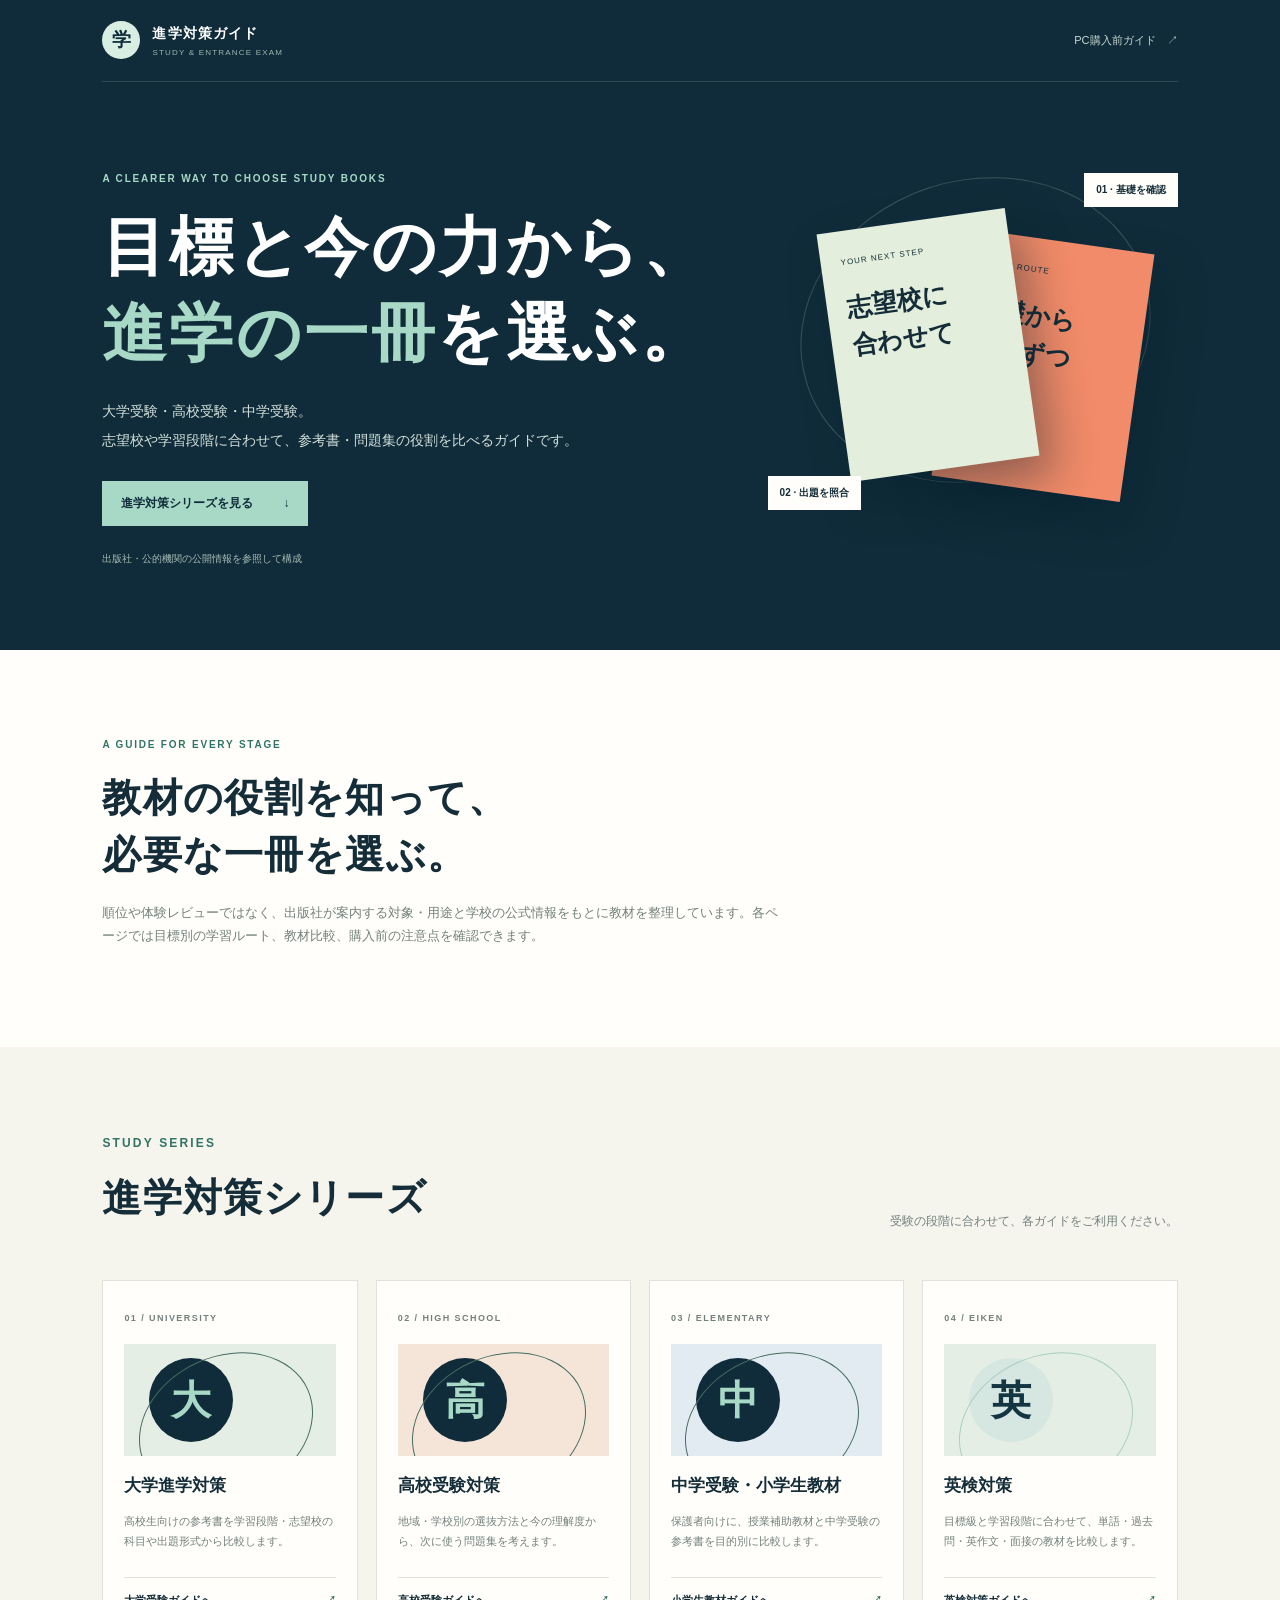
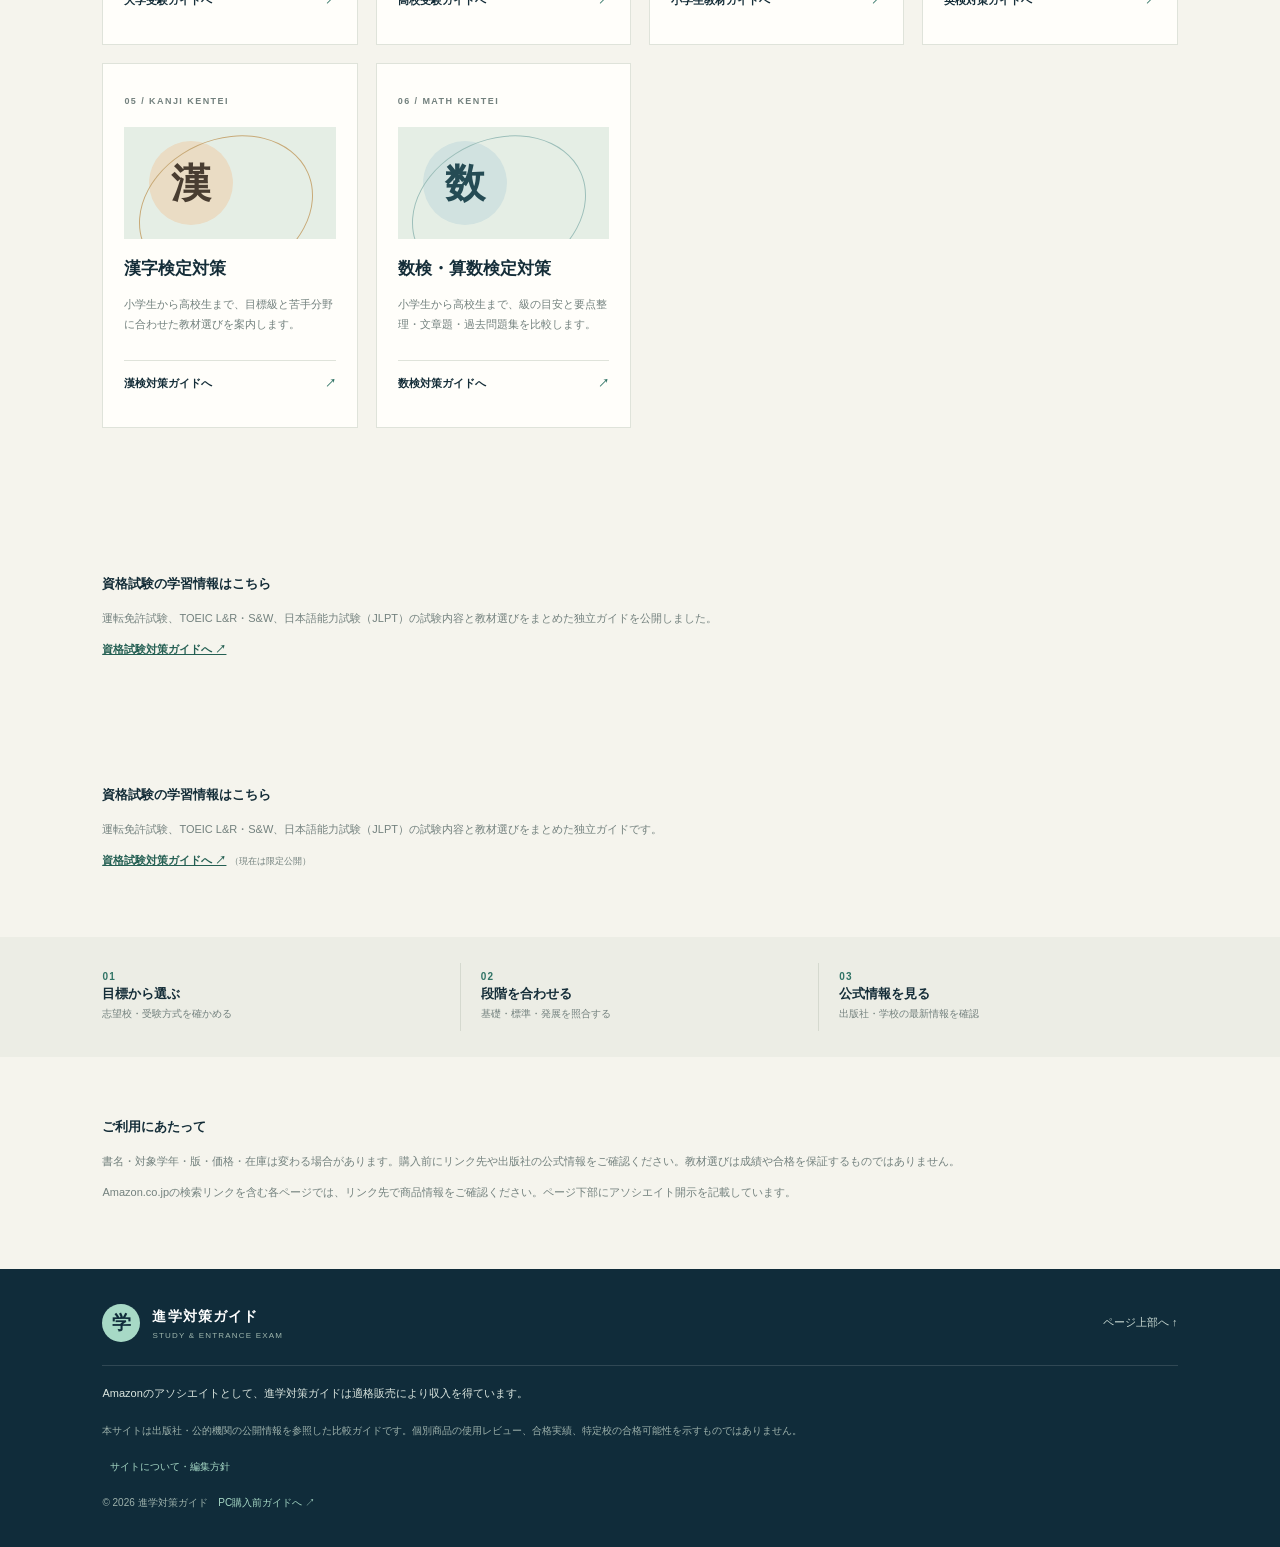
<file: site/index.html>
<!doctype html>
<html lang="ja">
<head>
<meta charset="utf-8"><meta name="viewport" content="width=device-width, initial-scale=1"><meta name="theme-color" content="#102c3a">
<meta name="description" content="大学受験・高校受験・中学受験の参考書から、英検・漢検・数検の教材まで。学習段階や目標に合わせて選ぶための進学対策ガイドです。">
<link rel="canonical" href="https://u-hyt.github.io/school-entrance-guide/">
<meta property="og:type" content="website"><meta property="og:site_name" content="進学対策ガイド"><meta property="og:title" content="進学対策ガイド｜大学・高校・中学受験と英検・漢検・数検"><meta property="og:description" content="大学受験・高校受験・中学受験の参考書と、英検・漢検・数検の教材を目標・学習段階別に案内します。"><meta property="og:url" content="https://u-hyt.github.io/school-entrance-guide/">
<script type="application/ld+json">{"@context":"https://schema.org","@type":"WebSite","name":"進学対策ガイド","url":"https://u-hyt.github.io/school-entrance-guide/"}</script>
<title>進学対策ガイド｜大学・高校・中学受験と英検・漢検・数検</title><link rel="stylesheet" href="style.css">
</head>
<body><header class="hero" id="top"><nav class="top-nav"><a class="brand" href="./"><span class="mark">学</span><span><b>進学対策ガイド</b><small>STUDY & ENTRANCE EXAM</small></span></a><a class="top-link" href="https://u-hyt.github.io/hyu-site/">PC購入前ガイド <span>↗</span></a></nav><div class="hero-inner"><p class="eyebrow">A CLEARER WAY TO CHOOSE STUDY BOOKS</p><h1>目標と今の力から、<br><em>進学の一冊</em>を選ぶ。</h1><p class="lead">大学受験・高校受験・中学受験。<br>志望校や学習段階に合わせて、参考書・問題集の役割を比べるガイドです。</p><a class="cta" href="#series">進学対策シリーズを見る <span>↓</span></a><p class="date">出版社・公的機関の公開情報を参照して構成</p></div><div class="hero-art" aria-hidden="true"><div class="orbit"></div><div class="book book-back"><small>STUDY ROUTE</small><b>基礎から<br>一歩ずつ</b></div><div class="book book-front"><small>YOUR NEXT STEP</small><b>志望校に<br>合わせて</b></div><span class="tag tag-one">01 · 基礎を確認</span><span class="tag tag-two">02 · 出題を照合</span></div></header>
<main><section class="intro"><p class="eyebrow dark">A GUIDE FOR EVERY STAGE</p><h2>教材の役割を知って、<br>必要な一冊を選ぶ。</h2><p>順位や体験レビューではなく、出版社が案内する対象・用途と学校の公式情報をもとに教材を整理しています。各ページでは目標別の学習ルート、教材比較、購入前の注意点を確認できます。</p></section>
<section class="series" id="series"><div class="section-head"><div><p class="eyebrow dark">STUDY SERIES</p><h2>進学対策シリーズ</h2></div><p>受験の段階に合わせて、各ガイドをご利用ください。</p></div><div class="cards">
<a class="series-card university" href="university-books/"><span class="card-no">01 / UNIVERSITY</span><div class="card-visual"><span class="card-circle">大</span><span class="card-arc"></span></div><h3>大学進学対策</h3><p>高校生向けの参考書を学習段階・志望校の科目や出題形式から比較します。</p><span class="card-link">大学受験ガイドへ <b>↗</b></span></a>
<a class="series-card highschool" href="highschool-entrance/"><span class="card-no">02 / HIGH SCHOOL</span><div class="card-visual"><span class="card-circle">高</span><span class="card-arc"></span></div><h3>高校受験対策</h3><p>地域・学校別の選抜方法と今の理解度から、次に使う問題集を考えます。</p><span class="card-link">高校受験ガイドへ <b>↗</b></span></a>
<a class="series-card elementary" href="elementary-entrance/"><span class="card-no">03 / ELEMENTARY</span><div class="card-visual"><span class="card-circle">中</span><span class="card-arc"></span></div><h3>中学受験・小学生教材</h3><p>保護者向けに、授業補助教材と中学受験の参考書を目的別に比較します。</p><span class="card-link">小学生教材ガイドへ <b>↗</b></span></a>
<a class="series-card eiken" href="eiken-prep/"><span class="card-no">04 / EIKEN</span><div class="card-visual"><span class="card-circle">英</span><span class="card-arc"></span></div><h3>英検対策</h3><p>目標級と学習段階に合わせて、単語・過去問・英作文・面接の教材を比較します。</p><span class="card-link">英検対策ガイドへ <b>↗</b></span></a>
<a class="series-card kanken" href="kanji-kentei/"><span class="card-no">05 / KANJI KENTEI</span><div class="card-visual"><span class="card-circle">漢</span><span class="card-arc"></span></div><h3>漢字検定対策</h3><p>小学生から高校生まで、目標級と苦手分野に合わせた教材選びを案内します。</p><span class="card-link">漢検対策ガイドへ <b>↗</b></span></a>
<a class="series-card mathkentei" href="math-kentei/"><span class="card-no">06 / MATH KENTEI</span><div class="card-visual"><span class="card-circle">数</span><span class="card-arc"></span></div><h3>数検・算数検定対策</h3><p>小学生から高校生まで、級の目安と要点整理・文章題・過去問題集を比較します。</p><span class="card-link">数検対策ガイドへ <b>↗</b></span></a>
</div></section>
<section class="notice qualification-link"><b>資格試験の学習情報はこちら</b><p>運転免許試験、TOEIC L&amp;R・S&amp;W、日本語能力試験（JLPT）の試験内容と教材選びをまとめた独立ガイドを公開しました。</p><p><a href="https://qualification-exam-guide.russet-sun-6909.chatgpt.site/" style="font-weight:700;color:#245f53;text-decoration:underline">資格試験対策ガイドへ ↗</a></p></section>
<section class="notice qualification-link"><b>資格試験の学習情報はこちら</b><p>運転免許試験、TOEIC L&amp;R・S&amp;W、日本語能力試験（JLPT）の試験内容と教材選びをまとめた独立ガイドです。</p><p><a href="https://qualification-exam-guide.russet-sun-6909.chatgpt.site/" style="font-weight:700;color:#245f53;text-decoration:underline">資格試験対策ガイドへ ↗</a> <small>（現在は限定公開）</small></p></section>
<section class="principles"><div><span>01</span><b>目標から選ぶ</b><small>志望校・受験方式を確かめる</small></div><div><span>02</span><b>段階を合わせる</b><small>基礎・標準・発展を照合する</small></div><div><span>03</span><b>公式情報を見る</b><small>出版社・学校の最新情報を確認</small></div></section>
<section class="notice"><b>ご利用にあたって</b><p>書名・対象学年・版・価格・在庫は変わる場合があります。購入前にリンク先や出版社の公式情報をご確認ください。教材選びは成績や合格を保証するものではありません。</p><p>Amazon.co.jpの検索リンクを含む各ページでは、リンク先で商品情報をご確認ください。ページ下部にアソシエイト開示を記載しています。</p></section></main>
<footer><div><a class="brand footer-brand" href="./"><span class="mark">学</span><span><b>進学対策ガイド</b><small>STUDY & ENTRANCE EXAM</small></span></a><a class="top-link" href="#top">ページ上部へ ↑</a></div><p>Amazonのアソシエイトとして、進学対策ガイドは適格販売により収入を得ています。</p><p class="small">本サイトは出版社・公的機関の公開情報を参照した比較ガイドです。個別商品の使用レビュー、合格実績、特定校の合格可能性を示すものではありません。</p><p class="small"><a href="about/">サイトについて・編集方針</a></p><p class="small">© 2026 進学対策ガイド <a href="https://u-hyt.github.io/hyu-site/">PC購入前ガイドへ ↗</a></p></footer></body></html>
</file>
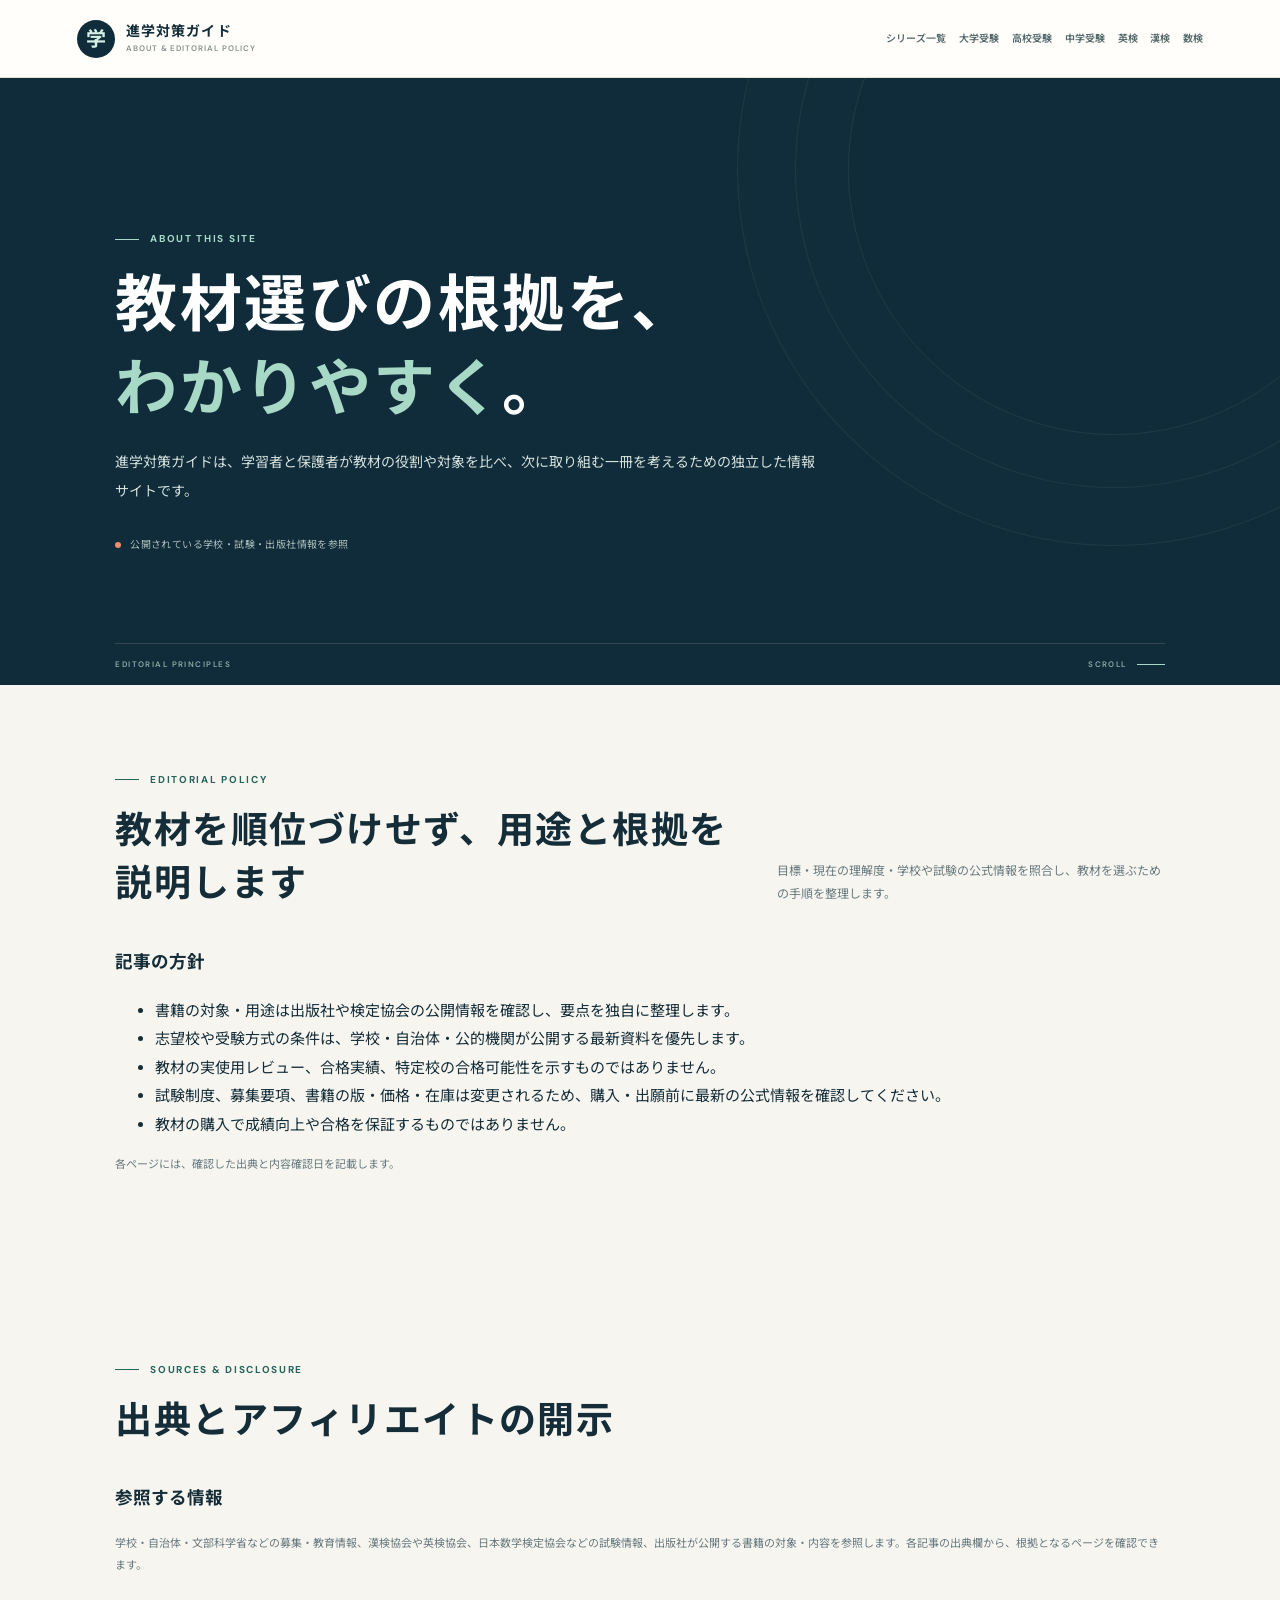
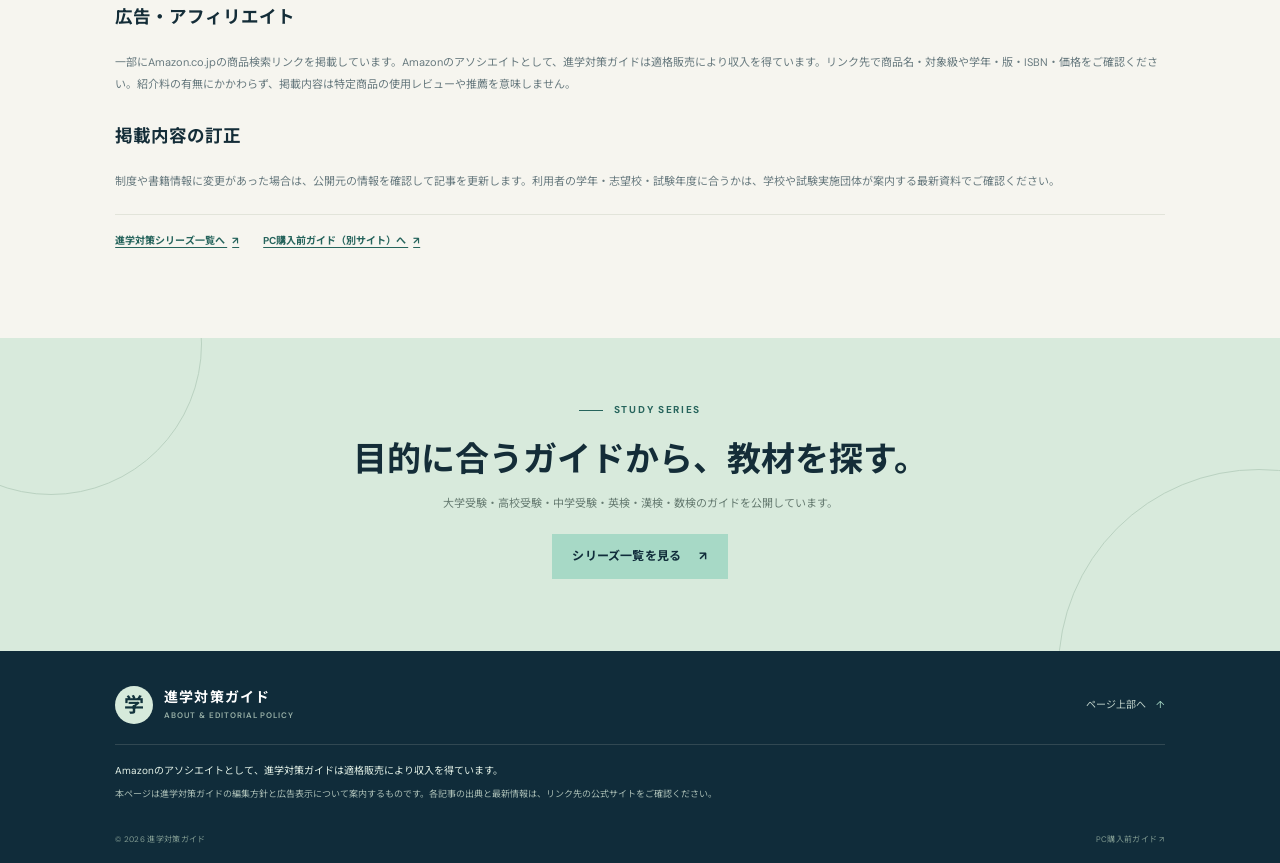
<file: site/about/index.html>
<!doctype html>
<html lang="ja">
<head>
<meta charset="utf-8"><meta name="viewport" content="width=device-width, initial-scale=1"><meta name="theme-color" content="#102c3a">
<meta name="description" content="進学対策ガイドの編集方針、大学・高校・中学受験、英検・漢検・数検の参考書情報の参照元、更新方法、Amazonアソシエイトについてご案内します。">
<meta property="og:type" content="website"><meta property="og:site_name" content="進学対策ガイド"><meta property="og:title" content="サイトについて・編集方針｜進学対策ガイド"><meta property="og:description" content="教材比較の方針、参考にする公式情報、広告・アフィリエイトについてご案内します。"><meta property="og:url" content="https://u-hyt.github.io/school-entrance-guide/about/">
<link rel="canonical" href="https://u-hyt.github.io/school-entrance-guide/about/"><title>サイトについて・編集方針｜進学対策ガイド</title><link rel="stylesheet" href="../eiken-prep/style.css"><link rel="stylesheet" href="extra.css"><script src="../eiken-prep/script.js" defer></script>
<script type="application/ld+json">{"@context":"https://schema.org","@type":"AboutPage","name":"サイトについて・編集方針｜進学対策ガイド","url":"https://u-hyt.github.io/school-entrance-guide/about/","isPartOf":{"@type":"WebSite","name":"進学対策ガイド","url":"https://u-hyt.github.io/school-entrance-guide/"}}</script>
</head><body><a class="skip-link" href="#main">本文へ移動</a>
<header class="site-header"><a class="brand" href="../" aria-label="進学対策ガイド トップへ戻る"><span class="brand-mark" aria-hidden="true">学</span><span><strong>進学対策ガイド</strong><small>ABOUT & EDITORIAL POLICY</small></span></a><nav class="main-nav" aria-label="メインナビゲーション"><a href="../">シリーズ一覧</a><a href="../university-books/">大学受験</a><a href="../highschool-entrance/">高校受験</a><a href="../elementary-entrance/">中学受験</a><a href="../eiken-prep/">英検</a><a href="../kanji-kentei/">漢検</a><a href="../math-kentei/">数検</a></nav><button class="menu-toggle" type="button" aria-label="メニューを開く" aria-expanded="false"><span></span><span></span></button></header>
<main id="main"><section class="hero about-hero" id="top"><div class="hero-copy"><p class="eyebrow"><span class="eyebrow-line"></span> ABOUT THIS SITE</p><h1>教材選びの根拠を、<br><em>わかりやすく</em>。</h1><p class="hero-lead">進学対策ガイドは、学習者と保護者が教材の役割や対象を比べ、次に取り組む一冊を考えるための独立した情報サイトです。</p><div class="hero-note"><span class="note-dot"></span> 公開されている学校・試験・出版社情報を参照</div></div><div class="hero-art about-art" role="img" aria-label="公式情報を見比べて教材を選ぶイメージ"><div class="art-orbit orbit-one"></div><div class="art-orbit orbit-two"></div><div class="art-book book-back"><span>CHECK THE SOURCE</span><b>情報を<br>照合する</b><small>出典と確認日</small></div><div class="art-book book-front"><span>YOUR NEXT STEP</span><b>目的に<br>合わせて</b><small>一冊ずつ選ぶ</small><i>学</i></div></div><div class="hero-bottom"><span>EDITORIAL PRINCIPLES</span><span class="scroll-mark">SCROLL <i></i></span></div></section>
<section class="section sources-section"><div class="section-heading"><div><p class="eyebrow"><span class="eyebrow-line"></span> EDITORIAL POLICY</p><h2>教材を順位づけせず、用途と根拠を説明します</h2></div><p class="section-intro">目標・現在の理解度・学校や試験の公式情報を照合し、教材を選ぶための手順を整理します。</p></div><div class="sources-card policy-card"><h3>記事の方針</h3><ul><li>書籍の対象・用途は出版社や検定協会の公開情報を確認し、要点を独自に整理します。</li><li>志望校や受験方式の条件は、学校・自治体・公的機関が公開する最新資料を優先します。</li><li>教材の実使用レビュー、合格実績、特定校の合格可能性を示すものではありません。</li><li>試験制度、募集要項、書籍の版・価格・在庫は変更されるため、購入・出願前に最新の公式情報を確認してください。</li><li>教材の購入で成績向上や合格を保証するものではありません。</li></ul><p class="sources-asof">各ページには、確認した出典と内容確認日を記載します。</p></div></section>
<section class="section"><div class="section-heading"><div><p class="eyebrow"><span class="eyebrow-line"></span> SOURCES & DISCLOSURE</p><h2>出典とアフィリエイトの開示</h2></div></div><div class="sources-card policy-card"><h3>参照する情報</h3><p>学校・自治体・文部科学省などの募集・教育情報、漢検協会や英検協会、日本数学検定協会などの試験情報、出版社が公開する書籍の対象・内容を参照します。各記事の出典欄から、根拠となるページを確認できます。</p><h3>広告・アフィリエイト</h3><p>一部にAmazon.co.jpの商品検索リンクを掲載しています。Amazonのアソシエイトとして、進学対策ガイドは適格販売により収入を得ています。リンク先で商品名・対象級や学年・版・ISBN・価格をご確認ください。紹介料の有無にかかわらず、掲載内容は特定商品の使用レビューや推薦を意味しません。</p><h3>掲載内容の訂正</h3><p>制度や書籍情報に変更があった場合は、公開元の情報を確認して記事を更新します。利用者の学年・志望校・試験年度に合うかは、学校や試験実施団体が案内する最新資料でご確認ください。</p><div class="policy-links"><a href="../">進学対策シリーズ一覧へ <span>↗</span></a><a href="https://u-hyt.github.io/hyu-site/">PC購入前ガイド（別サイト）へ <span>↗</span></a></div></div></section>
<section class="last-cta"><p class="eyebrow"><span class="eyebrow-line"></span> STUDY SERIES</p><h2>目的に合うガイドから、教材を探す。</h2><p>大学受験・高校受験・中学受験・英検・漢検・数検のガイドを公開しています。</p><a class="button button-primary" href="../#series">シリーズ一覧を見る <span aria-hidden="true">↗</span></a></section></main>
<footer class="site-footer"><div class="footer-top"><a class="brand brand-footer" href="../"><span class="brand-mark" aria-hidden="true">学</span><span><strong>進学対策ガイド</strong><small>ABOUT & EDITORIAL POLICY</small></span></a><a class="back-top" href="#top">ページ上部へ <span>↑</span></a></div><p class="affiliate-disclosure">Amazonのアソシエイトとして、進学対策ガイドは適格販売により収入を得ています。</p><p class="footer-copy">本ページは進学対策ガイドの編集方針と広告表示について案内するものです。各記事の出典と最新情報は、リンク先の公式サイトをご確認ください。</p><div class="footer-bottom"><span>© 2026 進学対策ガイド</span><span><a href="https://u-hyt.github.io/hyu-site/">PC購入前ガイド ↗</a></span></div></footer></body></html>
</file>
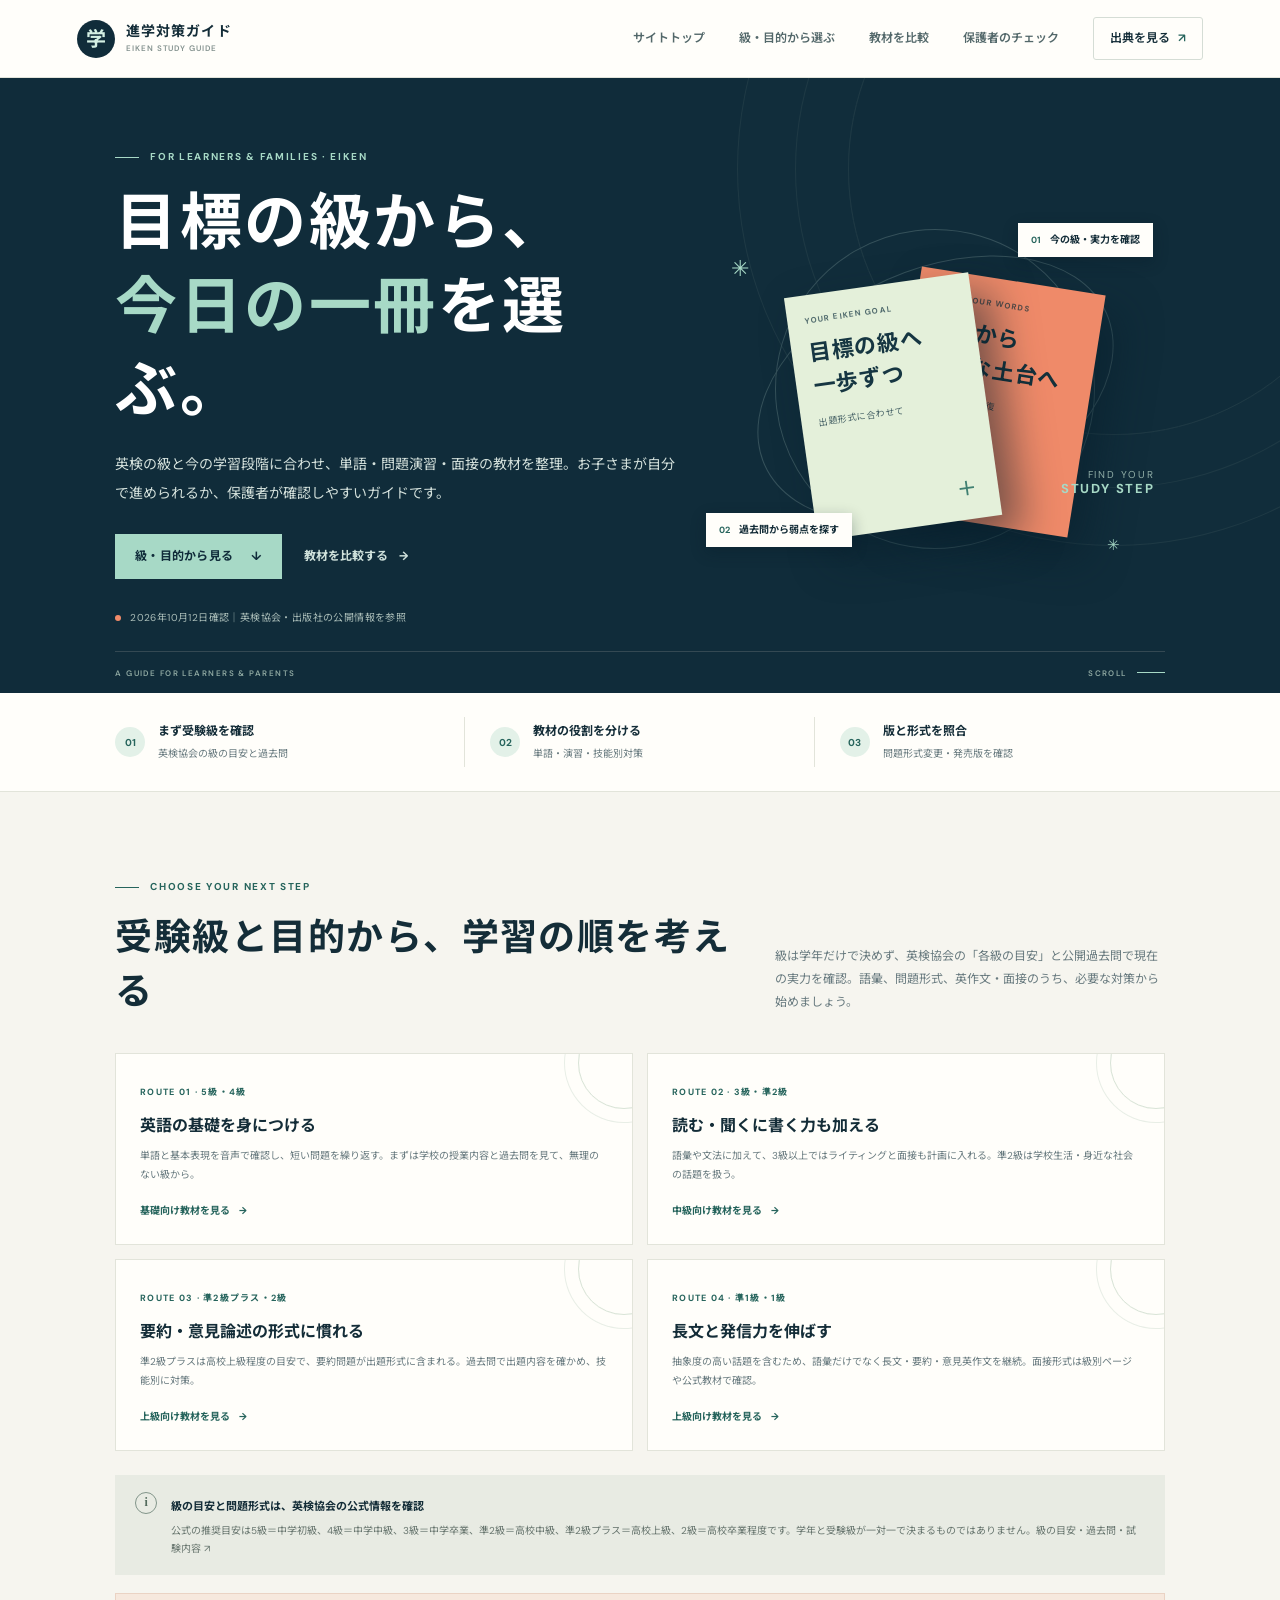
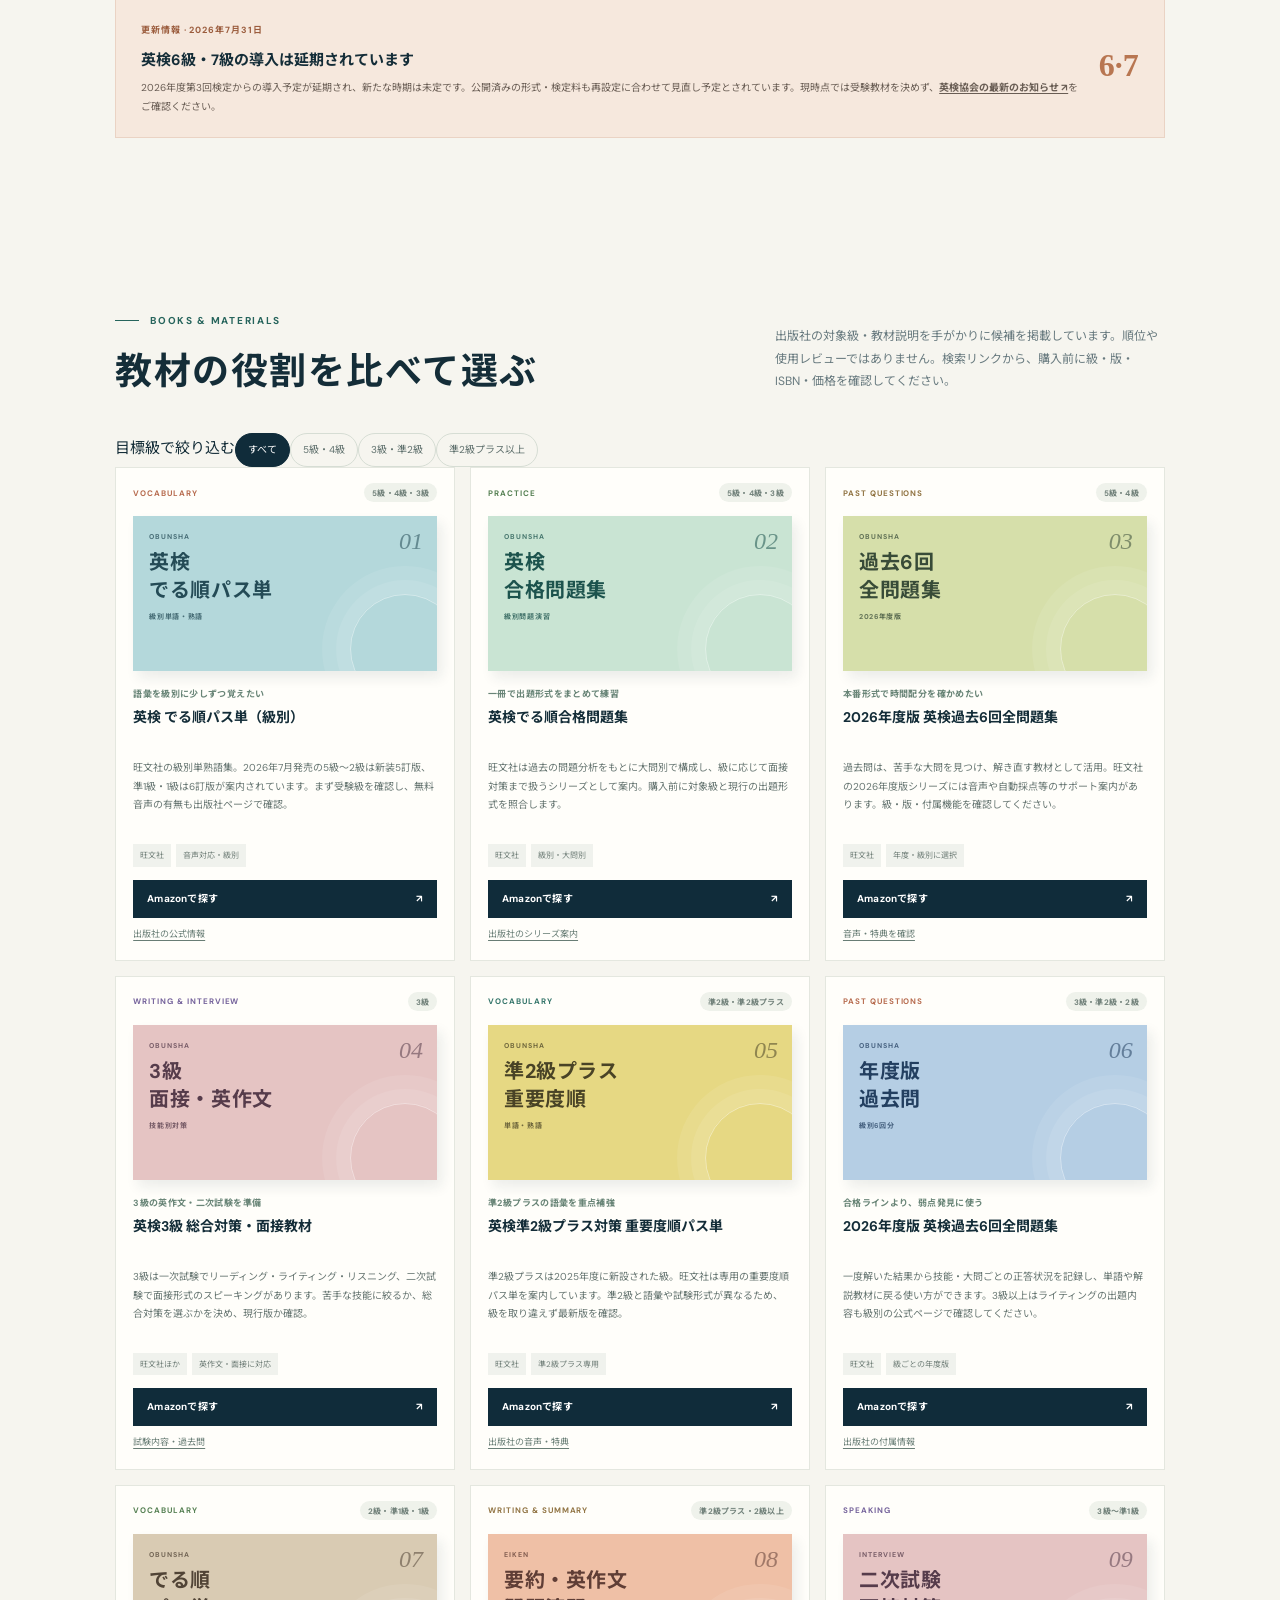
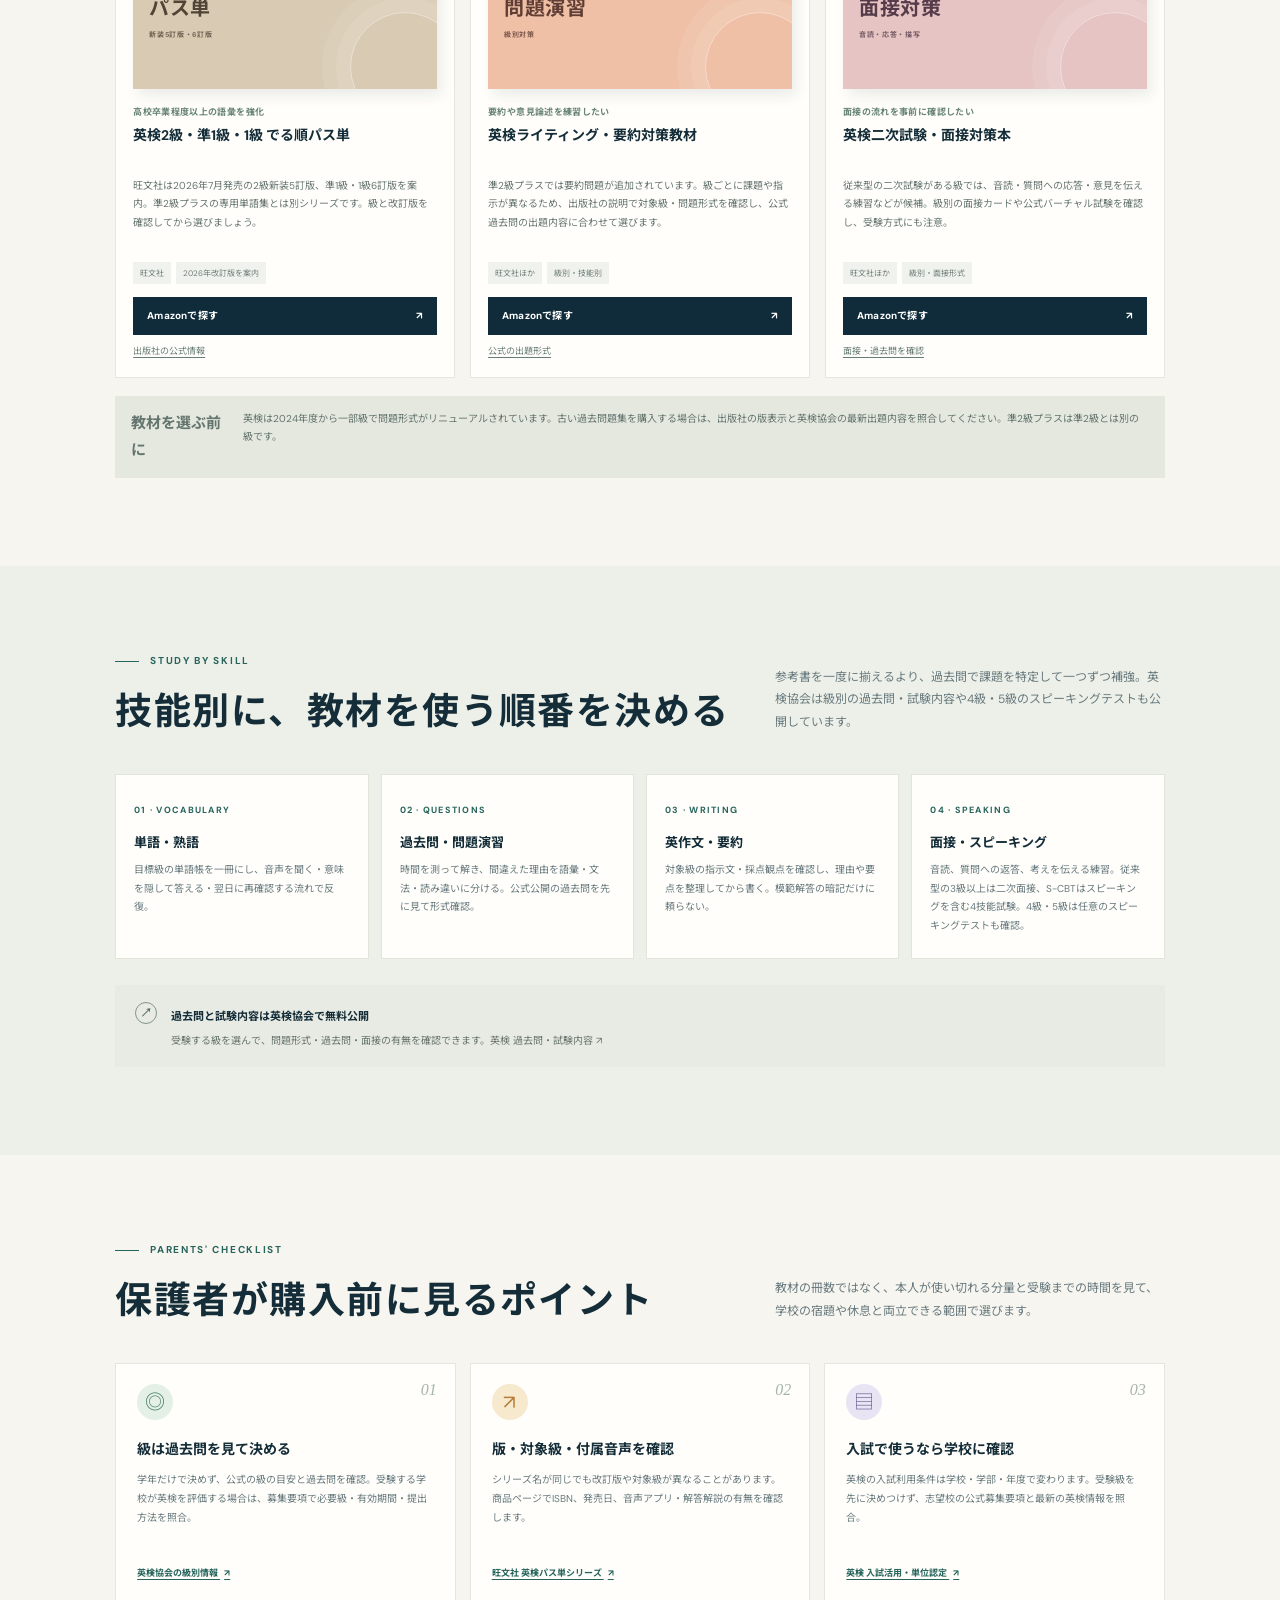
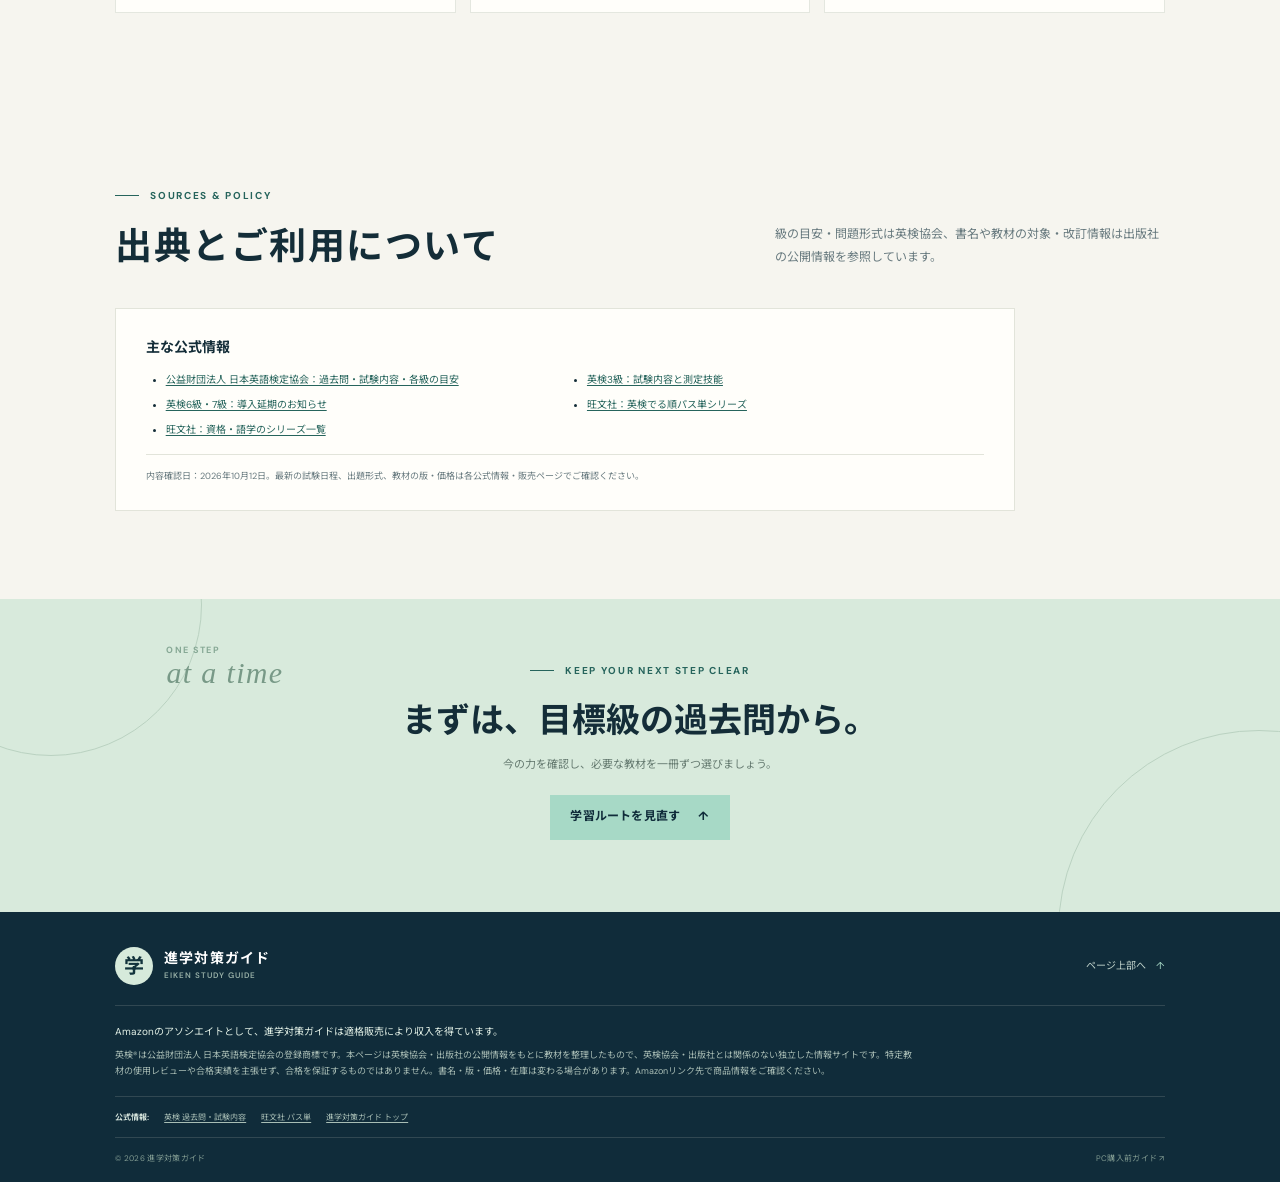
<file: site/eiken-prep/index.html>
<!doctype html>
<html lang="ja">
<head>
<meta charset="utf-8"><meta name="viewport" content="width=device-width, initial-scale=1"><meta name="theme-color" content="#102c3a">
<meta name="description" content="保護者と学習者向けに英検5級から1級までの参考書・問題集を目的別に比較。級選び、単語・過去問・ライティング・面接の教材ルートを整理します。">
<link rel="canonical" href="https://u-hyt.github.io/school-entrance-guide/eiken-prep/"><title>英検対策ガイド｜級・学習段階に合う参考書と問題集</title>
<link rel="stylesheet" href="style.css"><link rel="stylesheet" href="extra.css"><script src="script.js" defer></script>
<script type="application/ld+json">{"@context":"https://schema.org","@type":"BreadcrumbList","itemListElement":[{"@type":"ListItem","position":1,"name":"進学対策ガイド","item":"https://u-hyt.github.io/school-entrance-guide/"},{"@type":"ListItem","position":2,"name":"英検対策ガイド","item":"https://u-hyt.github.io/school-entrance-guide/eiken-prep/"}]}</script>
</head>
<body>
<a class="skip-link" href="#main">本文へ移動</a>
<header class="site-header"><a class="brand" href="../" aria-label="進学対策ガイド トップへ戻る"><span class="brand-mark" aria-hidden="true">学</span><span><strong>進学対策ガイド</strong><small>EIKEN STUDY GUIDE</small></span></a><nav class="main-nav" aria-label="メインナビゲーション"><a href="../">サイトトップ</a><a href="#routes">級・目的から選ぶ</a><a href="#books">教材を比較</a><a href="#parents">保護者のチェック</a><a class="nav-cta" href="#sources">出典を見る <span aria-hidden="true">↗</span></a></nav><button class="menu-toggle" type="button" aria-label="メニューを開く" aria-expanded="false"><span></span><span></span></button></header>
<main id="main">
<section class="hero" id="top"><div class="hero-copy"><p class="eyebrow"><span class="eyebrow-line"></span> FOR LEARNERS & FAMILIES · EIKEN</p><h1>目標の級から、<br><em>今日の一冊</em>を選ぶ。</h1><p class="hero-lead">英検の級と今の学習段階に合わせ、単語・問題演習・面接の教材を整理。お子さまが自分で進められるか、保護者が確認しやすいガイドです。</p><div class="hero-actions"><a class="button button-primary" href="#routes">級・目的から見る <span aria-hidden="true">↓</span></a><a class="text-link" href="#books">教材を比較する <span aria-hidden="true">→</span></a></div><div class="hero-note"><span class="note-dot"></span> 2026年10月12日確認｜英検協会・出版社の公開情報を参照</div></div>
<div class="hero-art" role="img" aria-label="英検の目標級に合わせて単語、過去問、技能別演習に取り組む学習イメージ"><div class="art-orbit orbit-one"></div><div class="art-orbit orbit-two"></div><div class="art-star star-one">✳</div><div class="art-star star-two">✳</div><div class="art-book book-back"><span>BUILD YOUR WORDS</span><b>単語から<br>確かな土台へ</b><small>音声と例文で反復</small></div><div class="art-book book-front"><span>YOUR EIKEN GOAL</span><b>目標の級へ<br>一歩ずつ</b><small>出題形式に合わせて</small><i>＋</i></div><div class="goal-tag tag-top"><span>01</span> 今の級・実力を確認</div><div class="goal-tag tag-bottom"><span>02</span> 過去問から弱点を探す</div><div class="art-caption">FIND YOUR<br><strong>STUDY STEP</strong></div></div><div class="hero-bottom"><span>A GUIDE FOR LEARNERS & PARENTS</span><span class="scroll-mark">SCROLL <i></i></span></div></section>
<section class="trust-strip" aria-label="このガイドの方針"><div><span class="strip-icon">01</span><span><b>まず受験級を確認</b><small>英検協会の級の目安と過去問</small></span></div><div><span class="strip-icon">02</span><span><b>教材の役割を分ける</b><small>単語・演習・技能別対策</small></span></div><div><span class="strip-icon">03</span><span><b>版と形式を照合</b><small>問題形式変更・発売版を確認</small></span></div></section>
<section class="section routes-section" id="routes"><div class="section-heading"><div><p class="eyebrow"><span class="eyebrow-line"></span> CHOOSE YOUR NEXT STEP</p><h2>受験級と目的から、学習の順を考える</h2></div><p class="section-intro">級は学年だけで決めず、英検協会の「各級の目安」と公開過去問で現在の実力を確認。語彙、問題形式、英作文・面接のうち、必要な対策から始めましょう。</p></div>
<div class="eiken-route-grid"><article class="eiken-route"><span>ROUTE 01 · 5級・4級</span><h3>英語の基礎を身につける</h3><p>単語と基本表現を音声で確認し、短い問題を繰り返す。まずは学校の授業内容と過去問を見て、無理のない級から。</p><a href="#books" data-jump="basic">基礎向け教材を見る <b>→</b></a></article><article class="eiken-route"><span>ROUTE 02 · 3級・準2級</span><h3>読む・聞くに書く力も加える</h3><p>語彙や文法に加えて、3級以上ではライティングと面接も計画に入れる。準2級は学校生活・身近な社会の話題を扱う。</p><a href="#books" data-jump="middle">中級向け教材を見る <b>→</b></a></article><article class="eiken-route"><span>ROUTE 03 · 準2級プラス・2級</span><h3>要約・意見論述の形式に慣れる</h3><p>準2級プラスは高校上級程度の目安で、要約問題が出題形式に含まれる。過去問で出題内容を確かめ、技能別に対策。</p><a href="#books" data-jump="advanced">上級向け教材を見る <b>→</b></a></article><article class="eiken-route"><span>ROUTE 04 · 準1級・1級</span><h3>長文と発信力を伸ばす</h3><p>抽象度の高い話題を含むため、語彙だけでなく長文・要約・意見英作文を継続。面接形式は級別ページや公式教材で確認。</p><a href="#books" data-jump="advanced">上級向け教材を見る <b>→</b></a></article></div>
<div class="official-note"><span class="official-note-mark">i</span><div><b>級の目安と問題形式は、英検協会の公式情報を確認</b><p>公式の推奨目安は5級＝中学初級、4級＝中学中級、3級＝中学卒業、準2級＝高校中級、準2級プラス＝高校上級、2級＝高校卒業程度です。学年と受験級が一対一で決まるものではありません。<a href="https://www.eiken.or.jp/eiken/exam/" target="_blank" rel="noopener">級の目安・過去問・試験内容 ↗</a></p></div></div>
<div class="grade67-note"><div><span class="grade67-label">更新情報 · 2026年7月31日</span><h3>英検6級・7級の導入は延期されています</h3><p>2026年度第3回検定からの導入予定が延期され、新たな時期は未定です。公開済みの形式・検定料も再設定に合わせて見直し予定とされています。現時点では受験教材を決めず、<a href="https://www.eiken.or.jp/eiken/mm/grade67_info/" target="_blank" rel="noopener">英検協会の最新のお知らせ ↗</a>をご確認ください。</p></div><span class="grade67-icon" aria-hidden="true">6·7</span></div>
</section>
<section class="section books-section" id="books"><div class="section-heading"><div><p class="eyebrow"><span class="eyebrow-line"></span> BOOKS & MATERIALS</p><h2>教材の役割を比べて選ぶ</h2></div><p class="section-intro">出版社の対象級・教材説明を手がかりに候補を掲載しています。順位や使用レビューではありません。検索リンクから、購入前に級・版・ISBN・価格を確認してください。</p></div>
<div class="filter-row" role="group" aria-label="教材を目標級で絞り込む"><span>目標級で絞り込む</span><button class="filter-pill is-active" type="button" data-filter="all" aria-pressed="true">すべて</button><button class="filter-pill" type="button" data-filter="basic" aria-pressed="false">5級・4級</button><button class="filter-pill" type="button" data-filter="middle" aria-pressed="false">3級・準2級</button><button class="filter-pill" type="button" data-filter="advanced" aria-pressed="false">準2級プラス以上</button></div>
<div class="book-grid">
<article class="book-card" data-subject="basic"><div class="book-topline"><span class="subject-label english-label">VOCABULARY</span><span class="level-label">5級・4級・3級</span></div><div class="book-cover cover-sky"><span>OBUNSHA</span><b>英検<br>でる順パス単</b><small>級別単語・熟語</small><i>01</i></div><div class="book-content"><p class="book-purpose">語彙を級別に少しずつ覚えたい</p><h3>英検 でる順パス単（級別）</h3><p class="book-summary">旺文社の級別単熟語集。2026年7月発売の5級〜2級は新装5訂版、準1級・1級は6訂版が案内されています。まず受験級を確認し、無料音声の有無も出版社ページで確認。</p><div class="book-meta"><span>旺文社</span><span>音声対応・級別</span></div><div class="book-actions"><a class="button button-dark" href="https://www.amazon.co.jp/s?k=%E8%8B%B1%E6%A4%9C+%E3%81%A7%E3%82%8B%E9%A0%86%E3%83%91%E3%82%B9%E5%8D%98+5%E7%B4%9A+4%E7%B4%9A+3%E7%B4%9A+%E6%96%B0%E8%A3%855%E8%A8%82%E7%89%88&tag=hyusiteguide-22" target="_blank" rel="sponsored nofollow noopener">Amazonで探す <span>↗</span></a><a class="publisher-link" href="https://www.obunsha.co.jp/product/series/f035" target="_blank" rel="noopener">出版社の公式情報</a></div></div></article>
<article class="book-card" data-subject="basic"><div class="book-topline"><span class="subject-label science-label">PRACTICE</span><span class="level-label">5級・4級・3級</span></div><div class="book-cover cover-mint"><span>OBUNSHA</span><b>英検<br>合格問題集</b><small>級別問題演習</small><i>02</i></div><div class="book-content"><p class="book-purpose">一冊で出題形式をまとめて練習</p><h3>英検でる順合格問題集</h3><p class="book-summary">旺文社は過去の問題分析をもとに大問別で構成し、級に応じて面接対策まで扱うシリーズとして案内。購入前に対象級と現行の出題形式を照合します。</p><div class="book-meta"><span>旺文社</span><span>級別・大問別</span></div><div class="book-actions"><a class="button button-dark" href="https://www.amazon.co.jp/s?k=%E8%8B%B1%E6%A4%9C+%E3%81%A7%E3%82%8B%E9%A0%86%E5%90%88%E6%A0%BC%E5%95%8F%E9%A1%8C%E9%9B%86+%E7%B4%9A%E5%88%A5+%E6%9C%80%E6%96%B0%E7%89%88&tag=hyusiteguide-22" target="_blank" rel="sponsored nofollow noopener">Amazonで探す <span>↗</span></a><a class="publisher-link" href="https://www.obunsha.co.jp/series/05" target="_blank" rel="noopener">出版社のシリーズ案内</a></div></div></article>
<article class="book-card" data-subject="basic"><div class="book-topline"><span class="subject-label social-label">PAST QUESTIONS</span><span class="level-label">5級・4級</span></div><div class="book-cover cover-lime"><span>OBUNSHA</span><b>過去6回<br>全問題集</b><small>2026年度版</small><i>03</i></div><div class="book-content"><p class="book-purpose">本番形式で時間配分を確かめたい</p><h3>2026年度版 英検過去6回全問題集</h3><p class="book-summary">過去問は、苦手な大問を見つけ、解き直す教材として活用。旺文社の2026年度版シリーズには音声や自動採点等のサポート案内があります。級・版・付属機能を確認してください。</p><div class="book-meta"><span>旺文社</span><span>年度・級別に選択</span></div><div class="book-actions"><a class="button button-dark" href="https://www.amazon.co.jp/s?k=2026%E5%B9%B4%E5%BA%A6%E7%89%88+%E8%8B%B1%E6%A4%9C5%E7%B4%9A+%E9%81%8E%E5%8E%BB6%E5%9B%9E%E5%85%A8%E5%95%8F%E9%A1%8C%E9%9B%86&tag=hyusiteguide-22" target="_blank" rel="sponsored nofollow noopener">Amazonで探す <span>↗</span></a><a class="publisher-link" href="https://www.obunsha.co.jp/support/tokuten/4" target="_blank" rel="noopener">音声・特典を確認</a></div></div></article>
<article class="book-card" data-subject="middle"><div class="book-topline"><span class="subject-label japanese-label">WRITING & INTERVIEW</span><span class="level-label">3級</span></div><div class="book-cover cover-rose"><span>OBUNSHA</span><b>3級<br>面接・英作文</b><small>技能別対策</small><i>04</i></div><div class="book-content"><p class="book-purpose">3級の英作文・二次試験を準備</p><h3>英検3級 総合対策・面接教材</h3><p class="book-summary">3級は一次試験でリーディング・ライティング・リスニング、二次試験で面接形式のスピーキングがあります。苦手な技能に絞るか、総合対策を選ぶかを決め、現行版か確認。</p><div class="book-meta"><span>旺文社ほか</span><span>英作文・面接に対応</span></div><div class="book-actions"><a class="button button-dark" href="https://www.amazon.co.jp/s?k=%E8%8B%B1%E6%A4%9C3%E7%B4%9A+%E9%9D%A2%E6%8E%A5+%E8%8B%B1%E4%BD%9C%E6%96%87+%E5%AF%BE%E7%AD%96+2026&tag=hyusiteguide-22" target="_blank" rel="sponsored nofollow noopener">Amazonで探す <span>↗</span></a><a class="publisher-link" href="https://www.eiken.or.jp/eiken/exam/grade_3/" target="_blank" rel="noopener">試験内容・過去問</a></div></div></article>
<article class="book-card" data-subject="middle"><div class="book-topline"><span class="subject-label math-label">VOCABULARY</span><span class="level-label">準2級・準2級プラス</span></div><div class="book-cover cover-yellow"><span>OBUNSHA</span><b>準2級プラス<br>重要度順</b><small>単語・熟語</small><i>05</i></div><div class="book-content"><p class="book-purpose">準2級プラスの語彙を重点補強</p><h3>英検準2級プラス対策 重要度順パス単</h3><p class="book-summary">準2級プラスは2025年度に新設された級。旺文社は専用の重要度順パス単を案内しています。準2級と語彙や試験形式が異なるため、級を取り違えず最新版を確認。</p><div class="book-meta"><span>旺文社</span><span>準2級プラス専用</span></div><div class="book-actions"><a class="button button-dark" href="https://www.amazon.co.jp/s?k=%E8%8B%B1%E6%A4%9C+%E6%BA%962%E7%B4%9A%E3%83%97%E3%83%A9%E3%82%B9+%E9%87%8D%E8%A6%81%E5%BA%A6%E9%A0%86%E3%83%91%E3%82%B9%E5%8D%98+%E6%96%B0%E8%A3%85%E7%89%88&tag=hyusiteguide-22" target="_blank" rel="sponsored nofollow noopener">Amazonで探す <span>↗</span></a><a class="publisher-link" href="https://www.obunsha.co.jp/support/tokuten/4" target="_blank" rel="noopener">出版社の音声・特典</a></div></div></article>
<article class="book-card" data-subject="middle"><div class="book-topline"><span class="subject-label english-label">PAST QUESTIONS</span><span class="level-label">3級・準2級・2級</span></div><div class="book-cover cover-blue"><span>OBUNSHA</span><b>年度版<br>過去問</b><small>級別6回分</small><i>06</i></div><div class="book-content"><p class="book-purpose">合格ラインより、弱点発見に使う</p><h3>2026年度版 英検過去6回全問題集</h3><p class="book-summary">一度解いた結果から技能・大問ごとの正答状況を記録し、単語や解説教材に戻る使い方ができます。3級以上はライティングの出題内容も級別の公式ページで確認してください。</p><div class="book-meta"><span>旺文社</span><span>級ごとの年度版</span></div><div class="book-actions"><a class="button button-dark" href="https://www.amazon.co.jp/s?k=2026%E5%B9%B4%E5%BA%A6%E7%89%88+%E8%8B%B1%E6%A4%9C3%E7%B4%9A+%E6%BA%962%E7%B4%9A+2%E7%B4%9A+%E9%81%8E%E5%8E%BB6%E5%9B%9E%E5%85%A8%E5%95%8F%E9%A1%8C%E9%9B%86&tag=hyusiteguide-22" target="_blank" rel="sponsored nofollow noopener">Amazonで探す <span>↗</span></a><a class="publisher-link" href="https://www.obunsha.co.jp/support/tokuten/4" target="_blank" rel="noopener">出版社の付属情報</a></div></div></article>
<article class="book-card" data-subject="advanced"><div class="book-topline"><span class="subject-label science-label">VOCABULARY</span><span class="level-label">2級・準1級・1級</span></div><div class="book-cover cover-sand"><span>OBUNSHA</span><b>でる順<br>パス単</b><small>新装5訂版・6訂版</small><i>07</i></div><div class="book-content"><p class="book-purpose">高校卒業程度以上の語彙を強化</p><h3>英検2級・準1級・1級 でる順パス単</h3><p class="book-summary">旺文社は2026年7月発売の2級新装5訂版、準1級・1級6訂版を案内。準2級プラスの専用単語集とは別シリーズです。級と改訂版を確認してから選びましょう。</p><div class="book-meta"><span>旺文社</span><span>2026年改訂版を案内</span></div><div class="book-actions"><a class="button button-dark" href="https://www.amazon.co.jp/s?k=%E8%8B%B1%E6%A4%9C+%E3%81%A7%E3%82%8B%E9%A0%86%E3%83%91%E3%82%B9%E5%8D%98+2%E7%B4%9A+%E6%BA%961%E7%B4%9A+1%E7%B4%9A+2026&tag=hyusiteguide-22" target="_blank" rel="sponsored nofollow noopener">Amazonで探す <span>↗</span></a><a class="publisher-link" href="https://www.obunsha.co.jp/product/series/f035" target="_blank" rel="noopener">出版社の公式情報</a></div></div></article>
<article class="book-card" data-subject="advanced"><div class="book-topline"><span class="subject-label social-label">WRITING & SUMMARY</span><span class="level-label">準2級プラス・2級以上</span></div><div class="book-cover cover-coral"><span>EIKEN</span><b>要約・英作文<br>問題演習</b><small>級別対策</small><i>08</i></div><div class="book-content"><p class="book-purpose">要約や意見論述を練習したい</p><h3>英検ライティング・要約対策教材</h3><p class="book-summary">準2級プラスでは要約問題が追加されています。級ごとに課題や指示が異なるため、出版社の説明で対象級・問題形式を確認し、公式過去問の出題内容に合わせて選びます。</p><div class="book-meta"><span>旺文社ほか</span><span>級別・技能別</span></div><div class="book-actions"><a class="button button-dark" href="https://www.amazon.co.jp/s?k=%E8%8B%B1%E6%A4%9C+%E6%BA%962%E7%B4%9A%E3%83%97%E3%83%A9%E3%82%B9+2%E7%B4%9A+%E8%A6%81%E7%B4%84+%E8%8B%B1%E4%BD%9C%E6%96%87+%E5%AF%BE%E7%AD%96&tag=hyusiteguide-22" target="_blank" rel="sponsored nofollow noopener">Amazonで探す <span>↗</span></a><a class="publisher-link" href="https://www.eiken.or.jp/eiken/exam/" target="_blank" rel="noopener">公式の出題形式</a></div></div></article>
<article class="book-card" data-subject="advanced"><div class="book-topline"><span class="subject-label japanese-label">SPEAKING</span><span class="level-label">3級〜準1級</span></div><div class="book-cover cover-rose"><span>INTERVIEW</span><b>二次試験<br>面接対策</b><small>音読・応答・描写</small><i>09</i></div><div class="book-content"><p class="book-purpose">面接の流れを事前に確認したい</p><h3>英検二次試験・面接対策本</h3><p class="book-summary">従来型の二次試験がある級では、音読・質問への応答・意見を伝える練習などが候補。級別の面接カードや公式バーチャル試験を確認し、受験方式にも注意。</p><div class="book-meta"><span>旺文社ほか</span><span>級別・面接形式</span></div><div class="book-actions"><a class="button button-dark" href="https://www.amazon.co.jp/s?k=%E8%8B%B1%E6%A4%9C+%E4%BA%8C%E6%AC%A1%E8%A9%A6%E9%A8%93+%E9%9D%A2%E6%8E%A5+%E5%AF%BE%E7%AD%96+%E7%B4%9A%E5%88%A5+2026&tag=hyusiteguide-22" target="_blank" rel="sponsored nofollow noopener">Amazonで探す <span>↗</span></a><a class="publisher-link" href="https://www.eiken.or.jp/eiken/exam/" target="_blank" rel="noopener">面接・過去問を確認</a></div></div></article>
</div><div class="product-caveat"><b>教材を選ぶ前に</b><p>英検は2024年度から一部級で問題形式がリニューアルされています。古い過去問題集を購入する場合は、出版社の版表示と英検協会の最新出題内容を照合してください。準2級プラスは準2級とは別の級です。</p></div></section>
<section class="section eiken-skill-section"><div class="section-heading"><div><p class="eyebrow"><span class="eyebrow-line"></span> STUDY BY SKILL</p><h2>技能別に、教材を使う順番を決める</h2></div><p class="section-intro">参考書を一度に揃えるより、過去問で課題を特定して一つずつ補強。英検協会は級別の過去問・試験内容や4級・5級のスピーキングテストも公開しています。</p></div><div class="skill-grid"><article><span>01 · VOCABULARY</span><h3>単語・熟語</h3><p>目標級の単語帳を一冊にし、音声を聞く・意味を隠して答える・翌日に再確認する流れで反復。</p></article><article><span>02 · QUESTIONS</span><h3>過去問・問題演習</h3><p>時間を測って解き、間違えた理由を語彙・文法・読み違いに分ける。公式公開の過去問を先に見て形式確認。</p></article><article><span>03 · WRITING</span><h3>英作文・要約</h3><p>対象級の指示文・採点観点を確認し、理由や要点を整理してから書く。模範解答の暗記だけに頼らない。</p></article><article><span>04 · SPEAKING</span><h3>面接・スピーキング</h3><p>音読、質問への返答、考えを伝える練習。従来型の3級以上は二次面接、S-CBTはスピーキングを含む4技能試験。4級・5級は任意のスピーキングテストも確認。</p></article></div><div class="official-note"><span class="official-note-mark">↗</span><div><b>過去問と試験内容は英検協会で無料公開</b><p>受験する級を選んで、問題形式・過去問・面接の有無を確認できます。<a href="https://www.eiken.or.jp/eiken/exam/" target="_blank" rel="noopener">英検 過去問・試験内容 ↗</a></p></div></div></section>
<section class="section" id="parents"><div class="section-heading"><div><p class="eyebrow"><span class="eyebrow-line"></span> PARENTS' CHECKLIST</p><h2>保護者が購入前に見るポイント</h2></div><p class="section-intro">教材の冊数ではなく、本人が使い切れる分量と受験までの時間を見て、学校の宿題や休息と両立できる範囲で選びます。</p></div><div class="check-grid"><article class="check-card"><span class="check-no">01</span><span class="check-symbol symbol-target">◎</span><h3>級は過去問を見て決める</h3><p>学年だけで決めず、公式の級の目安と過去問を確認。受験する学校が英検を評価する場合は、募集要項で必要級・有効期間・提出方法を照合。</p><a href="https://www.eiken.or.jp/eiken/exam/" target="_blank" rel="noopener">英検協会の級別情報 <span>↗</span></a></article><article class="check-card"><span class="check-no">02</span><span class="check-symbol symbol-level">↗</span><h3>版・対象級・付属音声を確認</h3><p>シリーズ名が同じでも改訂版や対象級が異なることがあります。商品ページでISBN、発売日、音声アプリ・解答解説の有無を確認します。</p><a href="https://www.obunsha.co.jp/product/series/f035" target="_blank" rel="noopener">旺文社 英検パス単シリーズ <span>↗</span></a></article><article class="check-card"><span class="check-no">03</span><span class="check-symbol symbol-plan">▤</span><h3>入試で使うなら学校に確認</h3><p>英検の入試利用条件は学校・学部・年度で変わります。受験級を先に決めつけず、志望校の公式募集要項と最新の英検情報を照合。</p><a href="https://search.eiken.or.jp/qualification/" target="_blank" rel="noopener">英検 入試活用・単位認定 <span>↗</span></a></article></div></section>
<section class="section sources-section" id="sources"><div class="section-heading"><div><p class="eyebrow"><span class="eyebrow-line"></span> SOURCES & POLICY</p><h2>出典とご利用について</h2></div><p class="section-intro">級の目安・問題形式は英検協会、書名や教材の対象・改訂情報は出版社の公開情報を参照しています。</p></div><div class="sources-card"><h3>主な公式情報</h3><ul><li><a href="https://www.eiken.or.jp/eiken/exam/" target="_blank" rel="noopener">公益財団法人 日本英語検定協会：過去問・試験内容・各級の目安</a></li><li><a href="https://www.eiken.or.jp/eiken/exam/grade_3/" target="_blank" rel="noopener">英検3級：試験内容と測定技能</a></li><li><a href="https://www.eiken.or.jp/eiken/mm/grade67_info/" target="_blank" rel="noopener">英検6級・7級：導入延期のお知らせ</a></li><li><a href="https://www.obunsha.co.jp/product/series/f035" target="_blank" rel="noopener">旺文社：英検でる順パス単シリーズ</a></li><li><a href="https://www.obunsha.co.jp/series/05" target="_blank" rel="noopener">旺文社：資格・語学のシリーズ一覧</a></li></ul><p class="sources-asof">内容確認日：2026年10月12日。最新の試験日程、出題形式、教材の版・価格は各公式情報・販売ページでご確認ください。</p></div></section>
<section class="last-cta"><span class="cta-decoration">ONE STEP<br><span>at a time</span></span><p class="eyebrow"><span class="eyebrow-line"></span> KEEP YOUR NEXT STEP CLEAR</p><h2>まずは、目標級の過去問から。</h2><p>今の力を確認し、必要な教材を一冊ずつ選びましょう。</p><a class="button button-primary" href="#routes">学習ルートを見直す <span aria-hidden="true">↑</span></a></section>
</main>
<footer class="site-footer"><div class="footer-top"><a class="brand brand-footer" href="../"><span class="brand-mark" aria-hidden="true">学</span><span><strong>進学対策ガイド</strong><small>EIKEN STUDY GUIDE</small></span></a><a class="back-top" href="#top">ページ上部へ <span>↑</span></a></div><p class="affiliate-disclosure">Amazonのアソシエイトとして、進学対策ガイドは適格販売により収入を得ています。</p><p class="footer-copy">英検®は公益財団法人 日本英語検定協会の登録商標です。本ページは英検協会・出版社の公開情報をもとに教材を整理したもので、英検協会・出版社とは関係のない独立した情報サイトです。特定教材の使用レビューや合格実績を主張せず、合格を保証するものではありません。書名・版・価格・在庫は変わる場合があります。Amazonリンク先で商品情報をご確認ください。</p><div class="source-list" id="source-links"><b>公式情報:</b><a href="https://www.eiken.or.jp/eiken/exam/" target="_blank" rel="noopener">英検 過去問・試験内容</a><a href="https://www.obunsha.co.jp/product/series/f035" target="_blank" rel="noopener">旺文社 パス単</a><a href="../">進学対策ガイド トップ</a></div><div class="footer-bottom"><span>© 2026 進学対策ガイド</span><span><a href="https://u-hyt.github.io/hyu-site/">PC購入前ガイド ↗</a></span></div></footer>
</body></html>
</file>
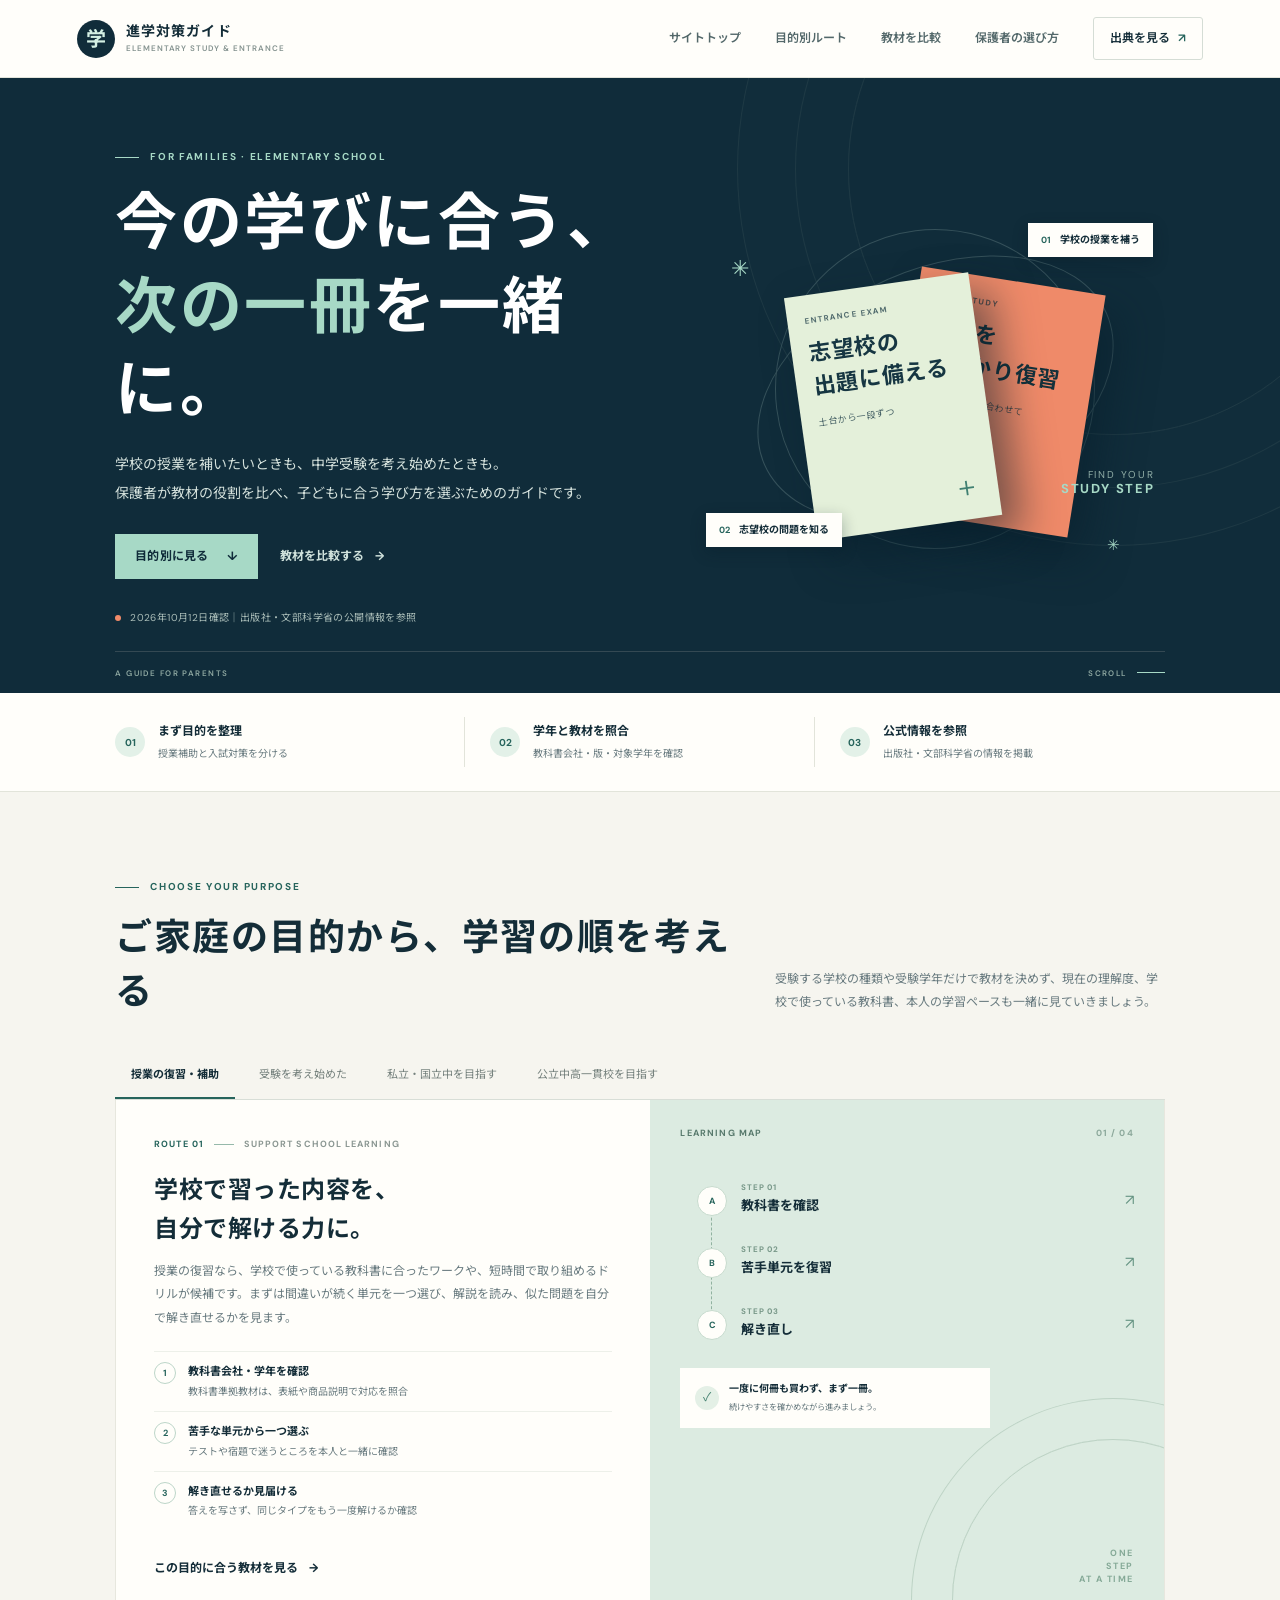
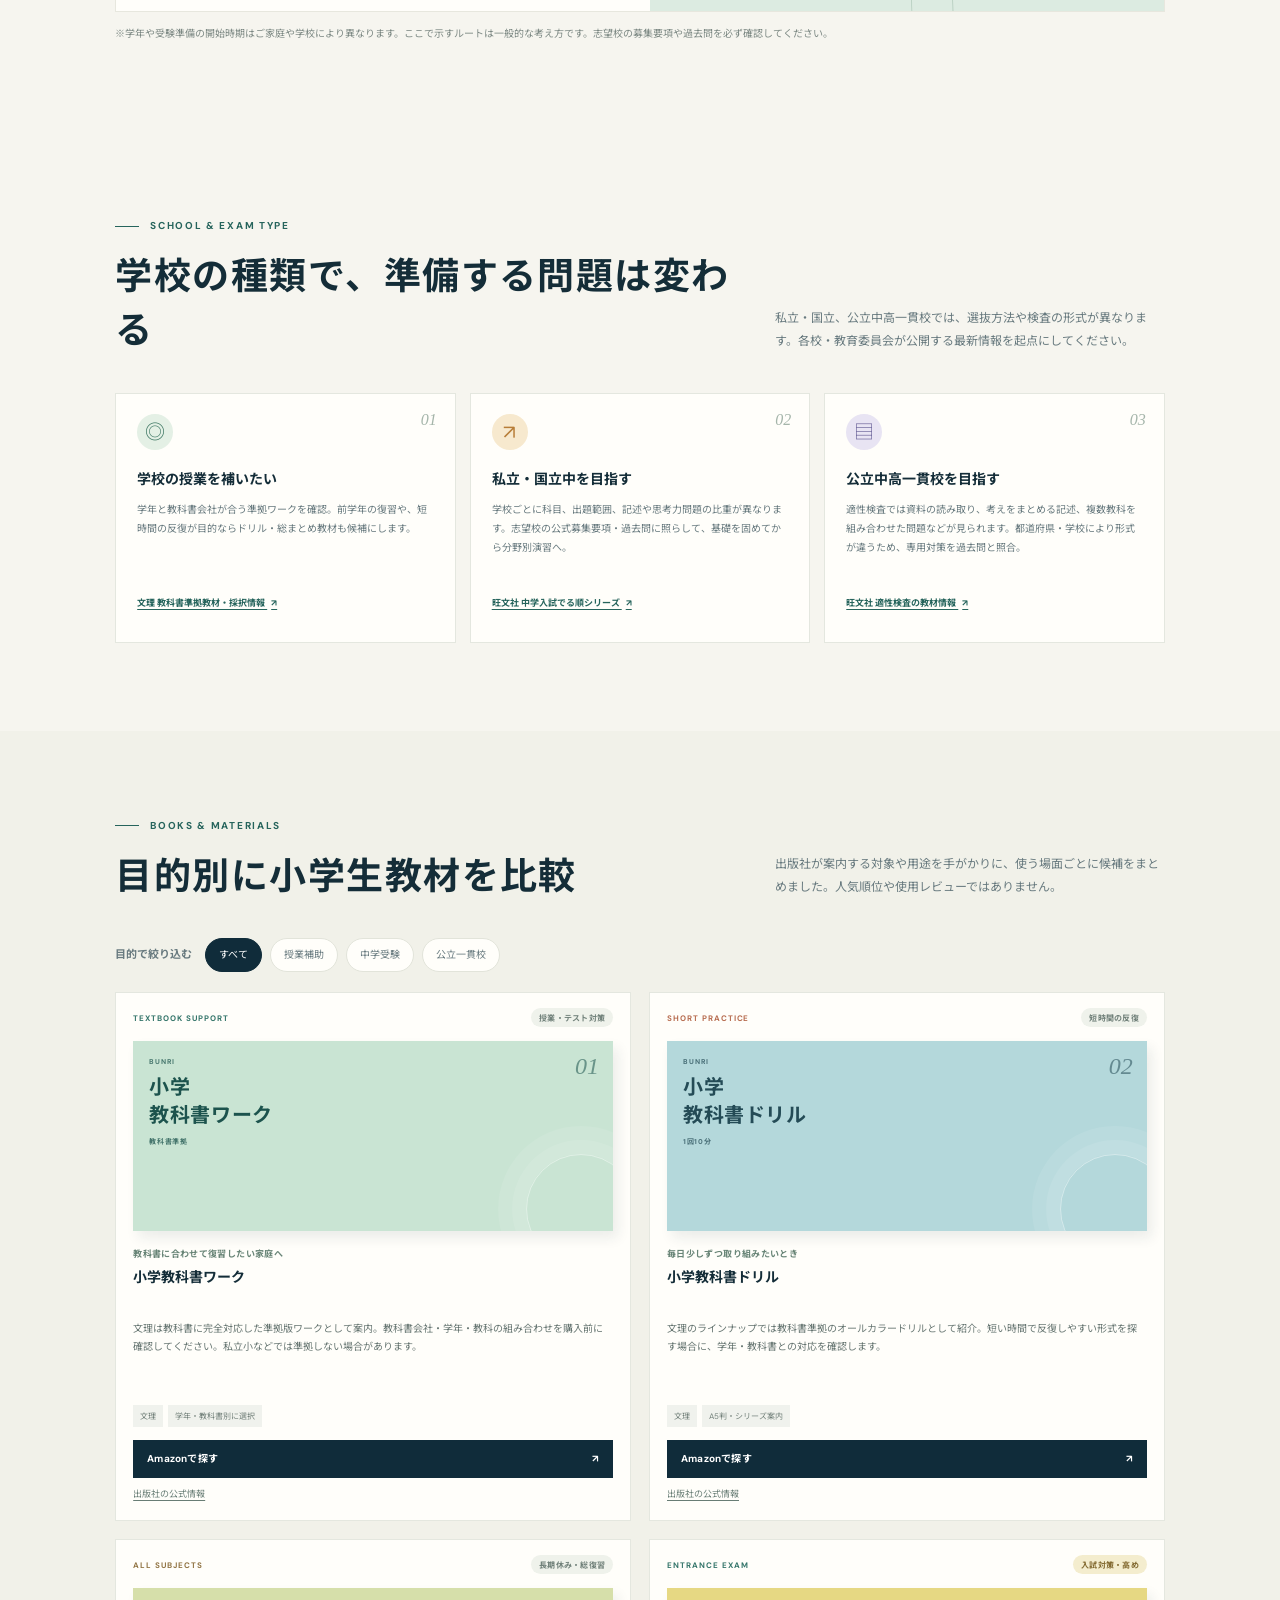
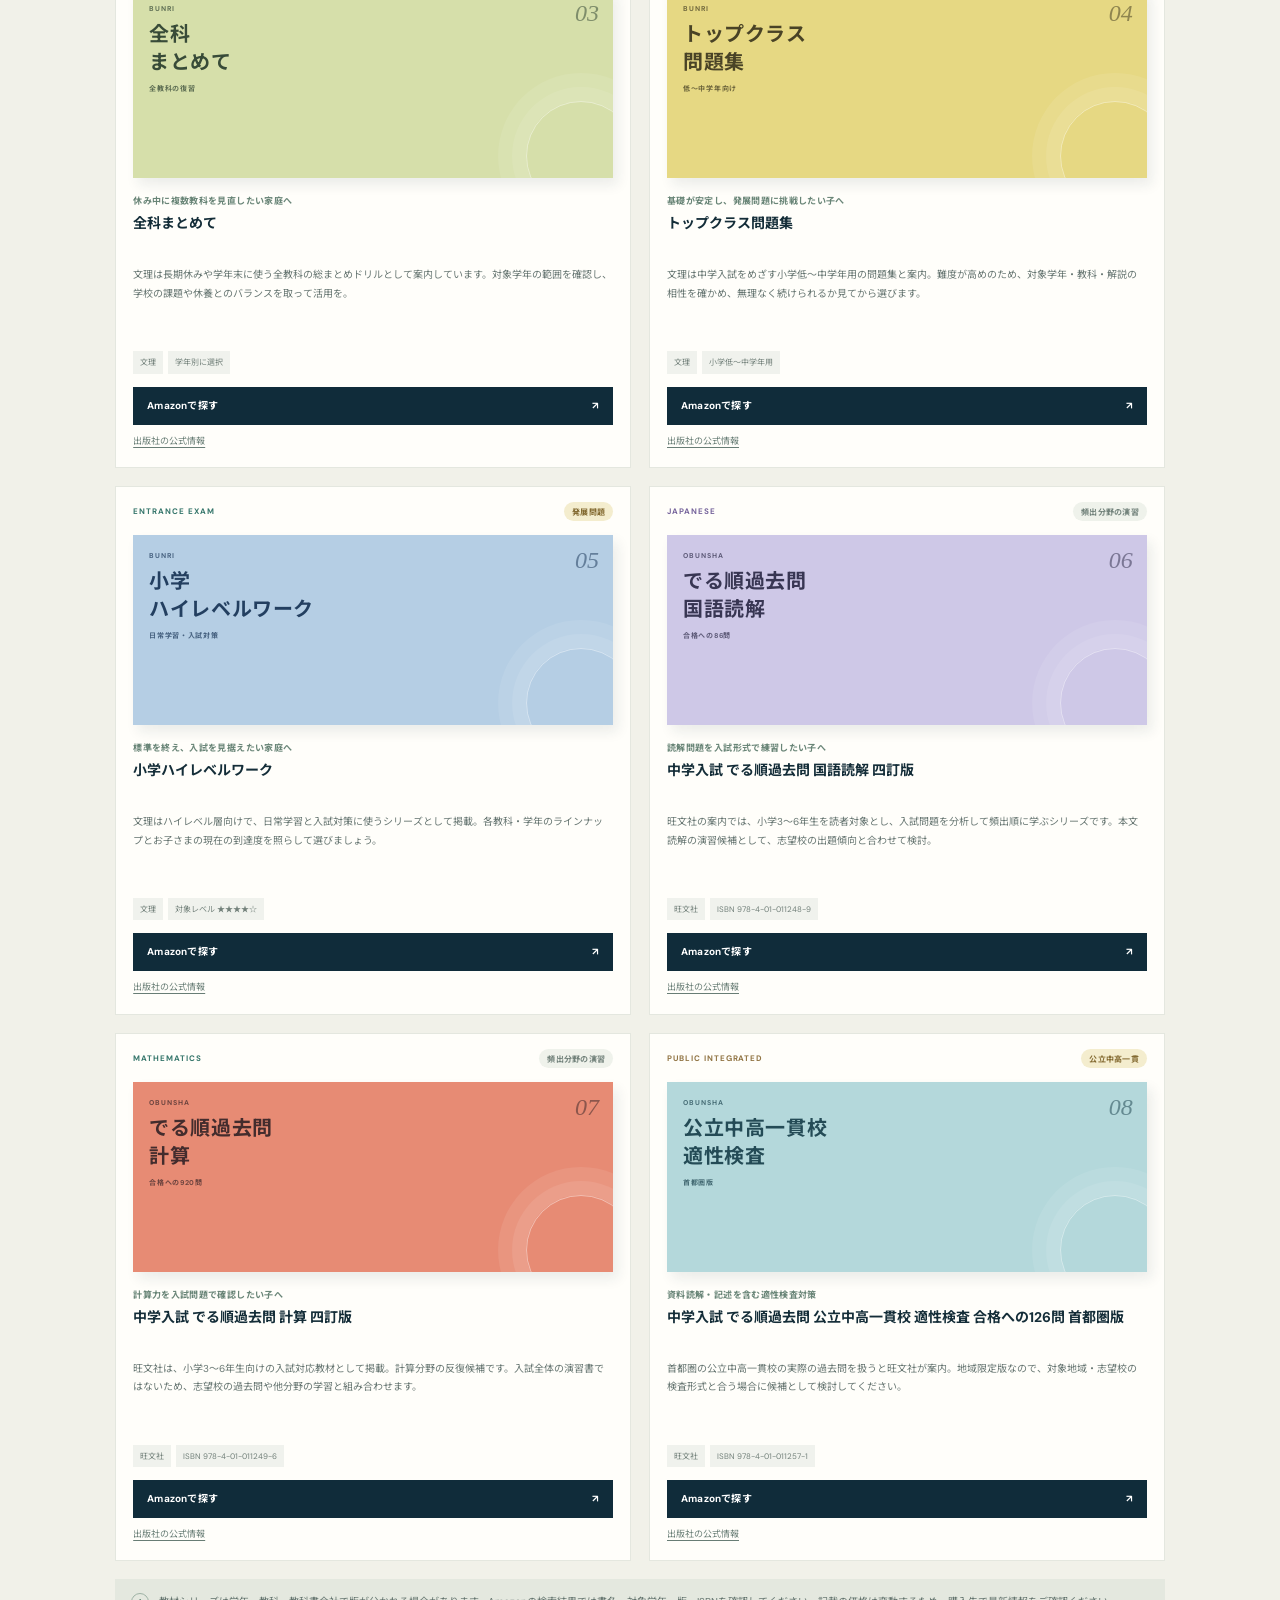
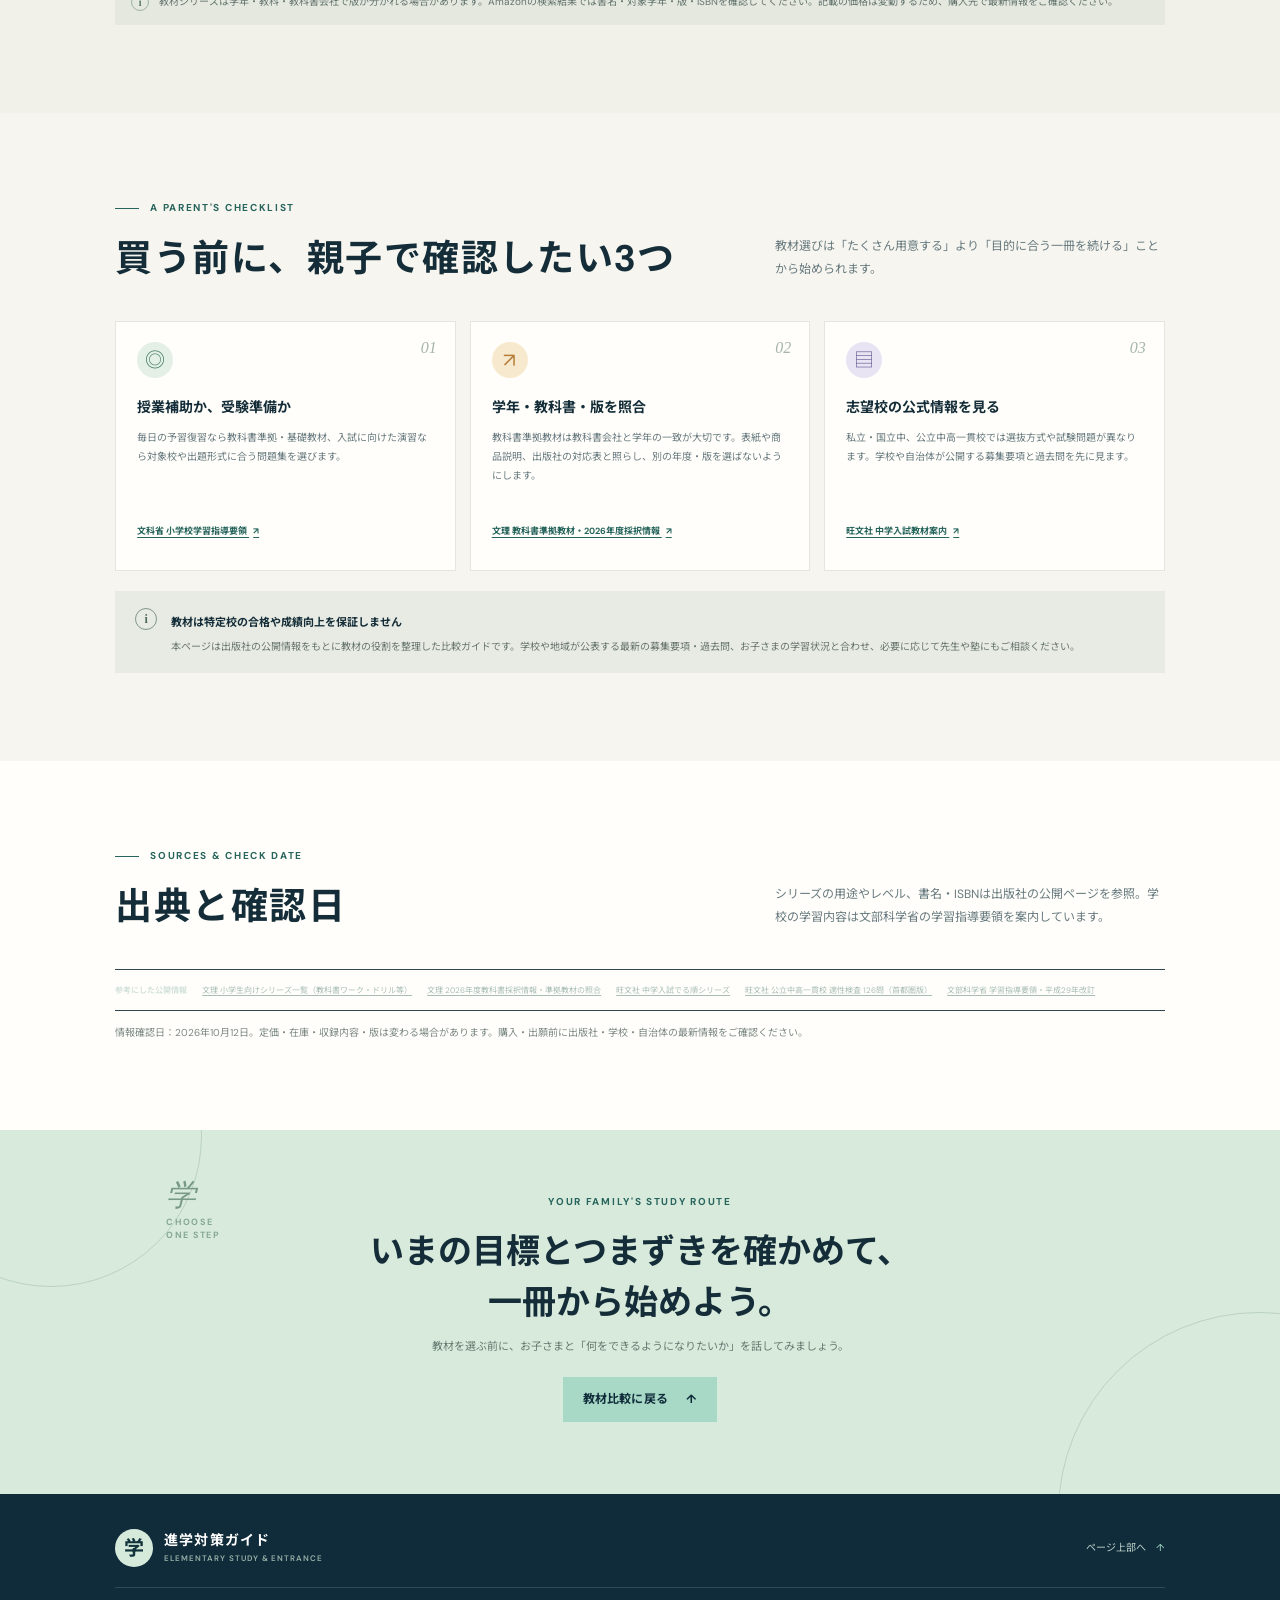
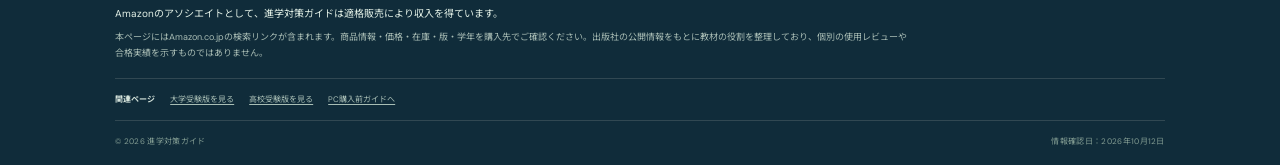
<file: site/elementary-entrance/index.html>
<!doctype html>
<html lang="ja">
<head>
  <meta charset="utf-8"><meta name="viewport" content="width=device-width, initial-scale=1"><meta name="theme-color" content="#102c3a">
  <meta name="description" content="小学生の保護者向けに、学校の授業を補う教科書準拠ワークと中学受験の参考書を比較。志望校タイプや学年、今の理解度から教材選びを考えます。">
  <link rel="canonical" href="https://u-hyt.github.io/school-entrance-guide/elementary-entrance/"><title>中学受験・小学生教材ガイド｜保護者向け参考書比較</title>
  <link rel="stylesheet" href="style.css"><link rel="stylesheet" href="extra.css"><script src="script.js" defer></script>
  <script type="application/ld+json">{"@context":"https://schema.org","@type":"BreadcrumbList","itemListElement":[{"@type":"ListItem","position":1,"name":"進学対策ガイド","item":"https://u-hyt.github.io/school-entrance-guide/"},{"@type":"ListItem","position":2,"name":"中学受験・小学生教材ガイド","item":"https://u-hyt.github.io/school-entrance-guide/elementary-entrance/"}]}</script>
</head>
<body>
<a class="skip-link" href="#main">本文へ移動</a>
<header class="site-header"><a class="brand" href="../" aria-label="進学対策ガイド トップへ戻る"><span class="brand-mark" aria-hidden="true">学</span><span><strong>進学対策ガイド</strong><small>ELEMENTARY STUDY & ENTRANCE</small></span></a><nav class="main-nav" aria-label="メインナビゲーション"><a href="../">サイトトップ</a><a href="#routes">目的別ルート</a><a href="#books">教材を比較</a><a href="#choose">保護者の選び方</a><a class="nav-cta" href="#sources">出典を見る <span aria-hidden="true">↗</span></a></nav><button class="menu-toggle" type="button" aria-label="メニューを開く" aria-expanded="false"><span></span><span></span></button></header>
<main id="main">
<section class="hero" id="top"><div class="hero-copy"><p class="eyebrow"><span class="eyebrow-line"></span> FOR FAMILIES · ELEMENTARY SCHOOL</p><h1>今の学びに合う、<br><em>次の一冊</em>を一緒に。</h1><p class="hero-lead">学校の授業を補いたいときも、中学受験を考え始めたときも。<br>保護者が教材の役割を比べ、子どもに合う学び方を選ぶためのガイドです。</p><div class="hero-actions"><a class="button button-primary" href="#routes">目的別に見る <span aria-hidden="true">↓</span></a><a class="text-link" href="#books">教材を比較する <span aria-hidden="true">→</span></a></div><div class="hero-note"><span class="note-dot"></span> 2026年10月12日確認｜出版社・文部科学省の公開情報を参照</div></div>
<div class="hero-art" role="img" aria-label="学校の授業の復習から志望校別の入試対策へ進む学習イメージ"><div class="art-orbit orbit-one"></div><div class="art-orbit orbit-two"></div><div class="art-star star-one">✳</div><div class="art-star star-two">✳</div><div class="art-book book-back"><span>DAILY STUDY</span><b>授業を<br>しっかり復習</b><small>学年・教科書に合わせて</small></div><div class="art-book book-front"><span>ENTRANCE EXAM</span><b>志望校の<br>出題に備える</b><small>土台から一段ずつ</small><i>＋</i></div><div class="goal-tag tag-top"><span>01</span> 学校の授業を補う</div><div class="goal-tag tag-bottom"><span>02</span> 志望校の問題を知る</div><div class="art-caption">FIND YOUR<br><strong>STUDY STEP</strong></div></div><div class="hero-bottom"><span>A GUIDE FOR PARENTS</span><span class="scroll-mark">SCROLL <i></i></span></div></section>
<section class="trust-strip" aria-label="このガイドの方針"><div><span class="strip-icon">01</span><span><b>まず目的を整理</b><small>授業補助と入試対策を分ける</small></span></div><div><span class="strip-icon">02</span><span><b>学年と教材を照合</b><small>教科書会社・版・対象学年を確認</small></span></div><div><span class="strip-icon">03</span><span><b>公式情報を参照</b><small>出版社・文部科学省の情報を掲載</small></span></div></section>
<section class="section routes-section" id="routes"><div class="section-heading"><div><p class="eyebrow"><span class="eyebrow-line"></span> CHOOSE YOUR PURPOSE</p><h2>ご家庭の目的から、学習の順を考える</h2></div><p class="section-intro">受験する学校の種類や受験学年だけで教材を決めず、現在の理解度、学校で使っている教科書、本人の学習ペースも一緒に見ていきましょう。</p></div>
<div class="route-tabs" role="tablist" aria-label="目的別の学習ルート"><button class="route-tab is-active" type="button" role="tab" aria-selected="true" aria-controls="route-panel" data-route="school">授業の復習・補助</button><button class="route-tab" type="button" role="tab" aria-selected="false" aria-controls="route-panel" data-route="consider">受験を考え始めた</button><button class="route-tab" type="button" role="tab" aria-selected="false" aria-controls="route-panel" data-route="private">私立・国立中を目指す</button><button class="route-tab" type="button" role="tab" aria-selected="false" aria-controls="route-panel" data-route="public">公立中高一貫校を目指す</button></div>
<div class="route-panel" id="route-panel" role="tabpanel" tabindex="0"><div class="route-copy"><div class="route-index"><span id="route-number">ROUTE 01</span><span class="route-dash"></span><span id="route-caption">SUPPORT SCHOOL LEARNING</span></div><h3 id="route-title">学校で習った内容を、<br>自分で解ける力に。</h3><p id="route-description">授業の復習なら、学校で使っている教科書に合ったワークや、短時間で取り組めるドリルが候補です。まずは間違いが続く単元を一つ選び、解説を読み、似た問題を自分で解き直せるかを見ます。</p><ol class="route-steps" id="route-steps"><li><span>1</span><div><b>教科書会社・学年を確認</b><small>教科書準拠教材は、表紙や商品説明で対応を照合</small></div></li><li><span>2</span><div><b>苦手な単元から一つ選ぶ</b><small>テストや宿題で迷うところを本人と一緒に確認</small></div></li><li><span>3</span><div><b>解き直せるか見届ける</b><small>答えを写さず、同じタイプをもう一度解けるか確認</small></div></li></ol><a class="text-link route-link" href="#books">この目的に合う教材を見る <span aria-hidden="true">→</span></a></div><div class="route-visual"><div class="route-visual-top"><span>LEARNING MAP</span><span class="route-chapter" id="route-chapter">01 / 04</span></div><div class="route-ladder"><div class="ladder-line"></div><div class="ladder-step step-one"><span class="ladder-dot">A</span><div><small>STEP 01</small><b id="ladder-one">教科書を確認</b></div><i>↗</i></div><div class="ladder-step step-two"><span class="ladder-dot">B</span><div><small>STEP 02</small><b id="ladder-two">苦手単元を復習</b></div><i>↗</i></div><div class="ladder-step step-three"><span class="ladder-dot">C</span><div><small>STEP 03</small><b id="ladder-three">解き直し</b></div><i>↗</i></div></div><div class="route-reminder"><span class="reminder-icon">✓</span><p><b>一度に何冊も買わず、まず一冊。</b><br><small>続けやすさを確かめながら進みましょう。</small></p></div><div class="visual-number">ONE<br>STEP<br>AT A TIME</div></div></div>
<p class="route-footnote">※学年や受験準備の開始時期はご家庭や学校により異なります。ここで示すルートは一般的な考え方です。志望校の募集要項や過去問を必ず確認してください。</p></section>
<section class="section" id="school-types"><div class="section-heading"><div><p class="eyebrow"><span class="eyebrow-line"></span> SCHOOL & EXAM TYPE</p><h2>学校の種類で、準備する問題は変わる</h2></div><p class="section-intro">私立・国立、公立中高一貫校では、選抜方法や検査の形式が異なります。各校・教育委員会が公開する最新情報を起点にしてください。</p></div><div class="check-grid"><article class="check-card"><span class="check-no">01</span><span class="check-symbol symbol-target">◎</span><h3>学校の授業を補いたい</h3><p>学年と教科書会社が合う準拠ワークを確認。前学年の復習や、短時間の反復が目的ならドリル・総まとめ教材も候補にします。</p><a href="https://www.bunri.co.jp/bookshop/junkyo" target="_blank" rel="noopener">文理 教科書準拠教材・採択情報 <span>↗</span></a></article><article class="check-card"><span class="check-no">02</span><span class="check-symbol symbol-level">↗</span><h3>私立・国立中を目指す</h3><p>学校ごとに科目、出題範囲、記述や思考力問題の比重が異なります。志望校の公式募集要項・過去問に照らして、基礎を固めてから分野別演習へ。</p><a href="https://www.obunsha.co.jp/product/series/1/a009" target="_blank" rel="noopener">旺文社 中学入試でる順シリーズ <span>↗</span></a></article><article class="check-card"><span class="check-no">03</span><span class="check-symbol symbol-plan">▤</span><h3>公立中高一貫校を目指す</h3><p>適性検査では資料の読み取り、考えをまとめる記述、複数教科を組み合わせた問題などが見られます。都道府県・学校により形式が違うため、専用対策を過去問と照合。</p><a href="https://www.obunsha.co.jp/product/detail/011257" target="_blank" rel="noopener">旺文社 適性検査の教材情報 <span>↗</span></a></article></div></section>
<section class="section books-section" id="books"><div class="section-heading"><div><p class="eyebrow"><span class="eyebrow-line"></span> BOOKS & MATERIALS</p><h2>目的別に小学生教材を比較</h2></div><p class="section-intro">出版社が案内する対象や用途を手がかりに、使う場面ごとに候補をまとめました。人気順位や使用レビューではありません。</p></div>
<div class="filter-row" role="group" aria-label="教材を目的で絞り込む"><span>目的で絞り込む</span><button class="filter-pill is-active" type="button" data-filter="all" aria-pressed="true">すべて</button><button class="filter-pill" type="button" data-filter="school" aria-pressed="false">授業補助</button><button class="filter-pill" type="button" data-filter="entrance" aria-pressed="false">中学受験</button><button class="filter-pill" type="button" data-filter="public" aria-pressed="false">公立一貫校</button></div>
<div class="book-grid">
<article class="book-card" data-subject="school"><div class="book-topline"><span class="subject-label math-label">TEXTBOOK SUPPORT</span><span class="level-label">授業・テスト対策</span></div><div class="book-cover cover-mint"><span>BUNRI</span><b>小学<br>教科書ワーク</b><small>教科書準拠</small><i>01</i></div><div class="book-content"><p class="book-purpose">教科書に合わせて復習したい家庭へ</p><h3>小学教科書ワーク</h3><p class="book-summary">文理は教科書に完全対応した準拠版ワークとして案内。教科書会社・学年・教科の組み合わせを購入前に確認してください。私立小などでは準拠しない場合があります。</p><div class="book-meta"><span>文理</span><span>学年・教科書別に選択</span></div><div class="book-actions"><a class="button button-dark" href="https://www.amazon.co.jp/s?k=%E5%B0%8F%E5%AD%A6%E6%95%99%E7%A7%91%E6%9B%B8%E3%83%AF%E3%83%BC%E3%82%AF+%E5%AD%A6%E5%B9%B4+%E6%95%99%E7%A7%91+%E6%95%99%E7%A7%91%E6%9B%B8%E4%BC%9A%E7%A4%BE&tag=hyusiteguide-22" target="_blank" rel="sponsored nofollow noopener">Amazonで探す <span>↗</span></a><a class="publisher-link" href="https://www.bunri.co.jp/bookshop/products" target="_blank" rel="noopener">出版社の公式情報</a></div></div></article>
<article class="book-card" data-subject="school"><div class="book-topline"><span class="subject-label english-label">SHORT PRACTICE</span><span class="level-label">短時間の反復</span></div><div class="book-cover cover-sky"><span>BUNRI</span><b>小学<br>教科書ドリル</b><small>1回10分</small><i>02</i></div><div class="book-content"><p class="book-purpose">毎日少しずつ取り組みたいとき</p><h3>小学教科書ドリル</h3><p class="book-summary">文理のラインナップでは教科書準拠のオールカラードリルとして紹介。短い時間で反復しやすい形式を探す場合に、学年・教科書との対応を確認します。</p><div class="book-meta"><span>文理</span><span>A5判・シリーズ案内</span></div><div class="book-actions"><a class="button button-dark" href="https://www.amazon.co.jp/s?k=%E5%B0%8F%E5%AD%A6%E6%95%99%E7%A7%91%E6%9B%B8%E3%83%89%E3%83%AA%E3%83%AB+%E5%AD%A6%E5%B9%B4+%E6%95%99%E7%A7%91&tag=hyusiteguide-22" target="_blank" rel="sponsored nofollow noopener">Amazonで探す <span>↗</span></a><a class="publisher-link" href="https://www.bunri.co.jp/bookshop/products" target="_blank" rel="noopener">出版社の公式情報</a></div></div></article>
<article class="book-card" data-subject="school"><div class="book-topline"><span class="subject-label social-label">ALL SUBJECTS</span><span class="level-label">長期休み・総復習</span></div><div class="book-cover cover-lime"><span>BUNRI</span><b>全科<br>まとめて</b><small>全教科の復習</small><i>03</i></div><div class="book-content"><p class="book-purpose">休み中に複数教科を見直したい家庭へ</p><h3>全科まとめて</h3><p class="book-summary">文理は長期休みや学年末に使う全教科の総まとめドリルとして案内しています。対象学年の範囲を確認し、学校の課題や休養とのバランスを取って活用を。</p><div class="book-meta"><span>文理</span><span>学年別に選択</span></div><div class="book-actions"><a class="button button-dark" href="https://www.amazon.co.jp/s?k=%E6%96%87%E7%90%86+%E5%B0%8F%E5%AD%A6%E7%94%9F+%E5%85%A8%E7%A7%91%E3%81%BE%E3%81%A8%E3%82%81%E3%81%A6+%E5%AD%A6%E5%B9%B4&tag=hyusiteguide-22" target="_blank" rel="sponsored nofollow noopener">Amazonで探す <span>↗</span></a><a class="publisher-link" href="https://www.bunri.co.jp/bookshop/products" target="_blank" rel="noopener">出版社の公式情報</a></div></div></article>
<article class="book-card" data-subject="entrance"><div class="book-topline"><span class="subject-label math-label">ENTRANCE EXAM</span><span class="level-label level-high">入試対策・高め</span></div><div class="book-cover cover-yellow"><span>BUNRI</span><b>トップクラス<br>問題集</b><small>低〜中学年向け</small><i>04</i></div><div class="book-content"><p class="book-purpose">基礎が安定し、発展問題に挑戦したい子へ</p><h3>トップクラス問題集</h3><p class="book-summary">文理は中学入試をめざす小学低〜中学年用の問題集と案内。難度が高めのため、対象学年・教科・解説の相性を確かめ、無理なく続けられるか見てから選びます。</p><div class="book-meta"><span>文理</span><span>小学低〜中学年用</span></div><div class="book-actions"><a class="button button-dark" href="https://www.amazon.co.jp/s?k=%E6%96%87%E7%90%86+%E3%83%88%E3%83%83%E3%83%97%E3%82%AF%E3%83%A9%E3%82%B9%E5%95%8F%E9%A1%8C%E9%9B%86+%E5%B0%8F%E5%AD%A6+%E5%AD%A6%E5%B9%B4&tag=hyusiteguide-22" target="_blank" rel="sponsored nofollow noopener">Amazonで探す <span>↗</span></a><a class="publisher-link" href="https://www.bunri.co.jp/bookshop/products" target="_blank" rel="noopener">出版社の公式情報</a></div></div></article>
<article class="book-card" data-subject="entrance"><div class="book-topline"><span class="subject-label math-label">ENTRANCE EXAM</span><span class="level-label level-high">発展問題</span></div><div class="book-cover cover-blue"><span>BUNRI</span><b>小学<br>ハイレベルワーク</b><small>日常学習・入試対策</small><i>05</i></div><div class="book-content"><p class="book-purpose">標準を終え、入試を見据えたい家庭へ</p><h3>小学ハイレベルワーク</h3><p class="book-summary">文理はハイレベル層向けで、日常学習と入試対策に使うシリーズとして掲載。各教科・学年のラインナップとお子さまの現在の到達度を照らして選びましょう。</p><div class="book-meta"><span>文理</span><span>対象レベル ★★★★☆</span></div><div class="book-actions"><a class="button button-dark" href="https://www.amazon.co.jp/s?k=%E6%96%87%E7%90%86+%E5%B0%8F%E5%AD%A6%E3%83%8F%E3%82%A4%E3%83%AC%E3%83%99%E3%83%AB%E3%83%AF%E3%83%BC%E3%82%AF+%E6%95%99%E7%A7%91+%E5%AD%A6%E5%B9%B4&tag=hyusiteguide-22" target="_blank" rel="sponsored nofollow noopener">Amazonで探す <span>↗</span></a><a class="publisher-link" href="https://www.bunri.co.jp/bookshop/products" target="_blank" rel="noopener">出版社の公式情報</a></div></div></article>
<article class="book-card" data-subject="entrance"><div class="book-topline"><span class="subject-label japanese-label">JAPANESE</span><span class="level-label">頻出分野の演習</span></div><div class="book-cover cover-lilac"><span>OBUNSHA</span><b>でる順過去問<br>国語読解</b><small>合格への86問</small><i>06</i></div><div class="book-content"><p class="book-purpose">読解問題を入試形式で練習したい子へ</p><h3>中学入試 でる順過去問 国語読解 四訂版</h3><p class="book-summary">旺文社の案内では、小学3〜6年生を読者対象とし、入試問題を分析して頻出順に学ぶシリーズです。本文読解の演習候補として、志望校の出題傾向と合わせて検討。</p><div class="book-meta"><span>旺文社</span><span>ISBN 978-4-01-011248-9</span></div><div class="book-actions"><a class="button button-dark" href="https://www.amazon.co.jp/s?k=%E4%B8%AD%E5%AD%A6%E5%85%A5%E8%A9%A6+%E3%81%A7%E3%82%8B%E9%A0%86%E9%81%8E%E5%8E%BB%E5%95%8F+%E5%9B%BD%E8%AA%9E%E8%AA%AD%E8%A7%A3+%E5%9B%9B%E8%A8%82%E7%89%88&tag=hyusiteguide-22" target="_blank" rel="sponsored nofollow noopener">Amazonで探す <span>↗</span></a><a class="publisher-link" href="https://www.obunsha.co.jp/product/series/1/a009" target="_blank" rel="noopener">出版社の公式情報</a></div></div></article>
<article class="book-card" data-subject="entrance"><div class="book-topline"><span class="subject-label math-label">MATHEMATICS</span><span class="level-label">頻出分野の演習</span></div><div class="book-cover cover-coral"><span>OBUNSHA</span><b>でる順過去問<br>計算</b><small>合格への920問</small><i>07</i></div><div class="book-content"><p class="book-purpose">計算力を入試問題で確認したい子へ</p><h3>中学入試 でる順過去問 計算 四訂版</h3><p class="book-summary">旺文社は、小学3〜6年生向けの入試対応教材として掲載。計算分野の反復候補です。入試全体の演習書ではないため、志望校の過去問や他分野の学習と組み合わせます。</p><div class="book-meta"><span>旺文社</span><span>ISBN 978-4-01-011249-6</span></div><div class="book-actions"><a class="button button-dark" href="https://www.amazon.co.jp/s?k=%E4%B8%AD%E5%AD%A6%E5%85%A5%E8%A9%A6+%E3%81%A7%E3%82%8B%E9%A0%86%E9%81%8E%E5%8E%BB%E5%95%8F+%E8%A8%88%E7%AE%97+%E5%9B%9B%E8%A8%82%E7%89%88&tag=hyusiteguide-22" target="_blank" rel="sponsored nofollow noopener">Amazonで探す <span>↗</span></a><a class="publisher-link" href="https://www.obunsha.co.jp/product/series/1/a009" target="_blank" rel="noopener">出版社の公式情報</a></div></div></article>
<article class="book-card" data-subject="public"><div class="book-topline"><span class="subject-label social-label">PUBLIC INTEGRATED</span><span class="level-label level-high">公立中高一貫</span></div><div class="book-cover cover-sky"><span>OBUNSHA</span><b>公立中高一貫校<br>適性検査</b><small>首都圏版</small><i>08</i></div><div class="book-content"><p class="book-purpose">資料読解・記述を含む適性検査対策</p><h3>中学入試 でる順過去問 公立中高一貫校 適性検査 合格への126問 首都圏版</h3><p class="book-summary">首都圏の公立中高一貫校の実際の過去問を扱うと旺文社が案内。地域限定版なので、対象地域・志望校の検査形式と合う場合に候補として検討してください。</p><div class="book-meta"><span>旺文社</span><span>ISBN 978-4-01-011257-1</span></div><div class="book-actions"><a class="button button-dark" href="https://www.amazon.co.jp/s?k=%E4%B8%AD%E5%AD%A6%E5%85%A5%E8%A9%A6+%E3%81%A7%E3%82%8B%E9%A0%86%E9%81%8E%E5%8E%BB%E5%95%8F+%E5%85%AC%E7%AB%8B%E4%B8%AD%E9%AB%98%E4%B8%80%E8%B2%AB%E6%A0%A1+%E9%81%A9%E6%80%A7%E6%A4%9C%E6%9F%BB+%E9%A6%96%E9%83%BD%E5%9C%8F%E7%89%88&tag=hyusiteguide-22" target="_blank" rel="sponsored nofollow noopener">Amazonで探す <span>↗</span></a><a class="publisher-link" href="https://www.obunsha.co.jp/product/detail/011257" target="_blank" rel="noopener">出版社の公式情報</a></div></div></article>
</div><div class="product-caveat"><span class="caveat-icon">i</span><p>教材シリーズは学年・教科・教科書会社で版が分かれる場合があります。Amazonの検索結果では書名・対象学年・版・ISBNを確認してください。記載の価格は変動するため、購入先で最新情報をご確認ください。</p></div></section>
<section class="section" id="choose"><div class="section-heading"><div><p class="eyebrow"><span class="eyebrow-line"></span> A PARENT'S CHECKLIST</p><h2>買う前に、親子で確認したい3つ</h2></div><p class="section-intro">教材選びは「たくさん用意する」より「目的に合う一冊を続ける」ことから始められます。</p></div><div class="check-grid"><article class="check-card"><span class="check-no">01</span><span class="check-symbol symbol-target">◎</span><h3>授業補助か、受験準備か</h3><p>毎日の予習復習なら教科書準拠・基礎教材、入試に向けた演習なら対象校や出題形式に合う問題集を選びます。</p><a href="https://www.mext.go.jp/a_menu/shotou/new-cs/index.htm" target="_blank" rel="noopener">文科省 小学校学習指導要領 <span>↗</span></a></article><article class="check-card"><span class="check-no">02</span><span class="check-symbol symbol-level">↗</span><h3>学年・教科書・版を照合</h3><p>教科書準拠教材は教科書会社と学年の一致が大切です。表紙や商品説明、出版社の対応表と照らし、別の年度・版を選ばないようにします。</p><a href="https://www.bunri.co.jp/bookshop/junkyo" target="_blank" rel="noopener">文理 教科書準拠教材・2026年度採択情報 <span>↗</span></a></article><article class="check-card"><span class="check-no">03</span><span class="check-symbol symbol-plan">▤</span><h3>志望校の公式情報を見る</h3><p>私立・国立中、公立中高一貫校では選抜方式や試験問題が異なります。学校や自治体が公開する募集要項と過去問を先に見ます。</p><a href="https://www.obunsha.co.jp/product/series/1/a009" target="_blank" rel="noopener">旺文社 中学入試教材案内 <span>↗</span></a></article></div><div class="official-note"><span class="official-note-mark">i</span><div><b>教材は特定校の合格や成績向上を保証しません</b><p>本ページは出版社の公開情報をもとに教材の役割を整理した比較ガイドです。学校や地域が公表する最新の募集要項・過去問、お子さまの学習状況と合わせ、必要に応じて先生や塾にもご相談ください。</p></div></div></section>
<section class="section" id="sources"><div class="section-heading"><div><p class="eyebrow"><span class="eyebrow-line"></span> SOURCES & CHECK DATE</p><h2>出典と確認日</h2></div><p class="section-intro">シリーズの用途やレベル、書名・ISBNは出版社の公開ページを参照。学校の学習内容は文部科学省の学習指導要領を案内しています。</p></div><div class="source-list"><b>参考にした公開情報</b><a href="https://www.bunri.co.jp/bookshop/products" target="_blank" rel="noopener">文理 小学生向けシリーズ一覧（教科書ワーク・ドリル等）</a><a href="https://www.bunri.co.jp/bookshop/junkyo" target="_blank" rel="noopener">文理 2026年度教科書採択情報・準拠教材の照合</a><a href="https://www.obunsha.co.jp/product/series/1/a009" target="_blank" rel="noopener">旺文社 中学入試でる順シリーズ</a><a href="https://www.obunsha.co.jp/product/detail/011257" target="_blank" rel="noopener">旺文社 公立中高一貫校 適性検査 126問（首都圏版）</a><a href="https://www.mext.go.jp/a_menu/shotou/new-cs/index.htm" target="_blank" rel="noopener">文部科学省 学習指導要領・平成29年改訂</a></div><p class="route-footnote">情報確認日：2026年10月12日。定価・在庫・収録内容・版は変わる場合があります。購入・出願前に出版社・学校・自治体の最新情報をご確認ください。</p></section>
<section class="last-cta"><div class="cta-decoration"><span>学</span><br>CHOOSE<br>ONE STEP</div><p class="eyebrow">YOUR FAMILY'S STUDY ROUTE</p><h2>いまの目標とつまずきを確かめて、<br>一冊から始めよう。</h2><p>教材を選ぶ前に、お子さまと「何をできるようになりたいか」を話してみましょう。</p><a class="button button-primary" href="#books">教材比較に戻る <span aria-hidden="true">↑</span></a></section>
</main>
<footer class="site-footer"><div class="footer-top"><a class="brand brand-footer" href="../"><span class="brand-mark" aria-hidden="true">学</span><span><strong>進学対策ガイド</strong><small>ELEMENTARY STUDY & ENTRANCE</small></span></a><a class="back-top" href="#top">ページ上部へ <span>↑</span></a></div><p class="affiliate-disclosure">Amazonのアソシエイトとして、進学対策ガイドは適格販売により収入を得ています。</p><p class="footer-copy">本ページにはAmazon.co.jpの検索リンクが含まれます。商品情報・価格・在庫・版・学年を購入先でご確認ください。出版社の公開情報をもとに教材の役割を整理しており、個別の使用レビューや合格実績を示すものではありません。</p><div class="source-list"><b>関連ページ</b><a href="../university-books/">大学受験版を見る</a><a href="../highschool-entrance/">高校受験版を見る</a><a href="https://u-hyt.github.io/hyu-site/">PC購入前ガイドへ</a></div><div class="footer-bottom"><span>© 2026 進学対策ガイド</span><span>情報確認日：2026年10月12日</span></div></footer>
</body></html>
</file>
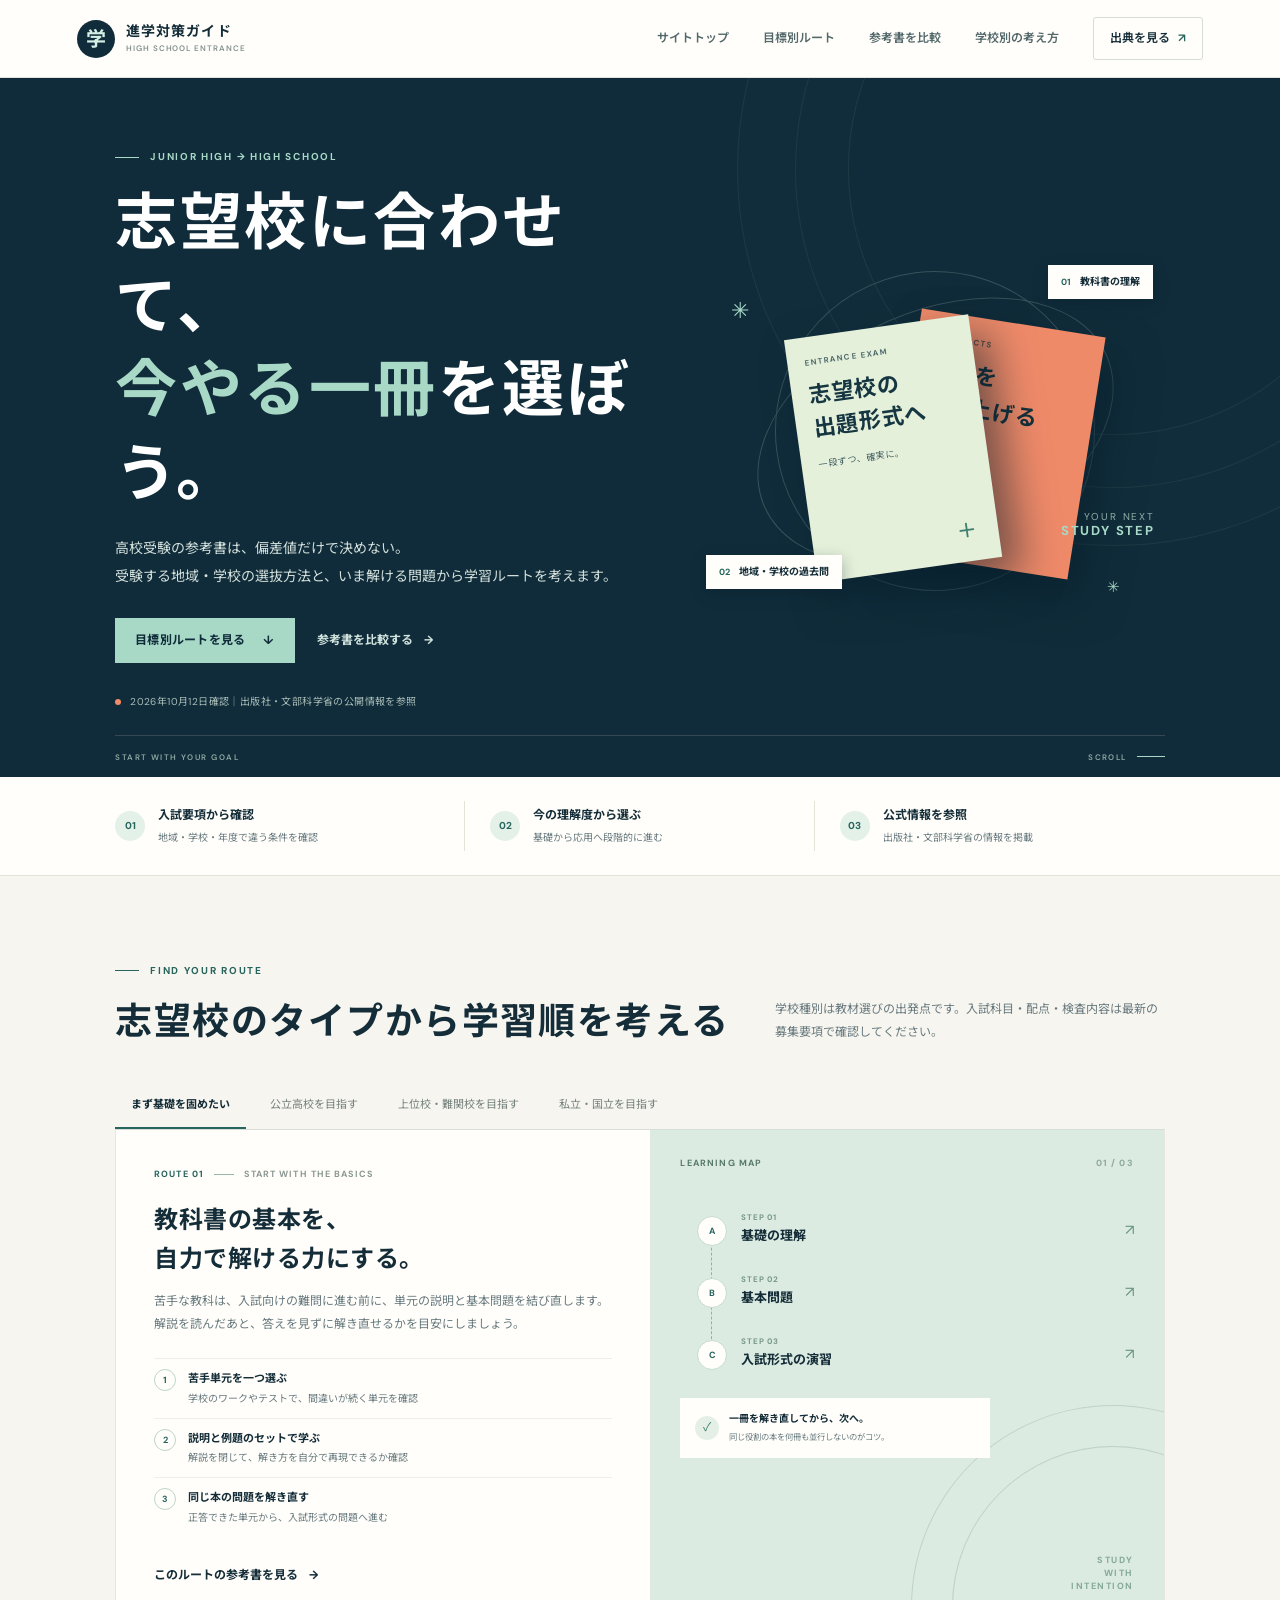
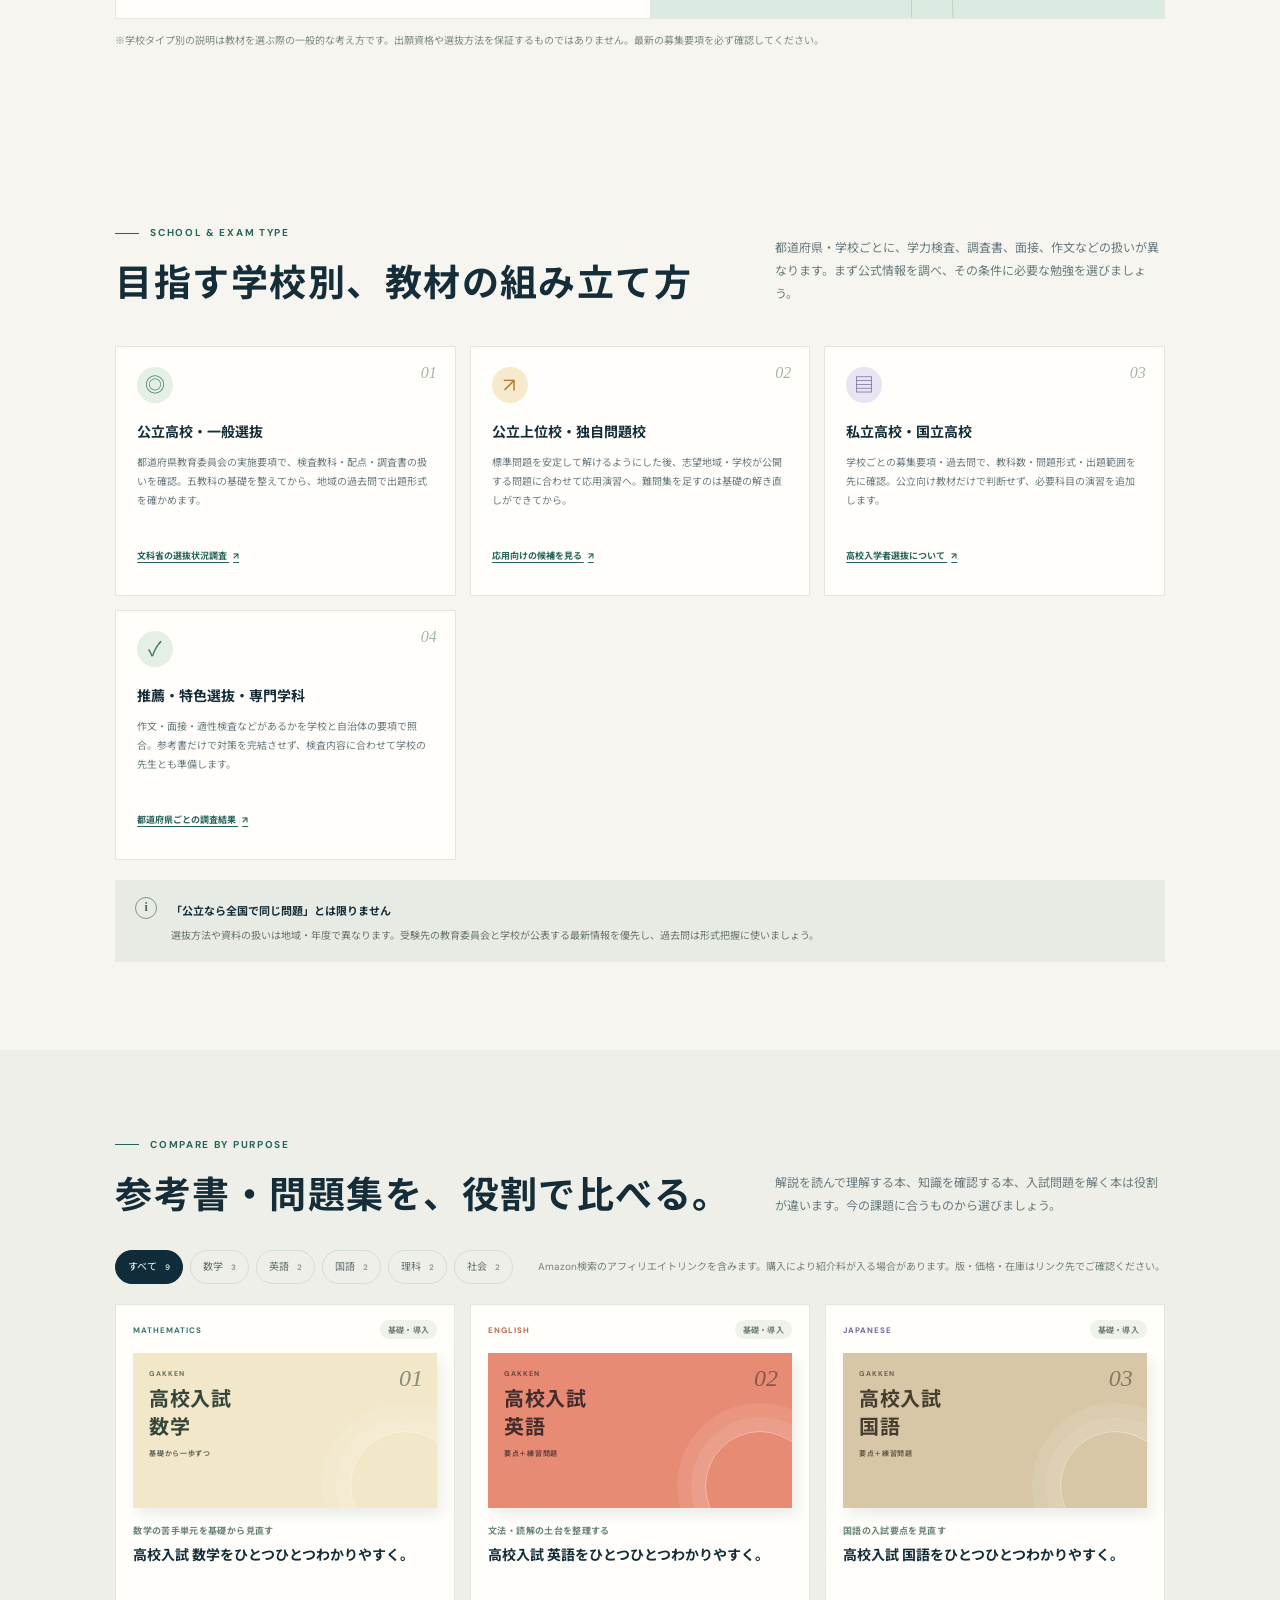
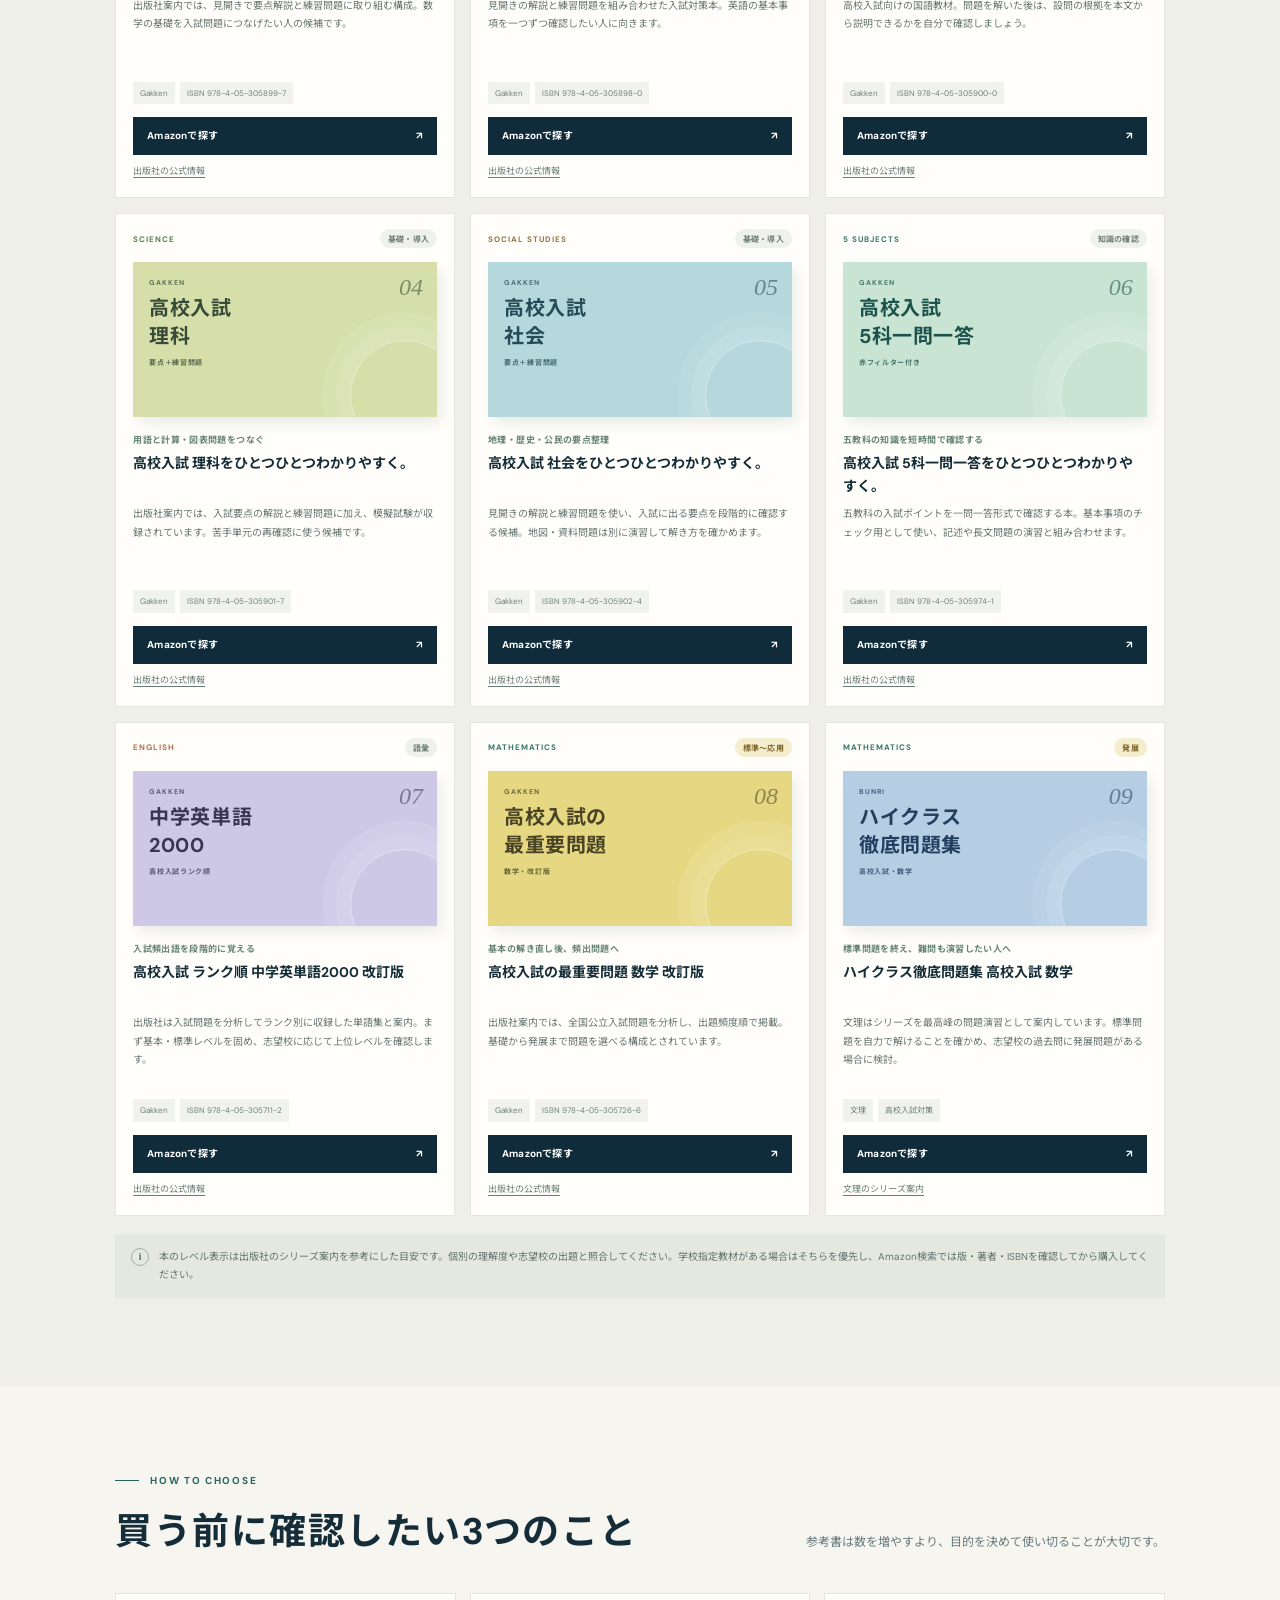
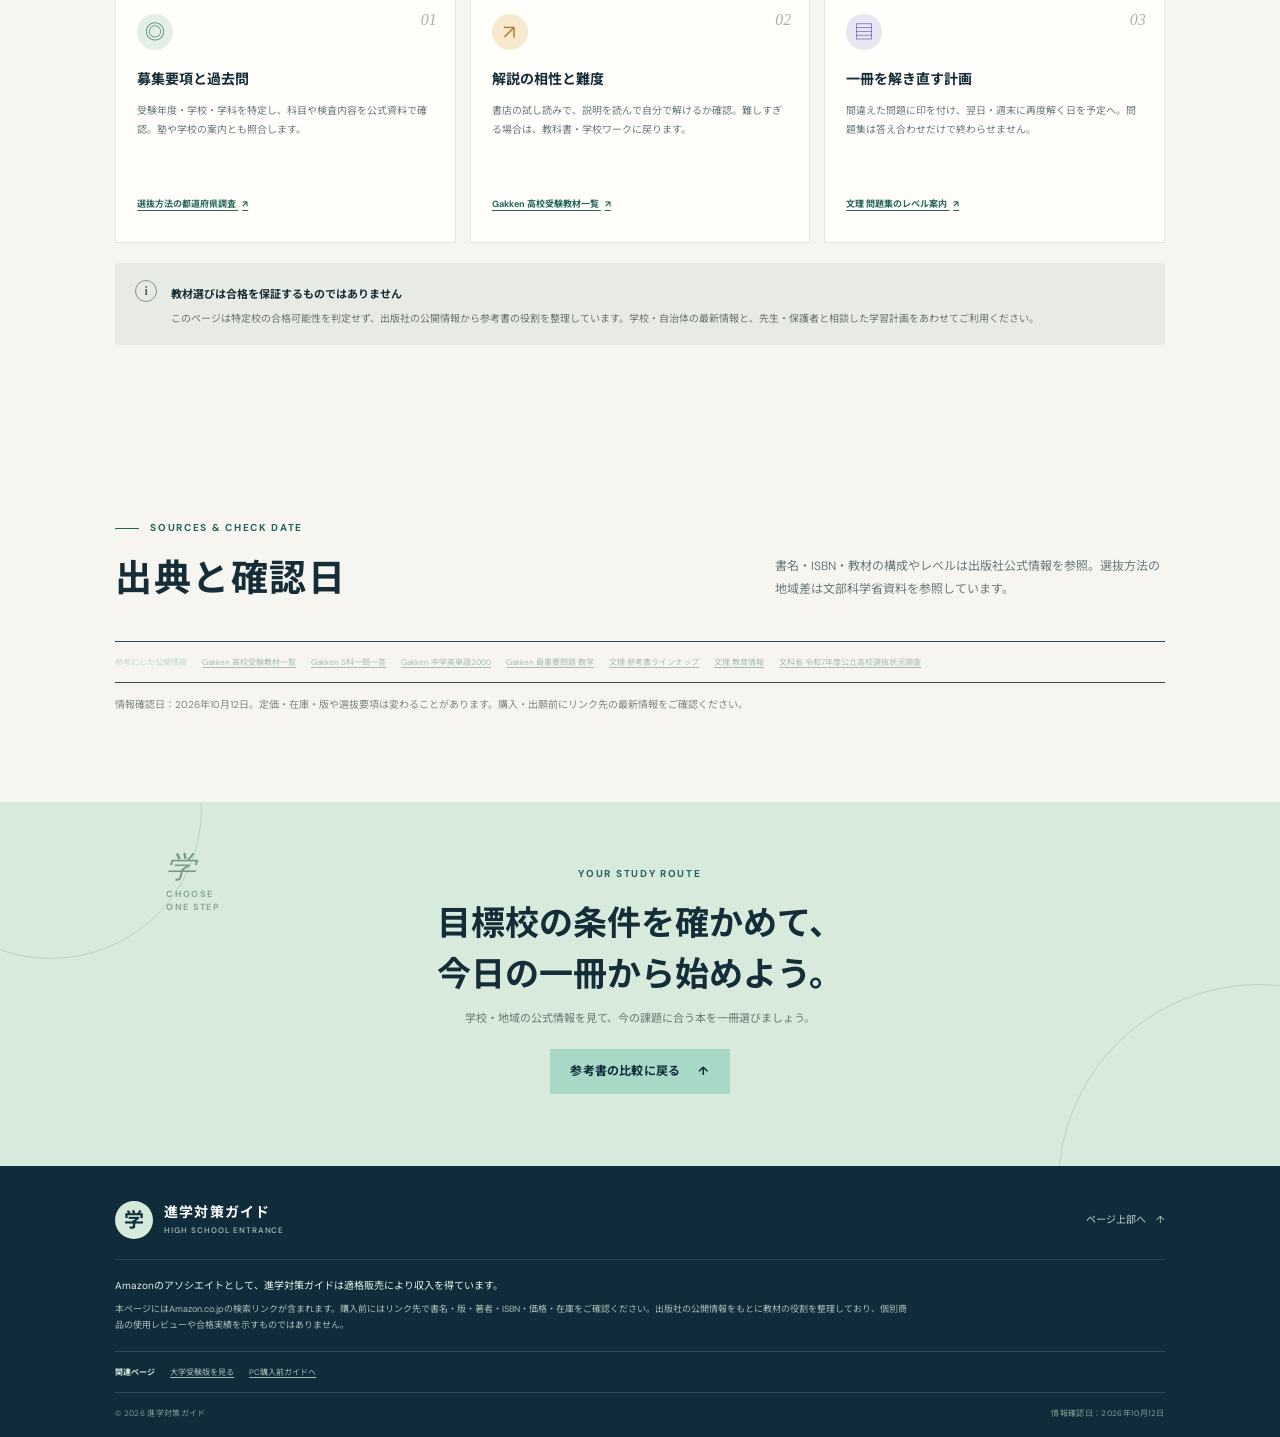
<file: site/highschool-entrance/index.html>
<!doctype html>
<html lang="ja">
<head>
  <meta charset="utf-8">
  <meta name="viewport" content="width=device-width, initial-scale=1">
  <meta name="theme-color" content="#102c3a">
  <meta name="description" content="高校受験の参考書・問題集を基礎固め、公立高校、難関公立、私立・国立など目標別に比較。都道府県や学校ごとに異なる選抜方法の確認から学習ルートを案内します。">
  <link rel="canonical" href="https://u-hyt.github.io/school-entrance-guide/highschool-entrance/">
  <title>高校受験 参考書・問題集比較｜目標別の選び方</title>
  <link rel="stylesheet" href="style.css">
  <script src="script.js" defer></script>
  <script type="application/ld+json">
  {"@context":"https://schema.org","@type":"BreadcrumbList","itemListElement":[{"@type":"ListItem","position":1,"name":"進学対策ガイド","item":"https://u-hyt.github.io/school-entrance-guide/"},{"@type":"ListItem","position":2,"name":"高校受験 参考書・問題集比較","item":"https://u-hyt.github.io/school-entrance-guide/highschool-entrance/"}]}
  </script>
</head>
<body>
  <a class="skip-link" href="#main">本文へ移動</a>
  <header class="site-header">
    <a class="brand" href="../" aria-label="進学対策ガイド トップへ戻る"><span class="brand-mark" aria-hidden="true">学</span><span><strong>進学対策ガイド</strong><small>HIGH SCHOOL ENTRANCE</small></span></a>
    <nav class="main-nav" aria-label="メインナビゲーション">
      <a href="../">サイトトップ</a><a href="#routes">目標別ルート</a><a href="#books">参考書を比較</a><a href="#school-types">学校別の考え方</a><a class="nav-cta" href="#sources">出典を見る <span aria-hidden="true">↗</span></a>
    </nav>
    <button class="menu-toggle" type="button" aria-label="メニューを開く" aria-expanded="false"><span></span><span></span></button>
  </header>
  <main id="main">
    <section class="hero" id="top">
      <div class="hero-copy">
        <p class="eyebrow"><span class="eyebrow-line"></span> JUNIOR HIGH → HIGH SCHOOL</p>
        <h1>志望校に合わせて、<br><em>今やる一冊</em>を選ぼう。</h1>
        <p class="hero-lead">高校受験の参考書は、偏差値だけで決めない。<br>受験する地域・学校の選抜方法と、いま解ける問題から学習ルートを考えます。</p>
        <div class="hero-actions"><a class="button button-primary" href="#routes">目標別ルートを見る <span aria-hidden="true">↓</span></a><a class="text-link" href="#books">参考書を比較する <span aria-hidden="true">→</span></a></div>
        <div class="hero-note"><span class="note-dot"></span> 2026年10月12日確認｜出版社・文部科学省の公開情報を参照</div>
      </div>
      <div class="hero-art" aria-label="基礎から志望校別の入試問題へ進む学習ルートのイラスト" role="img">
        <div class="art-orbit orbit-one"></div><div class="art-orbit orbit-two"></div><div class="art-star star-one">✳</div><div class="art-star star-two">✳</div>
        <div class="art-book book-back"><span>5 SUBJECTS</span><b>基礎を<br>積み上げる</b><small>毎日少しずつ</small></div>
        <div class="art-book book-front"><span>ENTRANCE EXAM</span><b>志望校の<br>出題形式へ</b><small>一段ずつ、確実に。</small><i>＋</i></div>
        <div class="goal-tag tag-top"><span>01</span> 教科書の理解</div><div class="goal-tag tag-bottom"><span>02</span> 地域・学校の過去問</div>
        <div class="art-caption">YOUR NEXT<br><strong>STUDY STEP</strong></div>
      </div>
      <div class="hero-bottom"><span>START WITH YOUR GOAL</span><span class="scroll-mark">SCROLL <i></i></span></div>
    </section>
    <section class="trust-strip" aria-label="このガイドの方針">
      <div><span class="strip-icon">01</span><span><b>入試要項から確認</b><small>地域・学校・年度で違う条件を確認</small></span></div>
      <div><span class="strip-icon">02</span><span><b>今の理解度から選ぶ</b><small>基礎から応用へ段階的に進む</small></span></div>
      <div><span class="strip-icon">03</span><span><b>公式情報を参照</b><small>出版社・文部科学省の情報を掲載</small></span></div>
    </section>
    <section class="section routes-section" id="routes">
      <div class="section-heading"><div><p class="eyebrow"><span class="eyebrow-line"></span> FIND YOUR ROUTE</p><h2>志望校のタイプから学習順を考える</h2></div><p class="section-intro">学校種別は教材選びの出発点です。入試科目・配点・検査内容は最新の募集要項で確認してください。</p></div>
      <div class="route-tabs" role="tablist" aria-label="目標別の学習ルート">
        <button class="route-tab is-active" type="button" role="tab" aria-selected="true" aria-controls="route-panel" data-route="foundation">まず基礎を固めたい</button>
        <button class="route-tab" type="button" role="tab" aria-selected="false" aria-controls="route-panel" data-route="public">公立高校を目指す</button>
        <button class="route-tab" type="button" role="tab" aria-selected="false" aria-controls="route-panel" data-route="selective">上位校・難関校を目指す</button>
        <button class="route-tab" type="button" role="tab" aria-selected="false" aria-controls="route-panel" data-route="private">私立・国立を目指す</button>
      </div>
      <div class="route-panel" id="route-panel" role="tabpanel" tabindex="0">
        <div class="route-copy"><div class="route-index"><span id="route-number">ROUTE 01</span><span class="route-dash"></span><span id="route-caption">START WITH THE BASICS</span></div>
          <h3 id="route-title">教科書の基本を、<br>自力で解ける力にする。</h3>
          <p id="route-description">苦手な教科は、入試向けの難問に進む前に、単元の説明と基本問題を結び直します。解説を読んだあと、答えを見ずに解き直せるかを目安にしましょう。</p>
          <ol class="route-steps" id="route-steps"><li><span>1</span><div><b>苦手単元を一つ選ぶ</b><small>学校のワークやテストで、間違いが続く単元を確認</small></div></li><li><span>2</span><div><b>説明と例題のセットで学ぶ</b><small>解説を閉じて、解き方を自分で再現できるか確認</small></div></li><li><span>3</span><div><b>同じ本の問題を解き直す</b><small>正答できた単元から、入試形式の問題へ進む</small></div></li></ol>
          <a class="text-link route-link" href="#books">このルートの参考書を見る <span aria-hidden="true">→</span></a>
        </div>
        <div class="route-visual"><div class="route-visual-top"><span>LEARNING MAP</span><span class="route-chapter">01 / 03</span></div><div class="route-ladder"><div class="ladder-line"></div><div class="ladder-step step-one"><span class="ladder-dot">A</span><div><small>STEP 01</small><b id="ladder-one">基礎の理解</b></div><i>↗</i></div><div class="ladder-step step-two"><span class="ladder-dot">B</span><div><small>STEP 02</small><b id="ladder-two">基本問題</b></div><i>↗</i></div><div class="ladder-step step-three"><span class="ladder-dot">C</span><div><small>STEP 03</small><b id="ladder-three">入試形式の演習</b></div><i>↗</i></div></div><div class="route-reminder"><span class="reminder-icon">✓</span><p><b>一冊を解き直してから、次へ。</b><br><small>同じ役割の本を何冊も並行しないのがコツ。</small></p></div><div class="visual-number">STUDY<br>WITH<br>INTENTION</div></div>
      </div>
      <p class="route-footnote">※学校タイプ別の説明は教材を選ぶ際の一般的な考え方です。出願資格や選抜方法を保証するものではありません。最新の募集要項を必ず確認してください。</p>
    </section>
    <section class="section" id="school-types">
      <div class="section-heading"><div><p class="eyebrow"><span class="eyebrow-line"></span> SCHOOL & EXAM TYPE</p><h2>目指す学校別、教材の組み立て方</h2></div><p class="section-intro">都道府県・学校ごとに、学力検査、調査書、面接、作文などの扱いが異なります。まず公式情報を調べ、その条件に必要な勉強を選びましょう。</p></div>
      <div class="check-grid">
        <article class="check-card"><span class="check-no">01</span><span class="check-symbol symbol-target">◎</span><h3>公立高校・一般選抜</h3><p>都道府県教育委員会の実施要項で、検査教科・配点・調査書の扱いを確認。五教科の基礎を整えてから、地域の過去問で出題形式を確かめます。</p><a href="https://www.mext.go.jp/content/20251226-mxt_koukou01-000026790_02.pdf" target="_blank" rel="noopener">文科省の選抜状況調査 <span>↗</span></a></article>
        <article class="check-card"><span class="check-no">02</span><span class="check-symbol symbol-level">↗</span><h3>公立上位校・独自問題校</h3><p>標準問題を安定して解けるようにした後、志望地域・学校が公開する問題に合わせて応用演習へ。難問集を足すのは基礎の解き直しができてから。</p><a href="#books">応用向けの候補を見る <span>↗</span></a></article>
        <article class="check-card"><span class="check-no">03</span><span class="check-symbol symbol-plan">▤</span><h3>私立高校・国立高校</h3><p>学校ごとの募集要項・過去問で、教科数・問題形式・出題範囲を先に確認。公立向け教材だけで判断せず、必要科目の演習を追加します。</p><a href="https://www.mext.go.jp/a_menu/shotou/clarinet/004/002/005.htm" target="_blank" rel="noopener">高校入学者選抜について <span>↗</span></a></article>
        <article class="check-card"><span class="check-no">04</span><span class="check-symbol symbol-target">✓</span><h3>推薦・特色選抜・専門学科</h3><p>作文・面接・適性検査などがあるかを学校と自治体の要項で照合。参考書だけで対策を完結させず、検査内容に合わせて学校の先生とも準備します。</p><a href="https://www.mext.go.jp/content/20251226-mxt_koukou01-000026790_02.pdf" target="_blank" rel="noopener">都道府県ごとの調査結果 <span>↗</span></a></article>
      </div>
      <div class="official-note"><span class="official-note-mark">i</span><div><b>「公立なら全国で同じ問題」とは限りません</b><p>選抜方法や資料の扱いは地域・年度で異なります。受験先の教育委員会と学校が公表する最新情報を優先し、過去問は形式把握に使いましょう。</p></div></div>
    </section>
    <section class="section compare-section" id="compare">
      <div class="section-heading"><div><p class="eyebrow"><span class="eyebrow-line"></span> COMPARE BY PURPOSE</p><h2>参考書・問題集を、役割で比べる。</h2></div><p class="section-intro">解説を読んで理解する本、知識を確認する本、入試問題を解く本は役割が違います。今の課題に合うものから選びましょう。</p></div>
      <div class="compare-toolbar"><div class="filter-pills" role="group" aria-label="参考書の教科で絞り込む"><button class="filter-pill is-active" type="button" data-filter="all" aria-pressed="true">すべて <span>9</span></button><button class="filter-pill" type="button" data-filter="math" aria-pressed="false">数学 <span>3</span></button><button class="filter-pill" type="button" data-filter="english" aria-pressed="false">英語 <span>2</span></button><button class="filter-pill" type="button" data-filter="japanese" aria-pressed="false">国語 <span>2</span></button><button class="filter-pill" type="button" data-filter="science" aria-pressed="false">理科 <span>2</span></button><button class="filter-pill" type="button" data-filter="social" aria-pressed="false">社会 <span>2</span></button></div><p class="compare-note">Amazon検索のアフィリエイトリンクを含みます。購入により紹介料が入る場合があります。版・価格・在庫はリンク先でご確認ください。</p></div>
      <div class="book-grid" id="books">
        <article class="book-card featured" data-subject="math"><div class="book-topline"><span class="subject-label math-label">MATHEMATICS</span><span class="level-label">基礎・導入</span></div><div class="book-cover cover-cream"><span>GAKKEN</span><b>高校入試<br>数学</b><small>基礎から一歩ずつ</small><i>01</i></div><div class="book-content"><p class="book-purpose">数学の苦手単元を基礎から見直す</p><h3>高校入試 数学をひとつひとつわかりやすく。</h3><p class="book-summary">出版社案内では、見開きで要点解説と練習問題に取り組む構成。数学の基礎を入試問題につなげたい人の候補です。</p><div class="book-meta"><span>Gakken</span><span>ISBN 978-4-05-305899-7</span></div><div class="book-actions"><a class="button button-dark" href="https://www.amazon.co.jp/s?k=%E9%AB%98%E6%A0%A1%E5%85%A5%E8%A9%A6+%E6%95%B0%E5%AD%A6%E3%82%92%E3%81%B2%E3%81%A8%E3%81%A4%E3%81%B2%E3%81%A8%E3%81%A4%E3%82%8F%E3%81%8B%E3%82%8A%E3%82%84%E3%81%99%E3%81%8F&tag=hyusiteguide-22" target="_blank" rel="sponsored nofollow noopener">Amazonで探す <span>↗</span></a><a class="publisher-link" href="https://hon.gakken.jp/book/1130589900" target="_blank" rel="noopener">出版社の公式情報</a></div></div></article>
        <article class="book-card" data-subject="english"><div class="book-topline"><span class="subject-label english-label">ENGLISH</span><span class="level-label">基礎・導入</span></div><div class="book-cover cover-coral"><span>GAKKEN</span><b>高校入試<br>英語</b><small>要点＋練習問題</small><i>02</i></div><div class="book-content"><p class="book-purpose">文法・読解の土台を整理する</p><h3>高校入試 英語をひとつひとつわかりやすく。</h3><p class="book-summary">見開きの解説と練習問題を組み合わせた入試対策本。英語の基本事項を一つずつ確認したい人に向きます。</p><div class="book-meta"><span>Gakken</span><span>ISBN 978-4-05-305898-0</span></div><div class="book-actions"><a class="button button-dark" href="https://www.amazon.co.jp/s?k=%E9%AB%98%E6%A0%A1%E5%85%A5%E8%A9%A6+%E8%8B%B1%E8%AA%9E%E3%82%92%E3%81%B2%E3%81%A8%E3%81%A4%E3%81%B2%E3%81%A8%E3%81%A4%E3%82%8F%E3%81%8B%E3%82%8A%E3%82%84%E3%81%99%E3%81%8F&tag=hyusiteguide-22" target="_blank" rel="sponsored nofollow noopener">Amazonで探す <span>↗</span></a><a class="publisher-link" href="https://hon.gakken.jp/book/1130589800" target="_blank" rel="noopener">出版社の公式情報</a></div></div></article>
        <article class="book-card" data-subject="japanese"><div class="book-topline"><span class="subject-label japanese-label">JAPANESE</span><span class="level-label">基礎・導入</span></div><div class="book-cover cover-sand"><span>GAKKEN</span><b>高校入試<br>国語</b><small>要点＋練習問題</small><i>03</i></div><div class="book-content"><p class="book-purpose">国語の入試要点を見直す</p><h3>高校入試 国語をひとつひとつわかりやすく。</h3><p class="book-summary">高校入試向けの国語教材。問題を解いた後は、設問の根拠を本文から説明できるかを自分で確認しましょう。</p><div class="book-meta"><span>Gakken</span><span>ISBN 978-4-05-305900-0</span></div><div class="book-actions"><a class="button button-dark" href="https://www.amazon.co.jp/s?k=%E9%AB%98%E6%A0%A1%E5%85%A5%E8%A9%A6+%E5%9B%BD%E8%AA%9E%E3%82%92%E3%81%B2%E3%81%A8%E3%81%A4%E3%81%B2%E3%81%A8%E3%81%A4%E3%82%8F%E3%81%8B%E3%82%8A%E3%82%84%E3%81%99%E3%81%8F&tag=hyusiteguide-22" target="_blank" rel="sponsored nofollow noopener">Amazonで探す <span>↗</span></a><a class="publisher-link" href="https://hon.gakken.jp/book/1130590000" target="_blank" rel="noopener">出版社の公式情報</a></div></div></article>
        <article class="book-card" data-subject="science"><div class="book-topline"><span class="subject-label science-label">SCIENCE</span><span class="level-label">基礎・導入</span></div><div class="book-cover cover-lime"><span>GAKKEN</span><b>高校入試<br>理科</b><small>要点＋練習問題</small><i>04</i></div><div class="book-content"><p class="book-purpose">用語と計算・図表問題をつなぐ</p><h3>高校入試 理科をひとつひとつわかりやすく。</h3><p class="book-summary">出版社案内では、入試要点の解説と練習問題に加え、模擬試験が収録されています。苦手単元の再確認に使う候補です。</p><div class="book-meta"><span>Gakken</span><span>ISBN 978-4-05-305901-7</span></div><div class="book-actions"><a class="button button-dark" href="https://www.amazon.co.jp/s?k=%E9%AB%98%E6%A0%A1%E5%85%A5%E8%A9%A6+%E7%90%86%E7%A7%91%E3%82%92%E3%81%B2%E3%81%A8%E3%81%A4%E3%81%B2%E3%81%A8%E3%81%A4%E3%82%8F%E3%81%8B%E3%82%8A%E3%82%84%E3%81%99%E3%81%8F&tag=hyusiteguide-22" target="_blank" rel="sponsored nofollow noopener">Amazonで探す <span>↗</span></a><a class="publisher-link" href="https://hon.gakken.jp/book/1130590100" target="_blank" rel="noopener">出版社の公式情報</a></div></div></article>
        <article class="book-card" data-subject="social"><div class="book-topline"><span class="subject-label social-label">SOCIAL STUDIES</span><span class="level-label">基礎・導入</span></div><div class="book-cover cover-sky"><span>GAKKEN</span><b>高校入試<br>社会</b><small>要点＋練習問題</small><i>05</i></div><div class="book-content"><p class="book-purpose">地理・歴史・公民の要点整理</p><h3>高校入試 社会をひとつひとつわかりやすく。</h3><p class="book-summary">見開きの解説と練習問題を使い、入試に出る要点を段階的に確認する候補。地図・資料問題は別に演習して解き方を確かめます。</p><div class="book-meta"><span>Gakken</span><span>ISBN 978-4-05-305902-4</span></div><div class="book-actions"><a class="button button-dark" href="https://www.amazon.co.jp/s?k=%E9%AB%98%E6%A0%A1%E5%85%A5%E8%A9%A6+%E7%A4%BE%E4%BC%9A%E3%82%92%E3%81%B2%E3%81%A8%E3%81%A4%E3%81%B2%E3%81%A8%E3%81%A4%E3%82%8F%E3%81%8B%E3%82%8A%E3%82%84%E3%81%99%E3%81%8F&tag=hyusiteguide-22" target="_blank" rel="sponsored nofollow noopener">Amazonで探す <span>↗</span></a><a class="publisher-link" href="https://hon.gakken.jp/book/1130590200" target="_blank" rel="noopener">出版社の公式情報</a></div></div></article>
        <article class="book-card" data-subject="math english japanese science social"><div class="book-topline"><span class="subject-label math-label">5 SUBJECTS</span><span class="level-label">知識の確認</span></div><div class="book-cover cover-mint"><span>GAKKEN</span><b>高校入試<br>5科一問一答</b><small>赤フィルター付き</small><i>06</i></div><div class="book-content"><p class="book-purpose">五教科の知識を短時間で確認する</p><h3>高校入試 5科一問一答をひとつひとつわかりやすく。</h3><p class="book-summary">五教科の入試ポイントを一問一答形式で確認する本。基本事項のチェック用として使い、記述や長文問題の演習と組み合わせます。</p><div class="book-meta"><span>Gakken</span><span>ISBN 978-4-05-305974-1</span></div><div class="book-actions"><a class="button button-dark" href="https://www.amazon.co.jp/s?k=%E9%AB%98%E6%A0%A1%E5%85%A5%E8%A9%A6+5%E7%A7%91%E4%B8%80%E5%95%8F%E4%B8%80%E7%AD%94+%E3%81%B2%E3%81%A8%E3%81%A4%E3%81%B2%E3%81%A8%E3%81%A4&tag=hyusiteguide-22" target="_blank" rel="sponsored nofollow noopener">Amazonで探す <span>↗</span></a><a class="publisher-link" href="https://hon.gakken.jp/book/1130597400" target="_blank" rel="noopener">出版社の公式情報</a></div></div></article>
        <article class="book-card" data-subject="english"><div class="book-topline"><span class="subject-label english-label">ENGLISH</span><span class="level-label">語彙</span></div><div class="book-cover cover-lilac"><span>GAKKEN</span><b>中学英単語<br>2000</b><small>高校入試ランク順</small><i>07</i></div><div class="book-content"><p class="book-purpose">入試頻出語を段階的に覚える</p><h3>高校入試 ランク順 中学英単語2000 改訂版</h3><p class="book-summary">出版社は入試問題を分析してランク別に収録した単語集と案内。まず基本・標準レベルを固め、志望校に応じて上位レベルを確認します。</p><div class="book-meta"><span>Gakken</span><span>ISBN 978-4-05-305711-2</span></div><div class="book-actions"><a class="button button-dark" href="https://www.amazon.co.jp/s?k=%E9%AB%98%E6%A0%A1%E5%85%A5%E8%A9%A6+%E3%83%A9%E3%83%B3%E3%82%AF%E9%A0%86+%E4%B8%AD%E5%AD%A6%E8%8B%B1%E5%8D%98%E8%AA%9E2000+%E6%94%B9%E8%A8%82%E7%89%88&tag=hyusiteguide-22" target="_blank" rel="sponsored nofollow noopener">Amazonで探す <span>↗</span></a><a class="publisher-link" href="https://hon.gakken.jp/book/1130571100" target="_blank" rel="noopener">出版社の公式情報</a></div></div></article>
        <article class="book-card" data-subject="math"><div class="book-topline"><span class="subject-label math-label">MATHEMATICS</span><span class="level-label level-high">標準〜応用</span></div><div class="book-cover cover-yellow"><span>GAKKEN</span><b>高校入試の<br>最重要問題</b><small>数学・改訂版</small><i>08</i></div><div class="book-content"><p class="book-purpose">基本の解き直し後、頻出問題へ</p><h3>高校入試の最重要問題 数学 改訂版</h3><p class="book-summary">出版社案内では、全国公立入試問題を分析し、出題頻度順で掲載。基礎から発展まで問題を選べる構成とされています。</p><div class="book-meta"><span>Gakken</span><span>ISBN 978-4-05-305726-6</span></div><div class="book-actions"><a class="button button-dark" href="https://www.amazon.co.jp/s?k=%E9%AB%98%E6%A0%A1%E5%85%A5%E8%A9%A6%E3%81%AE%E6%9C%80%E9%87%8D%E8%A6%81%E5%95%8F%E9%A1%8C+%E6%95%B0%E5%AD%A6+%E6%94%B9%E8%A8%82%E7%89%88&tag=hyusiteguide-22" target="_blank" rel="sponsored nofollow noopener">Amazonで探す <span>↗</span></a><a class="publisher-link" href="https://hon.gakken.jp/book/1130572600" target="_blank" rel="noopener">出版社の公式情報</a></div></div></article>
        <article class="book-card" data-subject="math"><div class="book-topline"><span class="subject-label math-label">MATHEMATICS</span><span class="level-label level-high">発展</span></div><div class="book-cover cover-blue"><span>BUNRI</span><b>ハイクラス<br>徹底問題集</b><small>高校入試・数学</small><i>09</i></div><div class="book-content"><p class="book-purpose">標準問題を終え、難問も演習したい人へ</p><h3>ハイクラス徹底問題集 高校入試 数学</h3><p class="book-summary">文理はシリーズを最高峰の問題演習として案内しています。標準問題を自力で解けることを確かめ、志望校の過去問に発展問題がある場合に検討。</p><div class="book-meta"><span>文理</span><span>高校入試対策</span></div><div class="book-actions"><a class="button button-dark" href="https://www.amazon.co.jp/s?k=%E3%83%8F%E3%82%A4%E3%82%AF%E3%83%A9%E3%82%B9%E5%BE%B9%E5%BA%95%E5%95%8F%E9%A1%8C%E9%9B%86+%E9%AB%98%E6%A0%A1%E5%85%A5%E8%A9%A6+%E6%95%B0%E5%AD%A6&tag=hyusiteguide-22" target="_blank" rel="sponsored nofollow noopener">Amazonで探す <span>↗</span></a><a class="publisher-link" href="https://www.bunri.co.jp/bookshop/products" target="_blank" rel="noopener">文理のシリーズ案内</a></div></div></article>
      </div>
      <div class="product-caveat"><span class="caveat-icon">i</span><p>本のレベル表示は出版社のシリーズ案内を参考にした目安です。個別の理解度や志望校の出題と照合してください。学校指定教材がある場合はそちらを優先し、Amazon検索では版・著者・ISBNを確認してから購入してください。</p></div>
    </section>
    <section class="section" id="choose">
      <div class="section-heading"><div><p class="eyebrow"><span class="eyebrow-line"></span> HOW TO CHOOSE</p><h2>買う前に確認したい3つのこと</h2></div><p class="section-intro">参考書は数を増やすより、目的を決めて使い切ることが大切です。</p></div>
      <div class="check-grid"><article class="check-card"><span class="check-no">01</span><span class="check-symbol symbol-target">◎</span><h3>募集要項と過去問</h3><p>受験年度・学校・学科を特定し、科目や検査内容を公式資料で確認。塾や学校の案内とも照合します。</p><a href="https://www.mext.go.jp/content/20251226-mxt_koukou01-000026790_02.pdf" target="_blank" rel="noopener">選抜方法の都道府県調査 <span>↗</span></a></article><article class="check-card"><span class="check-no">02</span><span class="check-symbol symbol-level">↗</span><h3>解説の相性と難度</h3><p>書店の試し読みで、説明を読んで自分で解けるか確認。難しすぎる場合は、教科書・学校ワークに戻ります。</p><a href="https://hon.gakken.jp/reference/juniorhigh/examination/" target="_blank" rel="noopener">Gakken 高校受験教材一覧 <span>↗</span></a></article><article class="check-card"><span class="check-no">03</span><span class="check-symbol symbol-plan">▤</span><h3>一冊を解き直す計画</h3><p>間違えた問題に印を付け、翌日・週末に再度解く日を予定へ。問題集は答え合わせだけで終わらせません。</p><a href="https://www.bunri.co.jp/bookshop/products" target="_blank" rel="noopener">文理 問題集のレベル案内 <span>↗</span></a></article></div>
      <div class="official-note"><span class="official-note-mark">i</span><div><b>教材選びは合格を保証するものではありません</b><p>このページは特定校の合格可能性を判定せず、出版社の公開情報から参考書の役割を整理しています。学校・自治体の最新情報と、先生・保護者と相談した学習計画をあわせてご利用ください。</p></div></div>
    </section>
    <section class="section" id="sources">
      <div class="section-heading"><div><p class="eyebrow"><span class="eyebrow-line"></span> SOURCES & CHECK DATE</p><h2>出典と確認日</h2></div><p class="section-intro">書名・ISBN・教材の構成やレベルは出版社公式情報を参照。選抜方法の地域差は文部科学省資料を参照しています。</p></div>
      <div class="source-list"><b>参考にした公開情報</b><a href="https://hon.gakken.jp/reference/juniorhigh/examination/" target="_blank" rel="noopener">Gakken 高校受験教材一覧</a><a href="https://hon.gakken.jp/book/1130597400" target="_blank" rel="noopener">Gakken 5科一問一答</a><a href="https://hon.gakken.jp/book/1130571100" target="_blank" rel="noopener">Gakken 中学英単語2000</a><a href="https://hon.gakken.jp/book/1130572600" target="_blank" rel="noopener">Gakken 最重要問題 数学</a><a href="https://www.bunri.co.jp/bookshop/products" target="_blank" rel="noopener">文理 参考書ラインナップ</a><a href="https://bts.bunri.co.jp/" target="_blank" rel="noopener">文理 教育情報</a><a href="https://www.mext.go.jp/content/20251226-mxt_koukou01-000026790_02.pdf" target="_blank" rel="noopener">文科省 令和7年度公立高校選抜状況調査</a></div>
      <p class="route-footnote">情報確認日：2026年10月12日。定価・在庫・版や選抜要項は変わることがあります。購入・出願前にリンク先の最新情報をご確認ください。</p>
    </section>
    <section class="last-cta"><div class="cta-decoration"><span>学</span><br>CHOOSE<br>ONE STEP</div><p class="eyebrow">YOUR STUDY ROUTE</p><h2>目標校の条件を確かめて、<br>今日の一冊から始めよう。</h2><p>学校・地域の公式情報を見て、今の課題に合う本を一冊選びましょう。</p><a class="button button-primary" href="#books">参考書の比較に戻る <span aria-hidden="true">↑</span></a></section>
  </main>
  <footer class="site-footer"><div class="footer-top"><a class="brand brand-footer" href="../"><span class="brand-mark" aria-hidden="true">学</span><span><strong>進学対策ガイド</strong><small>HIGH SCHOOL ENTRANCE</small></span></a><a class="back-top" href="#top">ページ上部へ <span>↑</span></a></div><p class="affiliate-disclosure">Amazonのアソシエイトとして、進学対策ガイドは適格販売により収入を得ています。</p><p class="footer-copy">本ページにはAmazon.co.jpの検索リンクが含まれます。購入前にはリンク先で書名・版・著者・ISBN・価格・在庫をご確認ください。出版社の公開情報をもとに教材の役割を整理しており、個別商品の使用レビューや合格実績を示すものではありません。</p><div class="source-list"><b>関連ページ</b><a href="../university-books/">大学受験版を見る</a><a href="https://u-hyt.github.io/hyu-site/">PC購入前ガイドへ</a></div><div class="footer-bottom"><span>© 2026 進学対策ガイド</span><span>情報確認日：2026年10月12日</span></div></footer>
</body>
</html>
</file>
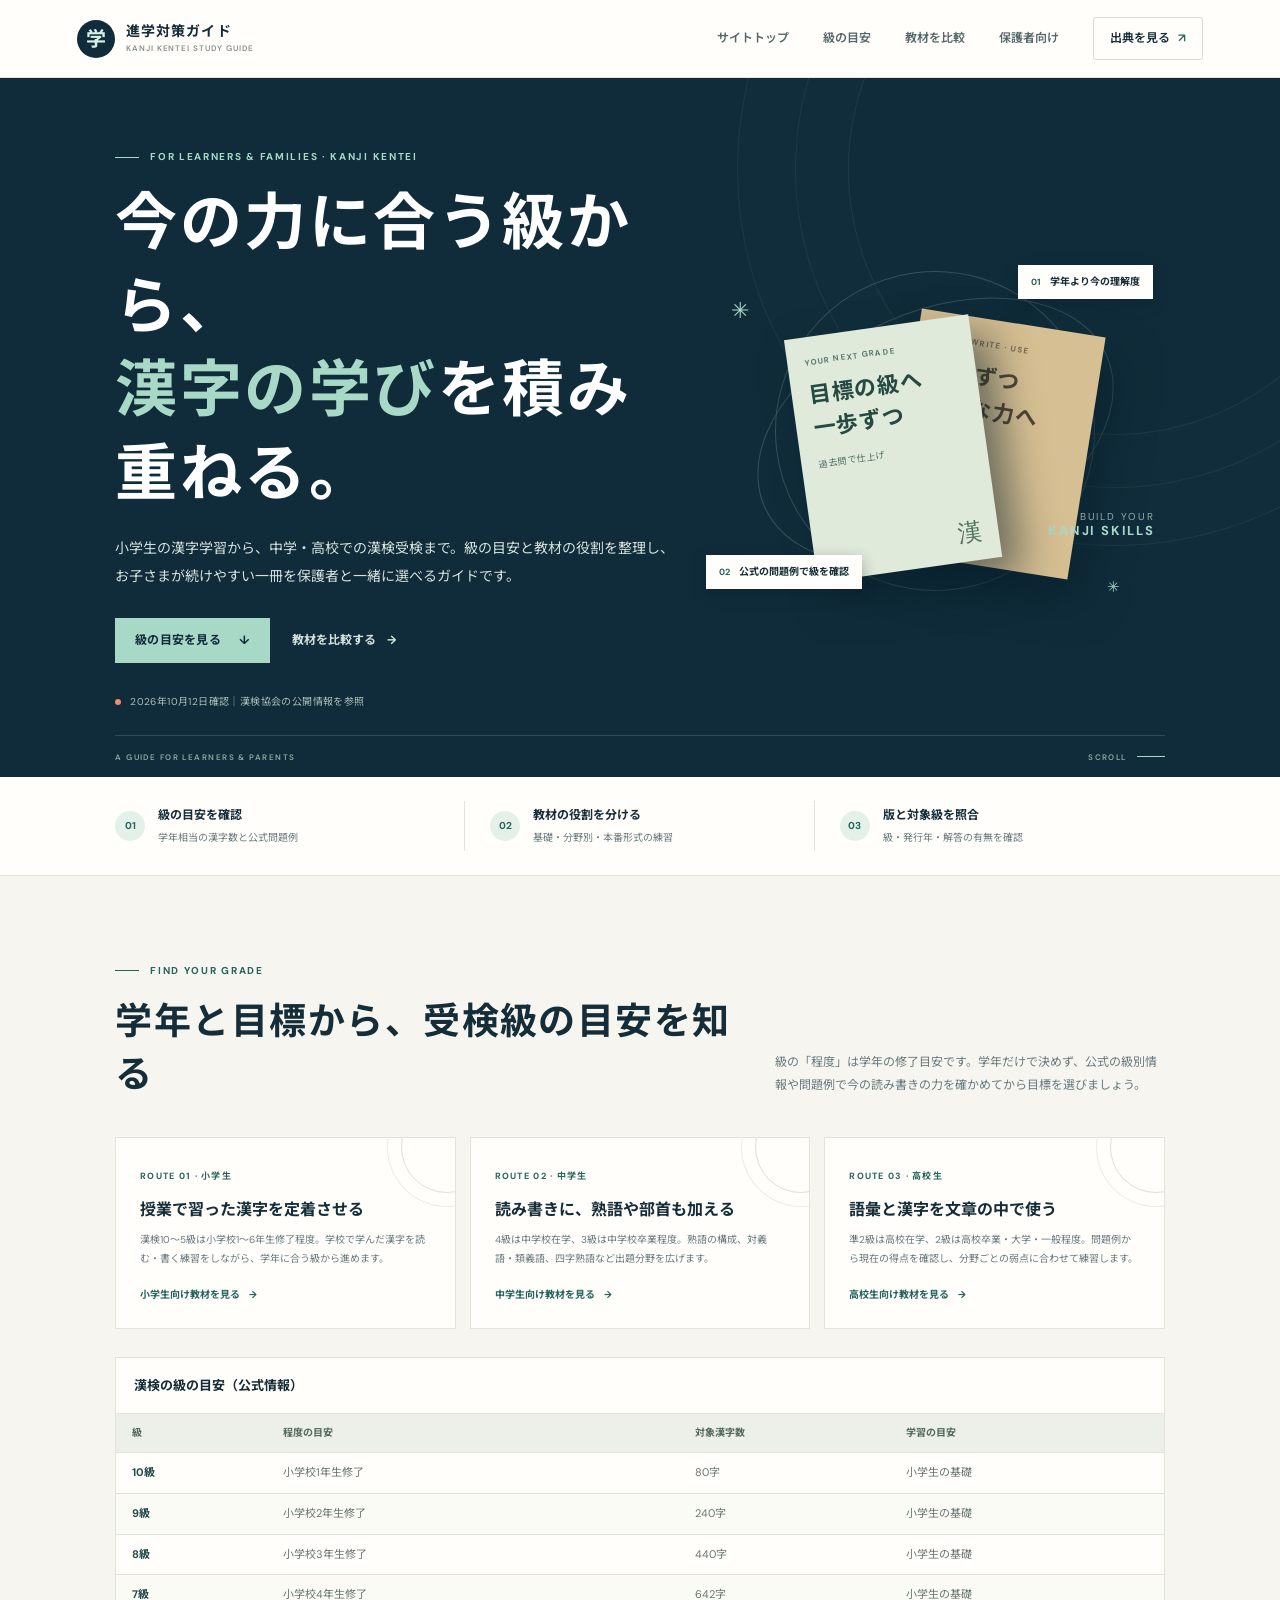
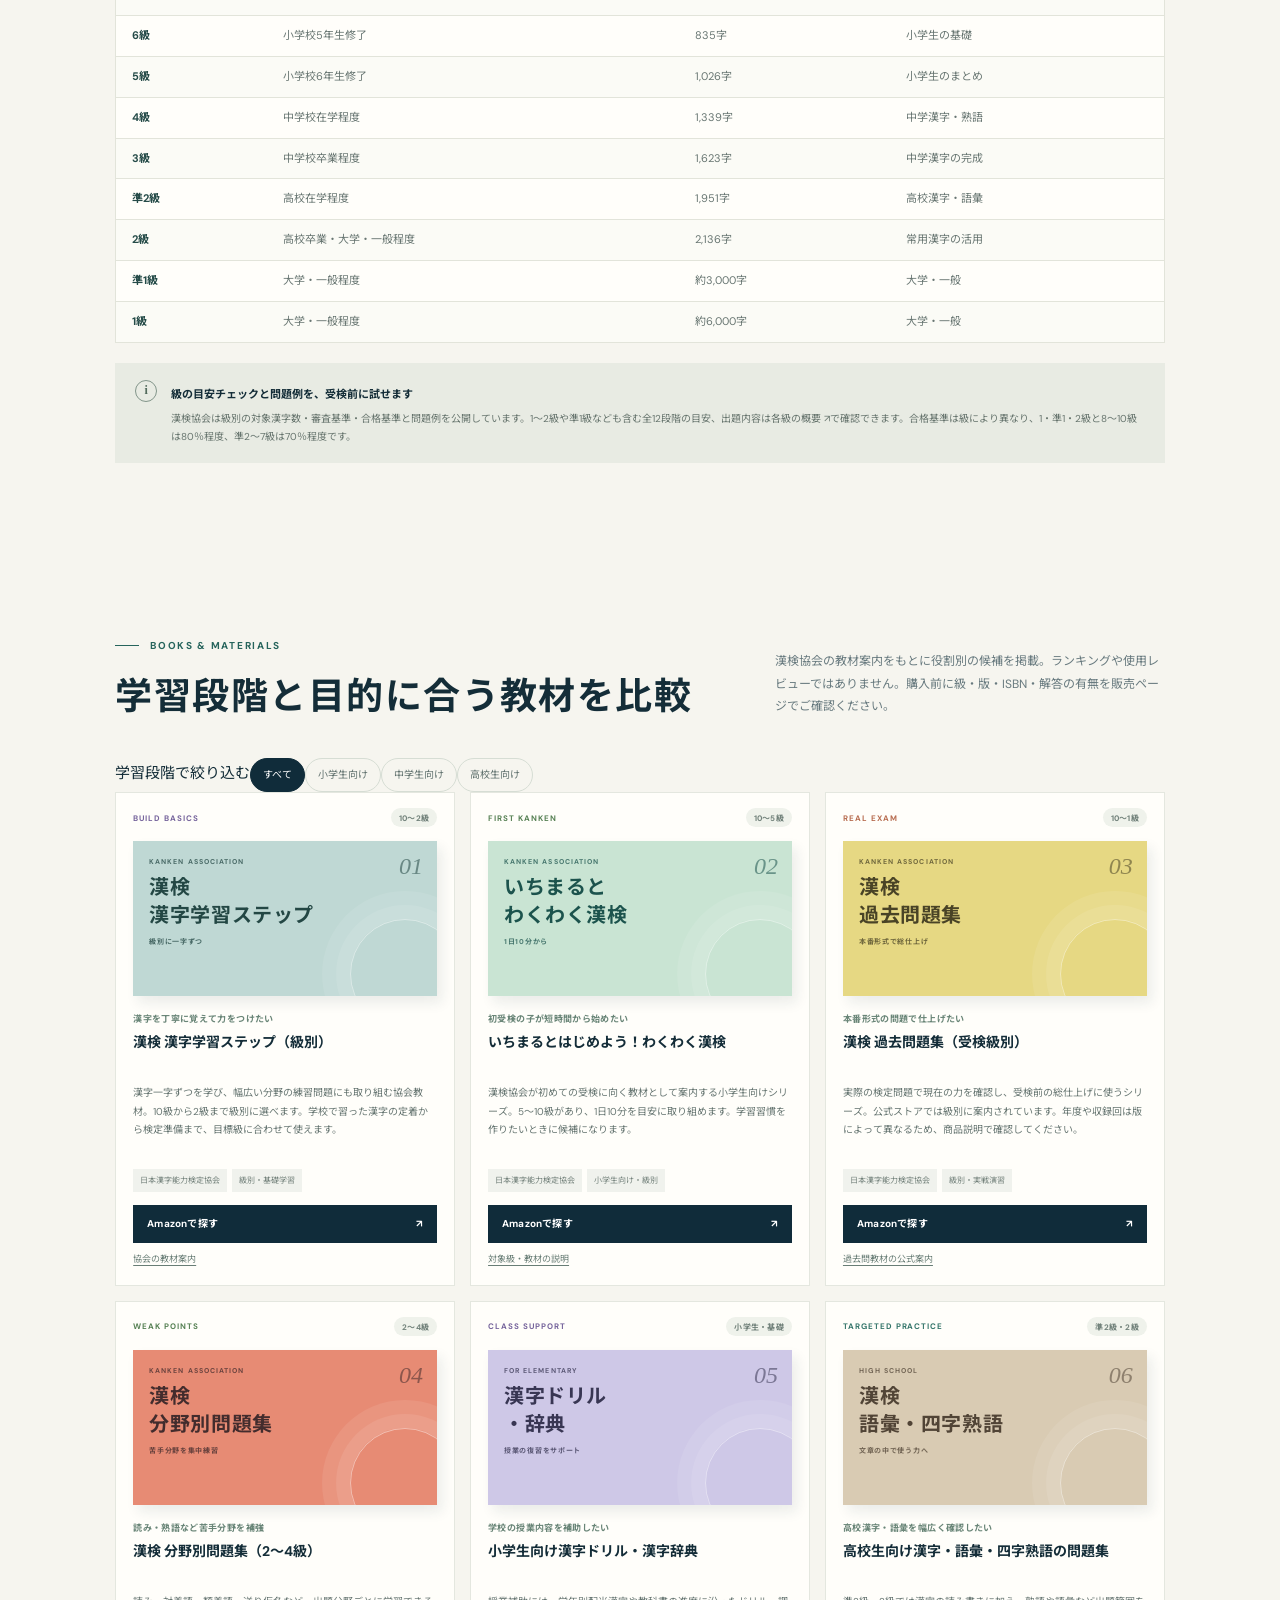
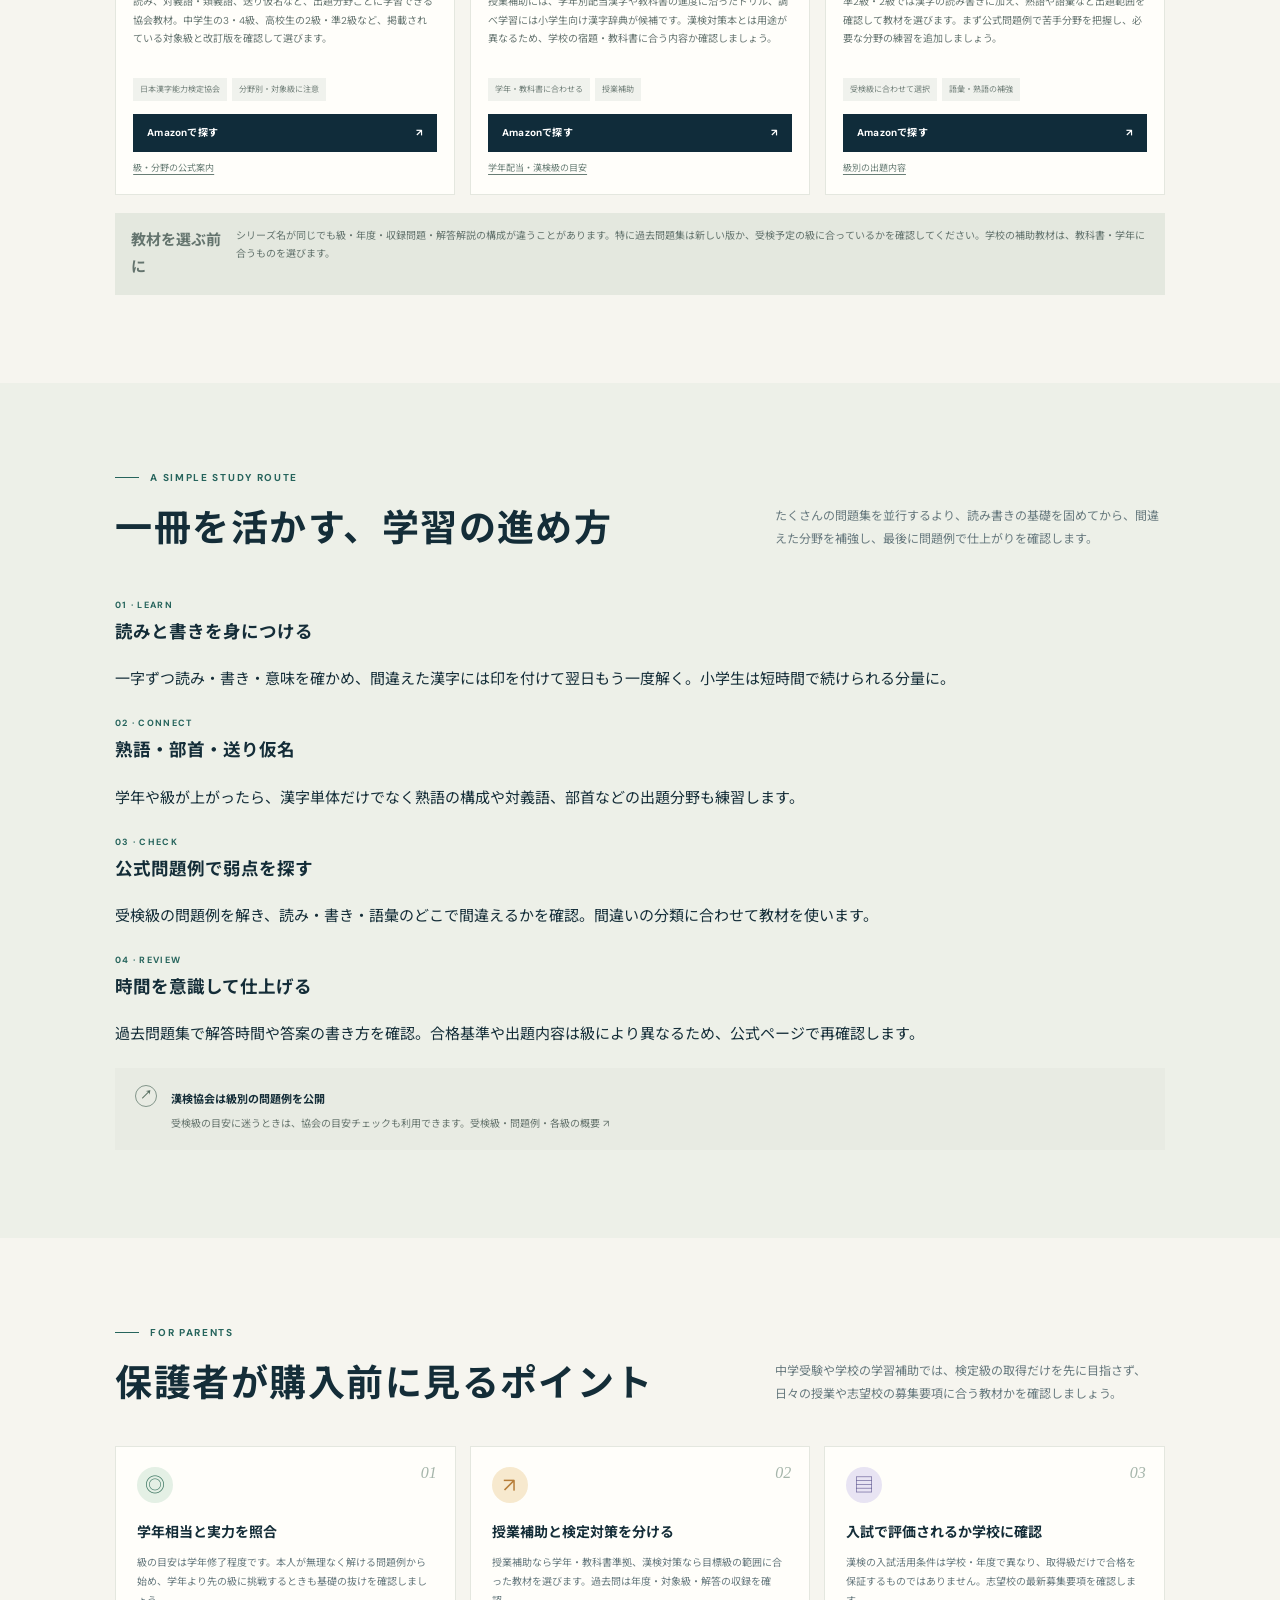
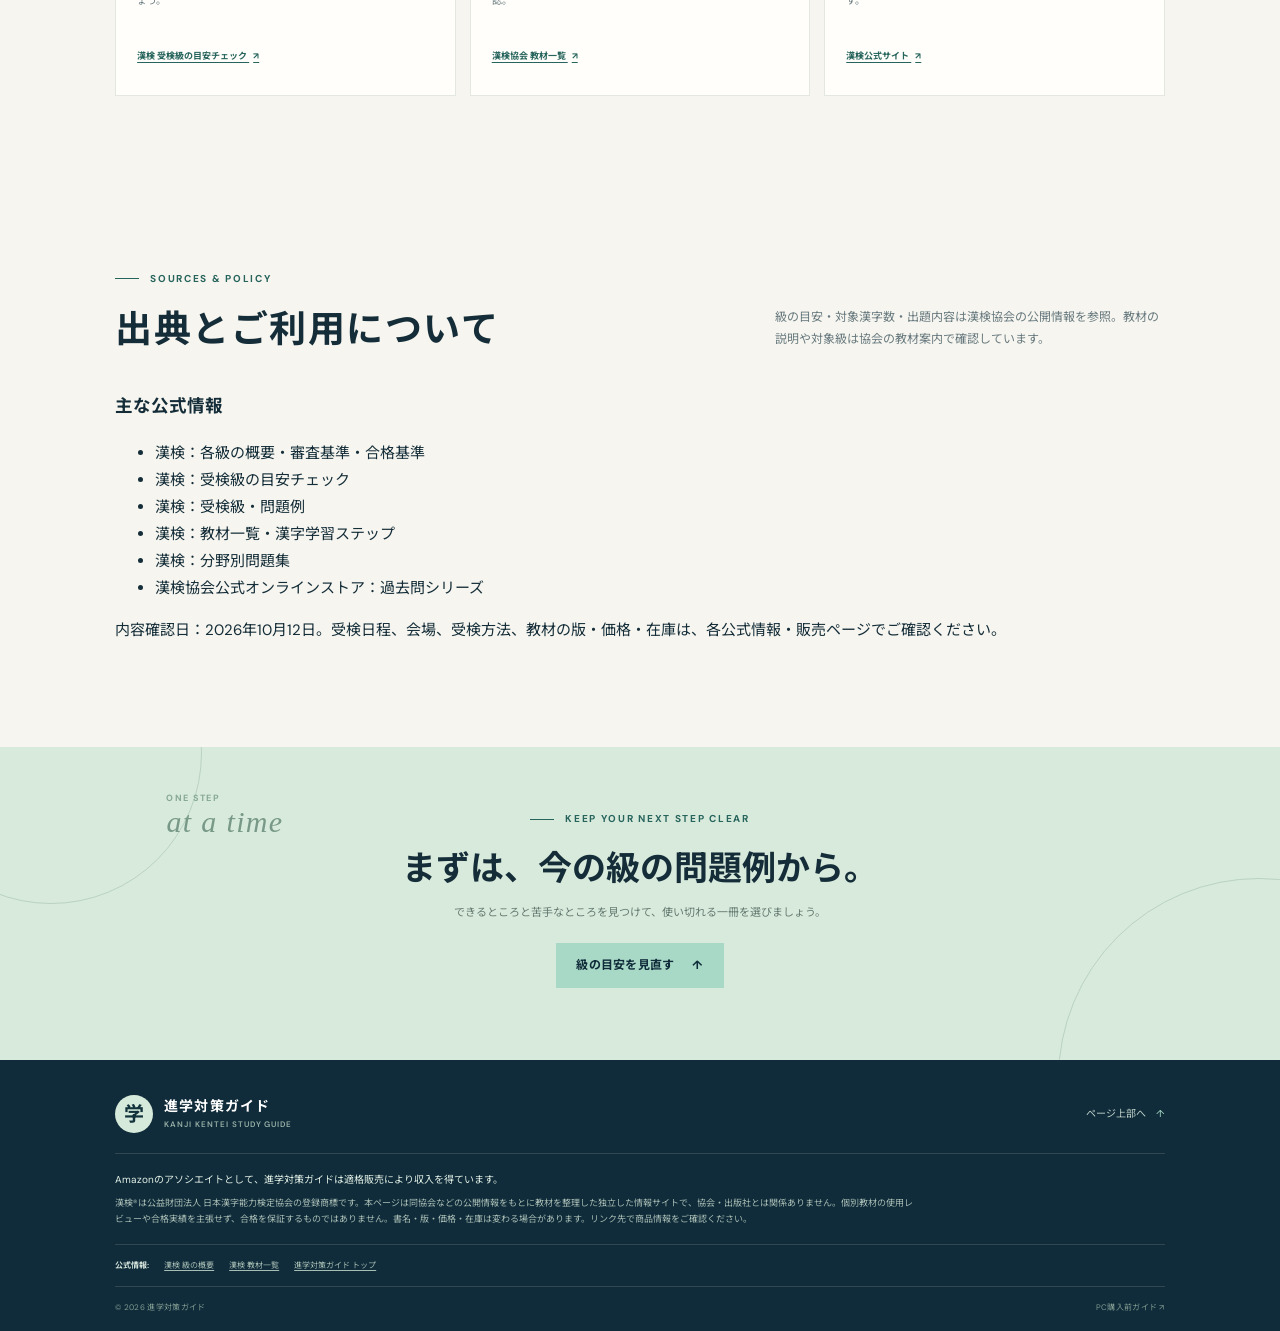
<file: site/kanji-kentei/index.html>
<!doctype html>
<html lang="ja">
<head>
<meta charset="utf-8"><meta name="viewport" content="width=device-width, initial-scale=1"><meta name="theme-color" content="#102c3a">
<meta name="description" content="小学生から高校生・保護者向けに、漢字検定10級から1級までの級の目安、参考書・問題集の選び方、学習の進め方を比較します。">
<link rel="canonical" href="https://u-hyt.github.io/school-entrance-guide/kanji-kentei/"><title>漢字検定対策ガイド｜級別の参考書・問題集比較</title>
<link rel="stylesheet" href="style.css"><link rel="stylesheet" href="extra.css"><script src="script.js" defer></script>
<script type="application/ld+json">{"@context":"https://schema.org","@type":"BreadcrumbList","itemListElement":[{"@type":"ListItem","position":1,"name":"進学対策ガイド","item":"https://u-hyt.github.io/school-entrance-guide/"},{"@type":"ListItem","position":2,"name":"漢字検定対策ガイド","item":"https://u-hyt.github.io/school-entrance-guide/kanji-kentei/"}]}</script>
</head>
<body>
<a class="skip-link" href="#main">本文へ移動</a>
<header class="site-header"><a class="brand" href="../" aria-label="進学対策ガイド トップへ戻る"><span class="brand-mark" aria-hidden="true">学</span><span><strong>進学対策ガイド</strong><small>KANJI KENTEI STUDY GUIDE</small></span></a><nav class="main-nav" aria-label="メインナビゲーション"><a href="../">サイトトップ</a><a href="#grades">級の目安</a><a href="#books">教材を比較</a><a href="#parents">保護者向け</a><a class="nav-cta" href="#sources">出典を見る <span aria-hidden="true">↗</span></a></nav><button class="menu-toggle" type="button" aria-label="メニューを開く" aria-expanded="false"><span></span><span></span></button></header>
<main id="main">
<section class="hero" id="top"><div class="hero-copy"><p class="eyebrow"><span class="eyebrow-line"></span> FOR LEARNERS & FAMILIES · KANJI KENTEI</p><h1>今の力に合う級から、<br><em>漢字の学び</em>を積み重ねる。</h1><p class="hero-lead">小学生の漢字学習から、中学・高校での漢検受検まで。級の目安と教材の役割を整理し、お子さまが続けやすい一冊を保護者と一緒に選べるガイドです。</p><div class="hero-actions"><a class="button button-primary" href="#grades">級の目安を見る <span aria-hidden="true">↓</span></a><a class="text-link" href="#books">教材を比較する <span aria-hidden="true">→</span></a></div><div class="hero-note"><span class="note-dot"></span> 2026年10月12日確認｜漢検協会の公開情報を参照</div></div>
<div class="hero-art kanken-art" role="img" aria-label="目標級を確認し、漢字を覚えて過去問題で仕上げる学習イメージ"><div class="art-orbit orbit-one"></div><div class="art-orbit orbit-two"></div><div class="art-star star-one">✳</div><div class="art-star star-two">✳</div><div class="art-book book-back"><span>READ · WRITE · USE</span><b>一字ずつ<br>確かな力へ</b><small>読み書きを反復</small></div><div class="art-book book-front"><span>YOUR NEXT GRADE</span><b>目標の級へ<br>一歩ずつ</b><small>過去問で仕上げ</small><i>漢</i></div><div class="goal-tag tag-top"><span>01</span> 学年より今の理解度</div><div class="goal-tag tag-bottom"><span>02</span> 公式の問題例で級を確認</div><div class="art-caption">BUILD YOUR<br><strong>KANJI SKILLS</strong></div></div><div class="hero-bottom"><span>A GUIDE FOR LEARNERS & PARENTS</span><span class="scroll-mark">SCROLL <i></i></span></div></section>
<section class="trust-strip" aria-label="このガイドの方針"><div><span class="strip-icon">01</span><span><b>級の目安を確認</b><small>学年相当の漢字数と公式問題例</small></span></div><div><span class="strip-icon">02</span><span><b>教材の役割を分ける</b><small>基礎・分野別・本番形式の練習</small></span></div><div><span class="strip-icon">03</span><span><b>版と対象級を照合</b><small>級・発行年・解答の有無を確認</small></span></div></section>
<section class="section routes-section" id="grades"><div class="section-heading"><div><p class="eyebrow"><span class="eyebrow-line"></span> FIND YOUR GRADE</p><h2>学年と目標から、受検級の目安を知る</h2></div><p class="section-intro">級の「程度」は学年の修了目安です。学年だけで決めず、公式の級別情報や問題例で今の読み書きの力を確かめてから目標を選びましょう。</p></div>
<div class="kanken-route-grid"><article class="kanken-route"><span>ROUTE 01 · 小学生</span><h3>授業で習った漢字を定着させる</h3><p>漢検10〜5級は小学校1〜6年生修了程度。学校で学んだ漢字を読む・書く練習をしながら、学年に合う級から進めます。</p><a href="#books" data-jump="elementary">小学生向け教材を見る <b>→</b></a></article><article class="kanken-route"><span>ROUTE 02 · 中学生</span><h3>読み書きに、熟語や部首も加える</h3><p>4級は中学校在学、3級は中学校卒業程度。熟語の構成、対義語・類義語、四字熟語など出題分野を広げます。</p><a href="#books" data-jump="middle">中学生向け教材を見る <b>→</b></a></article><article class="kanken-route"><span>ROUTE 03 · 高校生</span><h3>語彙と漢字を文章の中で使う</h3><p>準2級は高校在学、2級は高校卒業・大学・一般程度。問題例から現在の得点を確認し、分野ごとの弱点に合わせて練習します。</p><a href="#books" data-jump="advanced">高校生向け教材を見る <b>→</b></a></article></div>
<div class="grade-table-wrap"><table class="grade-table"><caption>漢検の級の目安（公式情報）</caption><thead><tr><th scope="col">級</th><th scope="col">程度の目安</th><th scope="col">対象漢字数</th><th scope="col">学習の目安</th></tr></thead><tbody>
<tr><th scope="row">10級</th><td>小学校1年生修了</td><td>80字</td><td>小学生の基礎</td></tr><tr><th scope="row">9級</th><td>小学校2年生修了</td><td>240字</td><td>小学生の基礎</td></tr><tr><th scope="row">8級</th><td>小学校3年生修了</td><td>440字</td><td>小学生の基礎</td></tr><tr><th scope="row">7級</th><td>小学校4年生修了</td><td>642字</td><td>小学生の基礎</td></tr><tr><th scope="row">6級</th><td>小学校5年生修了</td><td>835字</td><td>小学生の基礎</td></tr><tr><th scope="row">5級</th><td>小学校6年生修了</td><td>1,026字</td><td>小学生のまとめ</td></tr><tr><th scope="row">4級</th><td>中学校在学程度</td><td>1,339字</td><td>中学漢字・熟語</td></tr><tr><th scope="row">3級</th><td>中学校卒業程度</td><td>1,623字</td><td>中学漢字の完成</td></tr><tr><th scope="row">準2級</th><td>高校在学程度</td><td>1,951字</td><td>高校漢字・語彙</td></tr><tr><th scope="row">2級</th><td>高校卒業・大学・一般程度</td><td>2,136字</td><td>常用漢字の活用</td></tr><tr><th scope="row">準1級</th><td>大学・一般程度</td><td>約3,000字</td><td>大学・一般</td></tr><tr><th scope="row">1級</th><td>大学・一般程度</td><td>約6,000字</td><td>大学・一般</td></tr></tbody></table></div>
<div class="official-note"><span class="official-note-mark">i</span><div><b>級の目安チェックと問題例を、受検前に試せます</b><p>漢検協会は級別の対象漢字数・審査基準・合格基準と問題例を公開しています。1〜2級や準1級なども含む全12段階の目安、出題内容は<a href="https://www.kanken.or.jp/kanken/grades/overview/" target="_blank" rel="noopener">各級の概要 ↗</a>で確認できます。合格基準は級により異なり、1・準1・2級と8〜10級は80％程度、準2〜7級は70％程度です。</p></div></div>
</section>
<section class="section books-section" id="books"><div class="section-heading"><div><p class="eyebrow"><span class="eyebrow-line"></span> BOOKS & MATERIALS</p><h2>学習段階と目的に合う教材を比較</h2></div><p class="section-intro">漢検協会の教材案内をもとに役割別の候補を掲載。ランキングや使用レビューではありません。購入前に級・版・ISBN・解答の有無を販売ページでご確認ください。</p></div>
<div class="filter-row" role="group" aria-label="教材を学習段階で絞り込む"><span>学習段階で絞り込む</span><button class="filter-pill is-active" type="button" data-filter="all" aria-pressed="true">すべて</button><button class="filter-pill" type="button" data-filter="elementary" aria-pressed="false">小学生向け</button><button class="filter-pill" type="button" data-filter="middle" aria-pressed="false">中学生向け</button><button class="filter-pill" type="button" data-filter="advanced" aria-pressed="false">高校生向け</button></div>
<div class="book-grid">
<article class="book-card" data-subject="elementary"><div class="book-topline"><span class="subject-label japanese-label">BUILD BASICS</span><span class="level-label">10〜2級</span></div><div class="book-cover cover-sky"><span>KANKEN ASSOCIATION</span><b>漢検<br>漢字学習ステップ</b><small>級別に一字ずつ</small><i>01</i></div><div class="book-content"><p class="book-purpose">漢字を丁寧に覚えて力をつけたい</p><h3>漢検 漢字学習ステップ（級別）</h3><p class="book-summary">漢字一字ずつを学び、幅広い分野の練習問題にも取り組む協会教材。10級から2級まで級別に選べます。学校で習った漢字の定着から検定準備まで、目標級に合わせて使えます。</p><div class="book-meta"><span>日本漢字能力検定協会</span><span>級別・基礎学習</span></div><div class="book-actions"><a class="button button-dark" href="https://www.amazon.co.jp/s?k=%E6%BC%A2%E6%A4%9C+%E6%BC%A2%E5%AD%97%E5%AD%A6%E7%BF%92%E3%82%B9%E3%83%86%E3%83%83%E3%83%97+%E7%B4%9A%E5%88%A5&tag=hyusiteguide-22" target="_blank" rel="sponsored nofollow noopener">Amazonで探す <span>↗</span></a><a class="publisher-link" href="https://www.kanken.or.jp/kanken/textbook/" target="_blank" rel="noopener">協会の教材案内</a></div></div></article>
<article class="book-card" data-subject="elementary"><div class="book-topline"><span class="subject-label science-label">FIRST KANKEN</span><span class="level-label">10〜5級</span></div><div class="book-cover cover-mint"><span>KANKEN ASSOCIATION</span><b>いちまると<br>わくわく漢検</b><small>1日10分から</small><i>02</i></div><div class="book-content"><p class="book-purpose">初受検の子が短時間から始めたい</p><h3>いちまるとはじめよう！わくわく漢検</h3><p class="book-summary">漢検協会が初めての受検に向く教材として案内する小学生向けシリーズ。5〜10級があり、1日10分を目安に取り組めます。学習習慣を作りたいときに候補になります。</p><div class="book-meta"><span>日本漢字能力検定協会</span><span>小学生向け・級別</span></div><div class="book-actions"><a class="button button-dark" href="https://www.amazon.co.jp/s?k=%E3%81%84%E3%81%A1%E3%81%BE%E3%82%8B%E3%81%A8%E3%81%AF%E3%81%98%E3%82%81%E3%82%88%E3%81%86+%E3%82%8F%E3%81%8F%E3%82%8F%E6%BC%A2%E6%A4%9C&tag=hyusiteguide-22" target="_blank" rel="sponsored nofollow noopener">Amazonで探す <span>↗</span></a><a class="publisher-link" href="https://www.kanken.or.jp/kanken/textbook/" target="_blank" rel="noopener">対象級・教材の説明</a></div></div></article>
<article class="book-card" data-subject="middle"><div class="book-topline"><span class="subject-label english-label">REAL EXAM</span><span class="level-label">10〜1級</span></div><div class="book-cover cover-yellow"><span>KANKEN ASSOCIATION</span><b>漢検<br>過去問題集</b><small>本番形式で総仕上げ</small><i>03</i></div><div class="book-content"><p class="book-purpose">本番形式の問題で仕上げたい</p><h3>漢検 過去問題集（受検級別）</h3><p class="book-summary">実際の検定問題で現在の力を確認し、受検前の総仕上げに使うシリーズ。公式ストアでは級別に案内されています。年度や収録回は版によって異なるため、商品説明で確認してください。</p><div class="book-meta"><span>日本漢字能力検定協会</span><span>級別・実戦演習</span></div><div class="book-actions"><a class="button button-dark" href="https://www.amazon.co.jp/s?k=%E6%BC%A2%E6%A4%9C+%E9%81%8E%E5%8E%BB%E5%95%8F%E9%A1%8C%E9%9B%86+%E7%B4%9A%E5%88%A5&tag=hyusiteguide-22" target="_blank" rel="sponsored nofollow noopener">Amazonで探す <span>↗</span></a><a class="publisher-link" href="https://www.kanken.or.jp/kanken/textbook/" target="_blank" rel="noopener">過去問教材の公式案内</a></div></div></article>
<article class="book-card" data-subject="middle"><div class="book-topline"><span class="subject-label science-label">WEAK POINTS</span><span class="level-label">2〜4級</span></div><div class="book-cover cover-coral"><span>KANKEN ASSOCIATION</span><b>漢検<br>分野別問題集</b><small>苦手分野を集中練習</small><i>04</i></div><div class="book-content"><p class="book-purpose">読み・熟語など苦手分野を補強</p><h3>漢検 分野別問題集（2〜4級）</h3><p class="book-summary">読み、対義語・類義語、送り仮名など、出題分野ごとに学習できる協会教材。中学生の3・4級、高校生の2級・準2級など、掲載されている対象級と改訂版を確認して選びます。</p><div class="book-meta"><span>日本漢字能力検定協会</span><span>分野別・対象級に注意</span></div><div class="book-actions"><a class="button button-dark" href="https://www.amazon.co.jp/s?k=%E6%BC%A2%E6%A4%9C+%E5%88%86%E9%87%8E%E5%88%A5%E5%95%8F%E9%A1%8C%E9%9B%86+2%E7%B4%9A+3%E7%B4%9A+4%E7%B4%9A&tag=hyusiteguide-22" target="_blank" rel="sponsored nofollow noopener">Amazonで探す <span>↗</span></a><a class="publisher-link" href="https://www.kanken.or.jp/kanken/textbook/field.html" target="_blank" rel="noopener">級・分野の公式案内</a></div></div></article>
<article class="book-card" data-subject="elementary"><div class="book-topline"><span class="subject-label japanese-label">CLASS SUPPORT</span><span class="level-label">小学生・基礎</span></div><div class="book-cover cover-lilac"><span>FOR ELEMENTARY</span><b>漢字ドリル<br>・辞典</b><small>授業の復習をサポート</small><i>05</i></div><div class="book-content"><p class="book-purpose">学校の授業内容を補助したい</p><h3>小学生向け漢字ドリル・漢字辞典</h3><p class="book-summary">授業補助には、学年別配当漢字や教科書の進度に沿ったドリル、調べ学習には小学生向け漢字辞典が候補です。漢検対策本とは用途が異なるため、学校の宿題・教科書に合う内容か確認しましょう。</p><div class="book-meta"><span>学年・教科書に合わせる</span><span>授業補助</span></div><div class="book-actions"><a class="button button-dark" href="https://www.amazon.co.jp/s?k=%E5%B0%8F%E5%AD%A6%E7%94%9F+%E6%BC%A2%E5%AD%97%E3%83%89%E3%83%AA%E3%83%AB+%E6%BC%A2%E5%AD%97%E8%BE%9E%E5%85%B8&tag=hyusiteguide-22" target="_blank" rel="sponsored nofollow noopener">Amazonで探す <span>↗</span></a><a class="publisher-link" href="https://www.kanken.or.jp/kanken/grades/overview/" target="_blank" rel="noopener">学年配当・漢検級の目安</a></div></div></article>
<article class="book-card" data-subject="advanced"><div class="book-topline"><span class="subject-label math-label">TARGETED PRACTICE</span><span class="level-label">準2級・2級</span></div><div class="book-cover cover-sand"><span>HIGH SCHOOL</span><b>漢検<br>語彙・四字熟語</b><small>文章の中で使う力へ</small><i>06</i></div><div class="book-content"><p class="book-purpose">高校漢字・語彙を幅広く確認したい</p><h3>高校生向け漢字・語彙・四字熟語の問題集</h3><p class="book-summary">準2級・2級では漢字の読み書きに加え、熟語や語彙など出題範囲を確認して教材を選びます。まず公式問題例で苦手分野を把握し、必要な分野の練習を追加しましょう。</p><div class="book-meta"><span>受検級に合わせて選択</span><span>語彙・熟語の補強</span></div><div class="book-actions"><a class="button button-dark" href="https://www.amazon.co.jp/s?k=%E6%BC%A2%E6%A4%9C+%E6%BA%962%E7%B4%9A+2%E7%B4%9A+%E9%AB%98%E6%A0%A1%E7%94%9F+%E6%BC%A2%E5%AD%97%E8%AA%9E%E5%BD%99+%E5%95%8F%E9%A1%8C%E9%9B%86&tag=hyusiteguide-22" target="_blank" rel="sponsored nofollow noopener">Amazonで探す <span>↗</span></a><a class="publisher-link" href="https://www.kanken.or.jp/kanken/grades/overview/" target="_blank" rel="noopener">級別の出題内容</a></div></div></article>
</div><div class="product-caveat"><b>教材を選ぶ前に</b><p>シリーズ名が同じでも級・年度・収録問題・解答解説の構成が違うことがあります。特に過去問題集は新しい版か、受検予定の級に合っているかを確認してください。学校の補助教材は、教科書・学年に合うものを選びます。</p></div></section>
<section class="section kanken-skill-section"><div class="section-heading"><div><p class="eyebrow"><span class="eyebrow-line"></span> A SIMPLE STUDY ROUTE</p><h2>一冊を活かす、学習の進め方</h2></div><p class="section-intro">たくさんの問題集を並行するより、読み書きの基礎を固めてから、間違えた分野を補強し、最後に問題例で仕上がりを確認します。</p></div><div class="skill-grid"><article><span>01 · LEARN</span><h3>読みと書きを身につける</h3><p>一字ずつ読み・書き・意味を確かめ、間違えた漢字には印を付けて翌日もう一度解く。小学生は短時間で続けられる分量に。</p></article><article><span>02 · CONNECT</span><h3>熟語・部首・送り仮名</h3><p>学年や級が上がったら、漢字単体だけでなく熟語の構成や対義語、部首などの出題分野も練習します。</p></article><article><span>03 · CHECK</span><h3>公式問題例で弱点を探す</h3><p>受検級の問題例を解き、読み・書き・語彙のどこで間違えるかを確認。間違いの分類に合わせて教材を使います。</p></article><article><span>04 · REVIEW</span><h3>時間を意識して仕上げる</h3><p>過去問題集で解答時間や答案の書き方を確認。合格基準や出題内容は級により異なるため、公式ページで再確認します。</p></article></div><div class="official-note"><span class="official-note-mark">↗</span><div><b>漢検協会は級別の問題例を公開</b><p>受検級の目安に迷うときは、協会の目安チェックも利用できます。<a href="https://www.kanken.or.jp/kanken/grades/" target="_blank" rel="noopener">受検級・問題例・各級の概要 ↗</a></p></div></div></section>
<section class="section" id="parents"><div class="section-heading"><div><p class="eyebrow"><span class="eyebrow-line"></span> FOR PARENTS</p><h2>保護者が購入前に見るポイント</h2></div><p class="section-intro">中学受験や学校の学習補助では、検定級の取得だけを先に目指さず、日々の授業や志望校の募集要項に合う教材かを確認しましょう。</p></div><div class="check-grid"><article class="check-card"><span class="check-no">01</span><span class="check-symbol symbol-target">◎</span><h3>学年相当と実力を照合</h3><p>級の目安は学年修了程度です。本人が無理なく解ける問題例から始め、学年より先の級に挑戦するときも基礎の抜けを確認しましょう。</p><a href="https://www.kanken.or.jp/kanken/grades/meyasucheck/" target="_blank" rel="noopener">漢検 受検級の目安チェック <span>↗</span></a></article><article class="check-card"><span class="check-no">02</span><span class="check-symbol symbol-level">↗</span><h3>授業補助と検定対策を分ける</h3><p>授業補助なら学年・教科書準拠、漢検対策なら目標級の範囲に合った教材を選びます。過去問は年度・対象級・解答の収録を確認。</p><a href="https://www.kanken.or.jp/kanken/textbook/" target="_blank" rel="noopener">漢検協会 教材一覧 <span>↗</span></a></article><article class="check-card"><span class="check-no">03</span><span class="check-symbol symbol-plan">▤</span><h3>入試で評価されるか学校に確認</h3><p>漢検の入試活用条件は学校・年度で異なり、取得級だけで合格を保証するものではありません。志望校の最新募集要項を確認します。</p><a href="https://www.kanken.or.jp/kanken/" target="_blank" rel="noopener">漢検公式サイト <span>↗</span></a></article></div></section>
<section class="section sources-section" id="sources"><div class="section-heading"><div><p class="eyebrow"><span class="eyebrow-line"></span> SOURCES & POLICY</p><h2>出典とご利用について</h2></div><p class="section-intro">級の目安・対象漢字数・出題内容は漢検協会の公開情報を参照。教材の説明や対象級は協会の教材案内で確認しています。</p></div><div class="sources-card"><h3>主な公式情報</h3><ul><li><a href="https://www.kanken.or.jp/kanken/grades/overview/" target="_blank" rel="noopener">漢検：各級の概要・審査基準・合格基準</a></li><li><a href="https://www.kanken.or.jp/kanken/grades/meyasucheck/" target="_blank" rel="noopener">漢検：受検級の目安チェック</a></li><li><a href="https://www.kanken.or.jp/kanken/grades/" target="_blank" rel="noopener">漢検：受検級・問題例</a></li><li><a href="https://www.kanken.or.jp/kanken/textbook/" target="_blank" rel="noopener">漢検：教材一覧・漢字学習ステップ</a></li><li><a href="https://www.kanken.or.jp/kanken/textbook/field.html" target="_blank" rel="noopener">漢検：分野別問題集</a></li><li><a href="https://store.kanken.or.jp/collections/series_past" target="_blank" rel="noopener">漢検協会公式オンラインストア：過去問シリーズ</a></li></ul><p class="sources-asof">内容確認日：2026年10月12日。受検日程、会場、受検方法、教材の版・価格・在庫は、各公式情報・販売ページでご確認ください。</p></div></section>
<section class="last-cta"><span class="cta-decoration">ONE STEP<br><span>at a time</span></span><p class="eyebrow"><span class="eyebrow-line"></span> KEEP YOUR NEXT STEP CLEAR</p><h2>まずは、今の級の問題例から。</h2><p>できるところと苦手なところを見つけて、使い切れる一冊を選びましょう。</p><a class="button button-primary" href="#grades">級の目安を見直す <span aria-hidden="true">↑</span></a></section>
</main>
<footer class="site-footer"><div class="footer-top"><a class="brand brand-footer" href="../"><span class="brand-mark" aria-hidden="true">学</span><span><strong>進学対策ガイド</strong><small>KANJI KENTEI STUDY GUIDE</small></span></a><a class="back-top" href="#top">ページ上部へ <span>↑</span></a></div><p class="affiliate-disclosure">Amazonのアソシエイトとして、進学対策ガイドは適格販売により収入を得ています。</p><p class="footer-copy">漢検®は公益財団法人 日本漢字能力検定協会の登録商標です。本ページは同協会などの公開情報をもとに教材を整理した独立した情報サイトで、協会・出版社とは関係ありません。個別教材の使用レビューや合格実績を主張せず、合格を保証するものではありません。書名・版・価格・在庫は変わる場合があります。リンク先で商品情報をご確認ください。</p><div class="source-list" id="source-links"><b>公式情報:</b><a href="https://www.kanken.or.jp/kanken/grades/overview/" target="_blank" rel="noopener">漢検 級の概要</a><a href="https://www.kanken.or.jp/kanken/textbook/" target="_blank" rel="noopener">漢検 教材一覧</a><a href="../">進学対策ガイド トップ</a></div><div class="footer-bottom"><span>© 2026 進学対策ガイド</span><span><a href="https://u-hyt.github.io/hyu-site/">PC購入前ガイド ↗</a></span></div></footer>
</body></html>
</file>
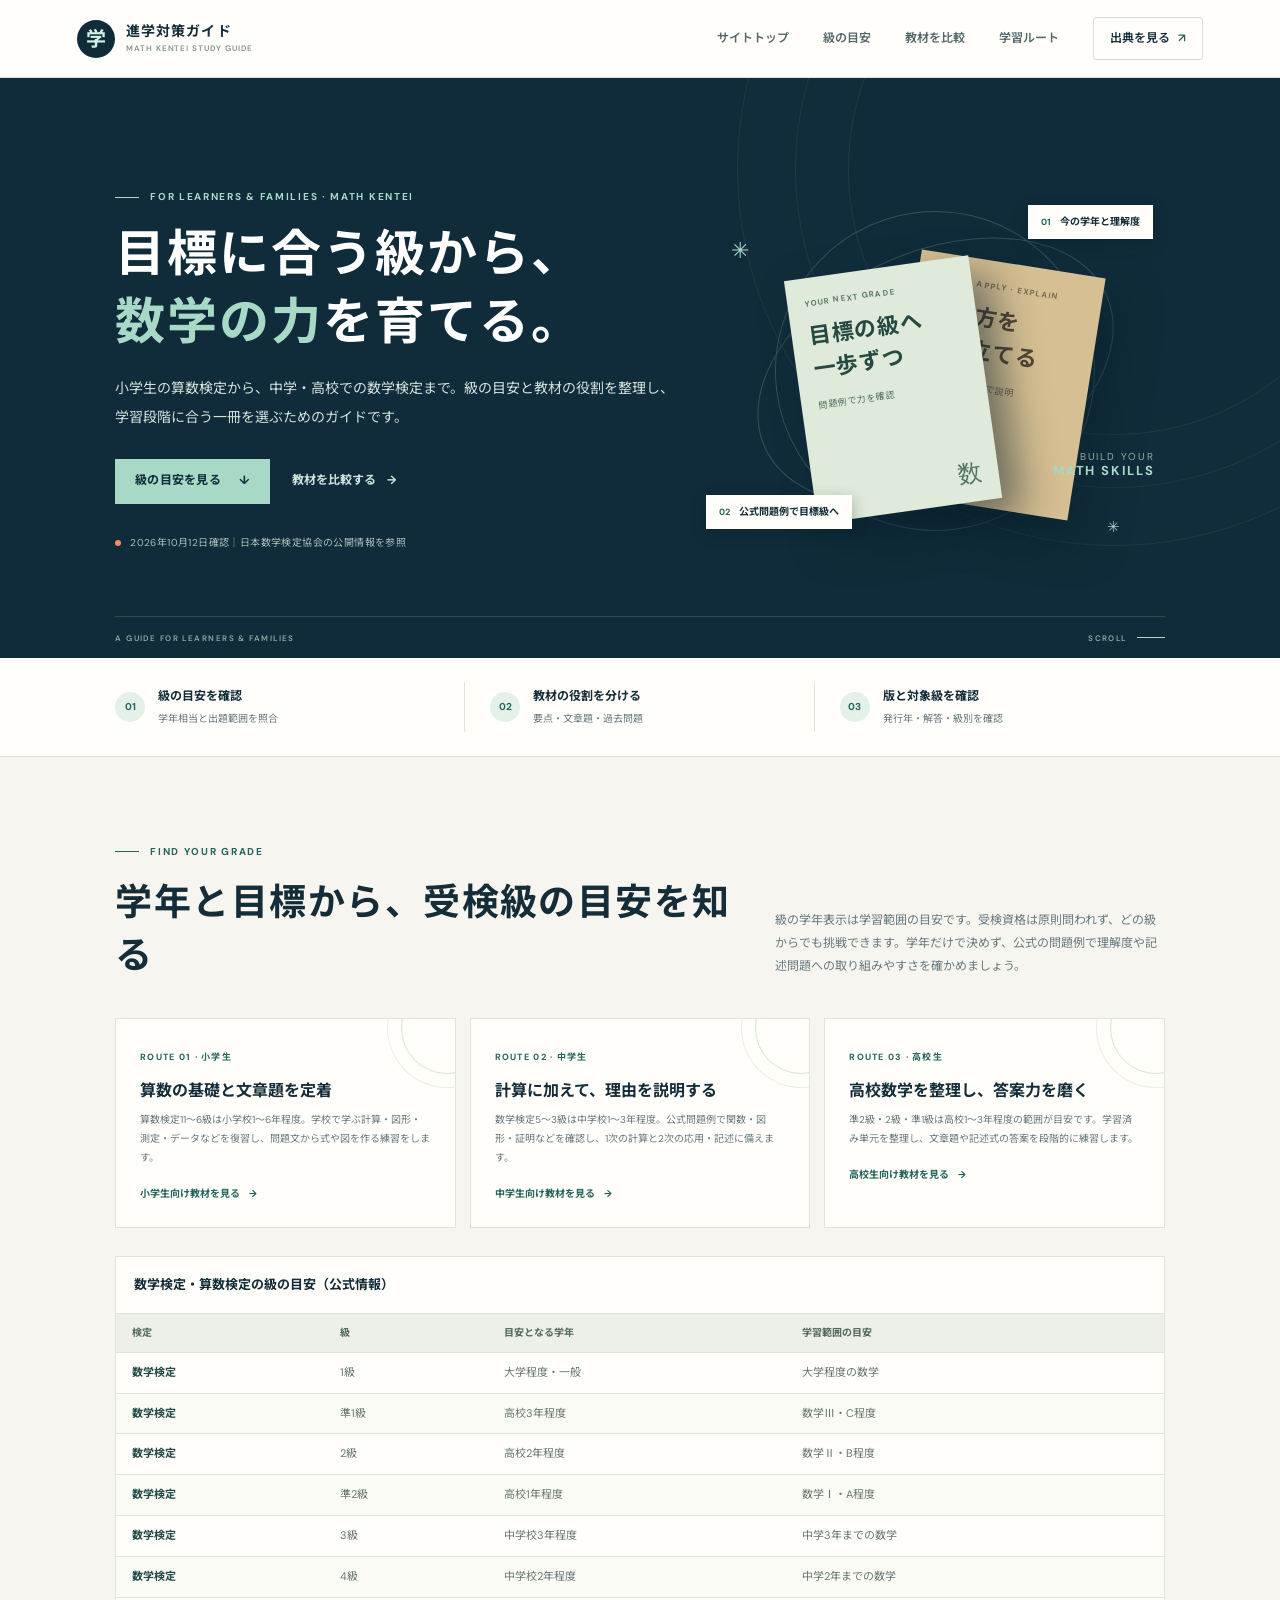
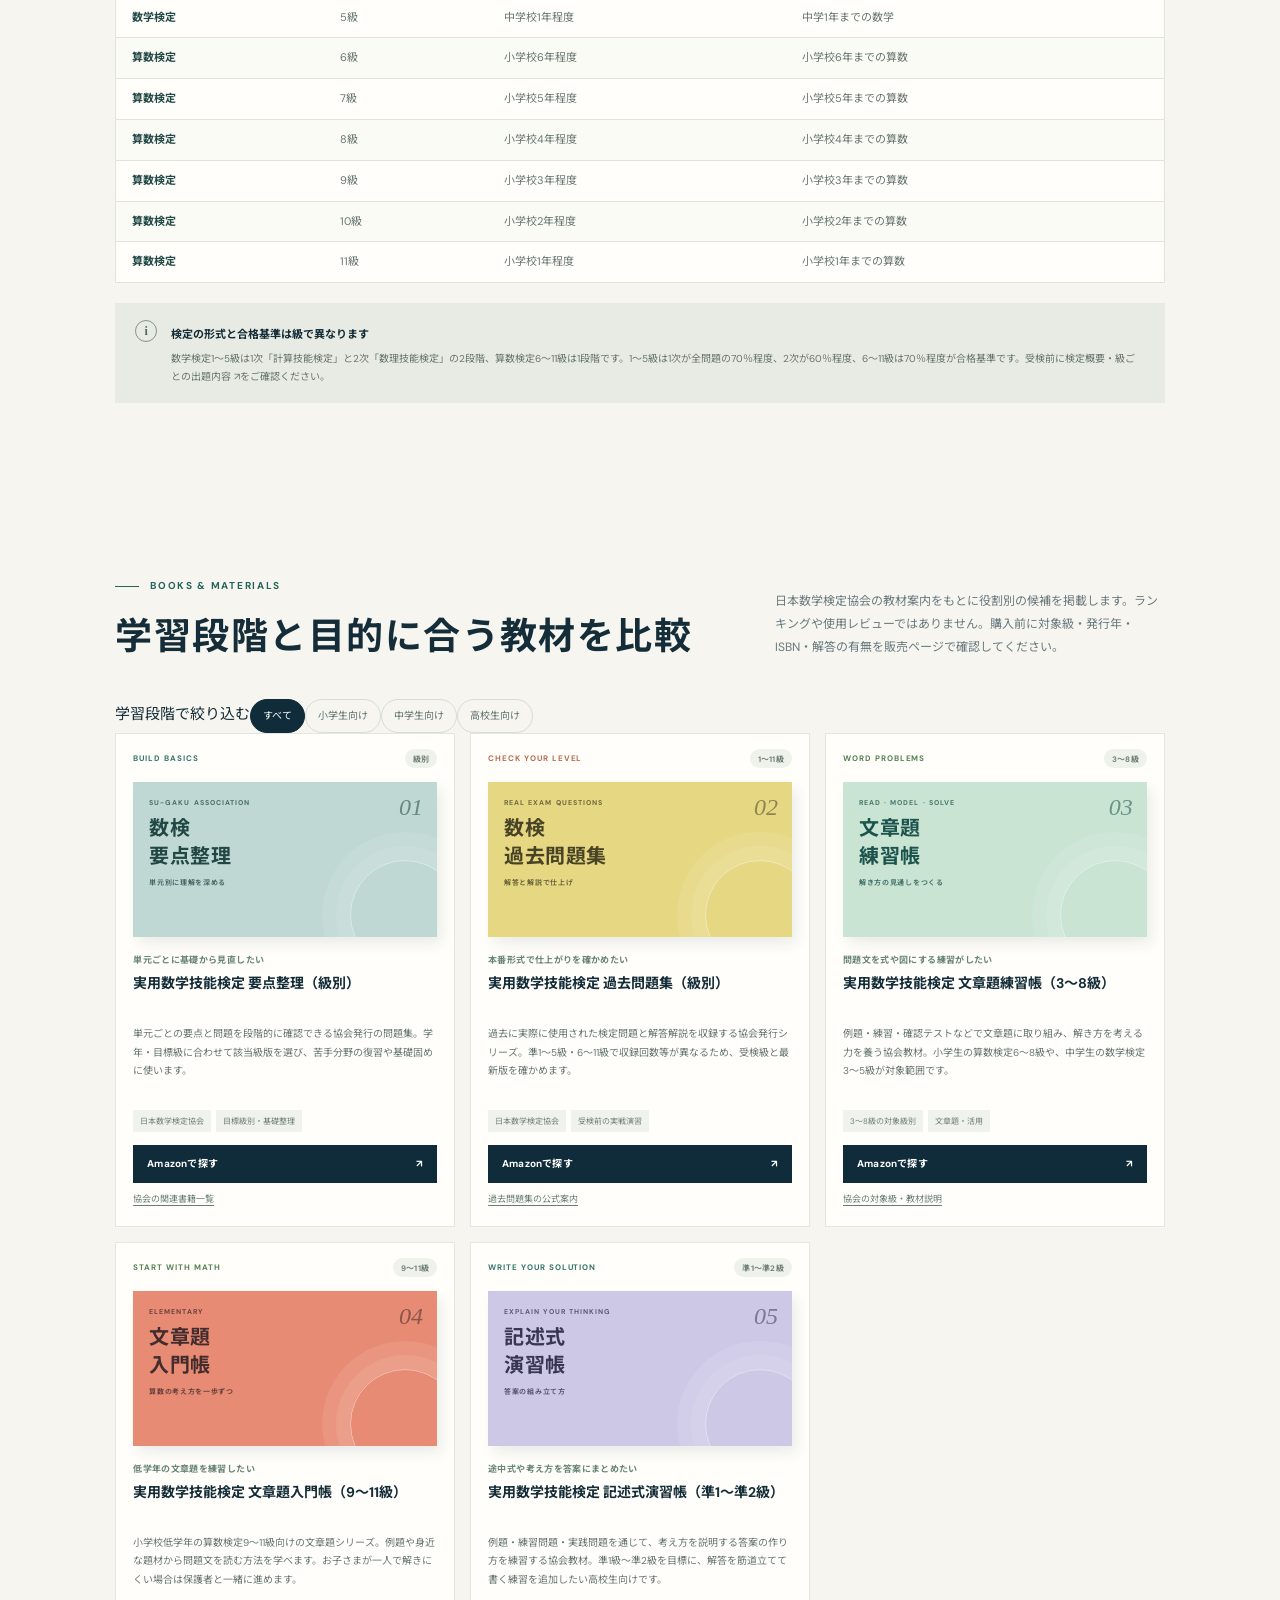
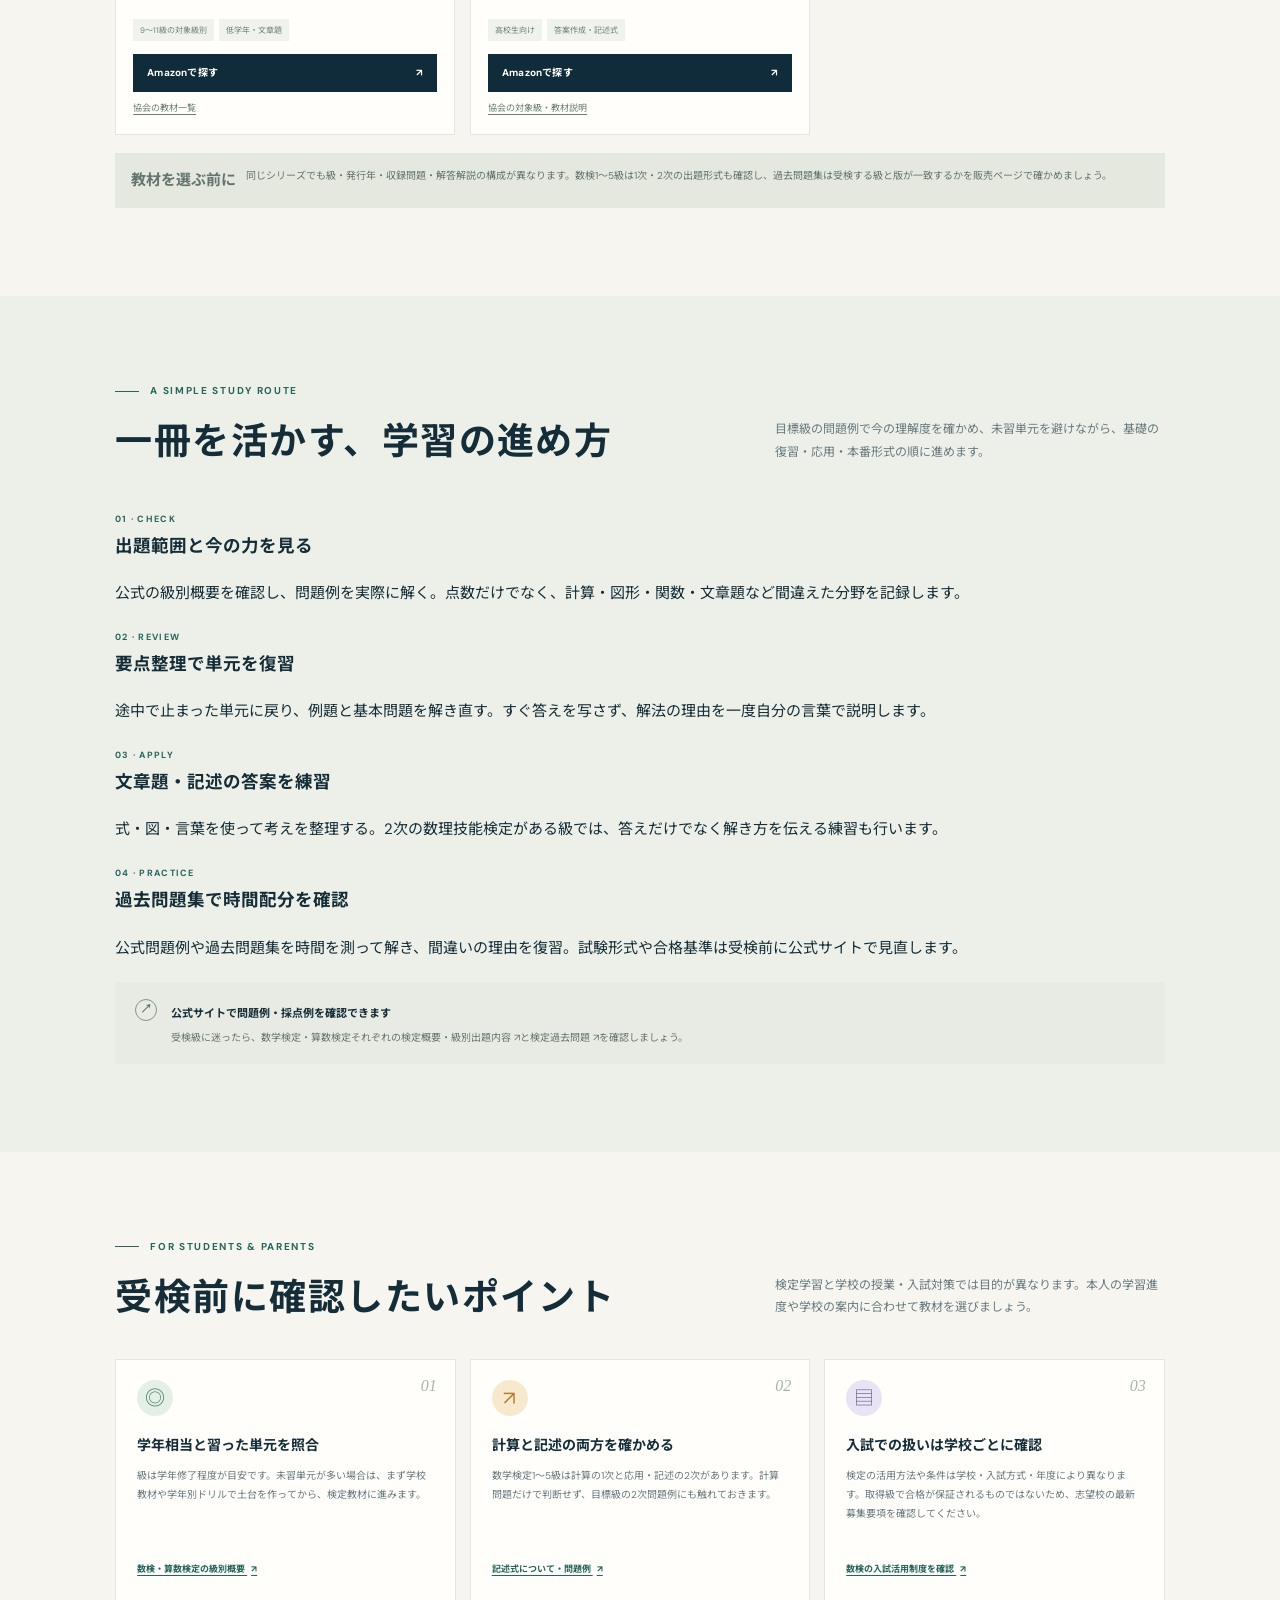
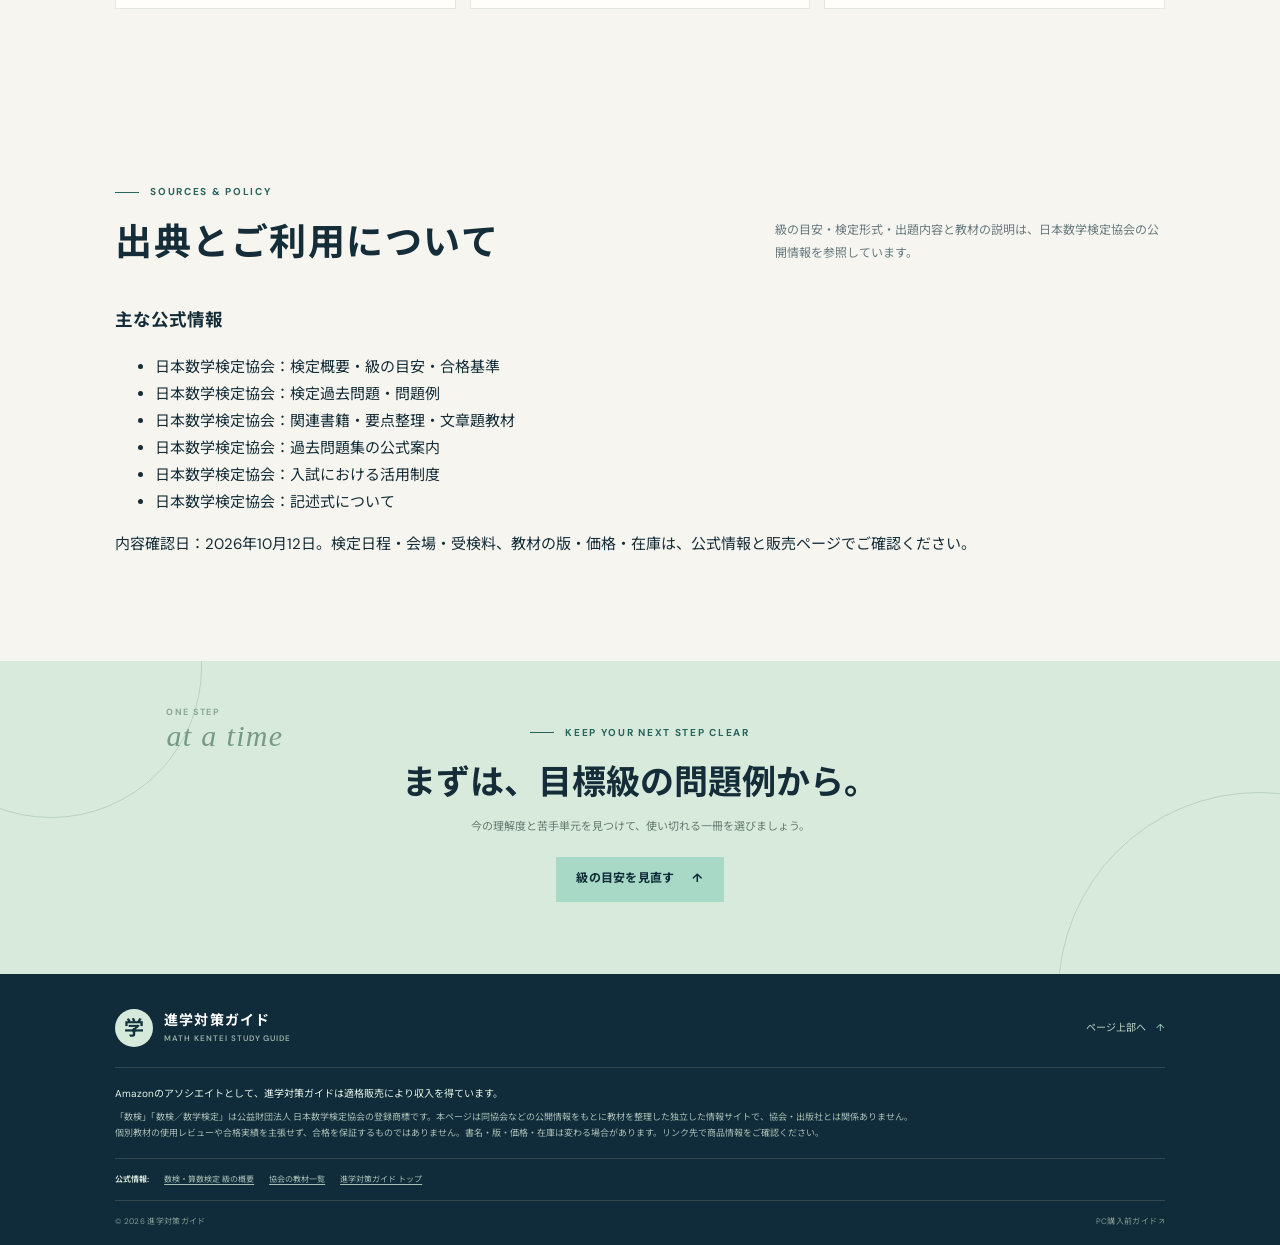
<file: site/math-kentei/index.html>
<!doctype html>
<html lang="ja">
<head>
<meta charset="utf-8"><meta name="viewport" content="width=device-width, initial-scale=1"><meta name="theme-color" content="#102c3a">
<meta name="description" content="小学生・中学生・高校生向けに、数学検定・算数検定の級の目安、要点整理や過去問題集など教材の選び方、学習ルートを紹介。">
<meta property="og:type" content="website"><meta property="og:site_name" content="進学対策ガイド"><meta property="og:title" content="数検・算数検定対策ガイド｜級の目安と教材比較"><meta property="og:description" content="目標級に合う要点整理・過去問題集・文章題教材を比較。公式情報をもとに小中高生と保護者の教材選びを案内します。"><meta property="og:url" content="https://u-hyt.github.io/school-entrance-guide/math-kentei/">
<link rel="canonical" href="https://u-hyt.github.io/school-entrance-guide/math-kentei/"><title>数検・算数検定の参考書・問題集比較｜進学対策ガイド</title>
<link rel="stylesheet" href="style.css"><link rel="stylesheet" href="extra.css"><script src="script.js" defer></script>
<script type="application/ld+json">{"@context":"https://schema.org","@type":"BreadcrumbList","itemListElement":[{"@type":"ListItem","position":1,"name":"進学対策ガイド","item":"https://u-hyt.github.io/school-entrance-guide/"},{"@type":"ListItem","position":2,"name":"数検・算数検定対策ガイド","item":"https://u-hyt.github.io/school-entrance-guide/math-kentei/"}]}</script>
</head>
<body>
<a class="skip-link" href="#main">本文へ移動</a>
<header class="site-header"><a class="brand" href="../" aria-label="進学対策ガイド トップへ戻る"><span class="brand-mark" aria-hidden="true">学</span><span><strong>進学対策ガイド</strong><small>MATH KENTEI STUDY GUIDE</small></span></a><nav class="main-nav" aria-label="メインナビゲーション"><a href="../">サイトトップ</a><a href="#grades">級の目安</a><a href="#books">教材を比較</a><a href="#route">学習ルート</a><a class="nav-cta" href="#sources">出典を見る <span aria-hidden="true">↗</span></a></nav><button class="menu-toggle" type="button" aria-label="メニューを開く" aria-expanded="false"><span></span><span></span></button></header>
<main id="main">
<section class="hero mathkentei-hero" id="top"><div class="hero-copy"><p class="eyebrow"><span class="eyebrow-line"></span> FOR LEARNERS & FAMILIES · MATH KENTEI</p><h1>目標に合う級から、<br><em>数学の力</em>を育てる。</h1><p class="hero-lead">小学生の算数検定から、中学・高校での数学検定まで。級の目安と教材の役割を整理し、学習段階に合う一冊を選ぶためのガイドです。</p><div class="hero-actions"><a class="button button-primary" href="#grades">級の目安を見る <span aria-hidden="true">↓</span></a><a class="text-link" href="#books">教材を比較する <span aria-hidden="true">→</span></a></div><div class="hero-note"><span class="note-dot"></span> 2026年10月12日確認｜日本数学検定協会の公開情報を参照</div></div>
<div class="hero-art mathkentei-art" role="img" aria-label="目標級を決め、要点を学び、問題演習で確認するイメージ"><div class="art-orbit orbit-one"></div><div class="art-orbit orbit-two"></div><div class="art-star star-one">✳</div><div class="art-star star-two">✳</div><div class="art-book book-back"><span>LEARN · APPLY · EXPLAIN</span><b>考え方を<br>組み立てる</b><small>式・図・ことばで説明</small></div><div class="art-book book-front"><span>YOUR NEXT GRADE</span><b>目標の級へ<br>一歩ずつ</b><small>問題例で力を確認</small><i>数</i></div><div class="goal-tag tag-top"><span>01</span> 今の学年と理解度</div><div class="goal-tag tag-bottom"><span>02</span> 公式問題例で目標級へ</div><div class="art-caption">BUILD YOUR<br><strong>MATH SKILLS</strong></div></div><div class="hero-bottom"><span>A GUIDE FOR LEARNERS & FAMILIES</span><span class="scroll-mark">SCROLL <i></i></span></div></section>
<section class="trust-strip" aria-label="このガイドの方針"><div><span class="strip-icon">01</span><span><b>級の目安を確認</b><small>学年相当と出題範囲を照合</small></span></div><div><span class="strip-icon">02</span><span><b>教材の役割を分ける</b><small>要点・文章題・過去問題</small></span></div><div><span class="strip-icon">03</span><span><b>版と対象級を確認</b><small>発行年・解答・級別を確認</small></span></div></section>
<section class="section routes-section" id="grades"><div class="section-heading"><div><p class="eyebrow"><span class="eyebrow-line"></span> FIND YOUR GRADE</p><h2>学年と目標から、受検級の目安を知る</h2></div><p class="section-intro">級の学年表示は学習範囲の目安です。受検資格は原則問われず、どの級からでも挑戦できます。学年だけで決めず、公式の問題例で理解度や記述問題への取り組みやすさを確かめましょう。</p></div>
<div class="mathkentei-route-grid"><article class="mathkentei-route"><span>ROUTE 01 · 小学生</span><h3>算数の基礎と文章題を定着</h3><p>算数検定11〜6級は小学校1〜6年程度。学校で学ぶ計算・図形・測定・データなどを復習し、問題文から式や図を作る練習をします。</p><a href="#books" data-jump="elementary">小学生向け教材を見る <b>→</b></a></article><article class="mathkentei-route"><span>ROUTE 02 · 中学生</span><h3>計算に加えて、理由を説明する</h3><p>数学検定5〜3級は中学校1〜3年程度。公式問題例で関数・図形・証明などを確認し、1次の計算と2次の応用・記述に備えます。</p><a href="#books" data-jump="middle">中学生向け教材を見る <b>→</b></a></article><article class="mathkentei-route"><span>ROUTE 03 · 高校生</span><h3>高校数学を整理し、答案力を磨く</h3><p>準2級・2級・準1級は高校1〜3年程度の範囲が目安です。学習済み単元を整理し、文章題や記述式の答案を段階的に練習します。</p><a href="#books" data-jump="advanced">高校生向け教材を見る <b>→</b></a></article></div>
<div class="grade-table-wrap"><table class="grade-table"><caption>数学検定・算数検定の級の目安（公式情報）</caption><thead><tr><th scope="col">検定</th><th scope="col">級</th><th scope="col">目安となる学年</th><th scope="col">学習範囲の目安</th></tr></thead><tbody>
<tr><th scope="row">数学検定</th><td>1級</td><td>大学程度・一般</td><td>大学程度の数学</td></tr><tr><th scope="row">数学検定</th><td>準1級</td><td>高校3年程度</td><td>数学Ⅲ・C程度</td></tr><tr><th scope="row">数学検定</th><td>2級</td><td>高校2年程度</td><td>数学Ⅱ・B程度</td></tr><tr><th scope="row">数学検定</th><td>準2級</td><td>高校1年程度</td><td>数学Ⅰ・A程度</td></tr><tr><th scope="row">数学検定</th><td>3級</td><td>中学校3年程度</td><td>中学3年までの数学</td></tr><tr><th scope="row">数学検定</th><td>4級</td><td>中学校2年程度</td><td>中学2年までの数学</td></tr><tr><th scope="row">数学検定</th><td>5級</td><td>中学校1年程度</td><td>中学1年までの数学</td></tr><tr><th scope="row">算数検定</th><td>6級</td><td>小学校6年程度</td><td>小学校6年までの算数</td></tr><tr><th scope="row">算数検定</th><td>7級</td><td>小学校5年程度</td><td>小学校5年までの算数</td></tr><tr><th scope="row">算数検定</th><td>8級</td><td>小学校4年程度</td><td>小学校4年までの算数</td></tr><tr><th scope="row">算数検定</th><td>9級</td><td>小学校3年程度</td><td>小学校3年までの算数</td></tr><tr><th scope="row">算数検定</th><td>10級</td><td>小学校2年程度</td><td>小学校2年までの算数</td></tr><tr><th scope="row">算数検定</th><td>11級</td><td>小学校1年程度</td><td>小学校1年までの算数</td></tr></tbody></table></div>
<div class="official-note"><span class="official-note-mark">i</span><div><b>検定の形式と合格基準は級で異なります</b><p>数学検定1〜5級は1次「計算技能検定」と2次「数理技能検定」の2段階、算数検定6〜11級は1段階です。1〜5級は1次が全問題の70％程度、2次が60％程度、6〜11級は70％程度が合格基準です。受検前に<a href="https://www.su-gaku.net/suken/examination/" target="_blank" rel="noopener">検定概要・級ごとの出題内容 ↗</a>をご確認ください。</p></div></div>
</section>
<section class="section books-section" id="books"><div class="section-heading"><div><p class="eyebrow"><span class="eyebrow-line"></span> BOOKS & MATERIALS</p><h2>学習段階と目的に合う教材を比較</h2></div><p class="section-intro">日本数学検定協会の教材案内をもとに役割別の候補を掲載します。ランキングや使用レビューではありません。購入前に対象級・発行年・ISBN・解答の有無を販売ページで確認してください。</p></div>
<div class="filter-row" role="group" aria-label="教材を学習段階で絞り込む"><span>学習段階で絞り込む</span><button class="filter-pill is-active" type="button" data-filter="all" aria-pressed="true">すべて</button><button class="filter-pill" type="button" data-filter="elementary" aria-pressed="false">小学生向け</button><button class="filter-pill" type="button" data-filter="middle" aria-pressed="false">中学生向け</button><button class="filter-pill" type="button" data-filter="advanced" aria-pressed="false">高校生向け</button></div>
<div class="book-grid">
<article class="book-card" data-subject="elementary middle advanced"><div class="book-topline"><span class="subject-label math-label">BUILD BASICS</span><span class="level-label">級別</span></div><div class="book-cover cover-sky"><span>SU-GAKU ASSOCIATION</span><b>数検<br>要点整理</b><small>単元別に理解を深める</small><i>01</i></div><div class="book-content"><p class="book-purpose">単元ごとに基礎から見直したい</p><h3>実用数学技能検定 要点整理（級別）</h3><p class="book-summary">単元ごとの要点と問題を段階的に確認できる協会発行の問題集。学年・目標級に合わせて該当級版を選び、苦手分野の復習や基礎固めに使います。</p><div class="book-meta"><span>日本数学検定協会</span><span>目標級別・基礎整理</span></div><div class="book-actions"><a class="button button-dark" href="https://www.amazon.co.jp/s?k=%E5%AE%9F%E7%94%A8%E6%95%B0%E5%AD%A6%E6%8A%80%E8%83%BD%E6%A4%9C%E5%AE%9A+%E8%A6%81%E7%82%B9%E6%95%B4%E7%90%86+%E7%B4%9A%E5%88%A5&tag=hyusiteguide-22" target="_blank" rel="sponsored nofollow noopener">Amazonで探す <span>↗</span></a><a class="publisher-link" href="https://www.su-gaku.net/suken/support/book/" target="_blank" rel="noopener">協会の関連書籍一覧</a></div></div></article>
<article class="book-card" data-subject="elementary middle advanced"><div class="book-topline"><span class="subject-label english-label">CHECK YOUR LEVEL</span><span class="level-label">1〜11級</span></div><div class="book-cover cover-yellow"><span>REAL EXAM QUESTIONS</span><b>数検<br>過去問題集</b><small>解答と解説で仕上げ</small><i>02</i></div><div class="book-content"><p class="book-purpose">本番形式で仕上がりを確かめたい</p><h3>実用数学技能検定 過去問題集（級別）</h3><p class="book-summary">過去に実際に使用された検定問題と解答解説を収録する協会発行シリーズ。準1〜5級・6〜11級で収録回数等が異なるため、受検級と最新版を確かめます。</p><div class="book-meta"><span>日本数学検定協会</span><span>受検前の実戦演習</span></div><div class="book-actions"><a class="button button-dark" href="https://www.amazon.co.jp/s?k=%E5%AE%9F%E7%94%A8%E6%95%B0%E5%AD%A6%E6%8A%80%E8%83%BD%E6%A4%9C%E5%AE%9A+%E9%81%8E%E5%8E%BB%E5%95%8F%E9%A1%8C%E9%9B%86+%E7%B4%9A%E5%88%A5&tag=hyusiteguide-22" target="_blank" rel="sponsored nofollow noopener">Amazonで探す <span>↗</span></a><a class="publisher-link" href="https://www.su-gaku.net/suken/support/book-old/book-cat/pastissues/" target="_blank" rel="noopener">過去問題集の公式案内</a></div></div></article>
<article class="book-card" data-subject="elementary middle"><div class="book-topline"><span class="subject-label science-label">WORD PROBLEMS</span><span class="level-label">3〜8級</span></div><div class="book-cover cover-mint"><span>READ · MODEL · SOLVE</span><b>文章題<br>練習帳</b><small>解き方の見通しをつくる</small><i>03</i></div><div class="book-content"><p class="book-purpose">問題文を式や図にする練習がしたい</p><h3>実用数学技能検定 文章題練習帳（3〜8級）</h3><p class="book-summary">例題・練習・確認テストなどで文章題に取り組み、解き方を考える力を養う協会教材。小学生の算数検定6〜8級や、中学生の数学検定3〜5級が対象範囲です。</p><div class="book-meta"><span>3〜8級の対象級別</span><span>文章題・活用</span></div><div class="book-actions"><a class="button button-dark" href="https://www.amazon.co.jp/s?k=%E6%95%B0%E6%A4%9C+%E6%96%87%E7%AB%A0%E9%A1%8C%E7%B7%B4%E7%BF%92%E5%B8%B3+3%E7%B4%9A+5%E7%B4%9A+8%E7%B4%9A&tag=hyusiteguide-22" target="_blank" rel="sponsored nofollow noopener">Amazonで探す <span>↗</span></a><a class="publisher-link" href="https://www.su-gaku.net/suken/support/book/" target="_blank" rel="noopener">協会の対象級・教材説明</a></div></div></article>
<article class="book-card" data-subject="elementary"><div class="book-topline"><span class="subject-label science-label">START WITH MATH</span><span class="level-label">9〜11級</span></div><div class="book-cover cover-coral"><span>ELEMENTARY</span><b>文章題<br>入門帳</b><small>算数の考え方を一歩ずつ</small><i>04</i></div><div class="book-content"><p class="book-purpose">低学年の文章題を練習したい</p><h3>実用数学技能検定 文章題入門帳（9〜11級）</h3><p class="book-summary">小学校低学年の算数検定9〜11級向けの文章題シリーズ。例題や身近な題材から問題文を読む方法を学べます。お子さまが一人で解きにくい場合は保護者と一緒に進めます。</p><div class="book-meta"><span>9〜11級の対象級別</span><span>低学年・文章題</span></div><div class="book-actions"><a class="button button-dark" href="https://www.amazon.co.jp/s?k=%E5%AE%9F%E7%94%A8%E6%95%B0%E5%AD%A6%E6%8A%80%E8%83%BD%E6%A4%9C%E5%AE%9A+%E6%96%87%E7%AB%A0%E9%A1%8C%E5%85%A5%E9%96%80%E5%B8%B3+9%E7%B4%9A+11%E7%B4%9A&tag=hyusiteguide-22" target="_blank" rel="sponsored nofollow noopener">Amazonで探す <span>↗</span></a><a class="publisher-link" href="https://www.su-gaku.net/suken/support/book/" target="_blank" rel="noopener">協会の教材一覧</a></div></div></article>
<article class="book-card" data-subject="advanced"><div class="book-topline"><span class="subject-label math-label">WRITE YOUR SOLUTION</span><span class="level-label">準1〜準2級</span></div><div class="book-cover cover-lilac"><span>EXPLAIN YOUR THINKING</span><b>記述式<br>演習帳</b><small>答案の組み立て方</small><i>05</i></div><div class="book-content"><p class="book-purpose">途中式や考え方を答案にまとめたい</p><h3>実用数学技能検定 記述式演習帳（準1〜準2級）</h3><p class="book-summary">例題・練習問題・実践問題を通じて、考え方を説明する答案の作り方を練習する協会教材。準1級〜準2級を目標に、解答を筋道立てて書く練習を追加したい高校生向けです。</p><div class="book-meta"><span>高校生向け</span><span>答案作成・記述式</span></div><div class="book-actions"><a class="button button-dark" href="https://www.amazon.co.jp/s?k=%E5%AE%9F%E7%94%A8%E6%95%B0%E5%AD%A6%E6%8A%80%E8%83%BD%E6%A4%9C%E5%AE%9A+%E8%A8%98%E8%BF%B0%E5%BC%8F%E6%BC%94%E7%BF%92%E5%B8%B3+%E6%BA%961%E7%B4%9A+%E6%BA%962%E7%B4%9A&tag=hyusiteguide-22" target="_blank" rel="sponsored nofollow noopener">Amazonで探す <span>↗</span></a><a class="publisher-link" href="https://www.su-gaku.net/suken/support/book/" target="_blank" rel="noopener">協会の対象級・教材説明</a></div></div></article>
</div><div class="product-caveat"><b>教材を選ぶ前に</b><p>同じシリーズでも級・発行年・収録問題・解答解説の構成が異なります。数検1〜5級は1次・2次の出題形式も確認し、過去問題集は受検する級と版が一致するかを販売ページで確かめましょう。</p></div></section>
<section class="section mathkentei-skill-section" id="route"><div class="section-heading"><div><p class="eyebrow"><span class="eyebrow-line"></span> A SIMPLE STUDY ROUTE</p><h2>一冊を活かす、学習の進め方</h2></div><p class="section-intro">目標級の問題例で今の理解度を確かめ、未習単元を避けながら、基礎の復習・応用・本番形式の順に進めます。</p></div><div class="skill-grid"><article><span>01 · CHECK</span><h3>出題範囲と今の力を見る</h3><p>公式の級別概要を確認し、問題例を実際に解く。点数だけでなく、計算・図形・関数・文章題など間違えた分野を記録します。</p></article><article><span>02 · REVIEW</span><h3>要点整理で単元を復習</h3><p>途中で止まった単元に戻り、例題と基本問題を解き直す。すぐ答えを写さず、解法の理由を一度自分の言葉で説明します。</p></article><article><span>03 · APPLY</span><h3>文章題・記述の答案を練習</h3><p>式・図・言葉を使って考えを整理する。2次の数理技能検定がある級では、答えだけでなく解き方を伝える練習も行います。</p></article><article><span>04 · PRACTICE</span><h3>過去問題集で時間配分を確認</h3><p>公式問題例や過去問題集を時間を測って解き、間違いの理由を復習。試験形式や合格基準は受検前に公式サイトで見直します。</p></article></div><div class="official-note"><span class="official-note-mark">↗</span><div><b>公式サイトで問題例・採点例を確認できます</b><p>受検級に迷ったら、数学検定・算数検定それぞれの<a href="https://www.su-gaku.net/suken/examination/" target="_blank" rel="noopener">検定概要・級別出題内容 ↗</a>と<a href="https://www.su-gaku.net/suken/support/past_questions/" target="_blank" rel="noopener">検定過去問題 ↗</a>を確認しましょう。</p></div></div></section>
<section class="section" id="parents"><div class="section-heading"><div><p class="eyebrow"><span class="eyebrow-line"></span> FOR STUDENTS & PARENTS</p><h2>受検前に確認したいポイント</h2></div><p class="section-intro">検定学習と学校の授業・入試対策では目的が異なります。本人の学習進度や学校の案内に合わせて教材を選びましょう。</p></div><div class="check-grid"><article class="check-card"><span class="check-no">01</span><span class="check-symbol symbol-target">◎</span><h3>学年相当と習った単元を照合</h3><p>級は学年修了程度が目安です。未習単元が多い場合は、まず学校教材や学年別ドリルで土台を作ってから、検定教材に進みます。</p><a href="https://www.su-gaku.net/suken/examination/" target="_blank" rel="noopener">数検・算数検定の級別概要 <span>↗</span></a></article><article class="check-card"><span class="check-no">02</span><span class="check-symbol symbol-level">↗</span><h3>計算と記述の両方を確かめる</h3><p>数学検定1〜5級は計算の1次と応用・記述の2次があります。計算問題だけで判断せず、目標級の2次問題例にも触れておきます。</p><a href="https://www.su-gaku.net/suken/feature/description_formula/" target="_blank" rel="noopener">記述式について・問題例 <span>↗</span></a></article><article class="check-card"><span class="check-no">03</span><span class="check-symbol symbol-plan">▤</span><h3>入試での扱いは学校ごとに確認</h3><p>検定の活用方法や条件は学校・入試方式・年度により異なります。取得級で合格が保証されるものではないため、志望校の最新募集要項を確認してください。</p><a href="https://www.su-gaku.net/suken/feature/admissions_incentives/" target="_blank" rel="noopener">数検の入試活用制度を確認 <span>↗</span></a></article></div></section>
<section class="section sources-section" id="sources"><div class="section-heading"><div><p class="eyebrow"><span class="eyebrow-line"></span> SOURCES & POLICY</p><h2>出典とご利用について</h2></div><p class="section-intro">級の目安・検定形式・出題内容と教材の説明は、日本数学検定協会の公開情報を参照しています。</p></div><div class="sources-card"><h3>主な公式情報</h3><ul><li><a href="https://www.su-gaku.net/suken/examination/" target="_blank" rel="noopener">日本数学検定協会：検定概要・級の目安・合格基準</a></li><li><a href="https://www.su-gaku.net/suken/support/past_questions/" target="_blank" rel="noopener">日本数学検定協会：検定過去問題・問題例</a></li><li><a href="https://www.su-gaku.net/suken/support/book/" target="_blank" rel="noopener">日本数学検定協会：関連書籍・要点整理・文章題教材</a></li><li><a href="https://www.su-gaku.net/suken/support/book-old/book-cat/pastissues/" target="_blank" rel="noopener">日本数学検定協会：過去問題集の公式案内</a></li><li><a href="https://www.su-gaku.net/suken/feature/admissions_incentives/" target="_blank" rel="noopener">日本数学検定協会：入試における活用制度</a></li><li><a href="https://www.su-gaku.net/suken/feature/description_formula/" target="_blank" rel="noopener">日本数学検定協会：記述式について</a></li></ul><p class="sources-asof">内容確認日：2026年10月12日。検定日程・会場・受検料、教材の版・価格・在庫は、公式情報と販売ページでご確認ください。</p></div></section>
<section class="last-cta"><span class="cta-decoration">ONE STEP<br><span>at a time</span></span><p class="eyebrow"><span class="eyebrow-line"></span> KEEP YOUR NEXT STEP CLEAR</p><h2>まずは、目標級の問題例から。</h2><p>今の理解度と苦手単元を見つけて、使い切れる一冊を選びましょう。</p><a class="button button-primary" href="#grades">級の目安を見直す <span aria-hidden="true">↑</span></a></section>
</main>
<footer class="site-footer"><div class="footer-top"><a class="brand brand-footer" href="../"><span class="brand-mark" aria-hidden="true">学</span><span><strong>進学対策ガイド</strong><small>MATH KENTEI STUDY GUIDE</small></span></a><a class="back-top" href="#top">ページ上部へ <span>↑</span></a></div><p class="affiliate-disclosure">Amazonのアソシエイトとして、進学対策ガイドは適格販売により収入を得ています。</p><p class="footer-copy">「数検」「数検／数学検定」は公益財団法人 日本数学検定協会の登録商標です。本ページは同協会などの公開情報をもとに教材を整理した独立した情報サイトで、協会・出版社とは関係ありません。個別教材の使用レビューや合格実績を主張せず、合格を保証するものではありません。書名・版・価格・在庫は変わる場合があります。リンク先で商品情報をご確認ください。</p><div class="source-list" id="source-links"><b>公式情報:</b><a href="https://www.su-gaku.net/suken/examination/" target="_blank" rel="noopener">数検・算数検定 級の概要</a><a href="https://www.su-gaku.net/suken/support/book/" target="_blank" rel="noopener">協会の教材一覧</a><a href="../">進学対策ガイド トップ</a></div><div class="footer-bottom"><span>© 2026 進学対策ガイド</span><span><a href="https://u-hyt.github.io/hyu-site/">PC購入前ガイド ↗</a></span></div></footer>
</body></html>
</file>
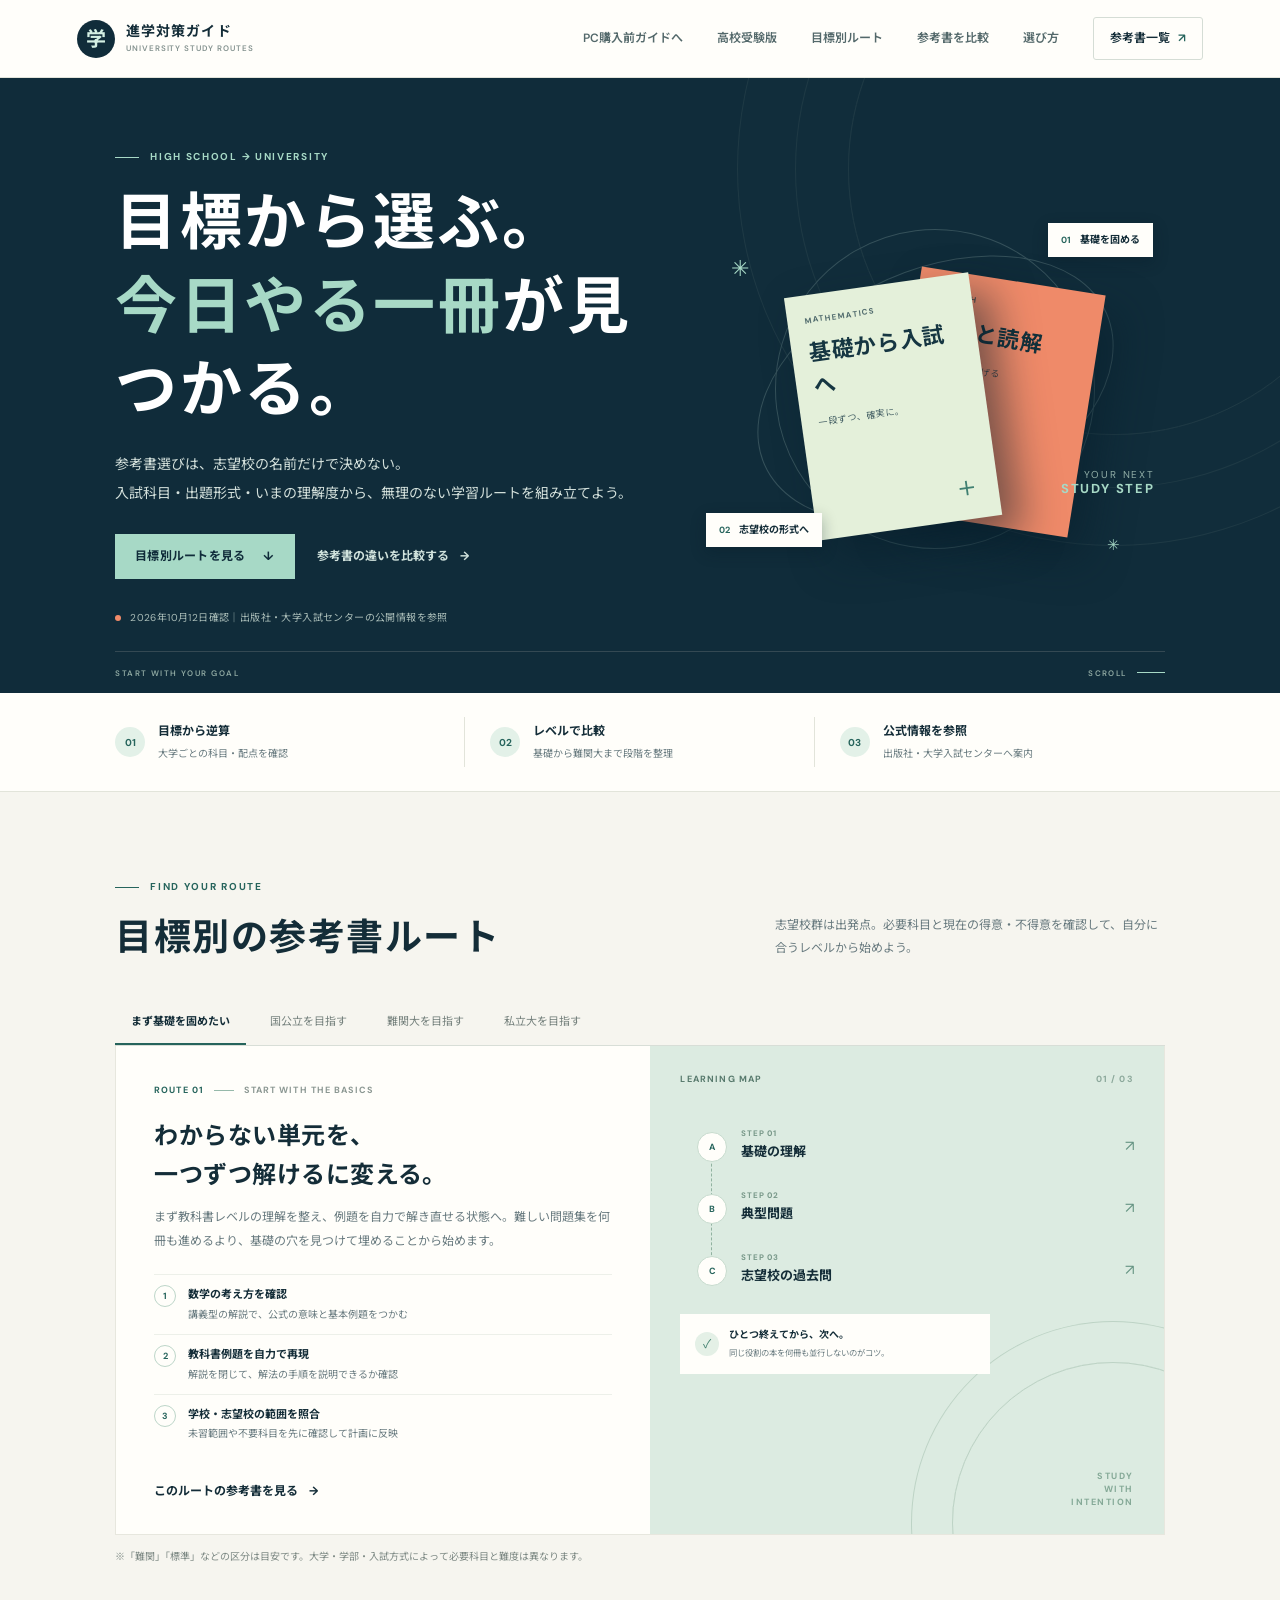
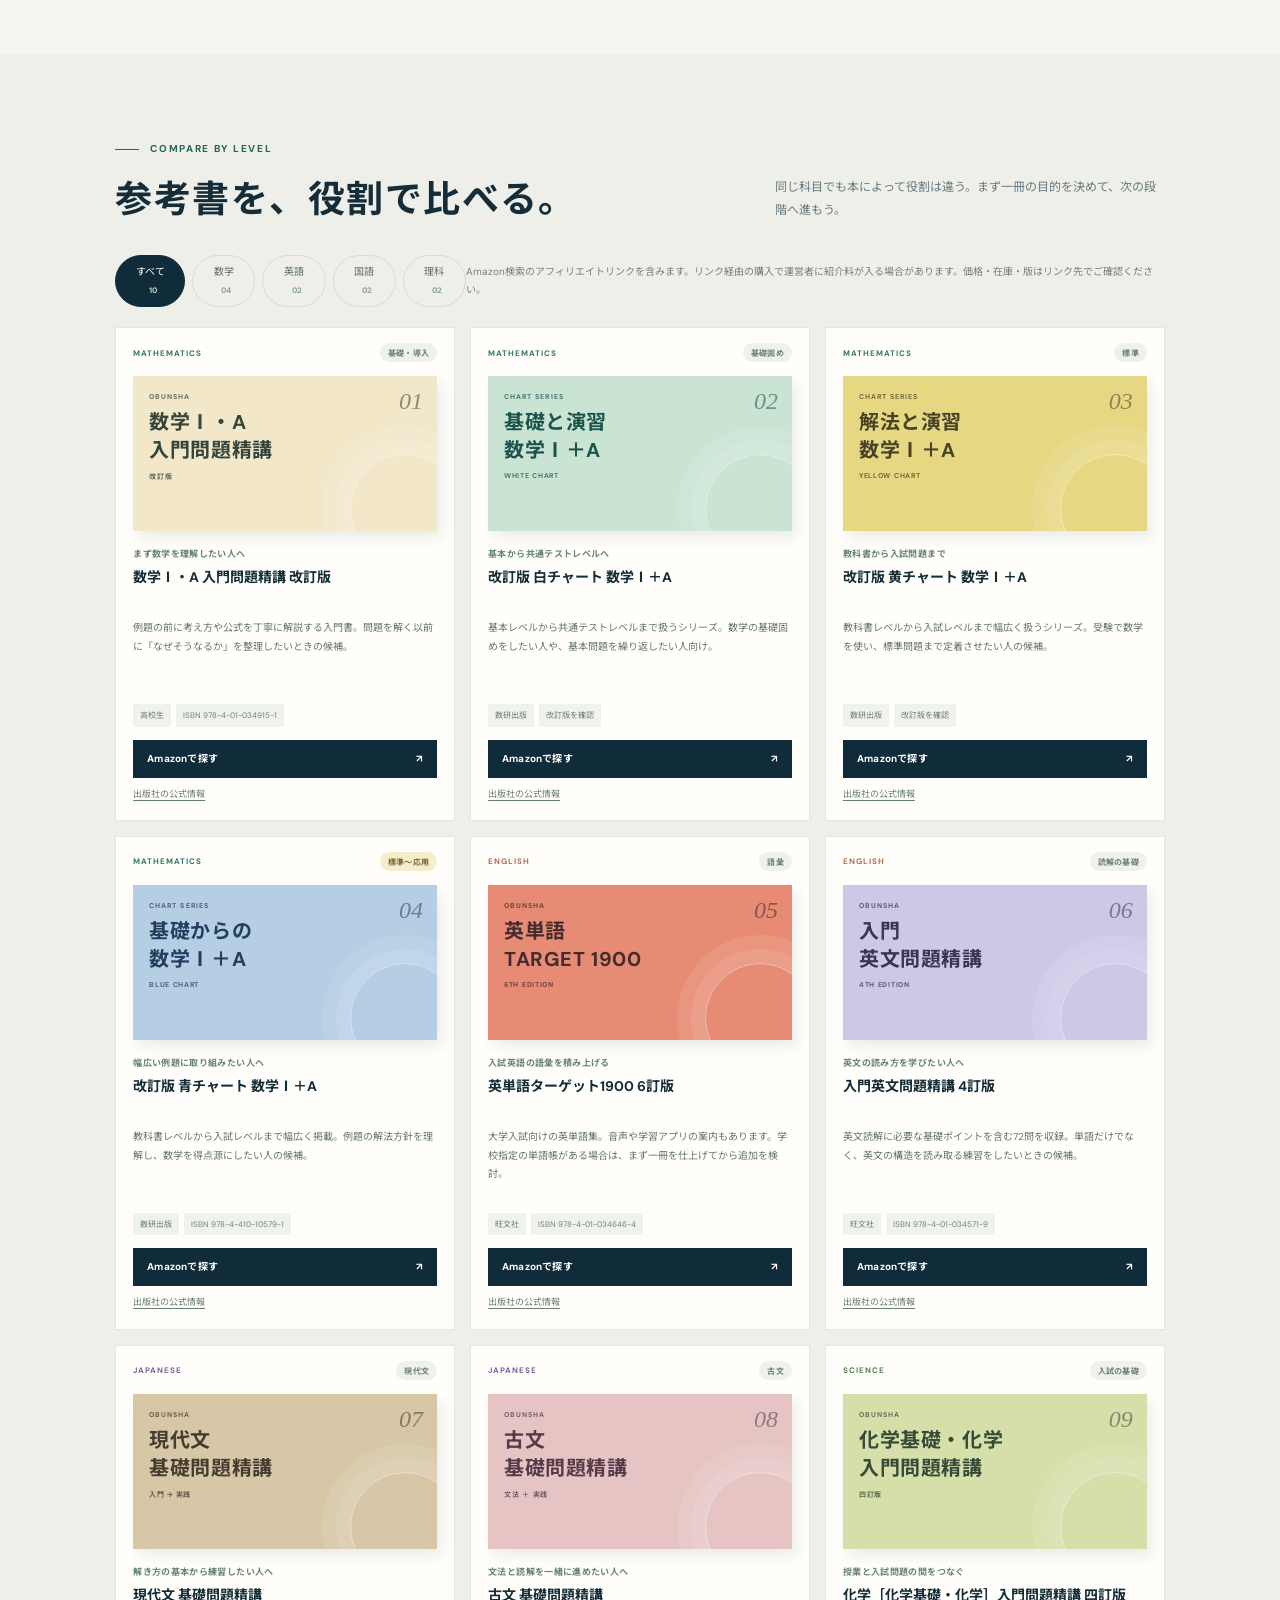
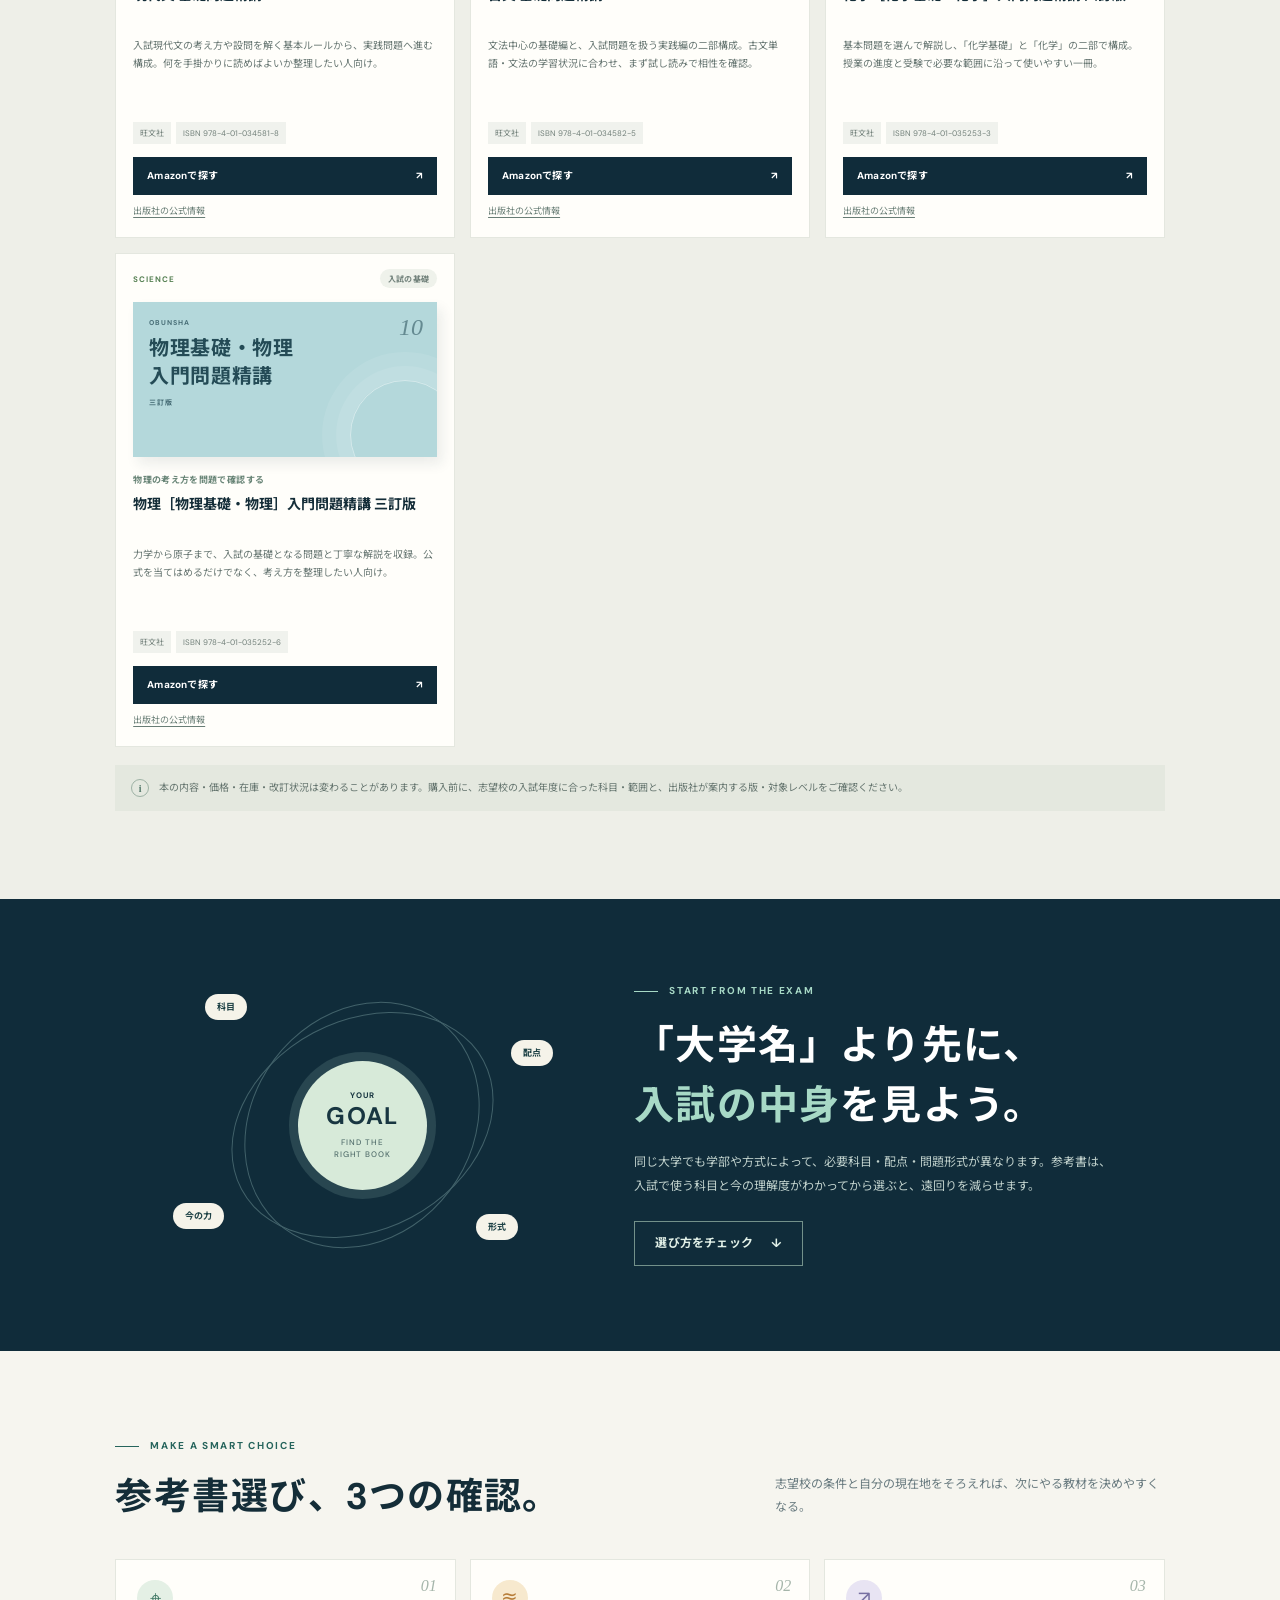
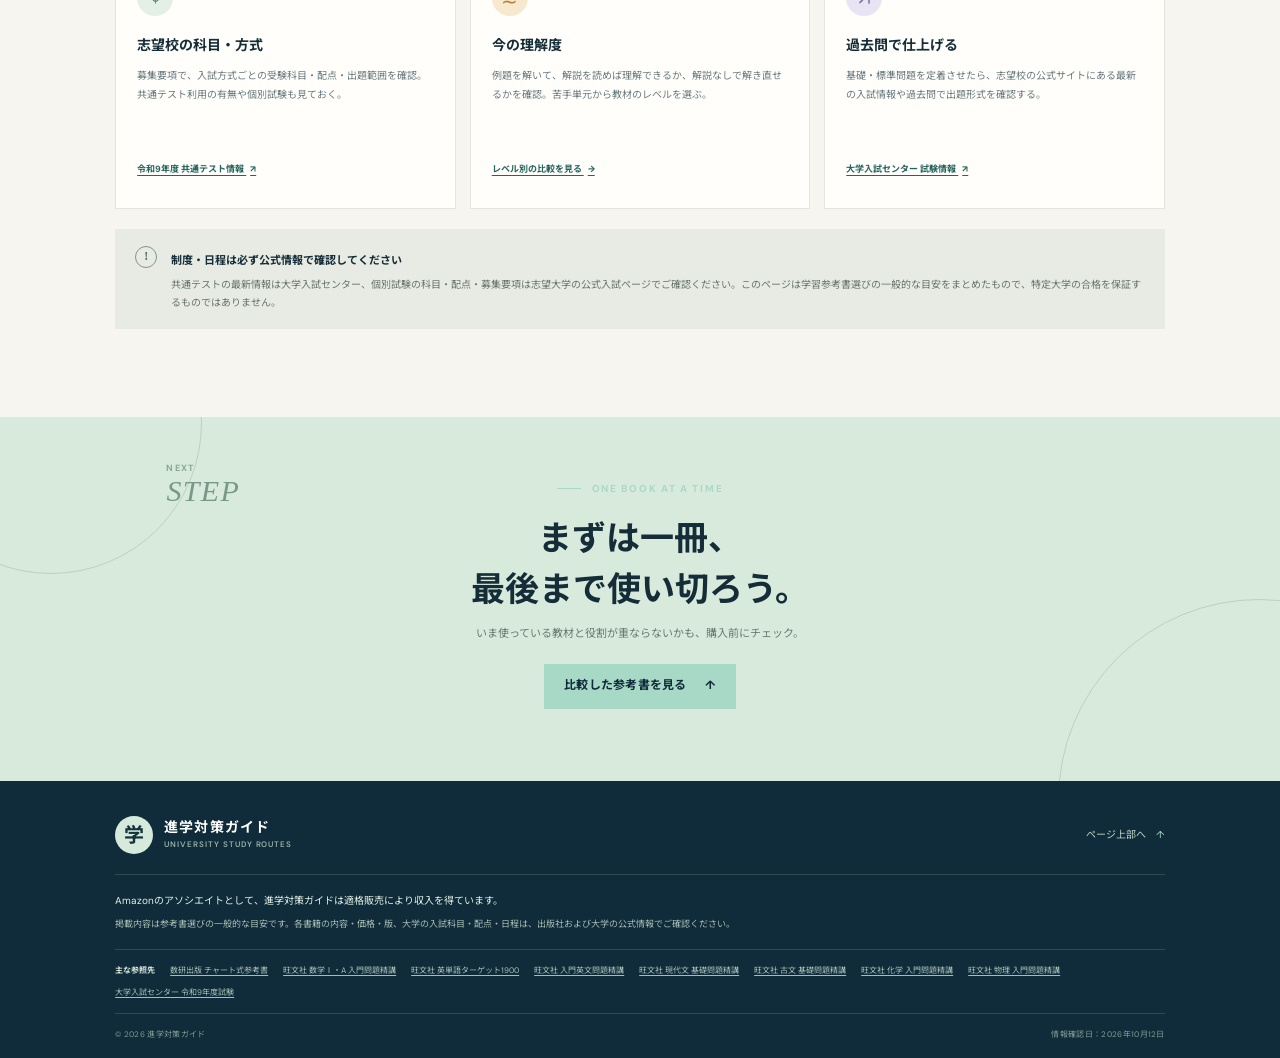
<file: site/university-books/index.html>
<!doctype html>
<html lang="ja">
<head>
  <meta charset="utf-8">
  <meta name="viewport" content="width=device-width, initial-scale=1">
  <meta name="theme-color" content="#102c3a">
  <meta name="description" content="高校生向けの大学受験参考書を、基礎固め・共通テスト・国公立・私立など目標別に比較。志望校の入試科目と出題形式から、自分に合う一冊を選ぶためのガイドです。">
  <link rel="canonical" href="https://u-hyt.github.io/school-entrance-guide/university-books/">
  <title>大学受験 参考書ルート比較｜進学対策ガイド</title>
  <link rel="stylesheet" href="style.css">
  <script src="script.js" defer></script>
</head>
<body>
  <a class="skip-link" href="#main">本文へ移動</a>
  <header class="site-header">
    <a class="brand" href="../" aria-label="進学対策ガイド トップへ戻る">
      <span class="brand-mark" aria-hidden="true">学</span>
      <span><strong>進学対策ガイド</strong><small>UNIVERSITY STUDY ROUTES</small></span>
    </a>
    <nav class="main-nav" aria-label="メインナビゲーション">
      <a href="https://u-hyt.github.io/hyu-site/">PC購入前ガイドへ</a>
      <a href="../highschool-entrance/">高校受験版</a>
      <a href="#routes">目標別ルート</a>
      <a href="#compare">参考書を比較</a>
      <a href="#choose">選び方</a>
      <a class="nav-cta" href="#books">参考書一覧 <span aria-hidden="true">↗</span></a>
    </nav>
    <button class="menu-toggle" type="button" aria-label="メニューを開く" aria-expanded="false"><span></span><span></span></button>
  </header>

  <main id="main">
    <section class="hero" id="top">
      <div class="hero-copy">
        <p class="eyebrow"><span class="eyebrow-line"></span> HIGH SCHOOL → UNIVERSITY</p>
        <h1>目標から選ぶ。<br><em>今日やる一冊</em>が見つかる。</h1>
        <p class="hero-lead">参考書選びは、志望校の名前だけで決めない。<br>入試科目・出題形式・いまの理解度から、無理のない学習ルートを組み立てよう。</p>
        <div class="hero-actions">
          <a class="button button-primary" href="#routes">目標別ルートを見る <span aria-hidden="true">↓</span></a>
          <a class="text-link" href="#compare">参考書の違いを比較する <span aria-hidden="true">→</span></a>
        </div>
        <div class="hero-note"><span class="note-dot"></span> 2026年10月12日確認｜出版社・大学入試センターの公開情報を参照</div>
      </div>
      <div class="hero-art" aria-label="参考書の学習ルートを示すイラスト" role="img">
        <div class="art-orbit orbit-one"></div><div class="art-orbit orbit-two"></div>
        <div class="art-star star-one">✳</div><div class="art-star star-two">✳</div>
        <div class="art-book book-back"><span>ENGLISH</span><b>語彙と読解</b><small>小さく積み上げる</small></div>
        <div class="art-book book-front"><span>MATHEMATICS</span><b>基礎から入試へ</b><small>一段ずつ、確実に。</small><i>＋</i></div>
        <div class="goal-tag tag-top"><span>01</span> 基礎を固める</div>
        <div class="goal-tag tag-bottom"><span>02</span> 志望校の形式へ</div>
        <div class="art-caption">YOUR NEXT<br><strong>STUDY STEP</strong></div>
      </div>
      <div class="hero-bottom"><span>START WITH YOUR GOAL</span><span class="scroll-mark">SCROLL <i></i></span></div>
    </section>

    <section class="trust-strip" aria-label="このサイトの方針">
      <div><span class="strip-icon">01</span><span><b>目標から逆算</b><small>大学ごとの科目・配点を確認</small></span></div>
      <div><span class="strip-icon">02</span><span><b>レベルで比較</b><small>基礎から難関大まで段階を整理</small></span></div>
      <div><span class="strip-icon">03</span><span><b>公式情報を参照</b><small>出版社・大学入試センターへ案内</small></span></div>
    </section>

    <section class="section routes-section" id="routes">
      <div class="section-heading">
        <div><p class="eyebrow"><span class="eyebrow-line"></span> FIND YOUR ROUTE</p><h2>目標別の参考書ルート</h2></div>
        <p class="section-intro">志望校群は出発点。必要科目と現在の得意・不得意を確認して、自分に合うレベルから始めよう。</p>
      </div>
      <div class="route-tabs" role="tablist" aria-label="目標別ルート">
        <button class="route-tab is-active" type="button" role="tab" aria-selected="true" aria-controls="route-panel" data-route="foundation">まず基礎を固めたい</button>
        <button class="route-tab" type="button" role="tab" aria-selected="false" aria-controls="route-panel" data-route="national">国公立を目指す</button>
        <button class="route-tab" type="button" role="tab" aria-selected="false" aria-controls="route-panel" data-route="selective">難関大を目指す</button>
        <button class="route-tab" type="button" role="tab" aria-selected="false" aria-controls="route-panel" data-route="private">私立大を目指す</button>
      </div>
      <div class="route-panel" id="route-panel" role="tabpanel" tabindex="0">
        <div class="route-copy">
          <div class="route-index"><span id="route-number">ROUTE 01</span><span class="route-dash"></span><span id="route-caption">START WITH THE BASICS</span></div>
          <h3 id="route-title">わからない単元を、<br>一つずつ解けるに変える。</h3>
          <p id="route-description">まず教科書レベルの理解を整え、例題を自力で解き直せる状態へ。難しい問題集を何冊も進めるより、基礎の穴を見つけて埋めることから始めます。</p>
          <ol class="route-steps" id="route-steps">
            <li><span>1</span><div><b>数学の考え方を確認</b><small>講義型の解説で、公式の意味と基本例題をつかむ</small></div></li>
            <li><span>2</span><div><b>教科書例題を自力で再現</b><small>解説を閉じて、解法の手順を説明できるか確認</small></div></li>
            <li><span>3</span><div><b>学校・志望校の範囲を照合</b><small>未習範囲や不要科目を先に確認して計画に反映</small></div></li>
          </ol>
          <a class="text-link route-link" href="#compare">このルートの参考書を見る <span aria-hidden="true">→</span></a>
        </div>
        <div class="route-visual">
          <div class="route-visual-top"><span>LEARNING MAP</span><span class="route-chapter">01 / 03</span></div>
          <div class="route-ladder">
            <div class="ladder-line"></div>
            <div class="ladder-step step-one"><span class="ladder-dot">A</span><div><small>STEP 01</small><b id="ladder-one">基礎の理解</b></div><i>↗</i></div>
            <div class="ladder-step step-two"><span class="ladder-dot">B</span><div><small>STEP 02</small><b id="ladder-two">典型問題</b></div><i>↗</i></div>
            <div class="ladder-step step-three"><span class="ladder-dot">C</span><div><small>STEP 03</small><b id="ladder-three">志望校の過去問</b></div><i>↗</i></div>
          </div>
          <div class="route-reminder"><span class="reminder-icon">✓</span><p><b>ひとつ終えてから、次へ。</b><br><small>同じ役割の本を何冊も並行しないのがコツ。</small></p></div>
          <div class="visual-number">STUDY<br>WITH<br>INTENTION</div>
        </div>
      </div>
      <p class="route-footnote">※「難関」「標準」などの区分は目安です。大学・学部・入試方式によって必要科目と難度は異なります。</p>
    </section>

    <section class="section compare-section" id="compare">
      <div class="section-heading">
        <div><p class="eyebrow"><span class="eyebrow-line"></span> COMPARE BY LEVEL</p><h2>参考書を、役割で比べる。</h2></div>
        <p class="section-intro">同じ科目でも本によって役割は違う。まず一冊の目的を決めて、次の段階へ進もう。</p>
      </div>
      <div class="compare-toolbar">
        <div class="filter-pills" role="group" aria-label="参考書の科目で絞り込む">
          <button class="filter-pill is-active" type="button" data-filter="all" aria-pressed="true">すべて <span>10</span></button>
          <button class="filter-pill" type="button" data-filter="math" aria-pressed="false">数学 <span>04</span></button>
          <button class="filter-pill" type="button" data-filter="english" aria-pressed="false">英語 <span>02</span></button>
          <button class="filter-pill" type="button" data-filter="japanese" aria-pressed="false">国語 <span>02</span></button>
          <button class="filter-pill" type="button" data-filter="science" aria-pressed="false">理科 <span>02</span></button>
        </div>
        <p class="compare-note">Amazon検索のアフィリエイトリンクを含みます。リンク経由の購入で運営者に紹介料が入る場合があります。価格・在庫・版はリンク先でご確認ください。</p>
      </div>
      <div class="book-grid" id="books">
        <article class="book-card featured" data-subject="math">
          <div class="book-topline"><span class="subject-label math-label">MATHEMATICS</span><span class="level-label">基礎・導入</span></div>
          <div class="book-cover cover-cream"><span>OBUNSHA</span><b>数学Ⅰ・A<br>入門問題精講</b><small>改訂版</small><i>01</i></div>
          <div class="book-content"><p class="book-purpose">まず数学を理解したい人へ</p><h3>数学Ⅰ・A 入門問題精講 改訂版</h3><p class="book-summary">例題の前に考え方や公式を丁寧に解説する入門書。問題を解く以前に「なぜそうなるか」を整理したいときの候補。</p>
            <div class="book-meta"><span>高校生</span><span>ISBN 978-4-01-034915-1</span></div>
            <div class="book-actions"><a class="button button-dark" href="https://www.amazon.co.jp/s?k=%E6%95%B0%E5%AD%A6%E2%85%A0%E3%83%BBA+%E5%85%A5%E9%96%80%E5%95%8F%E9%A1%8C%E7%B2%BE%E8%AC%9B+%E6%94%B9%E8%A8%82%E7%89%88&tag=hyusiteguide-22" target="_blank" rel="sponsored nofollow noopener">Amazonで探す <span>↗</span></a><a class="publisher-link" href="https://www.obunsha.co.jp/product/detail/034915" target="_blank" rel="noopener">出版社の公式情報</a></div>
          </div>
        </article>
        <article class="book-card" data-subject="math">
          <div class="book-topline"><span class="subject-label math-label">MATHEMATICS</span><span class="level-label">基礎固め</span></div>
          <div class="book-cover cover-mint"><span>CHART SERIES</span><b>基礎と演習<br>数学Ⅰ＋A</b><small>WHITE CHART</small><i>02</i></div>
          <div class="book-content"><p class="book-purpose">基本から共通テストレベルへ</p><h3>改訂版 白チャート 数学Ⅰ＋A</h3><p class="book-summary">基本レベルから共通テストレベルまで扱うシリーズ。数学の基礎固めをしたい人や、基本問題を繰り返したい人向け。</p>
            <div class="book-meta"><span>数研出版</span><span>改訂版を確認</span></div>
            <div class="book-actions"><a class="button button-dark" href="https://www.amazon.co.jp/s?k=%E6%94%B9%E8%A8%82%E7%89%88+%E7%99%BD%E3%83%81%E3%83%A3%E3%83%BC%E3%83%88+%E6%95%B0%E5%AD%A6%E2%85%A0%EF%BC%8BA&tag=hyusiteguide-22" target="_blank" rel="sponsored nofollow noopener">Amazonで探す <span>↗</span></a><a class="publisher-link" href="https://www.chart.co.jp/top/chart/kou.html" target="_blank" rel="noopener">出版社の公式情報</a></div>
          </div>
        </article>
        <article class="book-card" data-subject="math">
          <div class="book-topline"><span class="subject-label math-label">MATHEMATICS</span><span class="level-label">標準</span></div>
          <div class="book-cover cover-yellow"><span>CHART SERIES</span><b>解法と演習<br>数学Ⅰ＋A</b><small>YELLOW CHART</small><i>03</i></div>
          <div class="book-content"><p class="book-purpose">教科書から入試問題まで</p><h3>改訂版 黄チャート 数学Ⅰ＋A</h3><p class="book-summary">教科書レベルから入試レベルまで幅広く扱うシリーズ。受験で数学を使い、標準問題まで定着させたい人の候補。</p>
            <div class="book-meta"><span>数研出版</span><span>改訂版を確認</span></div>
            <div class="book-actions"><a class="button button-dark" href="https://www.amazon.co.jp/s?k=%E6%94%B9%E8%A8%82%E7%89%88+%E9%BB%84%E3%83%81%E3%83%A3%E3%83%BC%E3%83%88+%E6%95%B0%E5%AD%A6%E2%85%A0%EF%BC%8BA&tag=hyusiteguide-22" target="_blank" rel="sponsored nofollow noopener">Amazonで探す <span>↗</span></a><a class="publisher-link" href="https://www.chart.co.jp/top/chart/kou.html" target="_blank" rel="noopener">出版社の公式情報</a></div>
          </div>
        </article>
        <article class="book-card" data-subject="math">
          <div class="book-topline"><span class="subject-label math-label">MATHEMATICS</span><span class="level-label level-high">標準〜応用</span></div>
          <div class="book-cover cover-blue"><span>CHART SERIES</span><b>基礎からの<br>数学Ⅰ＋A</b><small>BLUE CHART</small><i>04</i></div>
          <div class="book-content"><p class="book-purpose">幅広い例題に取り組みたい人へ</p><h3>改訂版 青チャート 数学Ⅰ＋A</h3><p class="book-summary">教科書レベルから入試レベルまで幅広く掲載。例題の解法方針を理解し、数学を得点源にしたい人の候補。</p>
            <div class="book-meta"><span>数研出版</span><span>ISBN 978-4-410-10579-1</span></div>
            <div class="book-actions"><a class="button button-dark" href="https://www.amazon.co.jp/s?k=%E6%94%B9%E8%A8%82%E7%89%88+%E9%9D%92%E3%83%81%E3%83%A3%E3%83%BC%E3%83%88+%E5%9F%BA%E7%A4%8E%E3%81%8B%E3%82%89%E3%81%AE%E6%95%B0%E5%AD%A6%E2%85%A0%EF%BC%8BA&tag=hyusiteguide-22" target="_blank" rel="sponsored nofollow noopener">Amazonで探す <span>↗</span></a><a class="publisher-link" href="https://www.chart.co.jp/sp/goods/item/sugaku/75147.php" target="_blank" rel="noopener">出版社の公式情報</a></div>
          </div>
        </article>
        <article class="book-card" data-subject="english">
          <div class="book-topline"><span class="subject-label english-label">ENGLISH</span><span class="level-label">語彙</span></div>
          <div class="book-cover cover-coral"><span>OBUNSHA</span><b>英単語<br>TARGET 1900</b><small>6TH EDITION</small><i>05</i></div>
          <div class="book-content"><p class="book-purpose">入試英語の語彙を積み上げる</p><h3>英単語ターゲット1900 6訂版</h3><p class="book-summary">大学入試向けの英単語集。音声や学習アプリの案内もあります。学校指定の単語帳がある場合は、まず一冊を仕上げてから追加を検討。</p>
            <div class="book-meta"><span>旺文社</span><span>ISBN 978-4-01-034646-4</span></div>
            <div class="book-actions"><a class="button button-dark" href="https://www.amazon.co.jp/s?k=%E8%8B%B1%E5%8D%98%E8%AA%9E%E3%82%BF%E3%83%BC%E3%82%B2%E3%83%83%E3%83%881900+6%E8%A8%82%E7%89%88&tag=hyusiteguide-22" target="_blank" rel="sponsored nofollow noopener">Amazonで探す <span>↗</span></a><a class="publisher-link" href="https://www.obunsha.co.jp/product/detail/034646" target="_blank" rel="noopener">出版社の公式情報</a></div>
          </div>
        </article>
        <article class="book-card" data-subject="english">
          <div class="book-topline"><span class="subject-label english-label">ENGLISH</span><span class="level-label">読解の基礎</span></div>
          <div class="book-cover cover-lilac"><span>OBUNSHA</span><b>入門<br>英文問題精講</b><small>4TH EDITION</small><i>06</i></div>
          <div class="book-content"><p class="book-purpose">英文の読み方を学びたい人へ</p><h3>入門英文問題精講 4訂版</h3><p class="book-summary">英文読解に必要な基礎ポイントを含む72問を収録。単語だけでなく、英文の構造を読み取る練習をしたいときの候補。</p>
            <div class="book-meta"><span>旺文社</span><span>ISBN 978-4-01-034571-9</span></div>
            <div class="book-actions"><a class="button button-dark" href="https://www.amazon.co.jp/s?k=%E5%85%A5%E9%96%80%E8%8B%B1%E6%96%87%E5%95%8F%E9%A1%8C%E7%B2%BE%E8%AC%9B+4%E8%A8%82%E7%89%88&tag=hyusiteguide-22" target="_blank" rel="sponsored nofollow noopener">Amazonで探す <span>↗</span></a><a class="publisher-link" href="https://www.obunsha.co.jp/product/detail/034571" target="_blank" rel="noopener">出版社の公式情報</a></div>
          </div>
        </article>
        <article class="book-card" data-subject="japanese">
          <div class="book-topline"><span class="subject-label japanese-label">JAPANESE</span><span class="level-label">現代文</span></div>
          <div class="book-cover cover-sand"><span>OBUNSHA</span><b>現代文<br>基礎問題精講</b><small>入門 → 実践</small><i>07</i></div>
          <div class="book-content"><p class="book-purpose">解き方の基本から練習したい人へ</p><h3>現代文 基礎問題精講</h3><p class="book-summary">入試現代文の考え方や設問を解く基本ルールから、実践問題へ進む構成。何を手掛かりに読めばよいか整理したい人向け。</p>
            <div class="book-meta"><span>旺文社</span><span>ISBN 978-4-01-034581-8</span></div>
            <div class="book-actions"><a class="button button-dark" href="https://www.amazon.co.jp/s?k=%E7%8F%BE%E4%BB%A3%E6%96%87+%E5%9F%BA%E7%A4%8E%E5%95%8F%E9%A1%8C%E7%B2%BE%E8%AC%9B+%E6%97%BA%E6%96%87%E7%A4%BE&tag=hyusiteguide-22" target="_blank" rel="sponsored nofollow noopener">Amazonで探す <span>↗</span></a><a class="publisher-link" href="https://www.obunsha.co.jp/product/detail/034581" target="_blank" rel="noopener">出版社の公式情報</a></div>
          </div>
        </article>
        <article class="book-card" data-subject="japanese">
          <div class="book-topline"><span class="subject-label japanese-label">JAPANESE</span><span class="level-label">古文</span></div>
          <div class="book-cover cover-rose"><span>OBUNSHA</span><b>古文<br>基礎問題精講</b><small>文法 ＋ 実践</small><i>08</i></div>
          <div class="book-content"><p class="book-purpose">文法と読解を一緒に進めたい人へ</p><h3>古文 基礎問題精講</h3><p class="book-summary">文法中心の基礎編と、入試問題を扱う実践編の二部構成。古文単語・文法の学習状況に合わせ、まず試し読みで相性を確認。</p>
            <div class="book-meta"><span>旺文社</span><span>ISBN 978-4-01-034582-5</span></div>
            <div class="book-actions"><a class="button button-dark" href="https://www.amazon.co.jp/s?k=%E5%8F%A4%E6%96%87+%E5%9F%BA%E7%A4%8E%E5%95%8F%E9%A1%8C%E7%B2%BE%E8%AC%9B+%E6%97%BA%E6%96%87%E7%A4%BE&tag=hyusiteguide-22" target="_blank" rel="sponsored nofollow noopener">Amazonで探す <span>↗</span></a><a class="publisher-link" href="https://www.obunsha.co.jp/product/detail/034582" target="_blank" rel="noopener">出版社の公式情報</a></div>
          </div>
        </article>
        <article class="book-card" data-subject="science">
          <div class="book-topline"><span class="subject-label science-label">SCIENCE</span><span class="level-label">入試の基礎</span></div>
          <div class="book-cover cover-lime"><span>OBUNSHA</span><b>化学基礎・化学<br>入門問題精講</b><small>四訂版</small><i>09</i></div>
          <div class="book-content"><p class="book-purpose">授業と入試問題の間をつなぐ</p><h3>化学［化学基礎・化学］入門問題精講 四訂版</h3><p class="book-summary">基本問題を選んで解説し、「化学基礎」と「化学」の二部で構成。授業の進度と受験で必要な範囲に沿って使いやすい一冊。</p>
            <div class="book-meta"><span>旺文社</span><span>ISBN 978-4-01-035253-3</span></div>
            <div class="book-actions"><a class="button button-dark" href="https://www.amazon.co.jp/s?k=%E5%8C%96%E5%AD%A6+%E5%85%A5%E9%96%80%E5%95%8F%E9%A1%8C%E7%B2%BE%E8%AC%9B+%E5%9B%9B%E8%A8%82%E7%89%88&tag=hyusiteguide-22" target="_blank" rel="sponsored nofollow noopener">Amazonで探す <span>↗</span></a><a class="publisher-link" href="https://www.obunsha.co.jp/product/detail/035253" target="_blank" rel="noopener">出版社の公式情報</a></div>
          </div>
        </article>
        <article class="book-card" data-subject="science">
          <div class="book-topline"><span class="subject-label science-label">SCIENCE</span><span class="level-label">入試の基礎</span></div>
          <div class="book-cover cover-sky"><span>OBUNSHA</span><b>物理基礎・物理<br>入門問題精講</b><small>三訂版</small><i>10</i></div>
          <div class="book-content"><p class="book-purpose">物理の考え方を問題で確認する</p><h3>物理［物理基礎・物理］入門問題精講 三訂版</h3><p class="book-summary">力学から原子まで、入試の基礎となる問題と丁寧な解説を収録。公式を当てはめるだけでなく、考え方を整理したい人向け。</p>
            <div class="book-meta"><span>旺文社</span><span>ISBN 978-4-01-035252-6</span></div>
            <div class="book-actions"><a class="button button-dark" href="https://www.amazon.co.jp/s?k=%E7%89%A9%E7%90%86+%E5%85%A5%E9%96%80%E5%95%8F%E9%A1%8C%E7%B2%BE%E8%AC%9B+%E4%B8%89%E8%A8%82%E7%89%88&tag=hyusiteguide-22" target="_blank" rel="sponsored nofollow noopener">Amazonで探す <span>↗</span></a><a class="publisher-link" href="https://www.obunsha.co.jp/product/detail/035252" target="_blank" rel="noopener">出版社の公式情報</a></div>
          </div>
        </article>
      </div>
      <div class="product-caveat"><span class="caveat-icon">i</span><p>本の内容・価格・在庫・改訂状況は変わることがあります。購入前に、志望校の入試年度に合った科目・範囲と、出版社が案内する版・対象レベルをご確認ください。</p></div>
    </section>

    <section class="goal-section">
      <div class="goal-visual"><div class="goal-ring ring-a"></div><div class="goal-ring ring-b"></div><div class="goal-core"><span>YOUR</span><b>GOAL</b><small>FIND THE<br>RIGHT BOOK</small></div><span class="goal-orbit-label label-a">科目</span><span class="goal-orbit-label label-b">配点</span><span class="goal-orbit-label label-c">形式</span><span class="goal-orbit-label label-d">今の力</span></div>
      <div class="goal-copy"><p class="eyebrow eyebrow-light"><span class="eyebrow-line"></span> START FROM THE EXAM</p><h2>「大学名」より先に、<br><em>入試の中身</em>を見よう。</h2><p>同じ大学でも学部や方式によって、必要科目・配点・問題形式が異なります。参考書は、入試で使う科目と今の理解度がわかってから選ぶと、遠回りを減らせます。</p><a class="button button-outline" href="#choose">選び方をチェック <span>↓</span></a></div>
    </section>

    <section class="section choose-section" id="choose">
      <div class="section-heading">
        <div><p class="eyebrow"><span class="eyebrow-line"></span> MAKE A SMART CHOICE</p><h2>参考書選び、3つの確認。</h2></div>
        <p class="section-intro">志望校の条件と自分の現在地をそろえれば、次にやる教材を決めやすくなる。</p>
      </div>
      <div class="check-grid">
        <article class="check-card"><span class="check-no">01</span><div class="check-symbol symbol-target">⌖</div><h3>志望校の科目・方式</h3><p>募集要項で、入試方式ごとの受験科目・配点・出題範囲を確認。共通テスト利用の有無や個別試験も見ておく。</p><a href="https://www.dnc.ac.jp/kyotsu/shiken_jouhou/r9/index.html" target="_blank" rel="noopener">令和9年度 共通テスト情報 <span>↗</span></a></article>
        <article class="check-card"><span class="check-no">02</span><div class="check-symbol symbol-level">≋</div><h3>今の理解度</h3><p>例題を解いて、解説を読めば理解できるか、解説なしで解き直せるかを確認。苦手単元から教材のレベルを選ぶ。</p><a href="#compare">レベル別の比較を見る <span>→</span></a></article>
        <article class="check-card"><span class="check-no">03</span><div class="check-symbol symbol-plan">↗</div><h3>過去問で仕上げる</h3><p>基礎・標準問題を定着させたら、志望校の公式サイトにある最新の入試情報や過去問で出題形式を確認する。</p><a href="https://www.dnc.ac.jp/kyotsu/shiken_jouhou/" target="_blank" rel="noopener">大学入試センター 試験情報 <span>↗</span></a></article>
      </div>
      <div class="official-note"><div class="official-note-mark">!</div><div><b>制度・日程は必ず公式情報で確認してください</b><p>共通テストの最新情報は大学入試センター、個別試験の科目・配点・募集要項は志望大学の公式入試ページでご確認ください。このページは学習参考書選びの一般的な目安をまとめたもので、特定大学の合格を保証するものではありません。</p></div></div>
    </section>

    <section class="last-cta">
      <div class="cta-decoration">NEXT<br><span>STEP</span></div><p class="eyebrow eyebrow-light"><span class="eyebrow-line"></span> ONE BOOK AT A TIME</p><h2>まずは一冊、<br>最後まで使い切ろう。</h2><p>いま使っている教材と役割が重ならないかも、購入前にチェック。</p><a class="button button-primary" href="#books">比較した参考書を見る <span>↑</span></a>
    </section>
  </main>

  <footer class="site-footer">
    <div class="footer-top"><a class="brand brand-footer" href="#top"><span class="brand-mark" aria-hidden="true">学</span><span><strong>進学対策ガイド</strong><small>UNIVERSITY STUDY ROUTES</small></span></a><a class="back-top" href="#top">ページ上部へ <span>↑</span></a></div>
    <p class="affiliate-disclosure">Amazonのアソシエイトとして、進学対策ガイドは適格販売により収入を得ています。</p>
    <p class="footer-copy">掲載内容は参考書選びの一般的な目安です。各書籍の内容・価格・版、大学の入試科目・配点・日程は、出版社および大学の公式情報でご確認ください。</p>
    <div class="source-list"><b>主な参照先</b><a href="https://www.chart.co.jp/top/chart/kou.html" target="_blank" rel="noopener">数研出版 チャート式参考書</a><a href="https://www.obunsha.co.jp/product/detail/034915" target="_blank" rel="noopener">旺文社 数学Ⅰ・A 入門問題精講</a><a href="https://www.obunsha.co.jp/product/detail/034646" target="_blank" rel="noopener">旺文社 英単語ターゲット1900</a><a href="https://www.obunsha.co.jp/product/detail/034571" target="_blank" rel="noopener">旺文社 入門英文問題精講</a><a href="https://www.obunsha.co.jp/product/detail/034581" target="_blank" rel="noopener">旺文社 現代文 基礎問題精講</a><a href="https://www.obunsha.co.jp/product/detail/034582" target="_blank" rel="noopener">旺文社 古文 基礎問題精講</a><a href="https://www.obunsha.co.jp/product/detail/035253" target="_blank" rel="noopener">旺文社 化学 入門問題精講</a><a href="https://www.obunsha.co.jp/product/detail/035252" target="_blank" rel="noopener">旺文社 物理 入門問題精講</a><a href="https://www.dnc.ac.jp/kyotsu/shiken_jouhou/r9/index.html" target="_blank" rel="noopener">大学入試センター 令和9年度試験</a></div>
    <div class="footer-bottom"><span>© 2026 進学対策ガイド</span><span>情報確認日：2026年10月12日</span></div>
  </footer>
</body>
</html>
</file>
<file: site/style.css>
:root{--navy:#102c3a;--ink:#142d38;--paper:#f5f4ed;--white:#fffefa;--teal:#a7d9c6;--coral:#f18b69;--muted:#73817e;--line:#dfe3da}*{box-sizing:border-box}html{scroll-behavior:smooth}body{margin:0;background:var(--paper);color:var(--ink);font-family:Arial,'Noto Sans JP',sans-serif;line-height:1.8}a{color:inherit;text-decoration:none}.hero{min-height:650px;position:relative;overflow:hidden;background:var(--navy);color:white;padding:0 clamp(24px,8vw,120px)}.top-nav{height:82px;display:flex;justify-content:space-between;align-items:center;border-bottom:1px solid #ffffff22;position:relative;z-index:2}.brand{display:flex;align-items:center;gap:12px}.brand b,.brand small{display:block}.brand b{font-size:14px;letter-spacing:.08em}.brand small{font-size:8px;letter-spacing:.15em;color:#9eb6ad}.mark{width:38px;height:38px;border-radius:50%;background:#d9eee2;color:var(--navy);display:grid;place-items:center;font-weight:bold;font-size:19px}.top-link{font-size:11px;color:#c9d9d2}.top-link span{color:var(--teal);margin-left:8px}.hero-inner{position:relative;z-index:1;padding:88px 0 70px;max-width:610px}.eyebrow{font-size:10px;letter-spacing:.18em;font-weight:bold;color:var(--teal);margin:0 0 16px}.eyebrow.dark{color:#317466}.hero h1{font-size:clamp(38px,5vw,64px);line-height:1.35;letter-spacing:.04em;margin:0 0 20px}.hero h1 em{font-style:normal;color:var(--teal)}.lead{font-size:14px;line-height:2.1;color:#d4e1dc;margin:0 0 25px}.cta{display:inline-flex;gap:30px;align-items:center;background:var(--teal);color:var(--navy);padding:12px 19px;font-size:12px;font-weight:bold}.date{font-size:10px;color:#a9bcb6;margin-top:24px}.hero-art{position:absolute;right:clamp(15px,8vw,120px);top:145px;width:410px;height:400px}.orbit{position:absolute;width:355px;height:300px;border:1px solid #38545a;border-radius:50%;transform:rotate(-18deg);top:35px;left:30px}.book{position:absolute;width:190px;height:250px;padding:25px 20px;box-shadow:12px 22px 45px #061f2a66;display:flex;flex-direction:column;gap:20px}.book small{letter-spacing:.13em;font-size:8px}.book b{font-size:25px;line-height:1.5}.book-back{background:var(--coral);color:var(--ink);left:180px;top:95px;transform:rotate(8deg)}.book-front{background:#e3efdc;color:var(--ink);left:65px;top:75px;transform:rotate(-8deg);z-index:1}.tag{position:absolute;z-index:2;background:var(--white);color:var(--ink);padding:8px 12px;font-size:10px;font-weight:bold}.tag-one{top:28px;right:0}.tag-two{bottom:35px;left:0}.intro,.series,.notice{padding:86px clamp(24px,8vw,120px)}.intro{background:var(--white);max-width:none}.intro h2,.section-head h2{font-size:clamp(26px,3.2vw,39px);line-height:1.45;letter-spacing:.03em;margin:0 0 18px}.intro>p:last-child{max-width:680px;color:var(--muted);font-size:13px}.section-head{display:flex;align-items:end;justify-content:space-between;gap:32px;margin-bottom:35px}.section-head p{max-width:330px;color:var(--muted);font-size:12px}.cards{display:grid;grid-template-columns:repeat(3,1fr);gap:18px}.series-card{background:var(--white);padding:24px;min-height:365px;border:1px solid var(--line);transition:transform .2s,box-shadow .2s}.series-card:hover{transform:translateY(-4px);box-shadow:0 14px 34px #102c3a16}.card-no{font-size:9px;letter-spacing:.16em;color:var(--muted);font-weight:bold}.card-visual{height:112px;margin:13px 0 15px;position:relative;overflow:hidden;background:#e5eee5}.highschool .card-visual{background:#f4e5d8}.elementary .card-visual{background:#e3ebf2}.card-circle{position:absolute;left:25px;top:14px;width:84px;height:84px;border-radius:50%;display:grid;place-items:center;background:var(--navy);color:var(--teal);font-size:40px;font-weight:700}.card-arc{position:absolute;width:180px;height:140px;border:1px solid #456c60;border-radius:50%;right:20px;top:12px;transform:rotate(-24deg)}.series-card h3{font-size:19px;margin:0 0 9px}.series-card p{font-size:12px;color:var(--muted);min-height:54px}.card-link{display:flex;justify-content:space-between;border-top:1px solid var(--line);padding-top:13px;font-size:11px;font-weight:bold}.card-link b{color:#317466}.principles{padding:26px clamp(24px,8vw,120px);background:#ecede5;display:grid;grid-template-columns:repeat(3,1fr)}.principles>div{padding:8px 20px;border-right:1px solid #d5d9cf}.principles>div:first-child{padding-left:0}.principles>div:last-child{border:0}.principles span,.principles b,.principles small{display:block}.principles span{color:#317466;font:bold 10px Arial;letter-spacing:.12em}.principles b{font-size:13px}.principles small{font-size:10px;color:var(--muted)}.notice{padding-top:55px;padding-bottom:55px}.notice b{font-size:13px}.notice p{font-size:11px;color:var(--muted);max-width:900px}footer{background:var(--navy);color:white;padding:35px clamp(24px,8vw,120px)}footer>div{display:flex;justify-content:space-between;align-items:center;padding-bottom:22px;border-bottom:1px solid #ffffff22}.footer-brand .mark{background:var(--teal)}footer>p{font-size:11px;color:#dce7e0;margin:18px 0 0}.small{font-size:10px;color:#9eb2ac}footer .small a{color:var(--teal);margin-left:8px}@media(max-width:900px){.hero-art{opacity:.6;right:-110px}.cards{grid-template-columns:1fr 1fr}.series-card:last-child{grid-column:1/-1}}@media(max-width:640px){.hero{min-height:700px}.hero-inner{padding-top:67px}.hero-art{position:relative;top:auto;right:auto;width:100%;height:270px;margin-top:-45px;opacity:.95}.orbit{width:280px;height:220px;left:calc(50% - 140px);top:15px}.book{width:135px;height:180px;padding:17px}.book b{font-size:18px}.book-back{left:calc(50% + 7px);top:65px}.book-front{left:calc(50% - 145px);top:55px}.tag{font-size:9px}.tag-one{right:0}.tag-two{left:0}.section-head{display:block}.section-head p{margin-top:14px}.cards{grid-template-columns:1fr}.series-card:last-child{grid-column:auto}.series-card{min-height:0}.principles{grid-template-columns:1fr;gap:9px}.principles>div{border-right:0;border-bottom:1px solid #d5d9cf;padding:12px 0}.principles>div:last-child{border:0}footer>div{align-items:flex-start;gap:12px}}

.series-card.eiken .card-circle{background:#d6e6e1;color:#143642}.series-card.eiken .card-arc{border-color:#a8cfc1}

@media(min-width:901px){.series-cards,.cards{grid-template-columns:repeat(4,minmax(0,1fr))}.series-card{padding:21px}.series-card h3{font-size:17px}.series-card p{font-size:11px}}

.series-card.kanken .card-circle{background:#eadcc4;color:#493d31}.series-card.kanken .card-arc{border-color:#c8aa78}.series-card.mathkentei .card-circle{background:#d1e2e0;color:#254b54}.series-card.mathkentei .card-arc{border-color:#9dbfba}
</file>
<file: site/eiken-prep/style.css>
@import url('https://fonts.googleapis.com/css2?family=DM+Sans:wght@400;500;600;700&family=Noto+Sans+JP:wght@400;500;600;700;800&display=swap');
:root{--ink:#142d38;--muted:#687a7f;--paper:#f6f5ef;--white:#fffefa;--teal:#a7d9c6;--teal-deep:#26645c;--line:#e2e4da;--navy:#102c3a;--coral:#f18b69;--serif:Georgia,'Times New Roman',serif;--sans:'DM Sans','Noto Sans JP',sans-serif}*{box-sizing:border-box}html{scroll-behavior:smooth;scroll-padding-top:86px}body{margin:0;color:var(--ink);background:var(--paper);font-family:var(--sans);font-size:15px;line-height:1.8}a{color:inherit;text-decoration:none}button{font:inherit}.skip-link{position:absolute;top:-50px;left:12px;z-index:20;background:#fff;padding:8px 14px}.skip-link:focus{top:10px}.site-header{height:78px;padding:0 clamp(20px,6vw,92px);display:flex;align-items:center;justify-content:space-between;background:var(--white);border-bottom:1px solid var(--line);position:sticky;top:0;z-index:10}.brand{display:flex;align-items:center;gap:11px}.brand-mark{height:38px;width:38px;border-radius:50%;display:grid;place-items:center;background:var(--navy);color:#d4f0e4;font-size:20px;font-weight:700}.brand strong{font-size:14px;letter-spacing:.08em;display:block;line-height:1.2}.brand small{font:600 8px/1.4 var(--sans);letter-spacing:.12em;color:#84928f;display:block;margin-top:4px}.main-nav{display:flex;align-items:center;gap:34px;font-size:12px;font-weight:600}.main-nav a:not(.nav-cta){color:#53686a}.main-nav a:hover,.text-link:hover,.publisher-link:hover{color:var(--teal-deep)}.nav-cta{padding:10px 16px;border:1px solid #d5ddd5;border-radius:3px}.nav-cta span{color:var(--teal-deep);margin-left:5px}.menu-toggle{display:none;border:0;background:none}.hero{background:var(--navy);color:#fff;min-height:580px;padding:72px clamp(24px,9vw,138px) 66px;position:relative;overflow:hidden;display:grid;grid-template-columns:1.1fr .9fr;align-items:center;gap:30px}.hero:before{content:'';position:absolute;width:530px;height:530px;border-radius:50%;border:1px solid #29434c;right:-100px;top:-175px;box-shadow:0 0 0 52px #122f3d,0 0 0 53px #29434c,0 0 0 110px #122f3d,0 0 0 111px #29434c;opacity:.6}.hero-copy{position:relative;z-index:1;max-width:600px}.eyebrow{display:flex;align-items:center;gap:11px;font:700 10px/1.4 var(--sans);letter-spacing:.17em;color:var(--teal-deep);margin:0 0 17px}.eyebrow-line{display:inline-block;width:24px;height:1px;background:currentColor}.hero .eyebrow,.eyebrow-light{color:var(--teal)}h1,h2,h3,p{margin-top:0}.hero h1{font-size:clamp(36px,5vw,62px);line-height:1.35;letter-spacing:.04em;margin:0 0 18px;font-weight:700}.hero h1 em,.goal-copy h2 em{font-style:normal;color:var(--teal)}.hero-lead{font-size:14px;line-height:2.05;color:#d4e1dc;margin:0 0 27px}.hero-actions{display:flex;align-items:center;gap:22px}.button{display:inline-flex;align-items:center;justify-content:center;gap:18px;min-height:45px;padding:0 20px;font-size:12px;font-weight:700;letter-spacing:.02em;transition:transform .2s,background .2s}.button:hover{transform:translateY(-2px)}.button-primary{background:var(--teal);color:var(--navy)}.button-primary:hover{background:#c3eadb}.text-link{font-size:12px;font-weight:700;color:var(--ink)}.hero .text-link{color:#d0e2dc}.text-link span{margin-left:8px}.hero-note{margin-top:30px;color:#aabdb8;font-size:10px;letter-spacing:.04em;display:flex;align-items:center;gap:9px}.note-dot{width:6px;height:6px;border-radius:50%;background:var(--coral)}.hero-art{height:390px;position:relative;display:grid;place-items:center}.art-orbit{position:absolute;border:1px solid #35515a;border-radius:50%;transform:rotate(-24deg)}.orbit-one{width:375px;height:240px}.orbit-two{width:320px;height:320px;transform:rotate(38deg)}.art-book{position:absolute;width:186px;height:245px;padding:20px 17px 15px;box-shadow:17px 20px 42px #081e2b88;display:flex;flex-direction:column;justify-content:flex-start;gap:12px}.art-book span{font:700 8px var(--sans);letter-spacing:.15em;opacity:.7}.art-book b{font-size:22px;line-height:1.5;letter-spacing:.04em}.art-book small{font-size:9px;opacity:.75;letter-spacing:.07em}.book-back{background:#ef8a69;color:#14313b;transform:rotate(9deg) translate(61px,4px)}.book-front{background:#e4f0da;color:#163642;transform:rotate(-8deg) translate(-44px,12px);z-index:1}.art-book i{position:absolute;bottom:13px;right:17px;font:normal 28px var(--serif);color:#408072}.goal-tag{position:absolute;z-index:2;background:var(--white);color:var(--ink);padding:8px 13px;font-size:10px;font-weight:700;box-shadow:0 5px 15px #071b2750}.goal-tag span{color:var(--teal-deep);padding-right:7px;font:700 9px var(--sans)}.tag-top{top:29px;right:12px}.tag-bottom{bottom:37px;left:0}.art-star{position:absolute;color:var(--teal);font-size:22px}.star-one{left:25px;top:55px}.star-two{right:45px;bottom:25px;font-size:15px}.art-caption{position:absolute;right:10px;bottom:87px;color:#91aea7;font:10px/1.2 var(--sans);letter-spacing:.18em;text-align:right}.art-caption strong{color:var(--teal);font-size:13px}.hero-bottom{position:absolute;bottom:0;left:clamp(24px,9vw,138px);right:clamp(24px,9vw,138px);height:42px;border-top:1px solid #344953;display:flex;align-items:center;justify-content:space-between;color:#8ea8a1;font:600 8px var(--sans);letter-spacing:.18em}.scroll-mark{display:flex;align-items:center;gap:10px}.scroll-mark i{height:1px;width:28px;background:var(--teal)}.trust-strip{padding:24px clamp(24px,9vw,138px);background:#fffefa;display:grid;grid-template-columns:repeat(3,1fr);border-bottom:1px solid var(--line)}.trust-strip>div{display:flex;gap:13px;align-items:center;padding:4px 25px;border-right:1px solid var(--line)}.trust-strip>div:first-child{padding-left:0}.trust-strip>div:last-child{border:0}.strip-icon{height:30px;width:30px;border-radius:50%;display:grid;place-items:center;background:#e3f1e8;color:var(--teal-deep);font:700 10px var(--sans)}.trust-strip b,.trust-strip small{display:block}.trust-strip b{font-size:12px}.trust-strip small{font-size:10px;color:var(--muted);margin-top:2px}.section{padding:88px clamp(24px,9vw,138px)}.section-heading{display:flex;justify-content:space-between;align-items:flex-end;gap:40px;margin-bottom:35px}.section-heading h2{font-size:clamp(25px,3.2vw,37px);line-height:1.45;margin:0;letter-spacing:.04em}.section-intro{max-width:390px;color:var(--muted);font-size:12px;line-height:1.9;margin:0 0 5px}.route-tabs{display:flex;gap:8px;border-bottom:1px solid #d8ded7;overflow-x:auto}.route-tab{border:0;background:none;white-space:nowrap;padding:12px 16px;color:#75817d;font-size:11px;cursor:pointer;border-bottom:2px solid transparent}.route-tab.is-active{color:var(--ink);font-weight:700;border-color:var(--teal-deep)}.route-panel{display:grid;grid-template-columns:1.02fr .98fr;min-height:460px;background:var(--white);border:1px solid #e7e7de;border-top:0}.route-copy{padding:38px 38px 30px}.route-index{display:flex;align-items:center;gap:10px;color:var(--teal-deep);font:700 9px var(--sans);letter-spacing:.12em}.route-dash{width:20px;height:1px;background:#96b9aa}.route-index span:last-child{color:#8b9792}.route-copy h3{font-size:24px;line-height:1.6;margin:21px 0 12px;letter-spacing:.02em}.route-copy>p{font-size:12px;color:var(--muted);line-height:1.95;margin-bottom:21px}.route-steps{list-style:none;padding:0;margin:0 0 24px}.route-steps li{display:flex;align-items:flex-start;gap:12px;padding:10px 0;border-top:1px solid #edf0e9}.route-steps li>span{height:22px;width:22px;display:grid;place-items:center;border:1px solid #bdd6c9;color:var(--teal-deep);border-radius:50%;font:700 9px var(--sans);flex:none}.route-steps b,.route-steps small{display:block}.route-steps b{font-size:11px}.route-steps small{font-size:10px;color:var(--muted);margin-top:1px}.route-visual{position:relative;overflow:hidden;background:#dcebe1;padding:27px 30px;min-height:100%}.route-visual:after{content:'';position:absolute;width:320px;height:320px;border:1px solid #bdd3c5;border-radius:50%;right:-110px;bottom:-150px;box-shadow:0 0 0 40px #dcebe1,0 0 0 41px #bdd3c5}.route-visual-top{position:relative;z-index:1;display:flex;justify-content:space-between;color:#57796c;font:700 9px var(--sans);letter-spacing:.13em}.route-chapter{color:#8ca89b}.route-ladder{position:relative;z-index:1;margin:43px 0 24px 17px}.ladder-line{position:absolute;left:14px;top:16px;bottom:24px;border-left:1px dashed #91b2a0}.ladder-step{position:relative;display:flex;align-items:center;gap:14px;margin:0 0 25px}.ladder-dot{height:30px;width:30px;border-radius:50%;background:#fffefa;color:var(--teal-deep);display:grid;place-items:center;font:700 9px var(--sans);border:1px solid #c7dbce;z-index:1}.ladder-step div{flex:1}.ladder-step small{font:700 8px var(--sans);color:#779788;letter-spacing:.1em;display:block}.ladder-step b{font-size:13px}.ladder-step i{font-style:normal;color:#669483}.route-reminder{position:relative;z-index:2;background:#fffefa;display:flex;align-items:center;gap:10px;padding:12px 15px;max-width:310px}.reminder-icon{height:24px;width:24px;background:#e4f0e6;color:#43806f;display:grid;place-items:center;border-radius:50%;font-size:12px}.route-reminder p{margin:0;font-size:10px}.route-reminder small{color:var(--muted)}.visual-number{position:absolute;bottom:25px;right:30px;z-index:1;text-align:right;color:#85a997;font:700 9px/1.45 var(--sans);letter-spacing:.17em}.route-footnote{font-size:10px;color:#7d8984;margin:13px 0 0}.compare-section{background:#eeefe8}.compare-toolbar{display:flex;justify-content:space-between;align-items:center;margin:-7px 0 20px}.filter-pills{display:flex;gap:7px}.filter-pill{border:1px solid #d6ddd4;background:transparent;border-radius:30px;padding:7px 12px;font-size:10px;color:#60716e;cursor:pointer}.filter-pill span{margin-left:5px;font:700 8px var(--sans);color:#8aa196}.filter-pill.is-active{background:var(--navy);border-color:var(--navy);color:#fff}.filter-pill.is-active span{color:#b1d9c8}.compare-note{font-size:10px;color:#75817d;margin:0}.book-grid{display:grid;grid-template-columns:repeat(3,1fr);gap:15px}.book-card{background:var(--white);border:1px solid #e4e7df;min-width:0;transition:transform .22s,box-shadow .22s}.book-card:hover{transform:translateY(-3px);box-shadow:0 13px 28px #122b3512}.book-card[hidden]{display:none}.book-topline{display:flex;justify-content:space-between;align-items:center;padding:15px 17px 0}.subject-label,.level-label{font:700 8px var(--sans);letter-spacing:.12em}.math-label{color:#34756a}.english-label{color:#b76c4f}.level-label{letter-spacing:.03em;color:#72827b;background:#eff2eb;border-radius:20px;padding:4px 8px}.level-high{color:#846b32;background:#f4edce}.book-cover{height:155px;margin:14px 17px 0;padding:16px;position:relative;overflow:hidden;display:flex;flex-direction:column;gap:7px;box-shadow:5px 7px 12px #172d3815}.book-cover:after{content:'';position:absolute;width:108px;height:108px;border:1px solid #ffffff70;border-radius:50%;right:-23px;bottom:-33px;box-shadow:0 0 0 14px #ffffff15,0 0 0 28px #ffffff15}.book-cover span{font:700 7px var(--sans);letter-spacing:.15em;opacity:.75}.book-cover b{font-size:20px;line-height:1.4;letter-spacing:.03em}.book-cover small{font:700 7px var(--sans);letter-spacing:.1em;opacity:.75}.book-cover i{position:absolute;right:14px;top:12px;font:italic 24px var(--serif);opacity:.55}.cover-cream{background:#f2e7c9;color:#34453c}.cover-mint{background:#c9e4d3;color:#1c534d}.cover-yellow{background:#e6d883;color:#494326}.cover-blue{background:#b5cee4;color:#233f60}.cover-coral{background:#e78b74;color:#432c2d}.cover-lilac{background:#cec8e7;color:#383653}.book-content{padding:15px 17px 18px}.book-purpose{color:#698577;font-size:9px;font-weight:700;letter-spacing:.04em;margin:0 0 4px}.book-content h3{font-size:14px;line-height:1.6;margin:0 0 8px;min-height:45px}.book-summary{font-size:10px;line-height:1.85;color:#677672;min-height:74px;margin-bottom:11px}.book-meta{display:flex;flex-wrap:wrap;gap:5px;margin-bottom:13px}.book-meta span{font-size:8px;color:#72807a;background:#f0f2ed;padding:4px 7px}.book-actions{display:flex;flex-direction:column;gap:8px;align-items:flex-start}.button-dark{background:var(--navy);color:#fff;min-height:38px;width:100%;justify-content:space-between;padding:0 14px;font-size:10px}.button-dark:hover{background:#235054}.publisher-link{font-size:9px;color:#687d75;text-decoration:underline;text-underline-offset:3px}.product-caveat{display:flex;align-items:flex-start;gap:10px;margin-top:18px;padding:14px 16px;background:#e4e8df;color:#64746e}.product-caveat p{font-size:10px;line-height:1.8;margin:0}.caveat-icon{height:18px;width:18px;border:1px solid #9eb2a5;color:#54786a;border-radius:50%;display:grid;place-items:center;font:700 10px var(--serif);flex:none}.goal-section{background:var(--navy);color:#fff;display:grid;grid-template-columns:.9fr 1.1fr;gap:8%;align-items:center;padding:76px clamp(24px,13vw,198px);overflow:hidden}.goal-visual{height:300px;position:relative;display:grid;place-items:center}.goal-ring{position:absolute;border:1px solid #42626a;border-radius:50%;transform:rotate(-28deg)}.ring-a{width:275px;height:210px}.ring-b{width:220px;height:260px;transform:rotate(37deg)}.goal-core{height:129px;width:129px;border-radius:50%;display:flex;flex-direction:column;align-items:center;justify-content:center;background:#d7ead9;color:#183641;line-height:1.25;z-index:1;box-shadow:0 0 0 9px #284650}.goal-core span,.goal-core small{font:700 8px var(--sans);letter-spacing:.12em;text-align:center}.goal-core b{font:700 24px var(--sans);letter-spacing:.06em}.goal-core small{font-weight:500;line-height:1.5;margin-top:5px;color:#55716e}.goal-orbit-label{position:absolute;background:#f5f3e9;color:#1d4145;border-radius:30px;padding:5px 12px;font-size:9px;font-weight:700}.label-a{top:19px;left:39px}.label-b{top:65px;right:6px}.label-c{bottom:35px;right:41px}.label-d{bottom:46px;left:7px}.goal-copy{max-width:490px}.goal-copy h2{font-size:clamp(27px,3.4vw,40px);line-height:1.5;margin:0 0 15px;letter-spacing:.03em}.goal-copy>p:not(.eyebrow){font-size:12px;line-height:2;color:#c1d2cd;margin:0 0 23px}.button-outline{border:1px solid #73918a;color:#e2f1e8}.button-outline:hover{background:#234653}.check-grid{display:grid;grid-template-columns:repeat(3,1fr);gap:14px}.check-card{background:var(--white);border:1px solid #e4e7df;padding:20px 21px 23px;position:relative;min-height:250px}.check-no{position:absolute;right:18px;top:17px;font:italic 16px var(--serif);color:#a5b5aa}.check-symbol{height:36px;width:36px;border-radius:50%;display:grid;place-items:center;font-size:20px;margin-bottom:17px}.symbol-target{background:#e4f0e5;color:#3e7763}.symbol-level{background:#f7e9ce;color:#b77d38}.symbol-plan{background:#e8e4f3;color:#7770a2}.check-card h3{font-size:14px;margin:0 0 8px}.check-card p{font-size:10px;color:var(--muted);line-height:1.9;min-height:76px;margin-bottom:12px}.check-card>a{font-size:9px;color:var(--teal-deep);font-weight:700;text-decoration:underline;text-underline-offset:3px}.check-card>a span{margin-left:4px}.official-note{margin-top:20px;background:#e8ebe3;padding:17px 20px;display:flex;gap:14px;align-items:flex-start}.official-note-mark{width:22px;height:22px;border:1px solid #82958a;border-radius:50%;display:grid;place-items:center;color:#536b5d;font:700 12px var(--serif);flex:none}.official-note b{font-size:11px}.official-note p{font-size:10px;color:#67756e;line-height:1.8;margin:3px 0 0}.last-cta{position:relative;background:#d8eadc;text-align:center;padding:65px 24px 72px;overflow:hidden}.last-cta:before,.last-cta:after{content:'';position:absolute;border:1px solid #bad2c1;border-radius:50%;width:300px;height:300px;top:-145px;left:-100px}.last-cta:after{width:400px;height:400px;left:auto;right:-180px;top:auto;bottom:-220px}.last-cta .eyebrow{justify-content:center}.last-cta h2{font-size:34px;line-height:1.5;margin:0 0 9px}.last-cta>p:not(.eyebrow){font-size:11px;color:#667b71;margin:0 0 20px}.cta-decoration{position:absolute;left:13%;top:45px;text-align:left;color:#86a895;font:700 9px/1.4 var(--sans);letter-spacing:.15em}.cta-decoration span{font:italic 30px var(--serif);color:#789987}.last-cta .button{position:relative;z-index:1}.site-footer{background:#102c3a;color:#dce9e2;padding:35px clamp(24px,9vw,138px) 19px}.footer-top{display:flex;align-items:center;justify-content:space-between;padding-bottom:20px;border-bottom:1px solid #314852}.brand-footer .brand-mark{background:#d6eadb;color:#12333c}.brand-footer strong{color:#fff}.brand-footer small{color:#98b0a7}.back-top{font-size:10px;color:#c2d4cc}.back-top span{color:var(--teal);margin-left:7px}.affiliate-disclosure{font-size:10px;color:#e2f0e6;margin:17px 0 6px}.footer-copy{font-size:9px;color:#a8bcb4;line-height:1.8;max-width:800px;margin:0 0 17px}.source-list{display:flex;flex-wrap:wrap;gap:8px 15px;align-items:center;padding:13px 0;border-top:1px solid #314852;border-bottom:1px solid #314852;font-size:8px;color:#a8beb5}.source-list b{color:#d3e2da}.source-list a{text-decoration:underline;text-underline-offset:2px}.source-list a:hover{color:var(--teal)}.footer-bottom{display:flex;justify-content:space-between;padding-top:14px;color:#819b91;font:8px var(--sans);letter-spacing:.04em}
@media(max-width:900px){.site-header{padding:0 24px}.main-nav{gap:17px}.hero{padding-left:7vw;padding-right:7vw;grid-template-columns:1.05fr .95fr}.hero-bottom{left:7vw;right:7vw}.hero-art{transform:scale(.9)}.section{padding-left:7vw;padding-right:7vw}.goal-section{padding-left:8vw;padding-right:8vw}.book-grid{grid-template-columns:repeat(2,1fr)}.book-summary{min-height:57px}.check-card{padding:17px}.check-card p{min-height:91px}}
@media(max-width:650px){html{scroll-padding-top:66px}.site-header{height:66px;padding:0 18px}.brand-mark{height:34px;width:34px}.brand strong{font-size:12px}.main-nav{display:none;position:absolute;left:0;right:0;top:66px;background:var(--white);padding:14px 20px 19px;box-shadow:0 12px 15px #122b3515;flex-direction:column;align-items:stretch;gap:0}.main-nav.is-open{display:flex}.main-nav a{padding:11px 4px;border-bottom:1px solid var(--line)}.main-nav .nav-cta{border:0;padding-left:4px}.menu-toggle{display:flex;flex-direction:column;gap:5px;padding:8px}.menu-toggle span{width:20px;height:1px;background:var(--ink)}.hero{display:block;padding:56px 23px 58px;min-height:0}.hero:before{width:360px;height:360px;right:-150px;top:170px}.hero h1{font-size:37px}.hero-lead{font-size:12px}.hero-lead br{display:none}.hero-actions{align-items:flex-start;flex-direction:column;gap:14px}.hero-art{height:330px;margin-top:16px;transform:scale(.88);transform-origin:center}.hero-bottom{left:23px;right:23px;height:36px}.trust-strip{padding:10px 22px;display:block}.trust-strip>div{border:0;border-bottom:1px solid var(--line);padding:11px 0}.trust-strip>div:last-child{border:0}.section{padding:61px 21px}.section-heading{display:block;margin-bottom:25px}.section-heading h2{font-size:27px}.section-intro{margin:11px 0 0;font-size:11px}.route-tabs{margin-right:-21px;padding-right:21px}.route-tab{padding:11px 12px;font-size:10px}.route-panel{grid-template-columns:1fr}.route-copy{padding:27px 21px 24px}.route-copy h3{font-size:21px}.route-visual{min-height:320px;padding:22px}.route-footnote{line-height:1.7}.compare-toolbar{display:block}.filter-pills{overflow-x:auto;margin:0 -21px 12px;padding:0 21px}.filter-pill{white-space:nowrap}.compare-note{font-size:9px}.book-grid{grid-template-columns:1fr;gap:12px}.book-card{display:grid;grid-template-columns:.78fr 1.22fr;grid-template-rows:auto 1fr}.book-topline{grid-column:1/-1;padding:13px 14px 0}.book-cover{grid-column:1;grid-row:2;height:145px;margin:13px 0 15px 14px;padding:12px}.book-cover b{font-size:16px}.book-content{grid-column:2;grid-row:2;padding:12px 13px 14px}.book-content h3{font-size:12px;min-height:0}.book-summary{font-size:9px;min-height:0;line-height:1.7}.book-meta{margin-bottom:9px}.book-meta span{font-size:7px}.book-actions{gap:6px}.button-dark{min-height:34px;font-size:9px;padding:0 10px}.publisher-link{font-size:8px}.product-caveat{margin-top:13px;padding:12px}.goal-section{grid-template-columns:1fr;gap:5px;padding:45px 23px 53px}.goal-visual{height:255px}.goal-copy h2{font-size:30px}.goal-copy>p:not(.eyebrow){font-size:11px}.check-grid{grid-template-columns:1fr;gap:10px}.check-card{min-height:0;padding:18px}.check-symbol{margin-bottom:10px}.check-card p{min-height:0}.official-note{padding:14px;gap:10px}.last-cta{padding:52px 21px 58px}.last-cta h2{font-size:28px}.last-cta>p:not(.eyebrow){font-size:10px}.cta-decoration{left:5%;top:21px;opacity:.7}.site-footer{padding:25px 21px 15px}.source-list{gap:8px 12px}.footer-bottom{font-size:7px}}
@media(prefers-reduced-motion:reduce){html{scroll-behavior:auto}*,*:before,*:after{transition:none!important}}
.japanese-label{color:#75639b}.science-label{color:#568053}.cover-sand{background:#d7c7a7;color:#453d30}.cover-rose{background:#e5c4c3;color:#563c4b}.cover-lime{background:#d6dfaa;color:#384b38}.cover-sky{background:#b4d8db;color:#244b56}

.social-label{color:#917443}
</file>
<file: site/about/extra.css>
.about-hero{display:block;min-height:520px}.about-hero .hero-copy{position:relative;z-index:1;max-width:700px;padding:82px 0 65px}.about-hero .hero-art{display:none}.about-hero .hero-bottom{z-index:1}.policy-card{line-height:1.9}.policy-card>p{font-size:11px;line-height:1.95;color:var(--muted)}.policy-card h3:not(:first-child){margin-top:25px}.policy-links{display:flex;flex-wrap:wrap;gap:12px 24px;border-top:1px solid var(--line);padding-top:16px;margin-top:22px}.policy-links a{font-size:10px;font-weight:700;color:var(--teal-deep);text-decoration:underline;text-underline-offset:3px}.policy-links span{margin-left:5px}
.site-header{gap:15px}.main-nav{gap:clamp(9px,1vw,16px)}.main-nav>a{font-size:10px;white-space:nowrap}
@media(max-width:650px){.about-hero{min-height:490px}.about-hero .hero-copy{padding:65px 0 55px}.policy-links{display:grid;gap:12px}}
</file>
<file: site/eiken-prep/extra.css>
.eiken-route-grid{display:grid;grid-template-columns:repeat(2,1fr);gap:14px;margin:22px 0 24px}.eiken-route{background:var(--white);border:1px solid var(--line);padding:23px 24px 21px;position:relative;overflow:hidden}.eiken-route:after{content:'';position:absolute;width:90px;height:90px;border:1px solid #d9e4d7;border-radius:50%;right:-38px;top:-37px;box-shadow:0 0 0 13px #fffefa,0 0 0 14px #e8eee6}.eiken-route>span,.skill-grid article>span{font:700 9px/1.5 var(--sans);letter-spacing:.14em;color:var(--teal-deep)}.eiken-route h3{font-size:16px;line-height:1.6;margin:9px 0 7px}.eiken-route p{font-size:10px;color:var(--muted);line-height:1.9;margin:0 0 12px;max-width:500px}.eiken-route a{font-size:10px;font-weight:700;color:var(--teal-deep)}.eiken-route a b{margin-left:7px}.grade67-note{background:#f6e8dd;border:1px solid #ead3c4;padding:21px 25px;margin-top:18px;display:flex;justify-content:space-between;align-items:center;gap:20px}.grade67-label{font:700 9px var(--sans);letter-spacing:.1em;color:#9b5c3d}.grade67-note h3{font-size:15px;margin:5px 0 4px}.grade67-note p{font-size:10px;line-height:1.9;color:#695d54;margin:0}.grade67-note a{font-weight:700;text-decoration:underline;text-underline-offset:2px}.grade67-icon{font:700 32px/1 var(--serif);color:#b87651;white-space:nowrap}.eiken-skill-section{background:#edf0e8}.skill-grid{display:grid;grid-template-columns:repeat(4,1fr);gap:12px;margin:26px 0}.skill-grid article{background:var(--white);border:1px solid var(--line);padding:20px 18px;min-height:185px}.skill-grid article h3{font-size:13px;margin:9px 0 7px}.skill-grid article p{font-size:10px;line-height:1.85;color:var(--muted);margin:0}.sources-card{background:var(--white);padding:26px 30px;border:1px solid var(--line);max-width:900px}.sources-card h3{font-size:14px;margin:0 0 10px}.sources-card ul{padding-left:1.3em;margin:0 0 15px;display:grid;grid-template-columns:1fr 1fr;gap:7px 24px}.sources-card li,.sources-card a{font-size:10px;line-height:1.8}.sources-card a{text-decoration:underline;text-underline-offset:2px;color:var(--teal-deep)}.sources-asof{font-size:9px;color:var(--muted);padding-top:13px;border-top:1px solid var(--line);margin:0}.cover-coral{background:#efc0a6;color:#603e36}.cover-sand{background:#d9cbb3;color:#514436}.book-card[hidden]{display:none}
@media(max-width:900px){.skill-grid{grid-template-columns:repeat(2,1fr)}}
@media(max-width:650px){.eiken-route-grid{grid-template-columns:1fr;gap:10px}.eiken-route{padding:19px}.grade67-note{padding:17px;align-items:flex-start}.grade67-icon{font-size:24px}.skill-grid{grid-template-columns:1fr}.skill-grid article{min-height:0;padding:17px}.sources-card{padding:20px 18px}.sources-card ul{grid-template-columns:1fr;gap:7px}}
</file>
<file: site/elementary-entrance/style.css>
@import url('https://fonts.googleapis.com/css2?family=DM+Sans:wght@400;500;600;700&family=Noto+Sans+JP:wght@400;500;600;700;800&display=swap');
:root{--ink:#142d38;--muted:#687a7f;--paper:#f6f5ef;--white:#fffefa;--teal:#a7d9c6;--teal-deep:#26645c;--line:#e2e4da;--navy:#102c3a;--coral:#f18b69;--serif:Georgia,'Times New Roman',serif;--sans:'DM Sans','Noto Sans JP',sans-serif}*{box-sizing:border-box}html{scroll-behavior:smooth;scroll-padding-top:86px}body{margin:0;color:var(--ink);background:var(--paper);font-family:var(--sans);font-size:15px;line-height:1.8}a{color:inherit;text-decoration:none}button{font:inherit}.skip-link{position:absolute;top:-50px;left:12px;z-index:20;background:#fff;padding:8px 14px}.skip-link:focus{top:10px}.site-header{height:78px;padding:0 clamp(20px,6vw,92px);display:flex;align-items:center;justify-content:space-between;background:var(--white);border-bottom:1px solid var(--line);position:sticky;top:0;z-index:10}.brand{display:flex;align-items:center;gap:11px}.brand-mark{height:38px;width:38px;border-radius:50%;display:grid;place-items:center;background:var(--navy);color:#d4f0e4;font-size:20px;font-weight:700}.brand strong{font-size:14px;letter-spacing:.08em;display:block;line-height:1.2}.brand small{font:600 8px/1.4 var(--sans);letter-spacing:.12em;color:#84928f;display:block;margin-top:4px}.main-nav{display:flex;align-items:center;gap:34px;font-size:12px;font-weight:600}.main-nav a:not(.nav-cta){color:#53686a}.main-nav a:hover,.text-link:hover,.publisher-link:hover{color:var(--teal-deep)}.nav-cta{padding:10px 16px;border:1px solid #d5ddd5;border-radius:3px}.nav-cta span{color:var(--teal-deep);margin-left:5px}.menu-toggle{display:none;border:0;background:none}.hero{background:var(--navy);color:#fff;min-height:580px;padding:72px clamp(24px,9vw,138px) 66px;position:relative;overflow:hidden;display:grid;grid-template-columns:1.1fr .9fr;align-items:center;gap:30px}.hero:before{content:'';position:absolute;width:530px;height:530px;border-radius:50%;border:1px solid #29434c;right:-100px;top:-175px;box-shadow:0 0 0 52px #122f3d,0 0 0 53px #29434c,0 0 0 110px #122f3d,0 0 0 111px #29434c;opacity:.6}.hero-copy{position:relative;z-index:1;max-width:600px}.eyebrow{display:flex;align-items:center;gap:11px;font:700 10px/1.4 var(--sans);letter-spacing:.17em;color:var(--teal-deep);margin:0 0 17px}.eyebrow-line{display:inline-block;width:24px;height:1px;background:currentColor}.hero .eyebrow,.eyebrow-light{color:var(--teal)}h1,h2,h3,p{margin-top:0}.hero h1{font-size:clamp(36px,5vw,62px);line-height:1.35;letter-spacing:.04em;margin:0 0 18px;font-weight:700}.hero h1 em,.goal-copy h2 em{font-style:normal;color:var(--teal)}.hero-lead{font-size:14px;line-height:2.05;color:#d4e1dc;margin:0 0 27px}.hero-actions{display:flex;align-items:center;gap:22px}.button{display:inline-flex;align-items:center;justify-content:center;gap:18px;min-height:45px;padding:0 20px;font-size:12px;font-weight:700;letter-spacing:.02em;transition:transform .2s,background .2s}.button:hover{transform:translateY(-2px)}.button-primary{background:var(--teal);color:var(--navy)}.button-primary:hover{background:#c3eadb}.text-link{font-size:12px;font-weight:700;color:var(--ink)}.hero .text-link{color:#d0e2dc}.text-link span{margin-left:8px}.hero-note{margin-top:30px;color:#aabdb8;font-size:10px;letter-spacing:.04em;display:flex;align-items:center;gap:9px}.note-dot{width:6px;height:6px;border-radius:50%;background:var(--coral)}.hero-art{height:390px;position:relative;display:grid;place-items:center}.art-orbit{position:absolute;border:1px solid #35515a;border-radius:50%;transform:rotate(-24deg)}.orbit-one{width:375px;height:240px}.orbit-two{width:320px;height:320px;transform:rotate(38deg)}.art-book{position:absolute;width:186px;height:245px;padding:20px 17px 15px;box-shadow:17px 20px 42px #081e2b88;display:flex;flex-direction:column;justify-content:flex-start;gap:12px}.art-book span{font:700 8px var(--sans);letter-spacing:.15em;opacity:.7}.art-book b{font-size:22px;line-height:1.5;letter-spacing:.04em}.art-book small{font-size:9px;opacity:.75;letter-spacing:.07em}.book-back{background:#ef8a69;color:#14313b;transform:rotate(9deg) translate(61px,4px)}.book-front{background:#e4f0da;color:#163642;transform:rotate(-8deg) translate(-44px,12px);z-index:1}.art-book i{position:absolute;bottom:13px;right:17px;font:normal 28px var(--serif);color:#408072}.goal-tag{position:absolute;z-index:2;background:var(--white);color:var(--ink);padding:8px 13px;font-size:10px;font-weight:700;box-shadow:0 5px 15px #071b2750}.goal-tag span{color:var(--teal-deep);padding-right:7px;font:700 9px var(--sans)}.tag-top{top:29px;right:12px}.tag-bottom{bottom:37px;left:0}.art-star{position:absolute;color:var(--teal);font-size:22px}.star-one{left:25px;top:55px}.star-two{right:45px;bottom:25px;font-size:15px}.art-caption{position:absolute;right:10px;bottom:87px;color:#91aea7;font:10px/1.2 var(--sans);letter-spacing:.18em;text-align:right}.art-caption strong{color:var(--teal);font-size:13px}.hero-bottom{position:absolute;bottom:0;left:clamp(24px,9vw,138px);right:clamp(24px,9vw,138px);height:42px;border-top:1px solid #344953;display:flex;align-items:center;justify-content:space-between;color:#8ea8a1;font:600 8px var(--sans);letter-spacing:.18em}.scroll-mark{display:flex;align-items:center;gap:10px}.scroll-mark i{height:1px;width:28px;background:var(--teal)}.trust-strip{padding:24px clamp(24px,9vw,138px);background:#fffefa;display:grid;grid-template-columns:repeat(3,1fr);border-bottom:1px solid var(--line)}.trust-strip>div{display:flex;gap:13px;align-items:center;padding:4px 25px;border-right:1px solid var(--line)}.trust-strip>div:first-child{padding-left:0}.trust-strip>div:last-child{border:0}.strip-icon{height:30px;width:30px;border-radius:50%;display:grid;place-items:center;background:#e3f1e8;color:var(--teal-deep);font:700 10px var(--sans)}.trust-strip b,.trust-strip small{display:block}.trust-strip b{font-size:12px}.trust-strip small{font-size:10px;color:var(--muted);margin-top:2px}.section{padding:88px clamp(24px,9vw,138px)}.section-heading{display:flex;justify-content:space-between;align-items:flex-end;gap:40px;margin-bottom:35px}.section-heading h2{font-size:clamp(25px,3.2vw,37px);line-height:1.45;margin:0;letter-spacing:.04em}.section-intro{max-width:390px;color:var(--muted);font-size:12px;line-height:1.9;margin:0 0 5px}.route-tabs{display:flex;gap:8px;border-bottom:1px solid #d8ded7;overflow-x:auto}.route-tab{border:0;background:none;white-space:nowrap;padding:12px 16px;color:#75817d;font-size:11px;cursor:pointer;border-bottom:2px solid transparent}.route-tab.is-active{color:var(--ink);font-weight:700;border-color:var(--teal-deep)}.route-panel{display:grid;grid-template-columns:1.02fr .98fr;min-height:460px;background:var(--white);border:1px solid #e7e7de;border-top:0}.route-copy{padding:38px 38px 30px}.route-index{display:flex;align-items:center;gap:10px;color:var(--teal-deep);font:700 9px var(--sans);letter-spacing:.12em}.route-dash{width:20px;height:1px;background:#96b9aa}.route-index span:last-child{color:#8b9792}.route-copy h3{font-size:24px;line-height:1.6;margin:21px 0 12px;letter-spacing:.02em}.route-copy>p{font-size:12px;color:var(--muted);line-height:1.95;margin-bottom:21px}.route-steps{list-style:none;padding:0;margin:0 0 24px}.route-steps li{display:flex;align-items:flex-start;gap:12px;padding:10px 0;border-top:1px solid #edf0e9}.route-steps li>span{height:22px;width:22px;display:grid;place-items:center;border:1px solid #bdd6c9;color:var(--teal-deep);border-radius:50%;font:700 9px var(--sans);flex:none}.route-steps b,.route-steps small{display:block}.route-steps b{font-size:11px}.route-steps small{font-size:10px;color:var(--muted);margin-top:1px}.route-visual{position:relative;overflow:hidden;background:#dcebe1;padding:27px 30px;min-height:100%}.route-visual:after{content:'';position:absolute;width:320px;height:320px;border:1px solid #bdd3c5;border-radius:50%;right:-110px;bottom:-150px;box-shadow:0 0 0 40px #dcebe1,0 0 0 41px #bdd3c5}.route-visual-top{position:relative;z-index:1;display:flex;justify-content:space-between;color:#57796c;font:700 9px var(--sans);letter-spacing:.13em}.route-chapter{color:#8ca89b}.route-ladder{position:relative;z-index:1;margin:43px 0 24px 17px}.ladder-line{position:absolute;left:14px;top:16px;bottom:24px;border-left:1px dashed #91b2a0}.ladder-step{position:relative;display:flex;align-items:center;gap:14px;margin:0 0 25px}.ladder-dot{height:30px;width:30px;border-radius:50%;background:#fffefa;color:var(--teal-deep);display:grid;place-items:center;font:700 9px var(--sans);border:1px solid #c7dbce;z-index:1}.ladder-step div{flex:1}.ladder-step small{font:700 8px var(--sans);color:#779788;letter-spacing:.1em;display:block}.ladder-step b{font-size:13px}.ladder-step i{font-style:normal;color:#669483}.route-reminder{position:relative;z-index:2;background:#fffefa;display:flex;align-items:center;gap:10px;padding:12px 15px;max-width:310px}.reminder-icon{height:24px;width:24px;background:#e4f0e6;color:#43806f;display:grid;place-items:center;border-radius:50%;font-size:12px}.route-reminder p{margin:0;font-size:10px}.route-reminder small{color:var(--muted)}.visual-number{position:absolute;bottom:25px;right:30px;z-index:1;text-align:right;color:#85a997;font:700 9px/1.45 var(--sans);letter-spacing:.17em}.route-footnote{font-size:10px;color:#7d8984;margin:13px 0 0}.compare-section{background:#eeefe8}.compare-toolbar{display:flex;justify-content:space-between;align-items:center;margin:-7px 0 20px}.filter-pills{display:flex;gap:7px}.filter-pill{border:1px solid #d6ddd4;background:transparent;border-radius:30px;padding:7px 12px;font-size:10px;color:#60716e;cursor:pointer}.filter-pill span{margin-left:5px;font:700 8px var(--sans);color:#8aa196}.filter-pill.is-active{background:var(--navy);border-color:var(--navy);color:#fff}.filter-pill.is-active span{color:#b1d9c8}.compare-note{font-size:10px;color:#75817d;margin:0}.book-grid{display:grid;grid-template-columns:repeat(3,1fr);gap:15px}.book-card{background:var(--white);border:1px solid #e4e7df;min-width:0;transition:transform .22s,box-shadow .22s}.book-card:hover{transform:translateY(-3px);box-shadow:0 13px 28px #122b3512}.book-card[hidden]{display:none}.book-topline{display:flex;justify-content:space-between;align-items:center;padding:15px 17px 0}.subject-label,.level-label{font:700 8px var(--sans);letter-spacing:.12em}.math-label{color:#34756a}.english-label{color:#b76c4f}.level-label{letter-spacing:.03em;color:#72827b;background:#eff2eb;border-radius:20px;padding:4px 8px}.level-high{color:#846b32;background:#f4edce}.book-cover{height:155px;margin:14px 17px 0;padding:16px;position:relative;overflow:hidden;display:flex;flex-direction:column;gap:7px;box-shadow:5px 7px 12px #172d3815}.book-cover:after{content:'';position:absolute;width:108px;height:108px;border:1px solid #ffffff70;border-radius:50%;right:-23px;bottom:-33px;box-shadow:0 0 0 14px #ffffff15,0 0 0 28px #ffffff15}.book-cover span{font:700 7px var(--sans);letter-spacing:.15em;opacity:.75}.book-cover b{font-size:20px;line-height:1.4;letter-spacing:.03em}.book-cover small{font:700 7px var(--sans);letter-spacing:.1em;opacity:.75}.book-cover i{position:absolute;right:14px;top:12px;font:italic 24px var(--serif);opacity:.55}.cover-cream{background:#f2e7c9;color:#34453c}.cover-mint{background:#c9e4d3;color:#1c534d}.cover-yellow{background:#e6d883;color:#494326}.cover-blue{background:#b5cee4;color:#233f60}.cover-coral{background:#e78b74;color:#432c2d}.cover-lilac{background:#cec8e7;color:#383653}.book-content{padding:15px 17px 18px}.book-purpose{color:#698577;font-size:9px;font-weight:700;letter-spacing:.04em;margin:0 0 4px}.book-content h3{font-size:14px;line-height:1.6;margin:0 0 8px;min-height:45px}.book-summary{font-size:10px;line-height:1.85;color:#677672;min-height:74px;margin-bottom:11px}.book-meta{display:flex;flex-wrap:wrap;gap:5px;margin-bottom:13px}.book-meta span{font-size:8px;color:#72807a;background:#f0f2ed;padding:4px 7px}.book-actions{display:flex;flex-direction:column;gap:8px;align-items:flex-start}.button-dark{background:var(--navy);color:#fff;min-height:38px;width:100%;justify-content:space-between;padding:0 14px;font-size:10px}.button-dark:hover{background:#235054}.publisher-link{font-size:9px;color:#687d75;text-decoration:underline;text-underline-offset:3px}.product-caveat{display:flex;align-items:flex-start;gap:10px;margin-top:18px;padding:14px 16px;background:#e4e8df;color:#64746e}.product-caveat p{font-size:10px;line-height:1.8;margin:0}.caveat-icon{height:18px;width:18px;border:1px solid #9eb2a5;color:#54786a;border-radius:50%;display:grid;place-items:center;font:700 10px var(--serif);flex:none}.goal-section{background:var(--navy);color:#fff;display:grid;grid-template-columns:.9fr 1.1fr;gap:8%;align-items:center;padding:76px clamp(24px,13vw,198px);overflow:hidden}.goal-visual{height:300px;position:relative;display:grid;place-items:center}.goal-ring{position:absolute;border:1px solid #42626a;border-radius:50%;transform:rotate(-28deg)}.ring-a{width:275px;height:210px}.ring-b{width:220px;height:260px;transform:rotate(37deg)}.goal-core{height:129px;width:129px;border-radius:50%;display:flex;flex-direction:column;align-items:center;justify-content:center;background:#d7ead9;color:#183641;line-height:1.25;z-index:1;box-shadow:0 0 0 9px #284650}.goal-core span,.goal-core small{font:700 8px var(--sans);letter-spacing:.12em;text-align:center}.goal-core b{font:700 24px var(--sans);letter-spacing:.06em}.goal-core small{font-weight:500;line-height:1.5;margin-top:5px;color:#55716e}.goal-orbit-label{position:absolute;background:#f5f3e9;color:#1d4145;border-radius:30px;padding:5px 12px;font-size:9px;font-weight:700}.label-a{top:19px;left:39px}.label-b{top:65px;right:6px}.label-c{bottom:35px;right:41px}.label-d{bottom:46px;left:7px}.goal-copy{max-width:490px}.goal-copy h2{font-size:clamp(27px,3.4vw,40px);line-height:1.5;margin:0 0 15px;letter-spacing:.03em}.goal-copy>p:not(.eyebrow){font-size:12px;line-height:2;color:#c1d2cd;margin:0 0 23px}.button-outline{border:1px solid #73918a;color:#e2f1e8}.button-outline:hover{background:#234653}.check-grid{display:grid;grid-template-columns:repeat(3,1fr);gap:14px}.check-card{background:var(--white);border:1px solid #e4e7df;padding:20px 21px 23px;position:relative;min-height:250px}.check-no{position:absolute;right:18px;top:17px;font:italic 16px var(--serif);color:#a5b5aa}.check-symbol{height:36px;width:36px;border-radius:50%;display:grid;place-items:center;font-size:20px;margin-bottom:17px}.symbol-target{background:#e4f0e5;color:#3e7763}.symbol-level{background:#f7e9ce;color:#b77d38}.symbol-plan{background:#e8e4f3;color:#7770a2}.check-card h3{font-size:14px;margin:0 0 8px}.check-card p{font-size:10px;color:var(--muted);line-height:1.9;min-height:76px;margin-bottom:12px}.check-card>a{font-size:9px;color:var(--teal-deep);font-weight:700;text-decoration:underline;text-underline-offset:3px}.check-card>a span{margin-left:4px}.official-note{margin-top:20px;background:#e8ebe3;padding:17px 20px;display:flex;gap:14px;align-items:flex-start}.official-note-mark{width:22px;height:22px;border:1px solid #82958a;border-radius:50%;display:grid;place-items:center;color:#536b5d;font:700 12px var(--serif);flex:none}.official-note b{font-size:11px}.official-note p{font-size:10px;color:#67756e;line-height:1.8;margin:3px 0 0}.last-cta{position:relative;background:#d8eadc;text-align:center;padding:65px 24px 72px;overflow:hidden}.last-cta:before,.last-cta:after{content:'';position:absolute;border:1px solid #bad2c1;border-radius:50%;width:300px;height:300px;top:-145px;left:-100px}.last-cta:after{width:400px;height:400px;left:auto;right:-180px;top:auto;bottom:-220px}.last-cta .eyebrow{justify-content:center}.last-cta h2{font-size:34px;line-height:1.5;margin:0 0 9px}.last-cta>p:not(.eyebrow){font-size:11px;color:#667b71;margin:0 0 20px}.cta-decoration{position:absolute;left:13%;top:45px;text-align:left;color:#86a895;font:700 9px/1.4 var(--sans);letter-spacing:.15em}.cta-decoration span{font:italic 30px var(--serif);color:#789987}.last-cta .button{position:relative;z-index:1}.site-footer{background:#102c3a;color:#dce9e2;padding:35px clamp(24px,9vw,138px) 19px}.footer-top{display:flex;align-items:center;justify-content:space-between;padding-bottom:20px;border-bottom:1px solid #314852}.brand-footer .brand-mark{background:#d6eadb;color:#12333c}.brand-footer strong{color:#fff}.brand-footer small{color:#98b0a7}.back-top{font-size:10px;color:#c2d4cc}.back-top span{color:var(--teal);margin-left:7px}.affiliate-disclosure{font-size:10px;color:#e2f0e6;margin:17px 0 6px}.footer-copy{font-size:9px;color:#a8bcb4;line-height:1.8;max-width:800px;margin:0 0 17px}.source-list{display:flex;flex-wrap:wrap;gap:8px 15px;align-items:center;padding:13px 0;border-top:1px solid #314852;border-bottom:1px solid #314852;font-size:8px;color:#a8beb5}.source-list b{color:#d3e2da}.source-list a{text-decoration:underline;text-underline-offset:2px}.source-list a:hover{color:var(--teal)}.footer-bottom{display:flex;justify-content:space-between;padding-top:14px;color:#819b91;font:8px var(--sans);letter-spacing:.04em}
@media(max-width:900px){.site-header{padding:0 24px}.main-nav{gap:17px}.hero{padding-left:7vw;padding-right:7vw;grid-template-columns:1.05fr .95fr}.hero-bottom{left:7vw;right:7vw}.hero-art{transform:scale(.9)}.section{padding-left:7vw;padding-right:7vw}.goal-section{padding-left:8vw;padding-right:8vw}.book-grid{grid-template-columns:repeat(2,1fr)}.book-summary{min-height:57px}.check-card{padding:17px}.check-card p{min-height:91px}}
@media(max-width:650px){html{scroll-padding-top:66px}.site-header{height:66px;padding:0 18px}.brand-mark{height:34px;width:34px}.brand strong{font-size:12px}.main-nav{display:none;position:absolute;left:0;right:0;top:66px;background:var(--white);padding:14px 20px 19px;box-shadow:0 12px 15px #122b3515;flex-direction:column;align-items:stretch;gap:0}.main-nav.is-open{display:flex}.main-nav a{padding:11px 4px;border-bottom:1px solid var(--line)}.main-nav .nav-cta{border:0;padding-left:4px}.menu-toggle{display:flex;flex-direction:column;gap:5px;padding:8px}.menu-toggle span{width:20px;height:1px;background:var(--ink)}.hero{display:block;padding:56px 23px 58px;min-height:0}.hero:before{width:360px;height:360px;right:-150px;top:170px}.hero h1{font-size:37px}.hero-lead{font-size:12px}.hero-lead br{display:none}.hero-actions{align-items:flex-start;flex-direction:column;gap:14px}.hero-art{height:330px;margin-top:16px;transform:scale(.88);transform-origin:center}.hero-bottom{left:23px;right:23px;height:36px}.trust-strip{padding:10px 22px;display:block}.trust-strip>div{border:0;border-bottom:1px solid var(--line);padding:11px 0}.trust-strip>div:last-child{border:0}.section{padding:61px 21px}.section-heading{display:block;margin-bottom:25px}.section-heading h2{font-size:27px}.section-intro{margin:11px 0 0;font-size:11px}.route-tabs{margin-right:-21px;padding-right:21px}.route-tab{padding:11px 12px;font-size:10px}.route-panel{grid-template-columns:1fr}.route-copy{padding:27px 21px 24px}.route-copy h3{font-size:21px}.route-visual{min-height:320px;padding:22px}.route-footnote{line-height:1.7}.compare-toolbar{display:block}.filter-pills{overflow-x:auto;margin:0 -21px 12px;padding:0 21px}.filter-pill{white-space:nowrap}.compare-note{font-size:9px}.book-grid{grid-template-columns:1fr;gap:12px}.book-card{display:grid;grid-template-columns:.78fr 1.22fr;grid-template-rows:auto 1fr}.book-topline{grid-column:1/-1;padding:13px 14px 0}.book-cover{grid-column:1;grid-row:2;height:145px;margin:13px 0 15px 14px;padding:12px}.book-cover b{font-size:16px}.book-content{grid-column:2;grid-row:2;padding:12px 13px 14px}.book-content h3{font-size:12px;min-height:0}.book-summary{font-size:9px;min-height:0;line-height:1.7}.book-meta{margin-bottom:9px}.book-meta span{font-size:7px}.book-actions{gap:6px}.button-dark{min-height:34px;font-size:9px;padding:0 10px}.publisher-link{font-size:8px}.product-caveat{margin-top:13px;padding:12px}.goal-section{grid-template-columns:1fr;gap:5px;padding:45px 23px 53px}.goal-visual{height:255px}.goal-copy h2{font-size:30px}.goal-copy>p:not(.eyebrow){font-size:11px}.check-grid{grid-template-columns:1fr;gap:10px}.check-card{min-height:0;padding:18px}.check-symbol{margin-bottom:10px}.check-card p{min-height:0}.official-note{padding:14px;gap:10px}.last-cta{padding:52px 21px 58px}.last-cta h2{font-size:28px}.last-cta>p:not(.eyebrow){font-size:10px}.cta-decoration{left:5%;top:21px;opacity:.7}.site-footer{padding:25px 21px 15px}.source-list{gap:8px 12px}.footer-bottom{font-size:7px}}
@media(prefers-reduced-motion:reduce){html{scroll-behavior:auto}*,*:before,*:after{transition:none!important}}
.japanese-label{color:#75639b}.science-label{color:#568053}.cover-sand{background:#d7c7a7;color:#453d30}.cover-rose{background:#e5c4c3;color:#563c4b}.cover-lime{background:#d6dfaa;color:#384b38}.cover-sky{background:#b4d8db;color:#244b56}

.social-label{color:#917443}
</file>
<file: site/elementary-entrance/extra.css>
.filter-row{display:flex;align-items:center;gap:8px;flex-wrap:wrap;margin:0 0 20px}.filter-row>span{font-size:11px;font-weight:700;color:var(--muted);margin-right:5px}.filter-pill{background:var(--white);border:1px solid var(--line);border-radius:30px;padding:7px 13px;color:var(--muted);font-size:10px;cursor:pointer}.filter-pill.is-active{background:var(--navy);border-color:var(--navy);color:white}.book-grid{display:grid;grid-template-columns:repeat(2,minmax(0,1fr));gap:18px}.book-card[hidden]{display:none}.book-card{min-width:0}.book-meta{flex-wrap:wrap}.book-content h3{line-height:1.55}.book-cover{min-height:190px}.books-section{background:#f1f1e9}.section[id="sources"]{background:#fffefa}.section[id="choose"]{background:#f6f5ef}@media(max-width:900px){.book-grid{grid-template-columns:1fr}}@media(max-width:620px){.filter-row{align-items:flex-start}.filter-row>span{width:100%}.book-grid{gap:13px}}
</file>
<file: site/highschool-entrance/style.css>
@import url('https://fonts.googleapis.com/css2?family=DM+Sans:wght@400;500;600;700&family=Noto+Sans+JP:wght@400;500;600;700;800&display=swap');
:root{--ink:#142d38;--muted:#687a7f;--paper:#f6f5ef;--white:#fffefa;--teal:#a7d9c6;--teal-deep:#26645c;--line:#e2e4da;--navy:#102c3a;--coral:#f18b69;--serif:Georgia,'Times New Roman',serif;--sans:'DM Sans','Noto Sans JP',sans-serif}*{box-sizing:border-box}html{scroll-behavior:smooth;scroll-padding-top:86px}body{margin:0;color:var(--ink);background:var(--paper);font-family:var(--sans);font-size:15px;line-height:1.8}a{color:inherit;text-decoration:none}button{font:inherit}.skip-link{position:absolute;top:-50px;left:12px;z-index:20;background:#fff;padding:8px 14px}.skip-link:focus{top:10px}.site-header{height:78px;padding:0 clamp(20px,6vw,92px);display:flex;align-items:center;justify-content:space-between;background:var(--white);border-bottom:1px solid var(--line);position:sticky;top:0;z-index:10}.brand{display:flex;align-items:center;gap:11px}.brand-mark{height:38px;width:38px;border-radius:50%;display:grid;place-items:center;background:var(--navy);color:#d4f0e4;font-size:20px;font-weight:700}.brand strong{font-size:14px;letter-spacing:.08em;display:block;line-height:1.2}.brand small{font:600 8px/1.4 var(--sans);letter-spacing:.12em;color:#84928f;display:block;margin-top:4px}.main-nav{display:flex;align-items:center;gap:34px;font-size:12px;font-weight:600}.main-nav a:not(.nav-cta){color:#53686a}.main-nav a:hover,.text-link:hover,.publisher-link:hover{color:var(--teal-deep)}.nav-cta{padding:10px 16px;border:1px solid #d5ddd5;border-radius:3px}.nav-cta span{color:var(--teal-deep);margin-left:5px}.menu-toggle{display:none;border:0;background:none}.hero{background:var(--navy);color:#fff;min-height:580px;padding:72px clamp(24px,9vw,138px) 66px;position:relative;overflow:hidden;display:grid;grid-template-columns:1.1fr .9fr;align-items:center;gap:30px}.hero:before{content:'';position:absolute;width:530px;height:530px;border-radius:50%;border:1px solid #29434c;right:-100px;top:-175px;box-shadow:0 0 0 52px #122f3d,0 0 0 53px #29434c,0 0 0 110px #122f3d,0 0 0 111px #29434c;opacity:.6}.hero-copy{position:relative;z-index:1;max-width:600px}.eyebrow{display:flex;align-items:center;gap:11px;font:700 10px/1.4 var(--sans);letter-spacing:.17em;color:var(--teal-deep);margin:0 0 17px}.eyebrow-line{display:inline-block;width:24px;height:1px;background:currentColor}.hero .eyebrow,.eyebrow-light{color:var(--teal)}h1,h2,h3,p{margin-top:0}.hero h1{font-size:clamp(36px,5vw,62px);line-height:1.35;letter-spacing:.04em;margin:0 0 18px;font-weight:700}.hero h1 em,.goal-copy h2 em{font-style:normal;color:var(--teal)}.hero-lead{font-size:14px;line-height:2.05;color:#d4e1dc;margin:0 0 27px}.hero-actions{display:flex;align-items:center;gap:22px}.button{display:inline-flex;align-items:center;justify-content:center;gap:18px;min-height:45px;padding:0 20px;font-size:12px;font-weight:700;letter-spacing:.02em;transition:transform .2s,background .2s}.button:hover{transform:translateY(-2px)}.button-primary{background:var(--teal);color:var(--navy)}.button-primary:hover{background:#c3eadb}.text-link{font-size:12px;font-weight:700;color:var(--ink)}.hero .text-link{color:#d0e2dc}.text-link span{margin-left:8px}.hero-note{margin-top:30px;color:#aabdb8;font-size:10px;letter-spacing:.04em;display:flex;align-items:center;gap:9px}.note-dot{width:6px;height:6px;border-radius:50%;background:var(--coral)}.hero-art{height:390px;position:relative;display:grid;place-items:center}.art-orbit{position:absolute;border:1px solid #35515a;border-radius:50%;transform:rotate(-24deg)}.orbit-one{width:375px;height:240px}.orbit-two{width:320px;height:320px;transform:rotate(38deg)}.art-book{position:absolute;width:186px;height:245px;padding:20px 17px 15px;box-shadow:17px 20px 42px #081e2b88;display:flex;flex-direction:column;justify-content:flex-start;gap:12px}.art-book span{font:700 8px var(--sans);letter-spacing:.15em;opacity:.7}.art-book b{font-size:22px;line-height:1.5;letter-spacing:.04em}.art-book small{font-size:9px;opacity:.75;letter-spacing:.07em}.book-back{background:#ef8a69;color:#14313b;transform:rotate(9deg) translate(61px,4px)}.book-front{background:#e4f0da;color:#163642;transform:rotate(-8deg) translate(-44px,12px);z-index:1}.art-book i{position:absolute;bottom:13px;right:17px;font:normal 28px var(--serif);color:#408072}.goal-tag{position:absolute;z-index:2;background:var(--white);color:var(--ink);padding:8px 13px;font-size:10px;font-weight:700;box-shadow:0 5px 15px #071b2750}.goal-tag span{color:var(--teal-deep);padding-right:7px;font:700 9px var(--sans)}.tag-top{top:29px;right:12px}.tag-bottom{bottom:37px;left:0}.art-star{position:absolute;color:var(--teal);font-size:22px}.star-one{left:25px;top:55px}.star-two{right:45px;bottom:25px;font-size:15px}.art-caption{position:absolute;right:10px;bottom:87px;color:#91aea7;font:10px/1.2 var(--sans);letter-spacing:.18em;text-align:right}.art-caption strong{color:var(--teal);font-size:13px}.hero-bottom{position:absolute;bottom:0;left:clamp(24px,9vw,138px);right:clamp(24px,9vw,138px);height:42px;border-top:1px solid #344953;display:flex;align-items:center;justify-content:space-between;color:#8ea8a1;font:600 8px var(--sans);letter-spacing:.18em}.scroll-mark{display:flex;align-items:center;gap:10px}.scroll-mark i{height:1px;width:28px;background:var(--teal)}.trust-strip{padding:24px clamp(24px,9vw,138px);background:#fffefa;display:grid;grid-template-columns:repeat(3,1fr);border-bottom:1px solid var(--line)}.trust-strip>div{display:flex;gap:13px;align-items:center;padding:4px 25px;border-right:1px solid var(--line)}.trust-strip>div:first-child{padding-left:0}.trust-strip>div:last-child{border:0}.strip-icon{height:30px;width:30px;border-radius:50%;display:grid;place-items:center;background:#e3f1e8;color:var(--teal-deep);font:700 10px var(--sans)}.trust-strip b,.trust-strip small{display:block}.trust-strip b{font-size:12px}.trust-strip small{font-size:10px;color:var(--muted);margin-top:2px}.section{padding:88px clamp(24px,9vw,138px)}.section-heading{display:flex;justify-content:space-between;align-items:flex-end;gap:40px;margin-bottom:35px}.section-heading h2{font-size:clamp(25px,3.2vw,37px);line-height:1.45;margin:0;letter-spacing:.04em}.section-intro{max-width:390px;color:var(--muted);font-size:12px;line-height:1.9;margin:0 0 5px}.route-tabs{display:flex;gap:8px;border-bottom:1px solid #d8ded7;overflow-x:auto}.route-tab{border:0;background:none;white-space:nowrap;padding:12px 16px;color:#75817d;font-size:11px;cursor:pointer;border-bottom:2px solid transparent}.route-tab.is-active{color:var(--ink);font-weight:700;border-color:var(--teal-deep)}.route-panel{display:grid;grid-template-columns:1.02fr .98fr;min-height:460px;background:var(--white);border:1px solid #e7e7de;border-top:0}.route-copy{padding:38px 38px 30px}.route-index{display:flex;align-items:center;gap:10px;color:var(--teal-deep);font:700 9px var(--sans);letter-spacing:.12em}.route-dash{width:20px;height:1px;background:#96b9aa}.route-index span:last-child{color:#8b9792}.route-copy h3{font-size:24px;line-height:1.6;margin:21px 0 12px;letter-spacing:.02em}.route-copy>p{font-size:12px;color:var(--muted);line-height:1.95;margin-bottom:21px}.route-steps{list-style:none;padding:0;margin:0 0 24px}.route-steps li{display:flex;align-items:flex-start;gap:12px;padding:10px 0;border-top:1px solid #edf0e9}.route-steps li>span{height:22px;width:22px;display:grid;place-items:center;border:1px solid #bdd6c9;color:var(--teal-deep);border-radius:50%;font:700 9px var(--sans);flex:none}.route-steps b,.route-steps small{display:block}.route-steps b{font-size:11px}.route-steps small{font-size:10px;color:var(--muted);margin-top:1px}.route-visual{position:relative;overflow:hidden;background:#dcebe1;padding:27px 30px;min-height:100%}.route-visual:after{content:'';position:absolute;width:320px;height:320px;border:1px solid #bdd3c5;border-radius:50%;right:-110px;bottom:-150px;box-shadow:0 0 0 40px #dcebe1,0 0 0 41px #bdd3c5}.route-visual-top{position:relative;z-index:1;display:flex;justify-content:space-between;color:#57796c;font:700 9px var(--sans);letter-spacing:.13em}.route-chapter{color:#8ca89b}.route-ladder{position:relative;z-index:1;margin:43px 0 24px 17px}.ladder-line{position:absolute;left:14px;top:16px;bottom:24px;border-left:1px dashed #91b2a0}.ladder-step{position:relative;display:flex;align-items:center;gap:14px;margin:0 0 25px}.ladder-dot{height:30px;width:30px;border-radius:50%;background:#fffefa;color:var(--teal-deep);display:grid;place-items:center;font:700 9px var(--sans);border:1px solid #c7dbce;z-index:1}.ladder-step div{flex:1}.ladder-step small{font:700 8px var(--sans);color:#779788;letter-spacing:.1em;display:block}.ladder-step b{font-size:13px}.ladder-step i{font-style:normal;color:#669483}.route-reminder{position:relative;z-index:2;background:#fffefa;display:flex;align-items:center;gap:10px;padding:12px 15px;max-width:310px}.reminder-icon{height:24px;width:24px;background:#e4f0e6;color:#43806f;display:grid;place-items:center;border-radius:50%;font-size:12px}.route-reminder p{margin:0;font-size:10px}.route-reminder small{color:var(--muted)}.visual-number{position:absolute;bottom:25px;right:30px;z-index:1;text-align:right;color:#85a997;font:700 9px/1.45 var(--sans);letter-spacing:.17em}.route-footnote{font-size:10px;color:#7d8984;margin:13px 0 0}.compare-section{background:#eeefe8}.compare-toolbar{display:flex;justify-content:space-between;align-items:center;margin:-7px 0 20px}.filter-pills{display:flex;gap:7px}.filter-pill{border:1px solid #d6ddd4;background:transparent;border-radius:30px;padding:7px 12px;font-size:10px;color:#60716e;cursor:pointer}.filter-pill span{margin-left:5px;font:700 8px var(--sans);color:#8aa196}.filter-pill.is-active{background:var(--navy);border-color:var(--navy);color:#fff}.filter-pill.is-active span{color:#b1d9c8}.compare-note{font-size:10px;color:#75817d;margin:0}.book-grid{display:grid;grid-template-columns:repeat(3,1fr);gap:15px}.book-card{background:var(--white);border:1px solid #e4e7df;min-width:0;transition:transform .22s,box-shadow .22s}.book-card:hover{transform:translateY(-3px);box-shadow:0 13px 28px #122b3512}.book-card[hidden]{display:none}.book-topline{display:flex;justify-content:space-between;align-items:center;padding:15px 17px 0}.subject-label,.level-label{font:700 8px var(--sans);letter-spacing:.12em}.math-label{color:#34756a}.english-label{color:#b76c4f}.level-label{letter-spacing:.03em;color:#72827b;background:#eff2eb;border-radius:20px;padding:4px 8px}.level-high{color:#846b32;background:#f4edce}.book-cover{height:155px;margin:14px 17px 0;padding:16px;position:relative;overflow:hidden;display:flex;flex-direction:column;gap:7px;box-shadow:5px 7px 12px #172d3815}.book-cover:after{content:'';position:absolute;width:108px;height:108px;border:1px solid #ffffff70;border-radius:50%;right:-23px;bottom:-33px;box-shadow:0 0 0 14px #ffffff15,0 0 0 28px #ffffff15}.book-cover span{font:700 7px var(--sans);letter-spacing:.15em;opacity:.75}.book-cover b{font-size:20px;line-height:1.4;letter-spacing:.03em}.book-cover small{font:700 7px var(--sans);letter-spacing:.1em;opacity:.75}.book-cover i{position:absolute;right:14px;top:12px;font:italic 24px var(--serif);opacity:.55}.cover-cream{background:#f2e7c9;color:#34453c}.cover-mint{background:#c9e4d3;color:#1c534d}.cover-yellow{background:#e6d883;color:#494326}.cover-blue{background:#b5cee4;color:#233f60}.cover-coral{background:#e78b74;color:#432c2d}.cover-lilac{background:#cec8e7;color:#383653}.book-content{padding:15px 17px 18px}.book-purpose{color:#698577;font-size:9px;font-weight:700;letter-spacing:.04em;margin:0 0 4px}.book-content h3{font-size:14px;line-height:1.6;margin:0 0 8px;min-height:45px}.book-summary{font-size:10px;line-height:1.85;color:#677672;min-height:74px;margin-bottom:11px}.book-meta{display:flex;flex-wrap:wrap;gap:5px;margin-bottom:13px}.book-meta span{font-size:8px;color:#72807a;background:#f0f2ed;padding:4px 7px}.book-actions{display:flex;flex-direction:column;gap:8px;align-items:flex-start}.button-dark{background:var(--navy);color:#fff;min-height:38px;width:100%;justify-content:space-between;padding:0 14px;font-size:10px}.button-dark:hover{background:#235054}.publisher-link{font-size:9px;color:#687d75;text-decoration:underline;text-underline-offset:3px}.product-caveat{display:flex;align-items:flex-start;gap:10px;margin-top:18px;padding:14px 16px;background:#e4e8df;color:#64746e}.product-caveat p{font-size:10px;line-height:1.8;margin:0}.caveat-icon{height:18px;width:18px;border:1px solid #9eb2a5;color:#54786a;border-radius:50%;display:grid;place-items:center;font:700 10px var(--serif);flex:none}.goal-section{background:var(--navy);color:#fff;display:grid;grid-template-columns:.9fr 1.1fr;gap:8%;align-items:center;padding:76px clamp(24px,13vw,198px);overflow:hidden}.goal-visual{height:300px;position:relative;display:grid;place-items:center}.goal-ring{position:absolute;border:1px solid #42626a;border-radius:50%;transform:rotate(-28deg)}.ring-a{width:275px;height:210px}.ring-b{width:220px;height:260px;transform:rotate(37deg)}.goal-core{height:129px;width:129px;border-radius:50%;display:flex;flex-direction:column;align-items:center;justify-content:center;background:#d7ead9;color:#183641;line-height:1.25;z-index:1;box-shadow:0 0 0 9px #284650}.goal-core span,.goal-core small{font:700 8px var(--sans);letter-spacing:.12em;text-align:center}.goal-core b{font:700 24px var(--sans);letter-spacing:.06em}.goal-core small{font-weight:500;line-height:1.5;margin-top:5px;color:#55716e}.goal-orbit-label{position:absolute;background:#f5f3e9;color:#1d4145;border-radius:30px;padding:5px 12px;font-size:9px;font-weight:700}.label-a{top:19px;left:39px}.label-b{top:65px;right:6px}.label-c{bottom:35px;right:41px}.label-d{bottom:46px;left:7px}.goal-copy{max-width:490px}.goal-copy h2{font-size:clamp(27px,3.4vw,40px);line-height:1.5;margin:0 0 15px;letter-spacing:.03em}.goal-copy>p:not(.eyebrow){font-size:12px;line-height:2;color:#c1d2cd;margin:0 0 23px}.button-outline{border:1px solid #73918a;color:#e2f1e8}.button-outline:hover{background:#234653}.check-grid{display:grid;grid-template-columns:repeat(3,1fr);gap:14px}.check-card{background:var(--white);border:1px solid #e4e7df;padding:20px 21px 23px;position:relative;min-height:250px}.check-no{position:absolute;right:18px;top:17px;font:italic 16px var(--serif);color:#a5b5aa}.check-symbol{height:36px;width:36px;border-radius:50%;display:grid;place-items:center;font-size:20px;margin-bottom:17px}.symbol-target{background:#e4f0e5;color:#3e7763}.symbol-level{background:#f7e9ce;color:#b77d38}.symbol-plan{background:#e8e4f3;color:#7770a2}.check-card h3{font-size:14px;margin:0 0 8px}.check-card p{font-size:10px;color:var(--muted);line-height:1.9;min-height:76px;margin-bottom:12px}.check-card>a{font-size:9px;color:var(--teal-deep);font-weight:700;text-decoration:underline;text-underline-offset:3px}.check-card>a span{margin-left:4px}.official-note{margin-top:20px;background:#e8ebe3;padding:17px 20px;display:flex;gap:14px;align-items:flex-start}.official-note-mark{width:22px;height:22px;border:1px solid #82958a;border-radius:50%;display:grid;place-items:center;color:#536b5d;font:700 12px var(--serif);flex:none}.official-note b{font-size:11px}.official-note p{font-size:10px;color:#67756e;line-height:1.8;margin:3px 0 0}.last-cta{position:relative;background:#d8eadc;text-align:center;padding:65px 24px 72px;overflow:hidden}.last-cta:before,.last-cta:after{content:'';position:absolute;border:1px solid #bad2c1;border-radius:50%;width:300px;height:300px;top:-145px;left:-100px}.last-cta:after{width:400px;height:400px;left:auto;right:-180px;top:auto;bottom:-220px}.last-cta .eyebrow{justify-content:center}.last-cta h2{font-size:34px;line-height:1.5;margin:0 0 9px}.last-cta>p:not(.eyebrow){font-size:11px;color:#667b71;margin:0 0 20px}.cta-decoration{position:absolute;left:13%;top:45px;text-align:left;color:#86a895;font:700 9px/1.4 var(--sans);letter-spacing:.15em}.cta-decoration span{font:italic 30px var(--serif);color:#789987}.last-cta .button{position:relative;z-index:1}.site-footer{background:#102c3a;color:#dce9e2;padding:35px clamp(24px,9vw,138px) 19px}.footer-top{display:flex;align-items:center;justify-content:space-between;padding-bottom:20px;border-bottom:1px solid #314852}.brand-footer .brand-mark{background:#d6eadb;color:#12333c}.brand-footer strong{color:#fff}.brand-footer small{color:#98b0a7}.back-top{font-size:10px;color:#c2d4cc}.back-top span{color:var(--teal);margin-left:7px}.affiliate-disclosure{font-size:10px;color:#e2f0e6;margin:17px 0 6px}.footer-copy{font-size:9px;color:#a8bcb4;line-height:1.8;max-width:800px;margin:0 0 17px}.source-list{display:flex;flex-wrap:wrap;gap:8px 15px;align-items:center;padding:13px 0;border-top:1px solid #314852;border-bottom:1px solid #314852;font-size:8px;color:#a8beb5}.source-list b{color:#d3e2da}.source-list a{text-decoration:underline;text-underline-offset:2px}.source-list a:hover{color:var(--teal)}.footer-bottom{display:flex;justify-content:space-between;padding-top:14px;color:#819b91;font:8px var(--sans);letter-spacing:.04em}
@media(max-width:900px){.site-header{padding:0 24px}.main-nav{gap:17px}.hero{padding-left:7vw;padding-right:7vw;grid-template-columns:1.05fr .95fr}.hero-bottom{left:7vw;right:7vw}.hero-art{transform:scale(.9)}.section{padding-left:7vw;padding-right:7vw}.goal-section{padding-left:8vw;padding-right:8vw}.book-grid{grid-template-columns:repeat(2,1fr)}.book-summary{min-height:57px}.check-card{padding:17px}.check-card p{min-height:91px}}
@media(max-width:650px){html{scroll-padding-top:66px}.site-header{height:66px;padding:0 18px}.brand-mark{height:34px;width:34px}.brand strong{font-size:12px}.main-nav{display:none;position:absolute;left:0;right:0;top:66px;background:var(--white);padding:14px 20px 19px;box-shadow:0 12px 15px #122b3515;flex-direction:column;align-items:stretch;gap:0}.main-nav.is-open{display:flex}.main-nav a{padding:11px 4px;border-bottom:1px solid var(--line)}.main-nav .nav-cta{border:0;padding-left:4px}.menu-toggle{display:flex;flex-direction:column;gap:5px;padding:8px}.menu-toggle span{width:20px;height:1px;background:var(--ink)}.hero{display:block;padding:56px 23px 58px;min-height:0}.hero:before{width:360px;height:360px;right:-150px;top:170px}.hero h1{font-size:37px}.hero-lead{font-size:12px}.hero-lead br{display:none}.hero-actions{align-items:flex-start;flex-direction:column;gap:14px}.hero-art{height:330px;margin-top:16px;transform:scale(.88);transform-origin:center}.hero-bottom{left:23px;right:23px;height:36px}.trust-strip{padding:10px 22px;display:block}.trust-strip>div{border:0;border-bottom:1px solid var(--line);padding:11px 0}.trust-strip>div:last-child{border:0}.section{padding:61px 21px}.section-heading{display:block;margin-bottom:25px}.section-heading h2{font-size:27px}.section-intro{margin:11px 0 0;font-size:11px}.route-tabs{margin-right:-21px;padding-right:21px}.route-tab{padding:11px 12px;font-size:10px}.route-panel{grid-template-columns:1fr}.route-copy{padding:27px 21px 24px}.route-copy h3{font-size:21px}.route-visual{min-height:320px;padding:22px}.route-footnote{line-height:1.7}.compare-toolbar{display:block}.filter-pills{overflow-x:auto;margin:0 -21px 12px;padding:0 21px}.filter-pill{white-space:nowrap}.compare-note{font-size:9px}.book-grid{grid-template-columns:1fr;gap:12px}.book-card{display:grid;grid-template-columns:.78fr 1.22fr;grid-template-rows:auto 1fr}.book-topline{grid-column:1/-1;padding:13px 14px 0}.book-cover{grid-column:1;grid-row:2;height:145px;margin:13px 0 15px 14px;padding:12px}.book-cover b{font-size:16px}.book-content{grid-column:2;grid-row:2;padding:12px 13px 14px}.book-content h3{font-size:12px;min-height:0}.book-summary{font-size:9px;min-height:0;line-height:1.7}.book-meta{margin-bottom:9px}.book-meta span{font-size:7px}.book-actions{gap:6px}.button-dark{min-height:34px;font-size:9px;padding:0 10px}.publisher-link{font-size:8px}.product-caveat{margin-top:13px;padding:12px}.goal-section{grid-template-columns:1fr;gap:5px;padding:45px 23px 53px}.goal-visual{height:255px}.goal-copy h2{font-size:30px}.goal-copy>p:not(.eyebrow){font-size:11px}.check-grid{grid-template-columns:1fr;gap:10px}.check-card{min-height:0;padding:18px}.check-symbol{margin-bottom:10px}.check-card p{min-height:0}.official-note{padding:14px;gap:10px}.last-cta{padding:52px 21px 58px}.last-cta h2{font-size:28px}.last-cta>p:not(.eyebrow){font-size:10px}.cta-decoration{left:5%;top:21px;opacity:.7}.site-footer{padding:25px 21px 15px}.source-list{gap:8px 12px}.footer-bottom{font-size:7px}}
@media(prefers-reduced-motion:reduce){html{scroll-behavior:auto}*,*:before,*:after{transition:none!important}}
.japanese-label{color:#75639b}.science-label{color:#568053}.cover-sand{background:#d7c7a7;color:#453d30}.cover-rose{background:#e5c4c3;color:#563c4b}.cover-lime{background:#d6dfaa;color:#384b38}.cover-sky{background:#b4d8db;color:#244b56}

.social-label{color:#917443}
</file>
<file: site/kanji-kentei/style.css>
@import url('https://fonts.googleapis.com/css2?family=DM+Sans:wght@400;500;600;700&family=Noto+Sans+JP:wght@400;500;600;700;800&display=swap');
:root{--ink:#142d38;--muted:#687a7f;--paper:#f6f5ef;--white:#fffefa;--teal:#a7d9c6;--teal-deep:#26645c;--line:#e2e4da;--navy:#102c3a;--coral:#f18b69;--serif:Georgia,'Times New Roman',serif;--sans:'DM Sans','Noto Sans JP',sans-serif}*{box-sizing:border-box}html{scroll-behavior:smooth;scroll-padding-top:86px}body{margin:0;color:var(--ink);background:var(--paper);font-family:var(--sans);font-size:15px;line-height:1.8}a{color:inherit;text-decoration:none}button{font:inherit}.skip-link{position:absolute;top:-50px;left:12px;z-index:20;background:#fff;padding:8px 14px}.skip-link:focus{top:10px}.site-header{height:78px;padding:0 clamp(20px,6vw,92px);display:flex;align-items:center;justify-content:space-between;background:var(--white);border-bottom:1px solid var(--line);position:sticky;top:0;z-index:10}.brand{display:flex;align-items:center;gap:11px}.brand-mark{height:38px;width:38px;border-radius:50%;display:grid;place-items:center;background:var(--navy);color:#d4f0e4;font-size:20px;font-weight:700}.brand strong{font-size:14px;letter-spacing:.08em;display:block;line-height:1.2}.brand small{font:600 8px/1.4 var(--sans);letter-spacing:.12em;color:#84928f;display:block;margin-top:4px}.main-nav{display:flex;align-items:center;gap:34px;font-size:12px;font-weight:600}.main-nav a:not(.nav-cta){color:#53686a}.main-nav a:hover,.text-link:hover,.publisher-link:hover{color:var(--teal-deep)}.nav-cta{padding:10px 16px;border:1px solid #d5ddd5;border-radius:3px}.nav-cta span{color:var(--teal-deep);margin-left:5px}.menu-toggle{display:none;border:0;background:none}.hero{background:var(--navy);color:#fff;min-height:580px;padding:72px clamp(24px,9vw,138px) 66px;position:relative;overflow:hidden;display:grid;grid-template-columns:1.1fr .9fr;align-items:center;gap:30px}.hero:before{content:'';position:absolute;width:530px;height:530px;border-radius:50%;border:1px solid #29434c;right:-100px;top:-175px;box-shadow:0 0 0 52px #122f3d,0 0 0 53px #29434c,0 0 0 110px #122f3d,0 0 0 111px #29434c;opacity:.6}.hero-copy{position:relative;z-index:1;max-width:600px}.eyebrow{display:flex;align-items:center;gap:11px;font:700 10px/1.4 var(--sans);letter-spacing:.17em;color:var(--teal-deep);margin:0 0 17px}.eyebrow-line{display:inline-block;width:24px;height:1px;background:currentColor}.hero .eyebrow,.eyebrow-light{color:var(--teal)}h1,h2,h3,p{margin-top:0}.hero h1{font-size:clamp(36px,5vw,62px);line-height:1.35;letter-spacing:.04em;margin:0 0 18px;font-weight:700}.hero h1 em,.goal-copy h2 em{font-style:normal;color:var(--teal)}.hero-lead{font-size:14px;line-height:2.05;color:#d4e1dc;margin:0 0 27px}.hero-actions{display:flex;align-items:center;gap:22px}.button{display:inline-flex;align-items:center;justify-content:center;gap:18px;min-height:45px;padding:0 20px;font-size:12px;font-weight:700;letter-spacing:.02em;transition:transform .2s,background .2s}.button:hover{transform:translateY(-2px)}.button-primary{background:var(--teal);color:var(--navy)}.button-primary:hover{background:#c3eadb}.text-link{font-size:12px;font-weight:700;color:var(--ink)}.hero .text-link{color:#d0e2dc}.text-link span{margin-left:8px}.hero-note{margin-top:30px;color:#aabdb8;font-size:10px;letter-spacing:.04em;display:flex;align-items:center;gap:9px}.note-dot{width:6px;height:6px;border-radius:50%;background:var(--coral)}.hero-art{height:390px;position:relative;display:grid;place-items:center}.art-orbit{position:absolute;border:1px solid #35515a;border-radius:50%;transform:rotate(-24deg)}.orbit-one{width:375px;height:240px}.orbit-two{width:320px;height:320px;transform:rotate(38deg)}.art-book{position:absolute;width:186px;height:245px;padding:20px 17px 15px;box-shadow:17px 20px 42px #081e2b88;display:flex;flex-direction:column;justify-content:flex-start;gap:12px}.art-book span{font:700 8px var(--sans);letter-spacing:.15em;opacity:.7}.art-book b{font-size:22px;line-height:1.5;letter-spacing:.04em}.art-book small{font-size:9px;opacity:.75;letter-spacing:.07em}.book-back{background:#ef8a69;color:#14313b;transform:rotate(9deg) translate(61px,4px)}.book-front{background:#e4f0da;color:#163642;transform:rotate(-8deg) translate(-44px,12px);z-index:1}.art-book i{position:absolute;bottom:13px;right:17px;font:normal 28px var(--serif);color:#408072}.goal-tag{position:absolute;z-index:2;background:var(--white);color:var(--ink);padding:8px 13px;font-size:10px;font-weight:700;box-shadow:0 5px 15px #071b2750}.goal-tag span{color:var(--teal-deep);padding-right:7px;font:700 9px var(--sans)}.tag-top{top:29px;right:12px}.tag-bottom{bottom:37px;left:0}.art-star{position:absolute;color:var(--teal);font-size:22px}.star-one{left:25px;top:55px}.star-two{right:45px;bottom:25px;font-size:15px}.art-caption{position:absolute;right:10px;bottom:87px;color:#91aea7;font:10px/1.2 var(--sans);letter-spacing:.18em;text-align:right}.art-caption strong{color:var(--teal);font-size:13px}.hero-bottom{position:absolute;bottom:0;left:clamp(24px,9vw,138px);right:clamp(24px,9vw,138px);height:42px;border-top:1px solid #344953;display:flex;align-items:center;justify-content:space-between;color:#8ea8a1;font:600 8px var(--sans);letter-spacing:.18em}.scroll-mark{display:flex;align-items:center;gap:10px}.scroll-mark i{height:1px;width:28px;background:var(--teal)}.trust-strip{padding:24px clamp(24px,9vw,138px);background:#fffefa;display:grid;grid-template-columns:repeat(3,1fr);border-bottom:1px solid var(--line)}.trust-strip>div{display:flex;gap:13px;align-items:center;padding:4px 25px;border-right:1px solid var(--line)}.trust-strip>div:first-child{padding-left:0}.trust-strip>div:last-child{border:0}.strip-icon{height:30px;width:30px;border-radius:50%;display:grid;place-items:center;background:#e3f1e8;color:var(--teal-deep);font:700 10px var(--sans)}.trust-strip b,.trust-strip small{display:block}.trust-strip b{font-size:12px}.trust-strip small{font-size:10px;color:var(--muted);margin-top:2px}.section{padding:88px clamp(24px,9vw,138px)}.section-heading{display:flex;justify-content:space-between;align-items:flex-end;gap:40px;margin-bottom:35px}.section-heading h2{font-size:clamp(25px,3.2vw,37px);line-height:1.45;margin:0;letter-spacing:.04em}.section-intro{max-width:390px;color:var(--muted);font-size:12px;line-height:1.9;margin:0 0 5px}.route-tabs{display:flex;gap:8px;border-bottom:1px solid #d8ded7;overflow-x:auto}.route-tab{border:0;background:none;white-space:nowrap;padding:12px 16px;color:#75817d;font-size:11px;cursor:pointer;border-bottom:2px solid transparent}.route-tab.is-active{color:var(--ink);font-weight:700;border-color:var(--teal-deep)}.route-panel{display:grid;grid-template-columns:1.02fr .98fr;min-height:460px;background:var(--white);border:1px solid #e7e7de;border-top:0}.route-copy{padding:38px 38px 30px}.route-index{display:flex;align-items:center;gap:10px;color:var(--teal-deep);font:700 9px var(--sans);letter-spacing:.12em}.route-dash{width:20px;height:1px;background:#96b9aa}.route-index span:last-child{color:#8b9792}.route-copy h3{font-size:24px;line-height:1.6;margin:21px 0 12px;letter-spacing:.02em}.route-copy>p{font-size:12px;color:var(--muted);line-height:1.95;margin-bottom:21px}.route-steps{list-style:none;padding:0;margin:0 0 24px}.route-steps li{display:flex;align-items:flex-start;gap:12px;padding:10px 0;border-top:1px solid #edf0e9}.route-steps li>span{height:22px;width:22px;display:grid;place-items:center;border:1px solid #bdd6c9;color:var(--teal-deep);border-radius:50%;font:700 9px var(--sans);flex:none}.route-steps b,.route-steps small{display:block}.route-steps b{font-size:11px}.route-steps small{font-size:10px;color:var(--muted);margin-top:1px}.route-visual{position:relative;overflow:hidden;background:#dcebe1;padding:27px 30px;min-height:100%}.route-visual:after{content:'';position:absolute;width:320px;height:320px;border:1px solid #bdd3c5;border-radius:50%;right:-110px;bottom:-150px;box-shadow:0 0 0 40px #dcebe1,0 0 0 41px #bdd3c5}.route-visual-top{position:relative;z-index:1;display:flex;justify-content:space-between;color:#57796c;font:700 9px var(--sans);letter-spacing:.13em}.route-chapter{color:#8ca89b}.route-ladder{position:relative;z-index:1;margin:43px 0 24px 17px}.ladder-line{position:absolute;left:14px;top:16px;bottom:24px;border-left:1px dashed #91b2a0}.ladder-step{position:relative;display:flex;align-items:center;gap:14px;margin:0 0 25px}.ladder-dot{height:30px;width:30px;border-radius:50%;background:#fffefa;color:var(--teal-deep);display:grid;place-items:center;font:700 9px var(--sans);border:1px solid #c7dbce;z-index:1}.ladder-step div{flex:1}.ladder-step small{font:700 8px var(--sans);color:#779788;letter-spacing:.1em;display:block}.ladder-step b{font-size:13px}.ladder-step i{font-style:normal;color:#669483}.route-reminder{position:relative;z-index:2;background:#fffefa;display:flex;align-items:center;gap:10px;padding:12px 15px;max-width:310px}.reminder-icon{height:24px;width:24px;background:#e4f0e6;color:#43806f;display:grid;place-items:center;border-radius:50%;font-size:12px}.route-reminder p{margin:0;font-size:10px}.route-reminder small{color:var(--muted)}.visual-number{position:absolute;bottom:25px;right:30px;z-index:1;text-align:right;color:#85a997;font:700 9px/1.45 var(--sans);letter-spacing:.17em}.route-footnote{font-size:10px;color:#7d8984;margin:13px 0 0}.compare-section{background:#eeefe8}.compare-toolbar{display:flex;justify-content:space-between;align-items:center;margin:-7px 0 20px}.filter-pills{display:flex;gap:7px}.filter-pill{border:1px solid #d6ddd4;background:transparent;border-radius:30px;padding:7px 12px;font-size:10px;color:#60716e;cursor:pointer}.filter-pill span{margin-left:5px;font:700 8px var(--sans);color:#8aa196}.filter-pill.is-active{background:var(--navy);border-color:var(--navy);color:#fff}.filter-pill.is-active span{color:#b1d9c8}.compare-note{font-size:10px;color:#75817d;margin:0}.book-grid{display:grid;grid-template-columns:repeat(3,1fr);gap:15px}.book-card{background:var(--white);border:1px solid #e4e7df;min-width:0;transition:transform .22s,box-shadow .22s}.book-card:hover{transform:translateY(-3px);box-shadow:0 13px 28px #122b3512}.book-card[hidden]{display:none}.book-topline{display:flex;justify-content:space-between;align-items:center;padding:15px 17px 0}.subject-label,.level-label{font:700 8px var(--sans);letter-spacing:.12em}.math-label{color:#34756a}.english-label{color:#b76c4f}.level-label{letter-spacing:.03em;color:#72827b;background:#eff2eb;border-radius:20px;padding:4px 8px}.level-high{color:#846b32;background:#f4edce}.book-cover{height:155px;margin:14px 17px 0;padding:16px;position:relative;overflow:hidden;display:flex;flex-direction:column;gap:7px;box-shadow:5px 7px 12px #172d3815}.book-cover:after{content:'';position:absolute;width:108px;height:108px;border:1px solid #ffffff70;border-radius:50%;right:-23px;bottom:-33px;box-shadow:0 0 0 14px #ffffff15,0 0 0 28px #ffffff15}.book-cover span{font:700 7px var(--sans);letter-spacing:.15em;opacity:.75}.book-cover b{font-size:20px;line-height:1.4;letter-spacing:.03em}.book-cover small{font:700 7px var(--sans);letter-spacing:.1em;opacity:.75}.book-cover i{position:absolute;right:14px;top:12px;font:italic 24px var(--serif);opacity:.55}.cover-cream{background:#f2e7c9;color:#34453c}.cover-mint{background:#c9e4d3;color:#1c534d}.cover-yellow{background:#e6d883;color:#494326}.cover-blue{background:#b5cee4;color:#233f60}.cover-coral{background:#e78b74;color:#432c2d}.cover-lilac{background:#cec8e7;color:#383653}.book-content{padding:15px 17px 18px}.book-purpose{color:#698577;font-size:9px;font-weight:700;letter-spacing:.04em;margin:0 0 4px}.book-content h3{font-size:14px;line-height:1.6;margin:0 0 8px;min-height:45px}.book-summary{font-size:10px;line-height:1.85;color:#677672;min-height:74px;margin-bottom:11px}.book-meta{display:flex;flex-wrap:wrap;gap:5px;margin-bottom:13px}.book-meta span{font-size:8px;color:#72807a;background:#f0f2ed;padding:4px 7px}.book-actions{display:flex;flex-direction:column;gap:8px;align-items:flex-start}.button-dark{background:var(--navy);color:#fff;min-height:38px;width:100%;justify-content:space-between;padding:0 14px;font-size:10px}.button-dark:hover{background:#235054}.publisher-link{font-size:9px;color:#687d75;text-decoration:underline;text-underline-offset:3px}.product-caveat{display:flex;align-items:flex-start;gap:10px;margin-top:18px;padding:14px 16px;background:#e4e8df;color:#64746e}.product-caveat p{font-size:10px;line-height:1.8;margin:0}.caveat-icon{height:18px;width:18px;border:1px solid #9eb2a5;color:#54786a;border-radius:50%;display:grid;place-items:center;font:700 10px var(--serif);flex:none}.goal-section{background:var(--navy);color:#fff;display:grid;grid-template-columns:.9fr 1.1fr;gap:8%;align-items:center;padding:76px clamp(24px,13vw,198px);overflow:hidden}.goal-visual{height:300px;position:relative;display:grid;place-items:center}.goal-ring{position:absolute;border:1px solid #42626a;border-radius:50%;transform:rotate(-28deg)}.ring-a{width:275px;height:210px}.ring-b{width:220px;height:260px;transform:rotate(37deg)}.goal-core{height:129px;width:129px;border-radius:50%;display:flex;flex-direction:column;align-items:center;justify-content:center;background:#d7ead9;color:#183641;line-height:1.25;z-index:1;box-shadow:0 0 0 9px #284650}.goal-core span,.goal-core small{font:700 8px var(--sans);letter-spacing:.12em;text-align:center}.goal-core b{font:700 24px var(--sans);letter-spacing:.06em}.goal-core small{font-weight:500;line-height:1.5;margin-top:5px;color:#55716e}.goal-orbit-label{position:absolute;background:#f5f3e9;color:#1d4145;border-radius:30px;padding:5px 12px;font-size:9px;font-weight:700}.label-a{top:19px;left:39px}.label-b{top:65px;right:6px}.label-c{bottom:35px;right:41px}.label-d{bottom:46px;left:7px}.goal-copy{max-width:490px}.goal-copy h2{font-size:clamp(27px,3.4vw,40px);line-height:1.5;margin:0 0 15px;letter-spacing:.03em}.goal-copy>p:not(.eyebrow){font-size:12px;line-height:2;color:#c1d2cd;margin:0 0 23px}.button-outline{border:1px solid #73918a;color:#e2f1e8}.button-outline:hover{background:#234653}.check-grid{display:grid;grid-template-columns:repeat(3,1fr);gap:14px}.check-card{background:var(--white);border:1px solid #e4e7df;padding:20px 21px 23px;position:relative;min-height:250px}.check-no{position:absolute;right:18px;top:17px;font:italic 16px var(--serif);color:#a5b5aa}.check-symbol{height:36px;width:36px;border-radius:50%;display:grid;place-items:center;font-size:20px;margin-bottom:17px}.symbol-target{background:#e4f0e5;color:#3e7763}.symbol-level{background:#f7e9ce;color:#b77d38}.symbol-plan{background:#e8e4f3;color:#7770a2}.check-card h3{font-size:14px;margin:0 0 8px}.check-card p{font-size:10px;color:var(--muted);line-height:1.9;min-height:76px;margin-bottom:12px}.check-card>a{font-size:9px;color:var(--teal-deep);font-weight:700;text-decoration:underline;text-underline-offset:3px}.check-card>a span{margin-left:4px}.official-note{margin-top:20px;background:#e8ebe3;padding:17px 20px;display:flex;gap:14px;align-items:flex-start}.official-note-mark{width:22px;height:22px;border:1px solid #82958a;border-radius:50%;display:grid;place-items:center;color:#536b5d;font:700 12px var(--serif);flex:none}.official-note b{font-size:11px}.official-note p{font-size:10px;color:#67756e;line-height:1.8;margin:3px 0 0}.last-cta{position:relative;background:#d8eadc;text-align:center;padding:65px 24px 72px;overflow:hidden}.last-cta:before,.last-cta:after{content:'';position:absolute;border:1px solid #bad2c1;border-radius:50%;width:300px;height:300px;top:-145px;left:-100px}.last-cta:after{width:400px;height:400px;left:auto;right:-180px;top:auto;bottom:-220px}.last-cta .eyebrow{justify-content:center}.last-cta h2{font-size:34px;line-height:1.5;margin:0 0 9px}.last-cta>p:not(.eyebrow){font-size:11px;color:#667b71;margin:0 0 20px}.cta-decoration{position:absolute;left:13%;top:45px;text-align:left;color:#86a895;font:700 9px/1.4 var(--sans);letter-spacing:.15em}.cta-decoration span{font:italic 30px var(--serif);color:#789987}.last-cta .button{position:relative;z-index:1}.site-footer{background:#102c3a;color:#dce9e2;padding:35px clamp(24px,9vw,138px) 19px}.footer-top{display:flex;align-items:center;justify-content:space-between;padding-bottom:20px;border-bottom:1px solid #314852}.brand-footer .brand-mark{background:#d6eadb;color:#12333c}.brand-footer strong{color:#fff}.brand-footer small{color:#98b0a7}.back-top{font-size:10px;color:#c2d4cc}.back-top span{color:var(--teal);margin-left:7px}.affiliate-disclosure{font-size:10px;color:#e2f0e6;margin:17px 0 6px}.footer-copy{font-size:9px;color:#a8bcb4;line-height:1.8;max-width:800px;margin:0 0 17px}.source-list{display:flex;flex-wrap:wrap;gap:8px 15px;align-items:center;padding:13px 0;border-top:1px solid #314852;border-bottom:1px solid #314852;font-size:8px;color:#a8beb5}.source-list b{color:#d3e2da}.source-list a{text-decoration:underline;text-underline-offset:2px}.source-list a:hover{color:var(--teal)}.footer-bottom{display:flex;justify-content:space-between;padding-top:14px;color:#819b91;font:8px var(--sans);letter-spacing:.04em}
@media(max-width:900px){.site-header{padding:0 24px}.main-nav{gap:17px}.hero{padding-left:7vw;padding-right:7vw;grid-template-columns:1.05fr .95fr}.hero-bottom{left:7vw;right:7vw}.hero-art{transform:scale(.9)}.section{padding-left:7vw;padding-right:7vw}.goal-section{padding-left:8vw;padding-right:8vw}.book-grid{grid-template-columns:repeat(2,1fr)}.book-summary{min-height:57px}.check-card{padding:17px}.check-card p{min-height:91px}}
@media(max-width:650px){html{scroll-padding-top:66px}.site-header{height:66px;padding:0 18px}.brand-mark{height:34px;width:34px}.brand strong{font-size:12px}.main-nav{display:none;position:absolute;left:0;right:0;top:66px;background:var(--white);padding:14px 20px 19px;box-shadow:0 12px 15px #122b3515;flex-direction:column;align-items:stretch;gap:0}.main-nav.is-open{display:flex}.main-nav a{padding:11px 4px;border-bottom:1px solid var(--line)}.main-nav .nav-cta{border:0;padding-left:4px}.menu-toggle{display:flex;flex-direction:column;gap:5px;padding:8px}.menu-toggle span{width:20px;height:1px;background:var(--ink)}.hero{display:block;padding:56px 23px 58px;min-height:0}.hero:before{width:360px;height:360px;right:-150px;top:170px}.hero h1{font-size:37px}.hero-lead{font-size:12px}.hero-lead br{display:none}.hero-actions{align-items:flex-start;flex-direction:column;gap:14px}.hero-art{height:330px;margin-top:16px;transform:scale(.88);transform-origin:center}.hero-bottom{left:23px;right:23px;height:36px}.trust-strip{padding:10px 22px;display:block}.trust-strip>div{border:0;border-bottom:1px solid var(--line);padding:11px 0}.trust-strip>div:last-child{border:0}.section{padding:61px 21px}.section-heading{display:block;margin-bottom:25px}.section-heading h2{font-size:27px}.section-intro{margin:11px 0 0;font-size:11px}.route-tabs{margin-right:-21px;padding-right:21px}.route-tab{padding:11px 12px;font-size:10px}.route-panel{grid-template-columns:1fr}.route-copy{padding:27px 21px 24px}.route-copy h3{font-size:21px}.route-visual{min-height:320px;padding:22px}.route-footnote{line-height:1.7}.compare-toolbar{display:block}.filter-pills{overflow-x:auto;margin:0 -21px 12px;padding:0 21px}.filter-pill{white-space:nowrap}.compare-note{font-size:9px}.book-grid{grid-template-columns:1fr;gap:12px}.book-card{display:grid;grid-template-columns:.78fr 1.22fr;grid-template-rows:auto 1fr}.book-topline{grid-column:1/-1;padding:13px 14px 0}.book-cover{grid-column:1;grid-row:2;height:145px;margin:13px 0 15px 14px;padding:12px}.book-cover b{font-size:16px}.book-content{grid-column:2;grid-row:2;padding:12px 13px 14px}.book-content h3{font-size:12px;min-height:0}.book-summary{font-size:9px;min-height:0;line-height:1.7}.book-meta{margin-bottom:9px}.book-meta span{font-size:7px}.book-actions{gap:6px}.button-dark{min-height:34px;font-size:9px;padding:0 10px}.publisher-link{font-size:8px}.product-caveat{margin-top:13px;padding:12px}.goal-section{grid-template-columns:1fr;gap:5px;padding:45px 23px 53px}.goal-visual{height:255px}.goal-copy h2{font-size:30px}.goal-copy>p:not(.eyebrow){font-size:11px}.check-grid{grid-template-columns:1fr;gap:10px}.check-card{min-height:0;padding:18px}.check-symbol{margin-bottom:10px}.check-card p{min-height:0}.official-note{padding:14px;gap:10px}.last-cta{padding:52px 21px 58px}.last-cta h2{font-size:28px}.last-cta>p:not(.eyebrow){font-size:10px}.cta-decoration{left:5%;top:21px;opacity:.7}.site-footer{padding:25px 21px 15px}.source-list{gap:8px 12px}.footer-bottom{font-size:7px}}
@media(prefers-reduced-motion:reduce){html{scroll-behavior:auto}*,*:before,*:after{transition:none!important}}
.japanese-label{color:#75639b}.science-label{color:#568053}.cover-sand{background:#d7c7a7;color:#453d30}.cover-rose{background:#e5c4c3;color:#563c4b}.cover-lime{background:#d6dfaa;color:#384b38}.cover-sky{background:#b4d8db;color:#244b56}

.social-label{color:#917443}
</file>
<file: site/kanji-kentei/extra.css>
.kanken-route-grid{display:grid;grid-template-columns:repeat(3,1fr);gap:14px;margin:22px 0 24px}.kanken-route{background:var(--white);border:1px solid var(--line);padding:23px 24px 21px;position:relative;overflow:hidden}.kanken-route:after{content:'';position:absolute;width:90px;height:90px;border:1px solid #d9e4d7;border-radius:50%;right:-38px;top:-37px;box-shadow:0 0 0 13px #fffefa,0 0 0 14px #e8eee6}.kanken-route>span,.skill-grid article>span{font:700 9px/1.5 var(--sans);letter-spacing:.14em;color:var(--teal-deep)}.kanken-route h3{font-size:16px;line-height:1.6;margin:9px 0 7px}.kanken-route p{font-size:10px;color:var(--muted);line-height:1.9;margin:0 0 12px;max-width:500px}.kanken-route a{font-size:10px;font-weight:700;color:var(--teal-deep)}.kanken-route a b{margin-left:7px}
.grade-table-wrap{overflow-x:auto;margin:28px 0 20px;background:var(--white);border:1px solid var(--line)}.grade-table{width:100%;min-width:600px;border-collapse:collapse;text-align:left;font-size:11px}.grade-table caption{text-align:left;padding:16px 18px;font-size:13px;font-weight:700}.grade-table th,.grade-table td{padding:10px 16px;border-top:1px solid var(--line)}.grade-table thead th{background:#edf0e8;color:#536b5d;font-size:10px}.grade-table tbody th{font-weight:700;color:#254b48;white-space:nowrap}.grade-table td{color:#687672}.grade-table tbody tr:nth-child(even){background:#fbfbf6}
.kanken-art .art-book.book-back{background:#d6bf92;color:#514633}.kanken-art .art-book.book-front{background:#dfeada;color:#264a42}.kanken-art .art-book.book-front i{font-style:normal;font-size:24px;color:#52745f}.cover-sky{background:#bfd8d4;color:#234744}.cover-sand{background:#d9cbb3;color:#514436}.kanken-skill-section{background:#edf0e8}
@media(max-width:900px){.kanken-route-grid{grid-template-columns:1fr 1fr}.kanken-route:last-child{grid-column:1/-1}}
@media(max-width:650px){.kanken-route-grid{grid-template-columns:1fr;gap:10px}.kanken-route{padding:19px}.kanken-route:last-child{grid-column:auto}.grade-table-wrap{margin-left:-2px;margin-right:-2px}}
</file>
<file: site/math-kentei/style.css>
@import url('https://fonts.googleapis.com/css2?family=DM+Sans:wght@400;500;600;700&family=Noto+Sans+JP:wght@400;500;600;700;800&display=swap');
:root{--ink:#142d38;--muted:#687a7f;--paper:#f6f5ef;--white:#fffefa;--teal:#a7d9c6;--teal-deep:#26645c;--line:#e2e4da;--navy:#102c3a;--coral:#f18b69;--serif:Georgia,'Times New Roman',serif;--sans:'DM Sans','Noto Sans JP',sans-serif}*{box-sizing:border-box}html{scroll-behavior:smooth;scroll-padding-top:86px}body{margin:0;color:var(--ink);background:var(--paper);font-family:var(--sans);font-size:15px;line-height:1.8}a{color:inherit;text-decoration:none}button{font:inherit}.skip-link{position:absolute;top:-50px;left:12px;z-index:20;background:#fff;padding:8px 14px}.skip-link:focus{top:10px}.site-header{height:78px;padding:0 clamp(20px,6vw,92px);display:flex;align-items:center;justify-content:space-between;background:var(--white);border-bottom:1px solid var(--line);position:sticky;top:0;z-index:10}.brand{display:flex;align-items:center;gap:11px}.brand-mark{height:38px;width:38px;border-radius:50%;display:grid;place-items:center;background:var(--navy);color:#d4f0e4;font-size:20px;font-weight:700}.brand strong{font-size:14px;letter-spacing:.08em;display:block;line-height:1.2}.brand small{font:600 8px/1.4 var(--sans);letter-spacing:.12em;color:#84928f;display:block;margin-top:4px}.main-nav{display:flex;align-items:center;gap:34px;font-size:12px;font-weight:600}.main-nav a:not(.nav-cta){color:#53686a}.main-nav a:hover,.text-link:hover,.publisher-link:hover{color:var(--teal-deep)}.nav-cta{padding:10px 16px;border:1px solid #d5ddd5;border-radius:3px}.nav-cta span{color:var(--teal-deep);margin-left:5px}.menu-toggle{display:none;border:0;background:none}.hero{background:var(--navy);color:#fff;min-height:580px;padding:72px clamp(24px,9vw,138px) 66px;position:relative;overflow:hidden;display:grid;grid-template-columns:1.1fr .9fr;align-items:center;gap:30px}.hero:before{content:'';position:absolute;width:530px;height:530px;border-radius:50%;border:1px solid #29434c;right:-100px;top:-175px;box-shadow:0 0 0 52px #122f3d,0 0 0 53px #29434c,0 0 0 110px #122f3d,0 0 0 111px #29434c;opacity:.6}.hero-copy{position:relative;z-index:1;max-width:600px}.eyebrow{display:flex;align-items:center;gap:11px;font:700 10px/1.4 var(--sans);letter-spacing:.17em;color:var(--teal-deep);margin:0 0 17px}.eyebrow-line{display:inline-block;width:24px;height:1px;background:currentColor}.hero .eyebrow,.eyebrow-light{color:var(--teal)}h1,h2,h3,p{margin-top:0}.hero h1{font-size:clamp(36px,5vw,62px);line-height:1.35;letter-spacing:.04em;margin:0 0 18px;font-weight:700}.hero h1 em,.goal-copy h2 em{font-style:normal;color:var(--teal)}.hero-lead{font-size:14px;line-height:2.05;color:#d4e1dc;margin:0 0 27px}.hero-actions{display:flex;align-items:center;gap:22px}.button{display:inline-flex;align-items:center;justify-content:center;gap:18px;min-height:45px;padding:0 20px;font-size:12px;font-weight:700;letter-spacing:.02em;transition:transform .2s,background .2s}.button:hover{transform:translateY(-2px)}.button-primary{background:var(--teal);color:var(--navy)}.button-primary:hover{background:#c3eadb}.text-link{font-size:12px;font-weight:700;color:var(--ink)}.hero .text-link{color:#d0e2dc}.text-link span{margin-left:8px}.hero-note{margin-top:30px;color:#aabdb8;font-size:10px;letter-spacing:.04em;display:flex;align-items:center;gap:9px}.note-dot{width:6px;height:6px;border-radius:50%;background:var(--coral)}.hero-art{height:390px;position:relative;display:grid;place-items:center}.art-orbit{position:absolute;border:1px solid #35515a;border-radius:50%;transform:rotate(-24deg)}.orbit-one{width:375px;height:240px}.orbit-two{width:320px;height:320px;transform:rotate(38deg)}.art-book{position:absolute;width:186px;height:245px;padding:20px 17px 15px;box-shadow:17px 20px 42px #081e2b88;display:flex;flex-direction:column;justify-content:flex-start;gap:12px}.art-book span{font:700 8px var(--sans);letter-spacing:.15em;opacity:.7}.art-book b{font-size:22px;line-height:1.5;letter-spacing:.04em}.art-book small{font-size:9px;opacity:.75;letter-spacing:.07em}.book-back{background:#ef8a69;color:#14313b;transform:rotate(9deg) translate(61px,4px)}.book-front{background:#e4f0da;color:#163642;transform:rotate(-8deg) translate(-44px,12px);z-index:1}.art-book i{position:absolute;bottom:13px;right:17px;font:normal 28px var(--serif);color:#408072}.goal-tag{position:absolute;z-index:2;background:var(--white);color:var(--ink);padding:8px 13px;font-size:10px;font-weight:700;box-shadow:0 5px 15px #071b2750}.goal-tag span{color:var(--teal-deep);padding-right:7px;font:700 9px var(--sans)}.tag-top{top:29px;right:12px}.tag-bottom{bottom:37px;left:0}.art-star{position:absolute;color:var(--teal);font-size:22px}.star-one{left:25px;top:55px}.star-two{right:45px;bottom:25px;font-size:15px}.art-caption{position:absolute;right:10px;bottom:87px;color:#91aea7;font:10px/1.2 var(--sans);letter-spacing:.18em;text-align:right}.art-caption strong{color:var(--teal);font-size:13px}.hero-bottom{position:absolute;bottom:0;left:clamp(24px,9vw,138px);right:clamp(24px,9vw,138px);height:42px;border-top:1px solid #344953;display:flex;align-items:center;justify-content:space-between;color:#8ea8a1;font:600 8px var(--sans);letter-spacing:.18em}.scroll-mark{display:flex;align-items:center;gap:10px}.scroll-mark i{height:1px;width:28px;background:var(--teal)}.trust-strip{padding:24px clamp(24px,9vw,138px);background:#fffefa;display:grid;grid-template-columns:repeat(3,1fr);border-bottom:1px solid var(--line)}.trust-strip>div{display:flex;gap:13px;align-items:center;padding:4px 25px;border-right:1px solid var(--line)}.trust-strip>div:first-child{padding-left:0}.trust-strip>div:last-child{border:0}.strip-icon{height:30px;width:30px;border-radius:50%;display:grid;place-items:center;background:#e3f1e8;color:var(--teal-deep);font:700 10px var(--sans)}.trust-strip b,.trust-strip small{display:block}.trust-strip b{font-size:12px}.trust-strip small{font-size:10px;color:var(--muted);margin-top:2px}.section{padding:88px clamp(24px,9vw,138px)}.section-heading{display:flex;justify-content:space-between;align-items:flex-end;gap:40px;margin-bottom:35px}.section-heading h2{font-size:clamp(25px,3.2vw,37px);line-height:1.45;margin:0;letter-spacing:.04em}.section-intro{max-width:390px;color:var(--muted);font-size:12px;line-height:1.9;margin:0 0 5px}.route-tabs{display:flex;gap:8px;border-bottom:1px solid #d8ded7;overflow-x:auto}.route-tab{border:0;background:none;white-space:nowrap;padding:12px 16px;color:#75817d;font-size:11px;cursor:pointer;border-bottom:2px solid transparent}.route-tab.is-active{color:var(--ink);font-weight:700;border-color:var(--teal-deep)}.route-panel{display:grid;grid-template-columns:1.02fr .98fr;min-height:460px;background:var(--white);border:1px solid #e7e7de;border-top:0}.route-copy{padding:38px 38px 30px}.route-index{display:flex;align-items:center;gap:10px;color:var(--teal-deep);font:700 9px var(--sans);letter-spacing:.12em}.route-dash{width:20px;height:1px;background:#96b9aa}.route-index span:last-child{color:#8b9792}.route-copy h3{font-size:24px;line-height:1.6;margin:21px 0 12px;letter-spacing:.02em}.route-copy>p{font-size:12px;color:var(--muted);line-height:1.95;margin-bottom:21px}.route-steps{list-style:none;padding:0;margin:0 0 24px}.route-steps li{display:flex;align-items:flex-start;gap:12px;padding:10px 0;border-top:1px solid #edf0e9}.route-steps li>span{height:22px;width:22px;display:grid;place-items:center;border:1px solid #bdd6c9;color:var(--teal-deep);border-radius:50%;font:700 9px var(--sans);flex:none}.route-steps b,.route-steps small{display:block}.route-steps b{font-size:11px}.route-steps small{font-size:10px;color:var(--muted);margin-top:1px}.route-visual{position:relative;overflow:hidden;background:#dcebe1;padding:27px 30px;min-height:100%}.route-visual:after{content:'';position:absolute;width:320px;height:320px;border:1px solid #bdd3c5;border-radius:50%;right:-110px;bottom:-150px;box-shadow:0 0 0 40px #dcebe1,0 0 0 41px #bdd3c5}.route-visual-top{position:relative;z-index:1;display:flex;justify-content:space-between;color:#57796c;font:700 9px var(--sans);letter-spacing:.13em}.route-chapter{color:#8ca89b}.route-ladder{position:relative;z-index:1;margin:43px 0 24px 17px}.ladder-line{position:absolute;left:14px;top:16px;bottom:24px;border-left:1px dashed #91b2a0}.ladder-step{position:relative;display:flex;align-items:center;gap:14px;margin:0 0 25px}.ladder-dot{height:30px;width:30px;border-radius:50%;background:#fffefa;color:var(--teal-deep);display:grid;place-items:center;font:700 9px var(--sans);border:1px solid #c7dbce;z-index:1}.ladder-step div{flex:1}.ladder-step small{font:700 8px var(--sans);color:#779788;letter-spacing:.1em;display:block}.ladder-step b{font-size:13px}.ladder-step i{font-style:normal;color:#669483}.route-reminder{position:relative;z-index:2;background:#fffefa;display:flex;align-items:center;gap:10px;padding:12px 15px;max-width:310px}.reminder-icon{height:24px;width:24px;background:#e4f0e6;color:#43806f;display:grid;place-items:center;border-radius:50%;font-size:12px}.route-reminder p{margin:0;font-size:10px}.route-reminder small{color:var(--muted)}.visual-number{position:absolute;bottom:25px;right:30px;z-index:1;text-align:right;color:#85a997;font:700 9px/1.45 var(--sans);letter-spacing:.17em}.route-footnote{font-size:10px;color:#7d8984;margin:13px 0 0}.compare-section{background:#eeefe8}.compare-toolbar{display:flex;justify-content:space-between;align-items:center;margin:-7px 0 20px}.filter-pills{display:flex;gap:7px}.filter-pill{border:1px solid #d6ddd4;background:transparent;border-radius:30px;padding:7px 12px;font-size:10px;color:#60716e;cursor:pointer}.filter-pill span{margin-left:5px;font:700 8px var(--sans);color:#8aa196}.filter-pill.is-active{background:var(--navy);border-color:var(--navy);color:#fff}.filter-pill.is-active span{color:#b1d9c8}.compare-note{font-size:10px;color:#75817d;margin:0}.book-grid{display:grid;grid-template-columns:repeat(3,1fr);gap:15px}.book-card{background:var(--white);border:1px solid #e4e7df;min-width:0;transition:transform .22s,box-shadow .22s}.book-card:hover{transform:translateY(-3px);box-shadow:0 13px 28px #122b3512}.book-card[hidden]{display:none}.book-topline{display:flex;justify-content:space-between;align-items:center;padding:15px 17px 0}.subject-label,.level-label{font:700 8px var(--sans);letter-spacing:.12em}.math-label{color:#34756a}.english-label{color:#b76c4f}.level-label{letter-spacing:.03em;color:#72827b;background:#eff2eb;border-radius:20px;padding:4px 8px}.level-high{color:#846b32;background:#f4edce}.book-cover{height:155px;margin:14px 17px 0;padding:16px;position:relative;overflow:hidden;display:flex;flex-direction:column;gap:7px;box-shadow:5px 7px 12px #172d3815}.book-cover:after{content:'';position:absolute;width:108px;height:108px;border:1px solid #ffffff70;border-radius:50%;right:-23px;bottom:-33px;box-shadow:0 0 0 14px #ffffff15,0 0 0 28px #ffffff15}.book-cover span{font:700 7px var(--sans);letter-spacing:.15em;opacity:.75}.book-cover b{font-size:20px;line-height:1.4;letter-spacing:.03em}.book-cover small{font:700 7px var(--sans);letter-spacing:.1em;opacity:.75}.book-cover i{position:absolute;right:14px;top:12px;font:italic 24px var(--serif);opacity:.55}.cover-cream{background:#f2e7c9;color:#34453c}.cover-mint{background:#c9e4d3;color:#1c534d}.cover-yellow{background:#e6d883;color:#494326}.cover-blue{background:#b5cee4;color:#233f60}.cover-coral{background:#e78b74;color:#432c2d}.cover-lilac{background:#cec8e7;color:#383653}.book-content{padding:15px 17px 18px}.book-purpose{color:#698577;font-size:9px;font-weight:700;letter-spacing:.04em;margin:0 0 4px}.book-content h3{font-size:14px;line-height:1.6;margin:0 0 8px;min-height:45px}.book-summary{font-size:10px;line-height:1.85;color:#677672;min-height:74px;margin-bottom:11px}.book-meta{display:flex;flex-wrap:wrap;gap:5px;margin-bottom:13px}.book-meta span{font-size:8px;color:#72807a;background:#f0f2ed;padding:4px 7px}.book-actions{display:flex;flex-direction:column;gap:8px;align-items:flex-start}.button-dark{background:var(--navy);color:#fff;min-height:38px;width:100%;justify-content:space-between;padding:0 14px;font-size:10px}.button-dark:hover{background:#235054}.publisher-link{font-size:9px;color:#687d75;text-decoration:underline;text-underline-offset:3px}.product-caveat{display:flex;align-items:flex-start;gap:10px;margin-top:18px;padding:14px 16px;background:#e4e8df;color:#64746e}.product-caveat p{font-size:10px;line-height:1.8;margin:0}.caveat-icon{height:18px;width:18px;border:1px solid #9eb2a5;color:#54786a;border-radius:50%;display:grid;place-items:center;font:700 10px var(--serif);flex:none}.goal-section{background:var(--navy);color:#fff;display:grid;grid-template-columns:.9fr 1.1fr;gap:8%;align-items:center;padding:76px clamp(24px,13vw,198px);overflow:hidden}.goal-visual{height:300px;position:relative;display:grid;place-items:center}.goal-ring{position:absolute;border:1px solid #42626a;border-radius:50%;transform:rotate(-28deg)}.ring-a{width:275px;height:210px}.ring-b{width:220px;height:260px;transform:rotate(37deg)}.goal-core{height:129px;width:129px;border-radius:50%;display:flex;flex-direction:column;align-items:center;justify-content:center;background:#d7ead9;color:#183641;line-height:1.25;z-index:1;box-shadow:0 0 0 9px #284650}.goal-core span,.goal-core small{font:700 8px var(--sans);letter-spacing:.12em;text-align:center}.goal-core b{font:700 24px var(--sans);letter-spacing:.06em}.goal-core small{font-weight:500;line-height:1.5;margin-top:5px;color:#55716e}.goal-orbit-label{position:absolute;background:#f5f3e9;color:#1d4145;border-radius:30px;padding:5px 12px;font-size:9px;font-weight:700}.label-a{top:19px;left:39px}.label-b{top:65px;right:6px}.label-c{bottom:35px;right:41px}.label-d{bottom:46px;left:7px}.goal-copy{max-width:490px}.goal-copy h2{font-size:clamp(27px,3.4vw,40px);line-height:1.5;margin:0 0 15px;letter-spacing:.03em}.goal-copy>p:not(.eyebrow){font-size:12px;line-height:2;color:#c1d2cd;margin:0 0 23px}.button-outline{border:1px solid #73918a;color:#e2f1e8}.button-outline:hover{background:#234653}.check-grid{display:grid;grid-template-columns:repeat(3,1fr);gap:14px}.check-card{background:var(--white);border:1px solid #e4e7df;padding:20px 21px 23px;position:relative;min-height:250px}.check-no{position:absolute;right:18px;top:17px;font:italic 16px var(--serif);color:#a5b5aa}.check-symbol{height:36px;width:36px;border-radius:50%;display:grid;place-items:center;font-size:20px;margin-bottom:17px}.symbol-target{background:#e4f0e5;color:#3e7763}.symbol-level{background:#f7e9ce;color:#b77d38}.symbol-plan{background:#e8e4f3;color:#7770a2}.check-card h3{font-size:14px;margin:0 0 8px}.check-card p{font-size:10px;color:var(--muted);line-height:1.9;min-height:76px;margin-bottom:12px}.check-card>a{font-size:9px;color:var(--teal-deep);font-weight:700;text-decoration:underline;text-underline-offset:3px}.check-card>a span{margin-left:4px}.official-note{margin-top:20px;background:#e8ebe3;padding:17px 20px;display:flex;gap:14px;align-items:flex-start}.official-note-mark{width:22px;height:22px;border:1px solid #82958a;border-radius:50%;display:grid;place-items:center;color:#536b5d;font:700 12px var(--serif);flex:none}.official-note b{font-size:11px}.official-note p{font-size:10px;color:#67756e;line-height:1.8;margin:3px 0 0}.last-cta{position:relative;background:#d8eadc;text-align:center;padding:65px 24px 72px;overflow:hidden}.last-cta:before,.last-cta:after{content:'';position:absolute;border:1px solid #bad2c1;border-radius:50%;width:300px;height:300px;top:-145px;left:-100px}.last-cta:after{width:400px;height:400px;left:auto;right:-180px;top:auto;bottom:-220px}.last-cta .eyebrow{justify-content:center}.last-cta h2{font-size:34px;line-height:1.5;margin:0 0 9px}.last-cta>p:not(.eyebrow){font-size:11px;color:#667b71;margin:0 0 20px}.cta-decoration{position:absolute;left:13%;top:45px;text-align:left;color:#86a895;font:700 9px/1.4 var(--sans);letter-spacing:.15em}.cta-decoration span{font:italic 30px var(--serif);color:#789987}.last-cta .button{position:relative;z-index:1}.site-footer{background:#102c3a;color:#dce9e2;padding:35px clamp(24px,9vw,138px) 19px}.footer-top{display:flex;align-items:center;justify-content:space-between;padding-bottom:20px;border-bottom:1px solid #314852}.brand-footer .brand-mark{background:#d6eadb;color:#12333c}.brand-footer strong{color:#fff}.brand-footer small{color:#98b0a7}.back-top{font-size:10px;color:#c2d4cc}.back-top span{color:var(--teal);margin-left:7px}.affiliate-disclosure{font-size:10px;color:#e2f0e6;margin:17px 0 6px}.footer-copy{font-size:9px;color:#a8bcb4;line-height:1.8;max-width:800px;margin:0 0 17px}.source-list{display:flex;flex-wrap:wrap;gap:8px 15px;align-items:center;padding:13px 0;border-top:1px solid #314852;border-bottom:1px solid #314852;font-size:8px;color:#a8beb5}.source-list b{color:#d3e2da}.source-list a{text-decoration:underline;text-underline-offset:2px}.source-list a:hover{color:var(--teal)}.footer-bottom{display:flex;justify-content:space-between;padding-top:14px;color:#819b91;font:8px var(--sans);letter-spacing:.04em}
@media(max-width:900px){.site-header{padding:0 24px}.main-nav{gap:17px}.hero{padding-left:7vw;padding-right:7vw;grid-template-columns:1.05fr .95fr}.hero-bottom{left:7vw;right:7vw}.hero-art{transform:scale(.9)}.section{padding-left:7vw;padding-right:7vw}.goal-section{padding-left:8vw;padding-right:8vw}.book-grid{grid-template-columns:repeat(2,1fr)}.book-summary{min-height:57px}.check-card{padding:17px}.check-card p{min-height:91px}}
@media(max-width:650px){html{scroll-padding-top:66px}.site-header{height:66px;padding:0 18px}.brand-mark{height:34px;width:34px}.brand strong{font-size:12px}.main-nav{display:none;position:absolute;left:0;right:0;top:66px;background:var(--white);padding:14px 20px 19px;box-shadow:0 12px 15px #122b3515;flex-direction:column;align-items:stretch;gap:0}.main-nav.is-open{display:flex}.main-nav a{padding:11px 4px;border-bottom:1px solid var(--line)}.main-nav .nav-cta{border:0;padding-left:4px}.menu-toggle{display:flex;flex-direction:column;gap:5px;padding:8px}.menu-toggle span{width:20px;height:1px;background:var(--ink)}.hero{display:block;padding:56px 23px 58px;min-height:0}.hero:before{width:360px;height:360px;right:-150px;top:170px}.hero h1{font-size:37px}.hero-lead{font-size:12px}.hero-lead br{display:none}.hero-actions{align-items:flex-start;flex-direction:column;gap:14px}.hero-art{height:330px;margin-top:16px;transform:scale(.88);transform-origin:center}.hero-bottom{left:23px;right:23px;height:36px}.trust-strip{padding:10px 22px;display:block}.trust-strip>div{border:0;border-bottom:1px solid var(--line);padding:11px 0}.trust-strip>div:last-child{border:0}.section{padding:61px 21px}.section-heading{display:block;margin-bottom:25px}.section-heading h2{font-size:27px}.section-intro{margin:11px 0 0;font-size:11px}.route-tabs{margin-right:-21px;padding-right:21px}.route-tab{padding:11px 12px;font-size:10px}.route-panel{grid-template-columns:1fr}.route-copy{padding:27px 21px 24px}.route-copy h3{font-size:21px}.route-visual{min-height:320px;padding:22px}.route-footnote{line-height:1.7}.compare-toolbar{display:block}.filter-pills{overflow-x:auto;margin:0 -21px 12px;padding:0 21px}.filter-pill{white-space:nowrap}.compare-note{font-size:9px}.book-grid{grid-template-columns:1fr;gap:12px}.book-card{display:grid;grid-template-columns:.78fr 1.22fr;grid-template-rows:auto 1fr}.book-topline{grid-column:1/-1;padding:13px 14px 0}.book-cover{grid-column:1;grid-row:2;height:145px;margin:13px 0 15px 14px;padding:12px}.book-cover b{font-size:16px}.book-content{grid-column:2;grid-row:2;padding:12px 13px 14px}.book-content h3{font-size:12px;min-height:0}.book-summary{font-size:9px;min-height:0;line-height:1.7}.book-meta{margin-bottom:9px}.book-meta span{font-size:7px}.book-actions{gap:6px}.button-dark{min-height:34px;font-size:9px;padding:0 10px}.publisher-link{font-size:8px}.product-caveat{margin-top:13px;padding:12px}.goal-section{grid-template-columns:1fr;gap:5px;padding:45px 23px 53px}.goal-visual{height:255px}.goal-copy h2{font-size:30px}.goal-copy>p:not(.eyebrow){font-size:11px}.check-grid{grid-template-columns:1fr;gap:10px}.check-card{min-height:0;padding:18px}.check-symbol{margin-bottom:10px}.check-card p{min-height:0}.official-note{padding:14px;gap:10px}.last-cta{padding:52px 21px 58px}.last-cta h2{font-size:28px}.last-cta>p:not(.eyebrow){font-size:10px}.cta-decoration{left:5%;top:21px;opacity:.7}.site-footer{padding:25px 21px 15px}.source-list{gap:8px 12px}.footer-bottom{font-size:7px}}
@media(prefers-reduced-motion:reduce){html{scroll-behavior:auto}*,*:before,*:after{transition:none!important}}
.japanese-label{color:#75639b}.science-label{color:#568053}.cover-sand{background:#d7c7a7;color:#453d30}.cover-rose{background:#e5c4c3;color:#563c4b}.cover-lime{background:#d6dfaa;color:#384b38}.cover-sky{background:#b4d8db;color:#244b56}

.social-label{color:#917443}
</file>
<file: site/math-kentei/extra.css>
.mathkentei-route-grid{display:grid;grid-template-columns:repeat(3,1fr);gap:14px;margin:22px 0 24px}.mathkentei-route{background:var(--white);border:1px solid var(--line);padding:23px 24px 21px;position:relative;overflow:hidden}.mathkentei-route:after{content:'';position:absolute;width:90px;height:90px;border:1px solid #d9e4d7;border-radius:50%;right:-38px;top:-37px;box-shadow:0 0 0 13px #fffefa,0 0 0 14px #e8eee6}.mathkentei-route>span,.skill-grid article>span{font:700 9px/1.5 var(--sans);letter-spacing:.14em;color:var(--teal-deep)}.mathkentei-route h3{font-size:16px;line-height:1.6;margin:9px 0 7px}.mathkentei-route p{font-size:10px;color:var(--muted);line-height:1.9;margin:0 0 12px;max-width:500px}.mathkentei-route a{font-size:10px;font-weight:700;color:var(--teal-deep)}.mathkentei-route a b{margin-left:7px}
.grade-table-wrap{overflow-x:auto;margin:28px 0 20px;background:var(--white);border:1px solid var(--line)}.grade-table{width:100%;min-width:600px;border-collapse:collapse;text-align:left;font-size:11px}.grade-table caption{text-align:left;padding:16px 18px;font-size:13px;font-weight:700}.grade-table th,.grade-table td{padding:10px 16px;border-top:1px solid var(--line)}.grade-table thead th{background:#edf0e8;color:#536b5d;font-size:10px}.grade-table tbody th{font-weight:700;color:#254b48;white-space:nowrap}.grade-table td{color:#687672}.grade-table tbody tr:nth-child(even){background:#fbfbf6}
.mathkentei-art .art-book.book-back{background:#d6bf92;color:#514633}.mathkentei-art .art-book.book-front{background:#dfeada;color:#264a42}.mathkentei-art .art-book.book-front i{font-style:normal;font-size:24px;color:#52745f}.cover-sky{background:#bfd8d4;color:#234744}.cover-sand{background:#d9cbb3;color:#514436}.mathkentei-skill-section{background:#edf0e8}
@media(max-width:900px){.mathkentei-route-grid{grid-template-columns:1fr 1fr}.mathkentei-route:last-child{grid-column:1/-1}}
@media(max-width:650px){.mathkentei-route-grid{grid-template-columns:1fr;gap:10px}.mathkentei-route{padding:19px}.mathkentei-route:last-child{grid-column:auto}.grade-table-wrap{margin-left:-2px;margin-right:-2px}}

.mathkentei-hero h1{font-size:clamp(34px,4vw,50px)}
@media(max-width:650px){.mathkentei-hero h1{font-size:33px}}
</file>
<file: site/university-books/style.css>
@import url('https://fonts.googleapis.com/css2?family=DM+Sans:wght@400;500;600;700&family=Noto+Sans+JP:wght@400;500;600;700;800&display=swap');
:root{--ink:#142d38;--muted:#687a7f;--paper:#f6f5ef;--white:#fffefa;--teal:#a7d9c6;--teal-deep:#26645c;--line:#e2e4da;--navy:#102c3a;--coral:#f18b69;--serif:Georgia,'Times New Roman',serif;--sans:'DM Sans','Noto Sans JP',sans-serif}*{box-sizing:border-box}html{scroll-behavior:smooth;scroll-padding-top:86px}body{margin:0;color:var(--ink);background:var(--paper);font-family:var(--sans);font-size:15px;line-height:1.8}a{color:inherit;text-decoration:none}button{font:inherit}.skip-link{position:absolute;top:-50px;left:12px;z-index:20;background:#fff;padding:8px 14px}.skip-link:focus{top:10px}.site-header{height:78px;padding:0 clamp(20px,6vw,92px);display:flex;align-items:center;justify-content:space-between;background:var(--white);border-bottom:1px solid var(--line);position:sticky;top:0;z-index:10}.brand{display:flex;align-items:center;gap:11px}.brand-mark{height:38px;width:38px;border-radius:50%;display:grid;place-items:center;background:var(--navy);color:#d4f0e4;font-size:20px;font-weight:700}.brand strong{font-size:14px;letter-spacing:.08em;display:block;line-height:1.2}.brand small{font:600 8px/1.4 var(--sans);letter-spacing:.12em;color:#84928f;display:block;margin-top:4px}.main-nav{display:flex;align-items:center;gap:34px;font-size:12px;font-weight:600}.main-nav a:not(.nav-cta){color:#53686a}.main-nav a:hover,.text-link:hover,.publisher-link:hover{color:var(--teal-deep)}.nav-cta{padding:10px 16px;border:1px solid #d5ddd5;border-radius:3px}.nav-cta span{color:var(--teal-deep);margin-left:5px}.menu-toggle{display:none;border:0;background:none}.hero{background:var(--navy);color:#fff;min-height:580px;padding:72px clamp(24px,9vw,138px) 66px;position:relative;overflow:hidden;display:grid;grid-template-columns:1.1fr .9fr;align-items:center;gap:30px}.hero:before{content:'';position:absolute;width:530px;height:530px;border-radius:50%;border:1px solid #29434c;right:-100px;top:-175px;box-shadow:0 0 0 52px #122f3d,0 0 0 53px #29434c,0 0 0 110px #122f3d,0 0 0 111px #29434c;opacity:.6}.hero-copy{position:relative;z-index:1;max-width:600px}.eyebrow{display:flex;align-items:center;gap:11px;font:700 10px/1.4 var(--sans);letter-spacing:.17em;color:var(--teal-deep);margin:0 0 17px}.eyebrow-line{display:inline-block;width:24px;height:1px;background:currentColor}.hero .eyebrow,.eyebrow-light{color:var(--teal)}h1,h2,h3,p{margin-top:0}.hero h1{font-size:clamp(36px,5vw,62px);line-height:1.35;letter-spacing:.04em;margin:0 0 18px;font-weight:700}.hero h1 em,.goal-copy h2 em{font-style:normal;color:var(--teal)}.hero-lead{font-size:14px;line-height:2.05;color:#d4e1dc;margin:0 0 27px}.hero-actions{display:flex;align-items:center;gap:22px}.button{display:inline-flex;align-items:center;justify-content:center;gap:18px;min-height:45px;padding:0 20px;font-size:12px;font-weight:700;letter-spacing:.02em;transition:transform .2s,background .2s}.button:hover{transform:translateY(-2px)}.button-primary{background:var(--teal);color:var(--navy)}.button-primary:hover{background:#c3eadb}.text-link{font-size:12px;font-weight:700;color:var(--ink)}.hero .text-link{color:#d0e2dc}.text-link span{margin-left:8px}.hero-note{margin-top:30px;color:#aabdb8;font-size:10px;letter-spacing:.04em;display:flex;align-items:center;gap:9px}.note-dot{width:6px;height:6px;border-radius:50%;background:var(--coral)}.hero-art{height:390px;position:relative;display:grid;place-items:center}.art-orbit{position:absolute;border:1px solid #35515a;border-radius:50%;transform:rotate(-24deg)}.orbit-one{width:375px;height:240px}.orbit-two{width:320px;height:320px;transform:rotate(38deg)}.art-book{position:absolute;width:186px;height:245px;padding:20px 17px 15px;box-shadow:17px 20px 42px #081e2b88;display:flex;flex-direction:column;justify-content:flex-start;gap:12px}.art-book span{font:700 8px var(--sans);letter-spacing:.15em;opacity:.7}.art-book b{font-size:22px;line-height:1.5;letter-spacing:.04em}.art-book small{font-size:9px;opacity:.75;letter-spacing:.07em}.book-back{background:#ef8a69;color:#14313b;transform:rotate(9deg) translate(61px,4px)}.book-front{background:#e4f0da;color:#163642;transform:rotate(-8deg) translate(-44px,12px);z-index:1}.art-book i{position:absolute;bottom:13px;right:17px;font:normal 28px var(--serif);color:#408072}.goal-tag{position:absolute;z-index:2;background:var(--white);color:var(--ink);padding:8px 13px;font-size:10px;font-weight:700;box-shadow:0 5px 15px #071b2750}.goal-tag span{color:var(--teal-deep);padding-right:7px;font:700 9px var(--sans)}.tag-top{top:29px;right:12px}.tag-bottom{bottom:37px;left:0}.art-star{position:absolute;color:var(--teal);font-size:22px}.star-one{left:25px;top:55px}.star-two{right:45px;bottom:25px;font-size:15px}.art-caption{position:absolute;right:10px;bottom:87px;color:#91aea7;font:10px/1.2 var(--sans);letter-spacing:.18em;text-align:right}.art-caption strong{color:var(--teal);font-size:13px}.hero-bottom{position:absolute;bottom:0;left:clamp(24px,9vw,138px);right:clamp(24px,9vw,138px);height:42px;border-top:1px solid #344953;display:flex;align-items:center;justify-content:space-between;color:#8ea8a1;font:600 8px var(--sans);letter-spacing:.18em}.scroll-mark{display:flex;align-items:center;gap:10px}.scroll-mark i{height:1px;width:28px;background:var(--teal)}.trust-strip{padding:24px clamp(24px,9vw,138px);background:#fffefa;display:grid;grid-template-columns:repeat(3,1fr);border-bottom:1px solid var(--line)}.trust-strip>div{display:flex;gap:13px;align-items:center;padding:4px 25px;border-right:1px solid var(--line)}.trust-strip>div:first-child{padding-left:0}.trust-strip>div:last-child{border:0}.strip-icon{height:30px;width:30px;border-radius:50%;display:grid;place-items:center;background:#e3f1e8;color:var(--teal-deep);font:700 10px var(--sans)}.trust-strip b,.trust-strip small{display:block}.trust-strip b{font-size:12px}.trust-strip small{font-size:10px;color:var(--muted);margin-top:2px}.section{padding:88px clamp(24px,9vw,138px)}.section-heading{display:flex;justify-content:space-between;align-items:flex-end;gap:40px;margin-bottom:35px}.section-heading h2{font-size:clamp(25px,3.2vw,37px);line-height:1.45;margin:0;letter-spacing:.04em}.section-intro{max-width:390px;color:var(--muted);font-size:12px;line-height:1.9;margin:0 0 5px}.route-tabs{display:flex;gap:8px;border-bottom:1px solid #d8ded7;overflow-x:auto}.route-tab{border:0;background:none;white-space:nowrap;padding:12px 16px;color:#75817d;font-size:11px;cursor:pointer;border-bottom:2px solid transparent}.route-tab.is-active{color:var(--ink);font-weight:700;border-color:var(--teal-deep)}.route-panel{display:grid;grid-template-columns:1.02fr .98fr;min-height:460px;background:var(--white);border:1px solid #e7e7de;border-top:0}.route-copy{padding:38px 38px 30px}.route-index{display:flex;align-items:center;gap:10px;color:var(--teal-deep);font:700 9px var(--sans);letter-spacing:.12em}.route-dash{width:20px;height:1px;background:#96b9aa}.route-index span:last-child{color:#8b9792}.route-copy h3{font-size:24px;line-height:1.6;margin:21px 0 12px;letter-spacing:.02em}.route-copy>p{font-size:12px;color:var(--muted);line-height:1.95;margin-bottom:21px}.route-steps{list-style:none;padding:0;margin:0 0 24px}.route-steps li{display:flex;align-items:flex-start;gap:12px;padding:10px 0;border-top:1px solid #edf0e9}.route-steps li>span{height:22px;width:22px;display:grid;place-items:center;border:1px solid #bdd6c9;color:var(--teal-deep);border-radius:50%;font:700 9px var(--sans);flex:none}.route-steps b,.route-steps small{display:block}.route-steps b{font-size:11px}.route-steps small{font-size:10px;color:var(--muted);margin-top:1px}.route-visual{position:relative;overflow:hidden;background:#dcebe1;padding:27px 30px;min-height:100%}.route-visual:after{content:'';position:absolute;width:320px;height:320px;border:1px solid #bdd3c5;border-radius:50%;right:-110px;bottom:-150px;box-shadow:0 0 0 40px #dcebe1,0 0 0 41px #bdd3c5}.route-visual-top{position:relative;z-index:1;display:flex;justify-content:space-between;color:#57796c;font:700 9px var(--sans);letter-spacing:.13em}.route-chapter{color:#8ca89b}.route-ladder{position:relative;z-index:1;margin:43px 0 24px 17px}.ladder-line{position:absolute;left:14px;top:16px;bottom:24px;border-left:1px dashed #91b2a0}.ladder-step{position:relative;display:flex;align-items:center;gap:14px;margin:0 0 25px}.ladder-dot{height:30px;width:30px;border-radius:50%;background:#fffefa;color:var(--teal-deep);display:grid;place-items:center;font:700 9px var(--sans);border:1px solid #c7dbce;z-index:1}.ladder-step div{flex:1}.ladder-step small{font:700 8px var(--sans);color:#779788;letter-spacing:.1em;display:block}.ladder-step b{font-size:13px}.ladder-step i{font-style:normal;color:#669483}.route-reminder{position:relative;z-index:2;background:#fffefa;display:flex;align-items:center;gap:10px;padding:12px 15px;max-width:310px}.reminder-icon{height:24px;width:24px;background:#e4f0e6;color:#43806f;display:grid;place-items:center;border-radius:50%;font-size:12px}.route-reminder p{margin:0;font-size:10px}.route-reminder small{color:var(--muted)}.visual-number{position:absolute;bottom:25px;right:30px;z-index:1;text-align:right;color:#85a997;font:700 9px/1.45 var(--sans);letter-spacing:.17em}.route-footnote{font-size:10px;color:#7d8984;margin:13px 0 0}.compare-section{background:#eeefe8}.compare-toolbar{display:flex;justify-content:space-between;align-items:center;margin:-7px 0 20px}.filter-pills{display:flex;gap:7px}.filter-pill{border:1px solid #d6ddd4;background:transparent;border-radius:30px;padding:7px 12px;font-size:10px;color:#60716e;cursor:pointer}.filter-pill span{margin-left:5px;font:700 8px var(--sans);color:#8aa196}.filter-pill.is-active{background:var(--navy);border-color:var(--navy);color:#fff}.filter-pill.is-active span{color:#b1d9c8}.compare-note{font-size:10px;color:#75817d;margin:0}.book-grid{display:grid;grid-template-columns:repeat(3,1fr);gap:15px}.book-card{background:var(--white);border:1px solid #e4e7df;min-width:0;transition:transform .22s,box-shadow .22s}.book-card:hover{transform:translateY(-3px);box-shadow:0 13px 28px #122b3512}.book-card[hidden]{display:none}.book-topline{display:flex;justify-content:space-between;align-items:center;padding:15px 17px 0}.subject-label,.level-label{font:700 8px var(--sans);letter-spacing:.12em}.math-label{color:#34756a}.english-label{color:#b76c4f}.level-label{letter-spacing:.03em;color:#72827b;background:#eff2eb;border-radius:20px;padding:4px 8px}.level-high{color:#846b32;background:#f4edce}.book-cover{height:155px;margin:14px 17px 0;padding:16px;position:relative;overflow:hidden;display:flex;flex-direction:column;gap:7px;box-shadow:5px 7px 12px #172d3815}.book-cover:after{content:'';position:absolute;width:108px;height:108px;border:1px solid #ffffff70;border-radius:50%;right:-23px;bottom:-33px;box-shadow:0 0 0 14px #ffffff15,0 0 0 28px #ffffff15}.book-cover span{font:700 7px var(--sans);letter-spacing:.15em;opacity:.75}.book-cover b{font-size:20px;line-height:1.4;letter-spacing:.03em}.book-cover small{font:700 7px var(--sans);letter-spacing:.1em;opacity:.75}.book-cover i{position:absolute;right:14px;top:12px;font:italic 24px var(--serif);opacity:.55}.cover-cream{background:#f2e7c9;color:#34453c}.cover-mint{background:#c9e4d3;color:#1c534d}.cover-yellow{background:#e6d883;color:#494326}.cover-blue{background:#b5cee4;color:#233f60}.cover-coral{background:#e78b74;color:#432c2d}.cover-lilac{background:#cec8e7;color:#383653}.book-content{padding:15px 17px 18px}.book-purpose{color:#698577;font-size:9px;font-weight:700;letter-spacing:.04em;margin:0 0 4px}.book-content h3{font-size:14px;line-height:1.6;margin:0 0 8px;min-height:45px}.book-summary{font-size:10px;line-height:1.85;color:#677672;min-height:74px;margin-bottom:11px}.book-meta{display:flex;flex-wrap:wrap;gap:5px;margin-bottom:13px}.book-meta span{font-size:8px;color:#72807a;background:#f0f2ed;padding:4px 7px}.book-actions{display:flex;flex-direction:column;gap:8px;align-items:flex-start}.button-dark{background:var(--navy);color:#fff;min-height:38px;width:100%;justify-content:space-between;padding:0 14px;font-size:10px}.button-dark:hover{background:#235054}.publisher-link{font-size:9px;color:#687d75;text-decoration:underline;text-underline-offset:3px}.product-caveat{display:flex;align-items:flex-start;gap:10px;margin-top:18px;padding:14px 16px;background:#e4e8df;color:#64746e}.product-caveat p{font-size:10px;line-height:1.8;margin:0}.caveat-icon{height:18px;width:18px;border:1px solid #9eb2a5;color:#54786a;border-radius:50%;display:grid;place-items:center;font:700 10px var(--serif);flex:none}.goal-section{background:var(--navy);color:#fff;display:grid;grid-template-columns:.9fr 1.1fr;gap:8%;align-items:center;padding:76px clamp(24px,13vw,198px);overflow:hidden}.goal-visual{height:300px;position:relative;display:grid;place-items:center}.goal-ring{position:absolute;border:1px solid #42626a;border-radius:50%;transform:rotate(-28deg)}.ring-a{width:275px;height:210px}.ring-b{width:220px;height:260px;transform:rotate(37deg)}.goal-core{height:129px;width:129px;border-radius:50%;display:flex;flex-direction:column;align-items:center;justify-content:center;background:#d7ead9;color:#183641;line-height:1.25;z-index:1;box-shadow:0 0 0 9px #284650}.goal-core span,.goal-core small{font:700 8px var(--sans);letter-spacing:.12em;text-align:center}.goal-core b{font:700 24px var(--sans);letter-spacing:.06em}.goal-core small{font-weight:500;line-height:1.5;margin-top:5px;color:#55716e}.goal-orbit-label{position:absolute;background:#f5f3e9;color:#1d4145;border-radius:30px;padding:5px 12px;font-size:9px;font-weight:700}.label-a{top:19px;left:39px}.label-b{top:65px;right:6px}.label-c{bottom:35px;right:41px}.label-d{bottom:46px;left:7px}.goal-copy{max-width:490px}.goal-copy h2{font-size:clamp(27px,3.4vw,40px);line-height:1.5;margin:0 0 15px;letter-spacing:.03em}.goal-copy>p:not(.eyebrow){font-size:12px;line-height:2;color:#c1d2cd;margin:0 0 23px}.button-outline{border:1px solid #73918a;color:#e2f1e8}.button-outline:hover{background:#234653}.check-grid{display:grid;grid-template-columns:repeat(3,1fr);gap:14px}.check-card{background:var(--white);border:1px solid #e4e7df;padding:20px 21px 23px;position:relative;min-height:250px}.check-no{position:absolute;right:18px;top:17px;font:italic 16px var(--serif);color:#a5b5aa}.check-symbol{height:36px;width:36px;border-radius:50%;display:grid;place-items:center;font-size:20px;margin-bottom:17px}.symbol-target{background:#e4f0e5;color:#3e7763}.symbol-level{background:#f7e9ce;color:#b77d38}.symbol-plan{background:#e8e4f3;color:#7770a2}.check-card h3{font-size:14px;margin:0 0 8px}.check-card p{font-size:10px;color:var(--muted);line-height:1.9;min-height:76px;margin-bottom:12px}.check-card>a{font-size:9px;color:var(--teal-deep);font-weight:700;text-decoration:underline;text-underline-offset:3px}.check-card>a span{margin-left:4px}.official-note{margin-top:20px;background:#e8ebe3;padding:17px 20px;display:flex;gap:14px;align-items:flex-start}.official-note-mark{width:22px;height:22px;border:1px solid #82958a;border-radius:50%;display:grid;place-items:center;color:#536b5d;font:700 12px var(--serif);flex:none}.official-note b{font-size:11px}.official-note p{font-size:10px;color:#67756e;line-height:1.8;margin:3px 0 0}.last-cta{position:relative;background:#d8eadc;text-align:center;padding:65px 24px 72px;overflow:hidden}.last-cta:before,.last-cta:after{content:'';position:absolute;border:1px solid #bad2c1;border-radius:50%;width:300px;height:300px;top:-145px;left:-100px}.last-cta:after{width:400px;height:400px;left:auto;right:-180px;top:auto;bottom:-220px}.last-cta .eyebrow{justify-content:center}.last-cta h2{font-size:34px;line-height:1.5;margin:0 0 9px}.last-cta>p:not(.eyebrow){font-size:11px;color:#667b71;margin:0 0 20px}.cta-decoration{position:absolute;left:13%;top:45px;text-align:left;color:#86a895;font:700 9px/1.4 var(--sans);letter-spacing:.15em}.cta-decoration span{font:italic 30px var(--serif);color:#789987}.last-cta .button{position:relative;z-index:1}.site-footer{background:#102c3a;color:#dce9e2;padding:35px clamp(24px,9vw,138px) 19px}.footer-top{display:flex;align-items:center;justify-content:space-between;padding-bottom:20px;border-bottom:1px solid #314852}.brand-footer .brand-mark{background:#d6eadb;color:#12333c}.brand-footer strong{color:#fff}.brand-footer small{color:#98b0a7}.back-top{font-size:10px;color:#c2d4cc}.back-top span{color:var(--teal);margin-left:7px}.affiliate-disclosure{font-size:10px;color:#e2f0e6;margin:17px 0 6px}.footer-copy{font-size:9px;color:#a8bcb4;line-height:1.8;max-width:800px;margin:0 0 17px}.source-list{display:flex;flex-wrap:wrap;gap:8px 15px;align-items:center;padding:13px 0;border-top:1px solid #314852;border-bottom:1px solid #314852;font-size:8px;color:#a8beb5}.source-list b{color:#d3e2da}.source-list a{text-decoration:underline;text-underline-offset:2px}.source-list a:hover{color:var(--teal)}.footer-bottom{display:flex;justify-content:space-between;padding-top:14px;color:#819b91;font:8px var(--sans);letter-spacing:.04em}
@media(max-width:900px){.site-header{padding:0 24px}.main-nav{gap:17px}.hero{padding-left:7vw;padding-right:7vw;grid-template-columns:1.05fr .95fr}.hero-bottom{left:7vw;right:7vw}.hero-art{transform:scale(.9)}.section{padding-left:7vw;padding-right:7vw}.goal-section{padding-left:8vw;padding-right:8vw}.book-grid{grid-template-columns:repeat(2,1fr)}.book-summary{min-height:57px}.check-card{padding:17px}.check-card p{min-height:91px}}
@media(max-width:650px){html{scroll-padding-top:66px}.site-header{height:66px;padding:0 18px}.brand-mark{height:34px;width:34px}.brand strong{font-size:12px}.main-nav{display:none;position:absolute;left:0;right:0;top:66px;background:var(--white);padding:14px 20px 19px;box-shadow:0 12px 15px #122b3515;flex-direction:column;align-items:stretch;gap:0}.main-nav.is-open{display:flex}.main-nav a{padding:11px 4px;border-bottom:1px solid var(--line)}.main-nav .nav-cta{border:0;padding-left:4px}.menu-toggle{display:flex;flex-direction:column;gap:5px;padding:8px}.menu-toggle span{width:20px;height:1px;background:var(--ink)}.hero{display:block;padding:56px 23px 58px;min-height:0}.hero:before{width:360px;height:360px;right:-150px;top:170px}.hero h1{font-size:37px}.hero-lead{font-size:12px}.hero-lead br{display:none}.hero-actions{align-items:flex-start;flex-direction:column;gap:14px}.hero-art{height:330px;margin-top:16px;transform:scale(.88);transform-origin:center}.hero-bottom{left:23px;right:23px;height:36px}.trust-strip{padding:10px 22px;display:block}.trust-strip>div{border:0;border-bottom:1px solid var(--line);padding:11px 0}.trust-strip>div:last-child{border:0}.section{padding:61px 21px}.section-heading{display:block;margin-bottom:25px}.section-heading h2{font-size:27px}.section-intro{margin:11px 0 0;font-size:11px}.route-tabs{margin-right:-21px;padding-right:21px}.route-tab{padding:11px 12px;font-size:10px}.route-panel{grid-template-columns:1fr}.route-copy{padding:27px 21px 24px}.route-copy h3{font-size:21px}.route-visual{min-height:320px;padding:22px}.route-footnote{line-height:1.7}.compare-toolbar{display:block}.filter-pills{overflow-x:auto;margin:0 -21px 12px;padding:0 21px}.filter-pill{white-space:nowrap}.compare-note{font-size:9px}.book-grid{grid-template-columns:1fr;gap:12px}.book-card{display:grid;grid-template-columns:.78fr 1.22fr;grid-template-rows:auto 1fr}.book-topline{grid-column:1/-1;padding:13px 14px 0}.book-cover{grid-column:1;grid-row:2;height:145px;margin:13px 0 15px 14px;padding:12px}.book-cover b{font-size:16px}.book-content{grid-column:2;grid-row:2;padding:12px 13px 14px}.book-content h3{font-size:12px;min-height:0}.book-summary{font-size:9px;min-height:0;line-height:1.7}.book-meta{margin-bottom:9px}.book-meta span{font-size:7px}.book-actions{gap:6px}.button-dark{min-height:34px;font-size:9px;padding:0 10px}.publisher-link{font-size:8px}.product-caveat{margin-top:13px;padding:12px}.goal-section{grid-template-columns:1fr;gap:5px;padding:45px 23px 53px}.goal-visual{height:255px}.goal-copy h2{font-size:30px}.goal-copy>p:not(.eyebrow){font-size:11px}.check-grid{grid-template-columns:1fr;gap:10px}.check-card{min-height:0;padding:18px}.check-symbol{margin-bottom:10px}.check-card p{min-height:0}.official-note{padding:14px;gap:10px}.last-cta{padding:52px 21px 58px}.last-cta h2{font-size:28px}.last-cta>p:not(.eyebrow){font-size:10px}.cta-decoration{left:5%;top:21px;opacity:.7}.site-footer{padding:25px 21px 15px}.source-list{gap:8px 12px}.footer-bottom{font-size:7px}}
@media(prefers-reduced-motion:reduce){html{scroll-behavior:auto}*,*:before,*:after{transition:none!important}}
.japanese-label{color:#75639b}.science-label{color:#568053}.cover-sand{background:#d7c7a7;color:#453d30}.cover-rose{background:#e5c4c3;color:#563c4b}.cover-lime{background:#d6dfaa;color:#384b38}.cover-sky{background:#b4d8db;color:#244b56}
</file>
